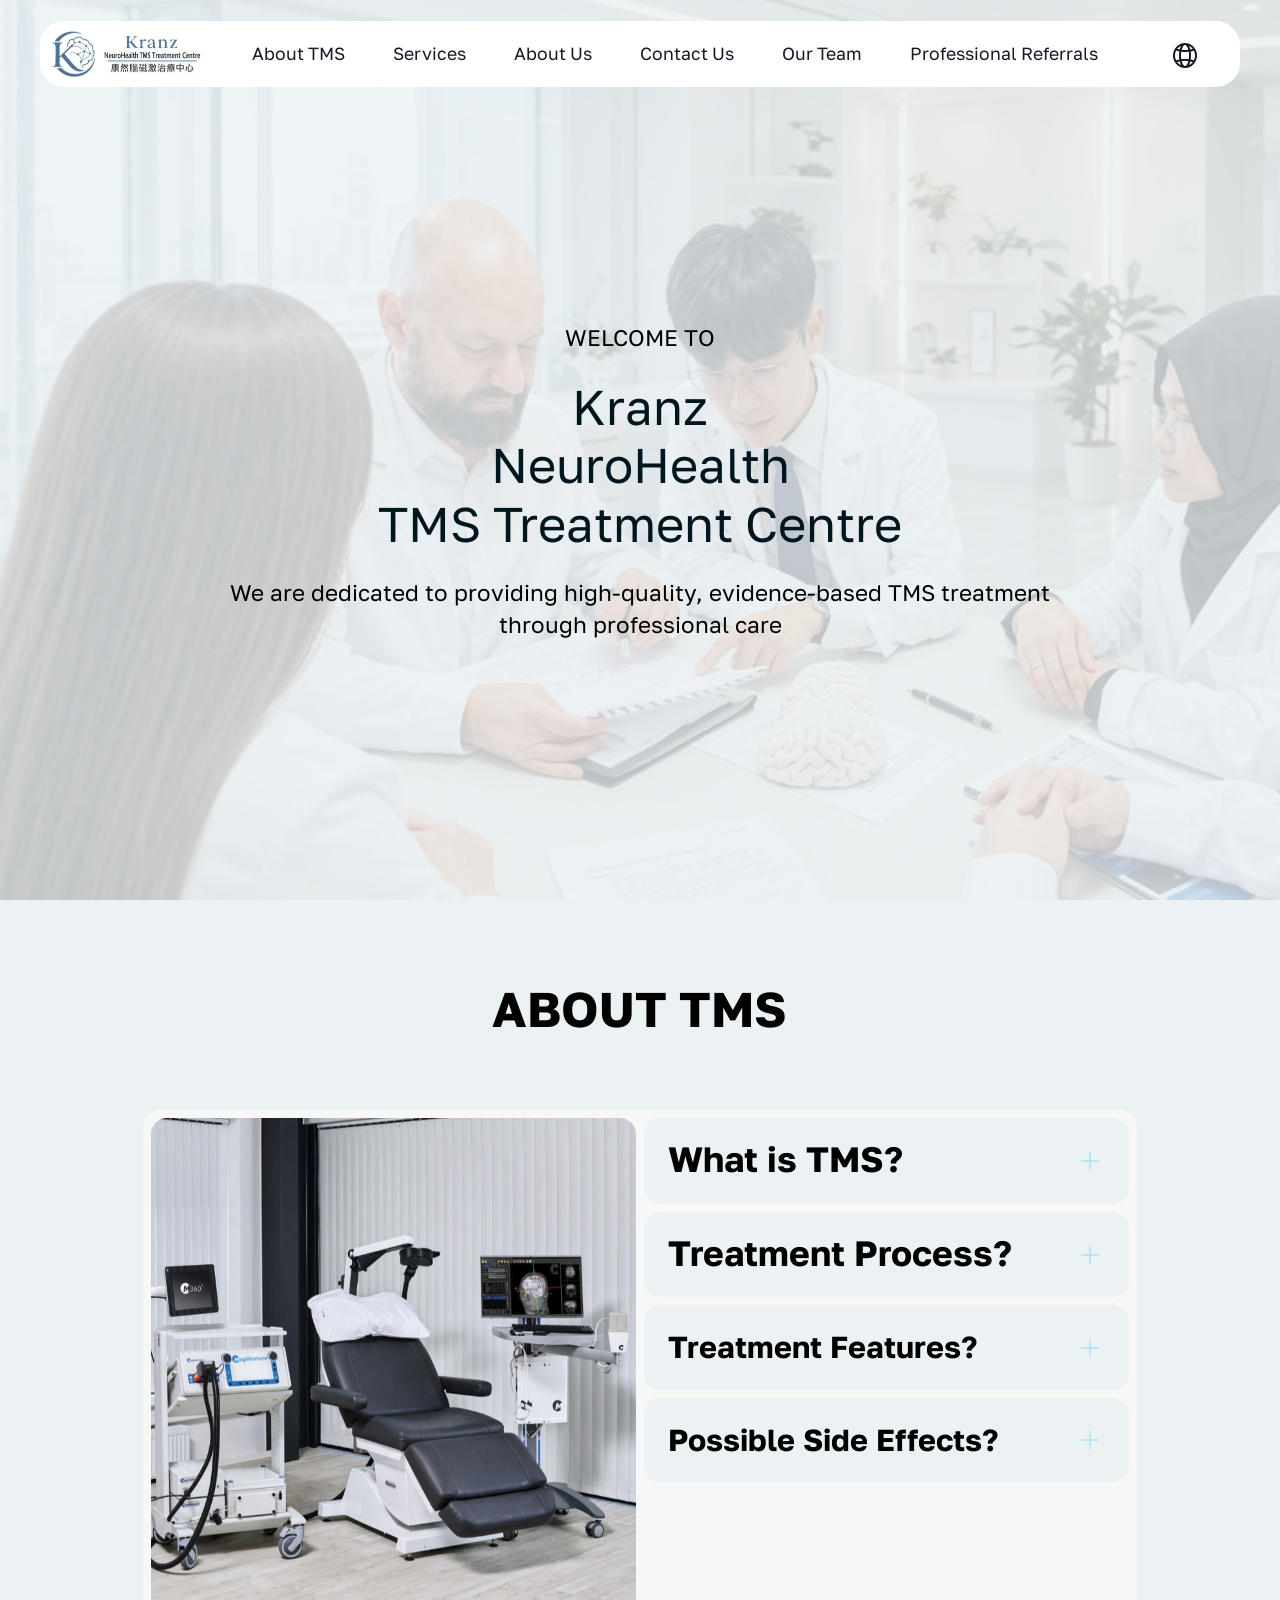
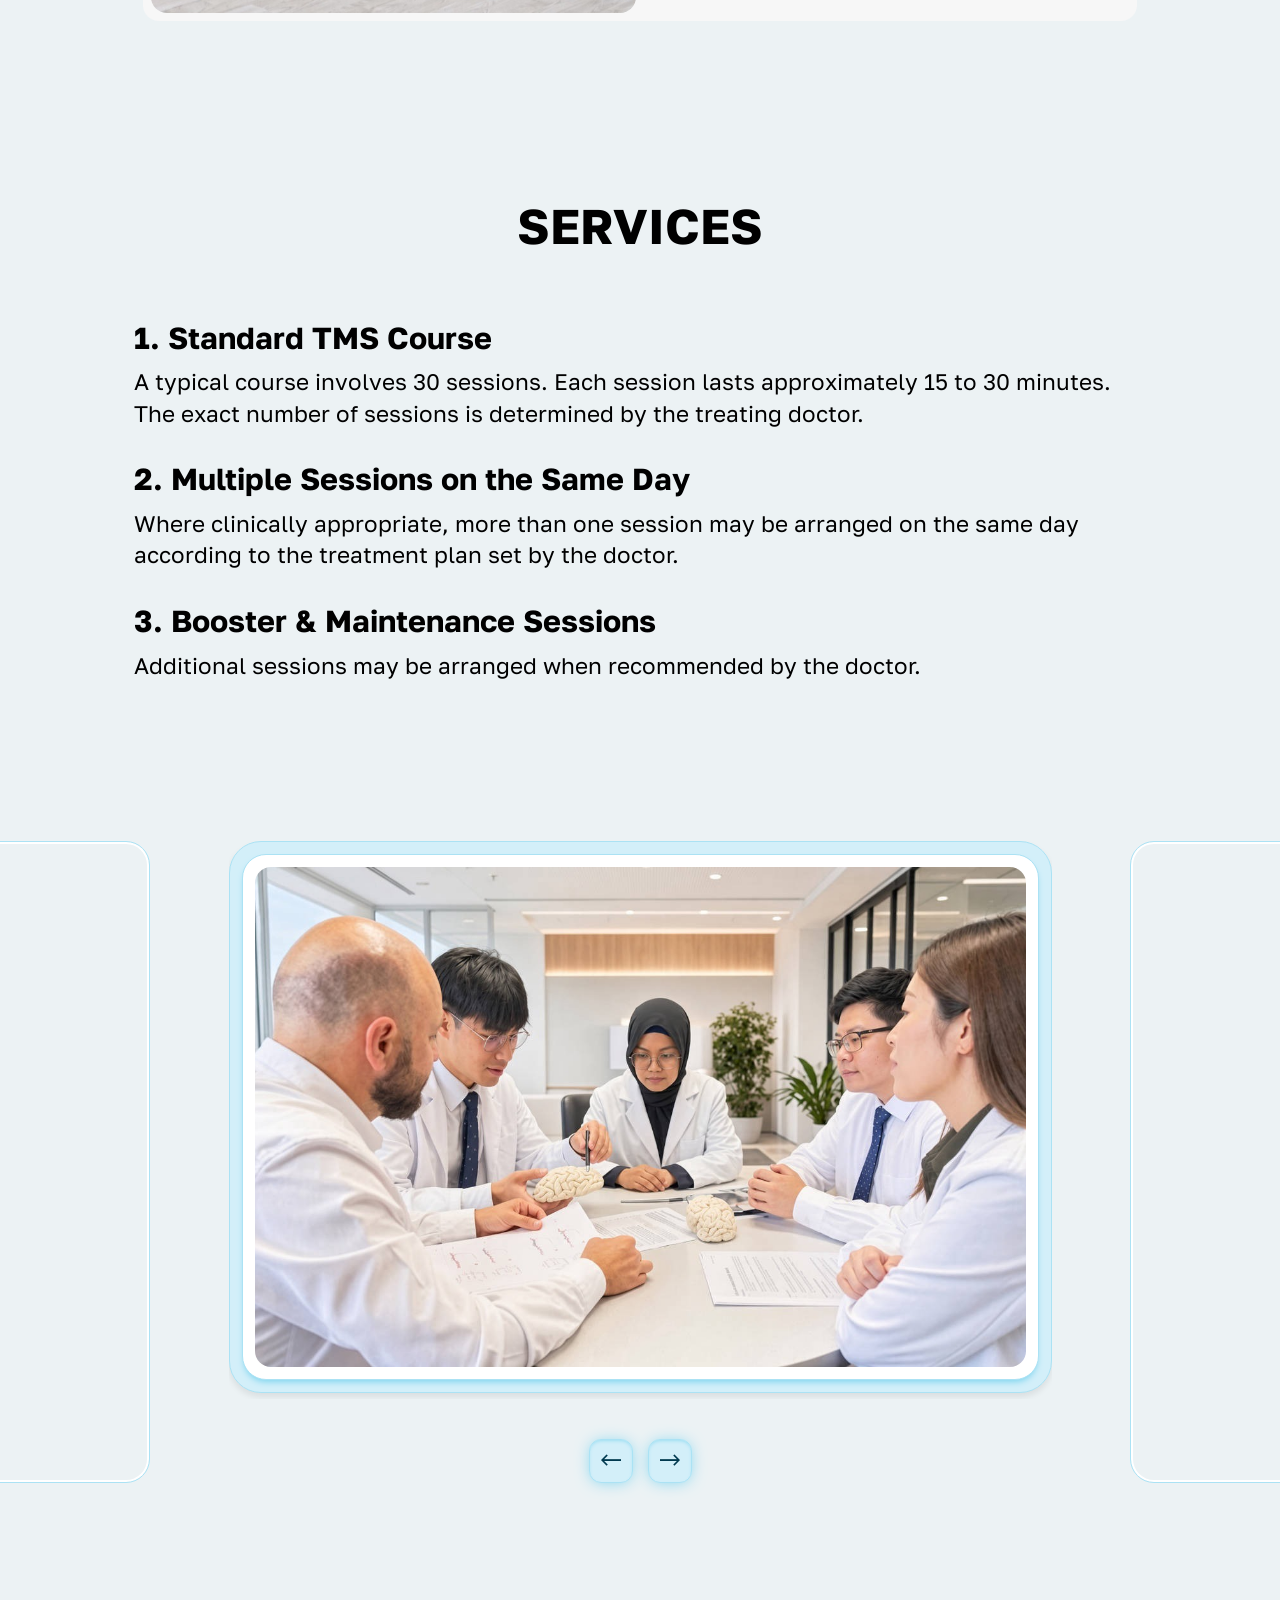
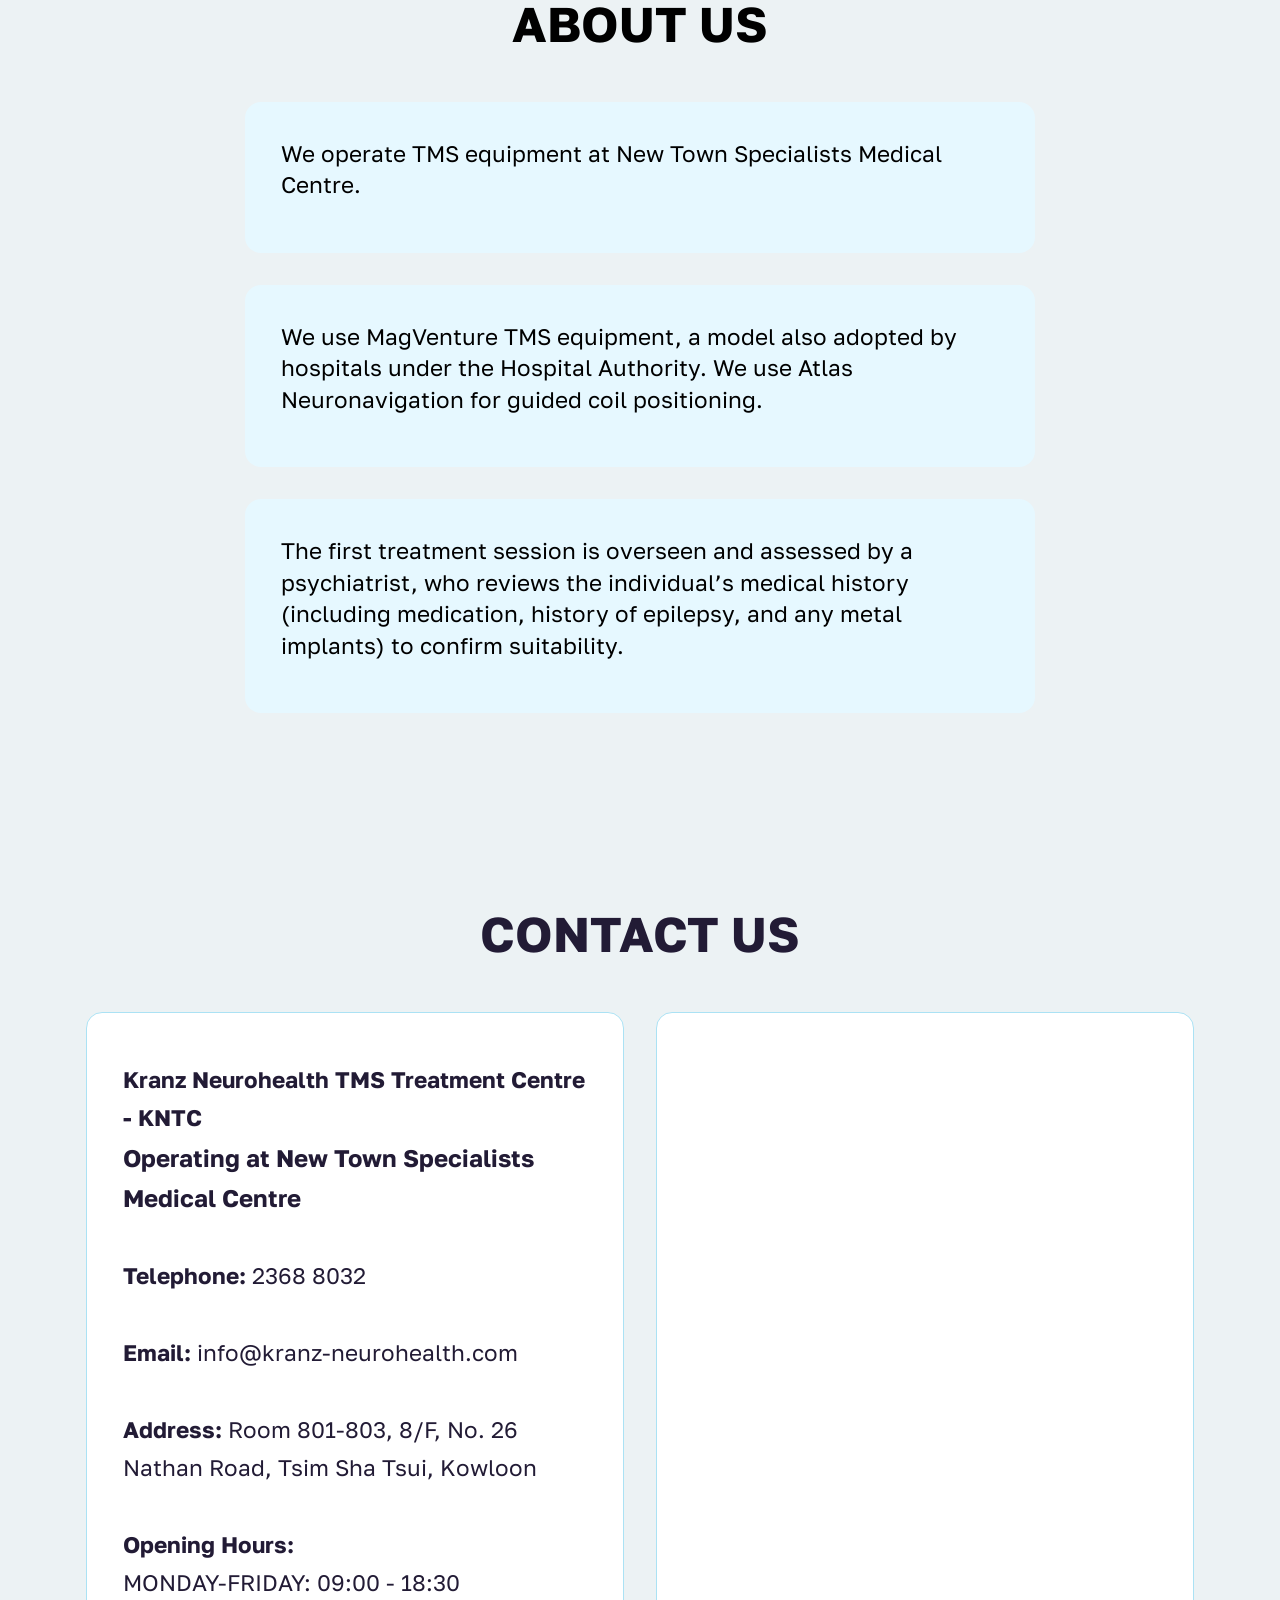
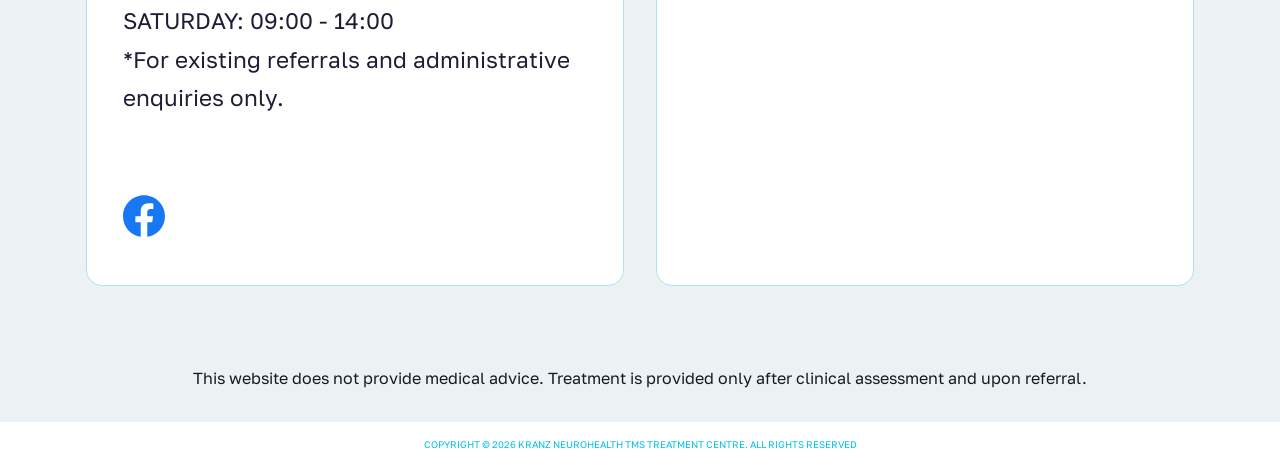
<file: index.html>
<!DOCTYPE html>
<html  >
<head>
  
  <meta charset="UTF-8">
  <meta http-equiv="X-UA-Compatible" content="IE=edge">
  
  <meta name="twitter:card" content="summary_large_image"/>
  <meta name="twitter:image:src" content="assets/images/index-meta.jpeg">
  <meta property="og:image" content="assets/images/index-meta.jpeg">
  <meta name="twitter:title" content="Kranz NeuroHealth TMS Treatment Centre">
  <meta name="viewport" content="width=device-width, initial-scale=1, minimum-scale=1">
  <link rel="shortcut icon" href="assets/images/img-8037-300x97.jpeg" type="image/x-icon">
  <meta name="description" content="At Kranz NeuroHealth TMS Treatment Centre offers high-quality, evidence-based TMS treatment through professional care.">
  
  
  <title>Kranz NeuroHealth TMS Treatment Centre</title>
  <link rel="stylesheet" href="assets/web/assets/mobirise-icons2/mobirise2.css">
  <link rel="stylesheet" href="assets/bootstrap/css/bootstrap.min.css">
  <link rel="stylesheet" href="assets/parallax/jarallax.css">
  <link rel="stylesheet" href="assets/dropdown/css/style.css">
  <link rel="stylesheet" href="assets/theme/css/style.css">
  <link rel="preload" href="https://fonts.googleapis.com/css2?family=Golos+Text:wght@400;700&display=swap&display=swap" as="style" onload="this.onload=null;this.rel='stylesheet'">
  <noscript><link rel="stylesheet" href="https://fonts.googleapis.com/css2?family=Golos+Text:wght@400;700&display=swap&display=swap"></noscript>
  <link rel="preload" as="style" href="assets/mobirise/css/mbr-additional.css?v=IdeX5q"><link rel="stylesheet" href="assets/mobirise/css/mbr-additional.css?v=IdeX5q" type="text/css">

  
  
  
</head>
<body>
  
  <section data-bs-version="5.1" class="menu menu1 choicem5 cid-vuNDZy7DOl" once="menu" id="menu01-26">
	

	<nav class="navbar navbar-dropdown navbar-fixed-top navbar-expand-lg">
		<div class="middle-radius container-fluid">
			<div class="navbar-brand">
				<span class="navbar-logo">
					<a href="index.html#top">
						<img src="assets/images/img-8037-300x97.jpeg" alt="" style="height: 3.5rem;">
					</a>
				</span>
				
			</div>
			<button class="navbar-toggler" type="button" data-toggle="collapse" data-bs-toggle="collapse" data-target="#navbarSupportedContent" data-bs-target="#navbarSupportedContent" aria-controls="navbarNavAltMarkup" aria-expanded="false" aria-label="Toggle navigation">
				<div class="hamburger">
					<span></span>
					<span></span>
					<span></span>
					<span></span>
				</div>
			</button>
			<div class="collapse navbar-collapse" id="navbarSupportedContent">
				<ul class="navbar-nav nav-dropdown nav-right" data-app-modern-menu="true"><li class="nav-item">
						<a class="nav-link link text-black show text-primary display-4" href="index.html#list01-19" aria-expanded="false">About TMS</a>
					</li>
					<li class="nav-item">
						<a class="nav-link link text-black text-primary display-4" href="index.html#aarticle2-1d">Services</a>
					</li><li class="nav-item"><a class="nav-link link text-black text-primary display-4" href="index.html#list05-1k">About Us</a></li><li class="nav-item"><a class="nav-link link text-black text-primary display-4" href="index.html#contacts2-28">Contact Us</a></li><li class="nav-item"><a class="nav-link link text-black text-primary display-4" href="page5.html#article01-4n">Our Team</a></li><li class="nav-item"><a class="nav-link link text-black text-primary display-4" href="page6.html#menu01-4c">Professional Referrals</a></li></ul>
				<div class="icons-menu">
					<a class="iconfont-wrapper" href="page1.html#header02-2m">
						<span class="p-2 mbr-iconfont mobi-mbri-globe-2 mobi-mbri"></span>
					</a>
					
					
					
				</div>
				
			</div>
		</div>
	</nav>
</section>

<section data-bs-version="5.1" class="header02 choicem5 cid-vtWvacGw2H mbr-fullscreen mbr-parallax-background" id="hero-3-vtWvacGw2H">
    

    
    <div class="mbr-overlay" style="opacity: 0.8; background-color: rgb(236, 242, 244);"></div>

    <div class="container">

        <div class="row justify-content-center content-wrap">
            <div class="col-12">
                
                <div class="content-wrapper">
                    <p class="mbr-label mbr-fonts-style display-7"><br><br><br>Welcome To</p>
                    <h2 class="mbr-section-title mbr-fonts-style display-2">Kranz <br>NeuroHealth <br>TMS Treatment Centre</h2>
                    <p class="mbr-text mbr-fonts-style display-7">We are dedicated to providing high-quality, evidence-based TMS treatment through professional care</p>
                    
                    
                </div>
            </div>
        </div>
    </div>
</section>

<section data-bs-version="5.1" class="list01 renderm5 cid-vuMRGZ7wG6" id="list01-19">
    

    
    

    <div class="container-fluid">
        <div class="row justify-content-center">
            <div class="col-12 col-lg-10 justify-content-center">
                <div class="content-wrapper">
                    <div class="row justify-content-center">
                        <div class="col-12">
                            <div class="content-wrap">
                                
                                <div class="title-wrapper">
                                    <h2 class="mbr-section-title mbr-fonts-style display-2"><strong>ABOUT TMS</strong></h2>
                                </div>
                                <div class="text-wrapper">
                                    
                                </div>
                            </div>
                            <div class="card-wrapper">
                                <div class="image-wrapper">
                                    <img src="assets/images/ga6cu-1034x769.jpeg" alt="">
                                </div>
                                <div id="bootstrap-accordion_2" class="panel-group accordionStyles accordion" role="tablist" aria-multiselectable="true">
                                    <div class="card">
                                        <div class="card-header" role="tab" id="headingOne">
                                            <a role="button" class="panel-title collapsed" data-toggle="collapse" data-bs-toggle="collapse" data-core="" href="#collapse1_2" aria-expanded="false" aria-controls="collapse1">
                                                <h4 class="panel-title-edit mbr-fonts-style display-5">
                                                    
                                                <div><span style="font-size: 2.2rem; background-color: transparent;"><strong>What is TMS?</strong></span><br></div></h4>
                                                <div class="icon-wrapper">
                                                    <span class="sign mobi-mbri mobi-mbri-plus mbr-iconfont"></span>
                                                </div>
                                            </a>
                                        </div>
                                        <div id="collapse1_2" class="panel-collapse noScroll collapse" role="tabpanel" aria-labelledby="headingOne" data-parent="#accordion" data-bs-parent="#bootstrap-accordion_2">
                                            <div class="panel-body">
                                                <p class="panel-text mbr-fonts-style display-4">
                                                    Transcranial Magnetic Stimulation (TMS) is a non-invasive procedure that uses an electromagnetic coil to deliver magnetic pulses to targeted areas of the brain. The equipment we use is FDA-cleared and CE-marked, and has been in clinical use for more than 20 years, including in Hospital Authority hospitals in Hong Kong.
                                                </p>
                                                
                                                
                                            </div>
                                        </div>
                                    </div>
                                    <div class="card">
                                        <div class="card-header" role="tab" id="headingTwo">
                                            <a role="button" class="panel-title collapsed" data-toggle="collapse" data-bs-toggle="collapse" data-core="" href="#collapse2_2" aria-expanded="false" aria-controls="collapse2">
                                                <h4 class="panel-title-edit mbr-fonts-style display-5">
                                                    
                                                <div><span style="font-size: 2.2rem; background-color: transparent;"><strong>Treatment Process?</strong></span><br></div></h4>
                                                <div class="icon-wrapper">
                                                    <span class="sign mobi-mbri mobi-mbri-plus mbr-iconfont"></span>
                                                </div>
                                            </a>
                                        </div>
                                        <div id="collapse2_2" class="panel-collapse noScroll collapse" role="tabpanel" aria-labelledby="headingTwo" data-parent="#accordion" data-bs-parent="#bootstrap-accordion_2">
                                            <div class="panel-body">
                                                <p class="panel-text mbr-fonts-style display-4">TMS treatment is provided on a referral-only basis. TMS treatment is delivered in a series of sessions. The exact number and schedule are determined by the treating doctor. Please refer to the Services section below for more details on the available treatment options. <br><br>Clinical assessment and treatment decisions are made by the patient's treating doctor.&nbsp;</p>
                                                
                                                
                                            </div>
                                        </div>
                                    </div>
                                    <div class="card">
                                        <div class="card-header" role="tab" id="headingThree">
                                            <a role="button" class="panel-title collapsed" data-toggle="collapse" data-bs-toggle="collapse" data-core="" href="#collapse3_2" aria-expanded="false" aria-controls="collapse3">
                                                <h4 class="panel-title-edit mbr-fonts-style display-5">
                                                    
                                                <div><strong>Treatment Features?</strong></div></h4>
                                                <div class="icon-wrapper">
                                                    <span class="sign mobi-mbri mobi-mbri-plus mbr-iconfont"></span>
                                                </div>
                                            </a>
                                        </div>
                                        <div id="collapse3_2" class="panel-collapse noScroll collapse" role="tabpanel" aria-labelledby="headingThree" data-parent="#accordion" data-bs-parent="#bootstrap-accordion_2">
                                            <div class="panel-body">
                                                <p class="panel-text mbr-fonts-style display-4">•	Non-invasive: No anaesthesia is required; the patient remains awake throughout the procedure
<br>•	No recovery period: Patients can resume daily activities after each session&nbsp;<br></p>
                                                
                                                
                                            </div>
                                        </div>
                                    </div>
                                    <div class="card">
                                        <div class="card-header" role="tab" id="headingFour">
                                            <a role="button" class="panel-title collapsed" data-toggle="collapse" data-bs-toggle="collapse" data-core="" href="#collapse4_2" aria-expanded="false" aria-controls="collapse4">
                                                <h4 class="panel-title-edit mbr-fonts-style display-5">
                                                    
                                                <div><strong>Possible Side Effects?</strong></div></h4>
                                                <div class="icon-wrapper">
                                                    <span class="sign mobi-mbri mobi-mbri-plus mbr-iconfont"></span>
                                                </div>
                                            </a>
                                        </div>
                                        <div id="collapse4_2" class="panel-collapse noScroll collapse" role="tabpanel" aria-labelledby="headingFour" data-parent="#accordion" data-bs-parent="#bootstrap-accordion_2">
                                            <div class="panel-body">
                                                <p class="panel-text mbr-fonts-style display-4">Some people may experience mild and temporary effects, such as:
<br>•	Facial muscle twitching
<br>•	Scalp discomfort at the treatment site
<br>•	Headache
<br>•	Dizziness
<br>Seizure is a rare side effect when treatment is delivered according to established safety guidelines.&nbsp;<br></p>
                                                
                                                
                                            </div>
                                        </div>
                                    </div>
                                    
                                    
                                </div>
                            </div>
                        </div>
                    </div>
                </div>
            </div>
        </div>
    </div>
</section>

<section data-bs-version="5.1" class="article2 cid-vuMWkCApmq" id="aarticle2-1d">

    

    
    

    <div class="container">
        <div class="row justify-content-center">
            <div class="col-12 col-lg-11 align-left">
                <h1 class="mbr-section-title mbr-fonts-style mbr-white display-2"><strong>SERVICES</strong></h1>
                <div class="item-wrap">
                    <h2 class="mbr-section-subtitle mbr-fonts-style mbr-white mb-0 display-5">
                        <strong>
                            1. Standard TMS Course</strong></h2>
                    <p class="mbr-text mbr-white mbr-fonts-style display-7">
                        A typical course involves 30 sessions. Each session lasts approximately 15 to 30 minutes. The exact number of sessions is determined by the treating doctor.
                    </p>
                </div>

                <div class="item-wrap">
                    <h2 class="mbr-section-subtitle mbr-fonts-style mbr-white mb-0 display-5"><strong>2. Multiple Sessions on the Same Day</strong></h2>
                    <p class="mbr-text mbr-white mbr-fonts-style display-7">
                        Where clinically appropriate, more than one session may be arranged on the same day according to the treatment plan set by the doctor.
                    </p>
                </div>
                <div class="item-wrap">
                    <h2 class="mbr-section-subtitle mbr-fonts-style mbr-white mb-0 display-5">
                        <strong>
                            3. Booster &amp; Maintenance Sessions</strong></h2>
                    <p class="mbr-text mbr-white mbr-fonts-style display-7">Additional sessions may be arranged when recommended by the doctor.
                    </p>
                </div>
                
                
                
                
                
                
                

            </div>
        </div>
    </div>
</section>

<section data-bs-version="5.1" class="gallery01 mbr-embla choicem5 cid-vuCGDkS3Bb" id="gallery01-o">

    
    

    <div class="decor-wrapper decoration_1">
        <div class="decor decor_1 middle-radius"></div>
    </div>
    <div class="container">
        <div class="row justify-content-center content-wrapper">
            <div class="col-12 col-lg-9">
                <div class="embla" data-skip-snaps="true" data-align="center" data-contain-scroll="trimSnaps" data-loop="true" data-auto-play="true" data-auto-play-interval="3" data-draggable="true">
                    <div class="embla__viewport container">
                        <div class="embla__container">
                            <div class="embla__slide slider-image item active">
                                <div class="slide-content large-radius">
                                    <div class="item-wrapper middle-radius">
                                        <div class="item-img">
                                            <img src="assets/images/group202-1312x784.jpeg" alt="" data-slide-to="0" data-bs-slide-to="0">
                                        </div>
                                    </div>
                                </div>
                            </div><div class="embla__slide slider-image item">
                                <div class="slide-content large-radius">
                                    <div class="item-wrapper middle-radius">
                                        <div class="item-img">
                                            <img src="assets/images/group201-1152x864.jpeg" alt="" data-slide-to="1" data-bs-slide-to="1">
                                        </div>
                                    </div>
                                </div>
                            </div><div class="embla__slide slider-image item">
                                <div class="slide-content large-radius">
                                    <div class="item-wrapper middle-radius">
                                        <div class="item-img">
                                            <img src="assets/images/ga6cu-1184x880.jpeg" alt="" data-slide-to="2" data-bs-slide-to="2">
                                        </div>
                                    </div>
                                </div>
                            </div>
                            
                            
                        </div>
                    </div>
                    <button class="embla__button embla__button--prev next-radius">
                        <span class="mobi-mbri mobi-mbri-left mbr-iconfont" aria-hidden="true"></span>
                        <span class="sr-only visually-hidden visually-hidden visually-hidden">Previous</span>
                    </button>
                    <button class="embla__button embla__button--next next-radius">
                        <span class="mobi-mbri mobi-mbri-right mbr-iconfont" aria-hidden="true"></span>
                        <span class="sr-only visually-hidden visually-hidden visually-hidden">Next</span>
                    </button>
                </div>
            </div>
        </div>
    </div>
    <div class="decor-wrapper decoration_2">
        <div class="decor decor_2 middle-radius"></div>
    </div>
</section>

<section data-bs-version="5.1" class="list05 cid-vuN26SQCuy" id="list05-1k">
    
    <div class="container-fluid">
        <div class="col-12 mb-5 content-head">
            <h3 class="mbr-section-title mbr-fonts-style align-center mb-0 display-2"><strong>ABOUT US</strong></h3>
            
        </div>
        <div class="row justify-content-center ">
            <div class="col-12 col-lg-8">
                <div class="item features-without-image col-12 active">
                    <div class="item-wrapper">
                        
                        <p class="mbr-text mbr-fonts-style mt-0 mb-3 display-7">We operate TMS equipment at New Town Specialists Medical Centre.
                        </p>
                    </div>
                </div>
                <div class="item features-without-image col-12">
                    <div class="item-wrapper">
                        
                        <p class="mbr-text mbr-fonts-style mt-0 mb-3 display-7">
                            We use MagVenture TMS equipment, a model also adopted by hospitals under the Hospital Authority. We use Atlas Neuronavigation for guided coil positioning.
                        </p>
                    </div>
                </div>
                <div class="item features-without-image col-12">
                    <div class="item-wrapper">
                        
                        <p class="mbr-text mbr-fonts-style mt-0 mb-3 display-7">
                            The first treatment session is overseen and assessed by a psychiatrist, who reviews the individual’s medical history (including medication, history of epilepsy, and any metal implants) to confirm suitability.
                        </p>
                    </div>
                </div>
            </div>
        </div>
    </div>
</section>

<section data-bs-version="5.1" class="talkm5 contacts2 map1 cid-vuSYTqoRsc" id="contacts2-28">

    

    
    <div class="container">
        <div class="row justify-content-center">
            <div class="col-12 content-head">
                <div class="mbr-section-head mb-5">
                    <h3 class="mbr-section-title mbr-fonts-style align-center mb-0 display-2"><strong>CONTACT US</strong></h3>
                </div>
            </div>
        </div>
        <div class="row justify-content-center">
            <div class="card col-12 col-md-12 col-lg-6">
                <div class="card-wrapper">
                    <div class="text-wrapper">
                        
                        <ul class="list mbr-fonts-style display-7">
                            <li class="mbr-text item-wrap"><strong>Kranz Neurohealth TMS Treatment Centre - KNTC</strong></li><li class="mbr-text item-wrap"><strong style="font-size: 1.5rem;">Operating at New Town Specialists Medical Centre</strong><br></li><li class="mbr-text item-wrap"><strong><br></strong></li><li class="mbr-text item-wrap"><strong>Telephone:</strong>&nbsp;2368 8032</li><li class="mbr-text item-wrap"><br></li>
                            <li class="mbr-text item-wrap"><strong>Email:</strong>&nbsp;info@kranz-neurohealth.com</li><li class="mbr-text item-wrap"><br></li>
                            <li class="mbr-text item-wrap"><strong>Address:</strong> Room 801-803, 8/F, No. 26 Nathan Road, Tsim Sha Tsui, Kowloon</li><li class="mbr-text item-wrap"><br></li>
                            <li class="mbr-text item-wrap"><strong>Opening Hours: </strong></li><li class="mbr-text item-wrap">MONDAY-FRIDAY: 09:00 - 18:30
</li><li class="mbr-text item-wrap">SATURDAY: 09:00 - 14:00</li><li class="mbr-text item-wrap">*For existing referrals and administrative enquiries only.</li>
<br><br>
<div style="text-align: left; margin-top: 15px;">
  <a href="https://facebook.com/kranzneurohealth" target="_blank" rel="noopener">
    <svg xmlns="http://www.w3.org/2000/svg" width="42" height="42" viewBox="0 0 24 24" fill="#1877F2">
      <path d="M24 12.073c0-6.627-5.373-12-12-12s-12 5.373-12 12c0 5.99 4.388 10.954 10.125 11.854v-8.385H7.078v-3.47h3.047V9.43c0-3.007 1.792-4.669 4.533-4.669 1.312 0 2.686.235 2.686.235v2.953H15.83c-1.491 0-1.956.925-1.956 1.874v2.25h3.328l-.532 3.47h-2.796v8.385C19.612 23.027 24 18.062 24 12.073z"></path>
    </svg>
  </a>
</div>
                        </ul>
                    </div>
                </div>
            </div>
            <div class="col-md-12 col-lg-6">
                <div class="card-wrapper p-0 map-wrapper">
                    <div class="google-map"><iframe frameborder="0" style="border:0" src="https://www.google.com/maps/embed?pb=!1m18!1m12!1m3!1d3691.5276346304636!2d114.17004808131723!3d22.295876429085176!2m3!1f0!2f0!3f0!3m2!1i1024!2i768!4f13.1!3m3!1m2!1s0x340400f23dc236ef%3A0x73a786a5928338ed!2z5paw6YO95bCI56eR6Yar55mC5Lit5b-DICjlsJbmspnlkoApIE5ldyBUb3duIFNwZWNpYWxpc3QgTWVkaWNhbCBDZW50cmUgKFRzaW0gU2hhIFRzdWkp!5e0!3m2!1szh-TW!2shk!4v1788323181252!5m2!1szh-TW!2shk" allowfullscreen=""></iframe></div>
                </div>
            </div>
        </div>
    </div>
</section>

<section data-bs-version="5.1" class="article01 choicem5 cid-vv560NxvR7" id="article01-2k">
    

    
    

    
    <div class="container-fluid">
        <div class="row justify-content-center">
            <div class="col-12">
                <div class="content-wrapper">
                    
                    
                    <h2 class="mbr-section-title mbr-fonts-style text-1">This website does not provide medical advice. Treatment is provided only after clinical assessment and upon referral.</h2>
                    
                </div>
            </div>
        </div>
    </div>
    
</section>

<section data-bs-version="5.1" class="footer01 choicem5 cid-vtWvacQwGy" once="footers" id="footer-1-vtWvacQwGy">
    

    
    

    <div class="container-fluid">
        <div class="row justify-content-center">
            <div class="col-12 col-lg-9">
                <div class="content-wrapper">
                    
                    
                    
                    <p class="mbr-copy mbr-fonts-style footer">copyright © 2026 Kranz NeuroHealth TMS Treatment Centre. all rights reserved</p>
                </div>
            </div>
        </div>
    </div>
</section>


<script src="assets/bootstrap/js/bootstrap.bundle.min.js"></script>
  <script src="assets/parallax/jarallax.js"></script>
  <script src="assets/smoothscroll/smooth-scroll.js"></script>
  <script src="assets/ytplayer/index.js"></script>
  <script src="assets/dropdown/js/navbar-dropdown.js"></script>
  <script src="assets/mbr-switch-arrow/mbr-switch-arrow.js"></script>
  <script src="assets/embla/embla.min.js"></script>
  <script src="assets/embla/script.js"></script>
  <script src="assets/theme/js/script.js"></script>
  
  
  
</body>
</html>
</file>
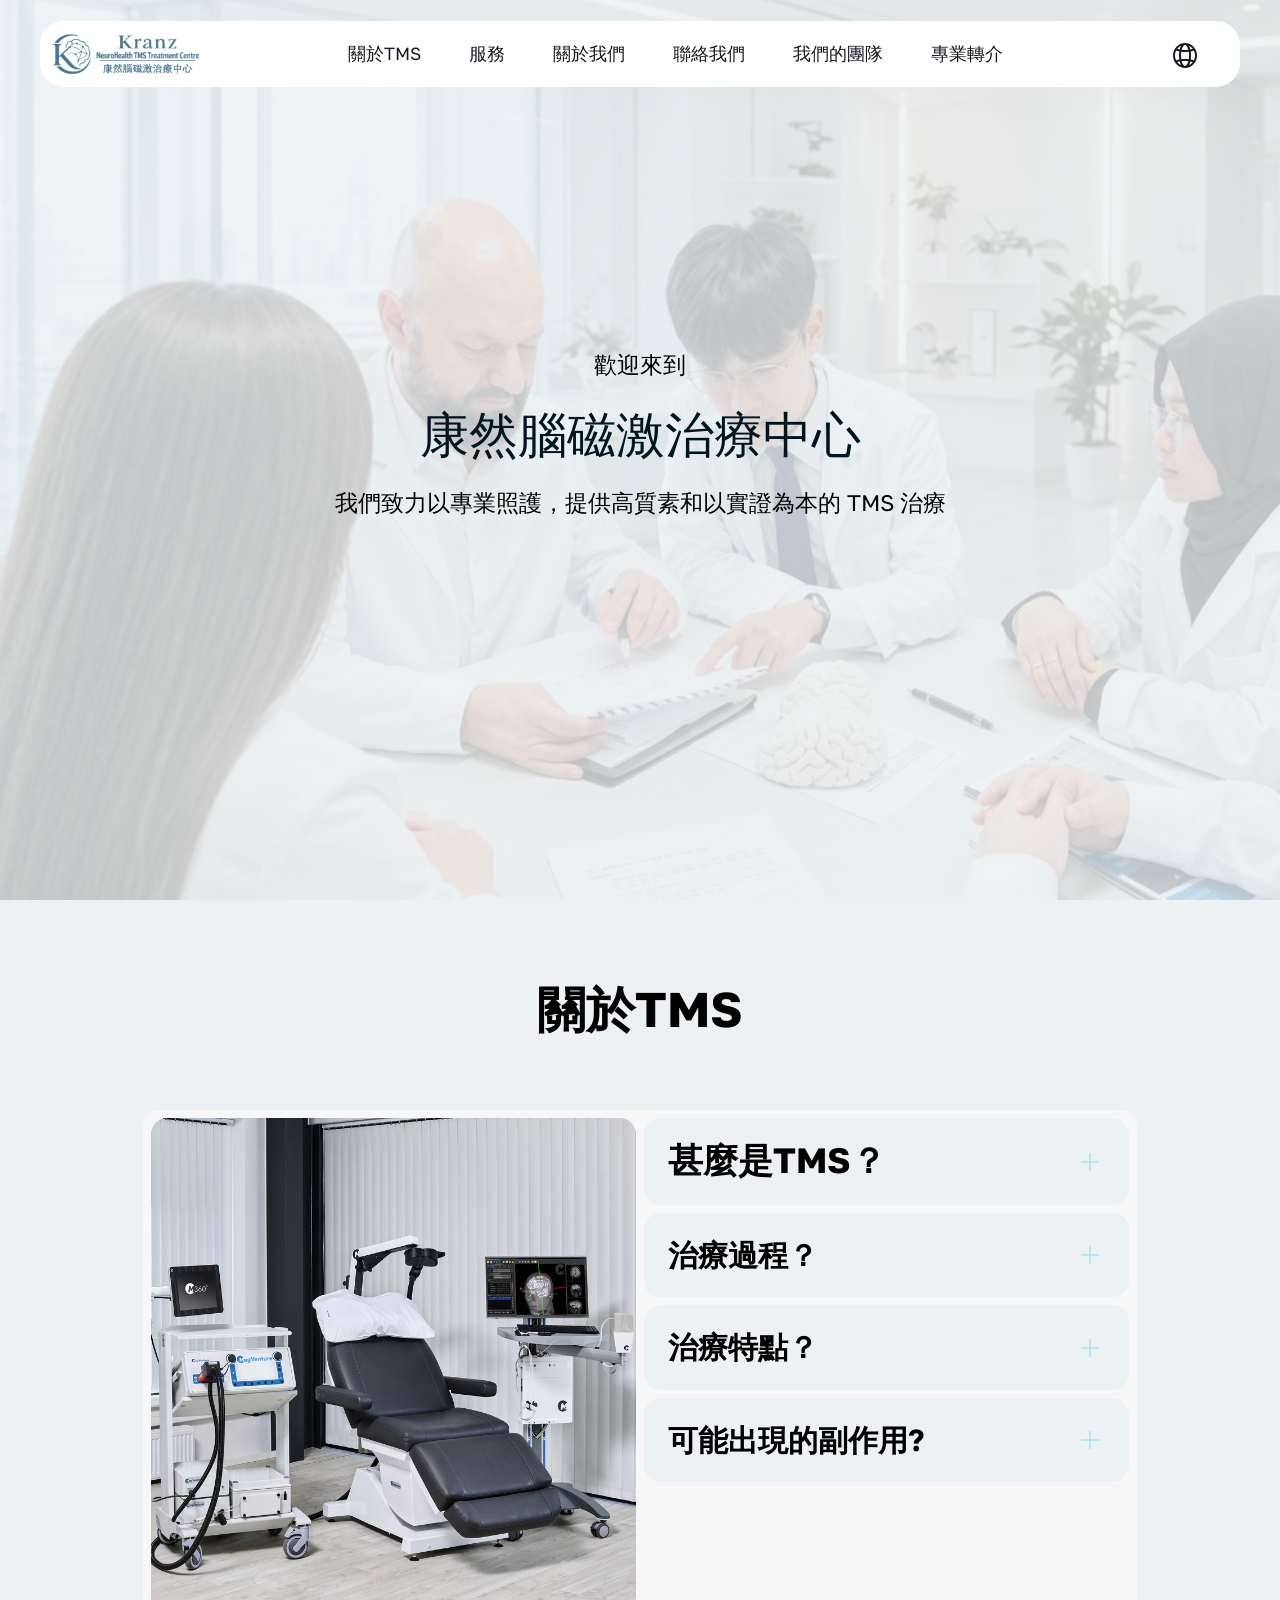
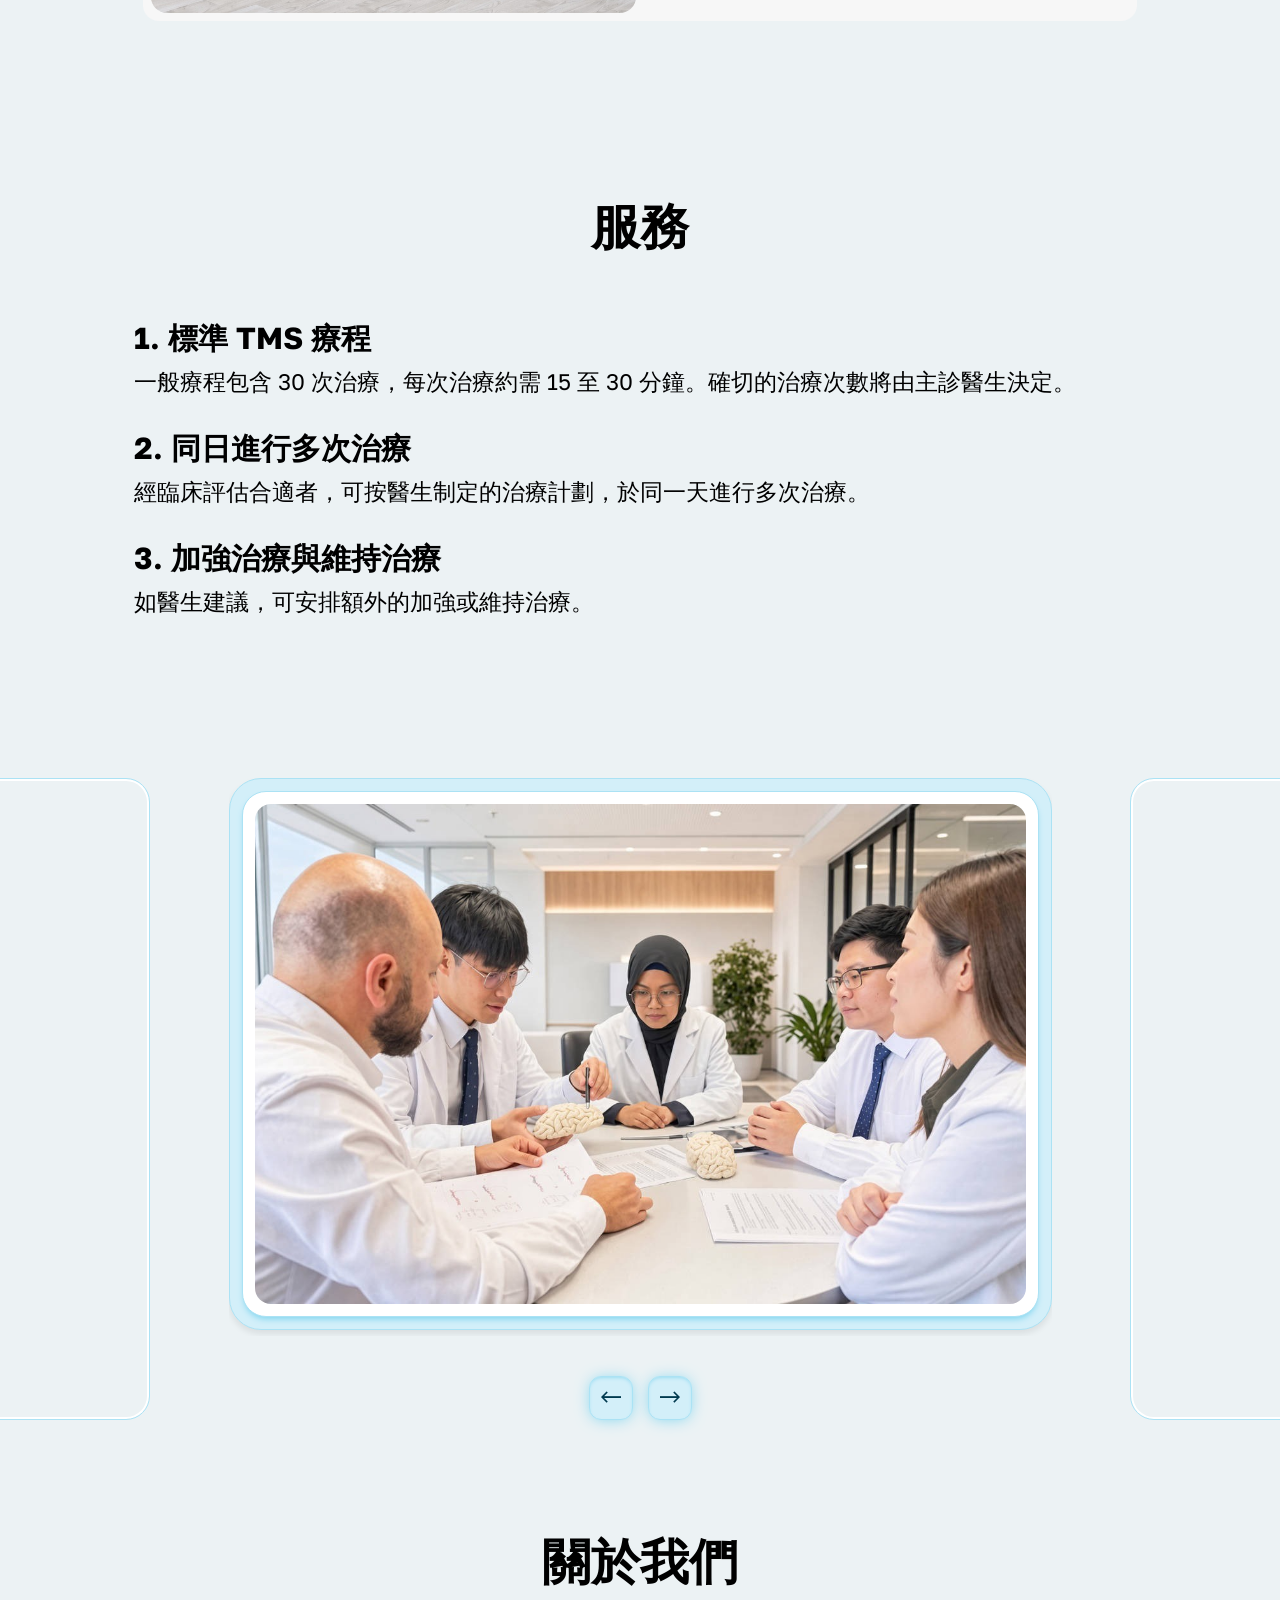
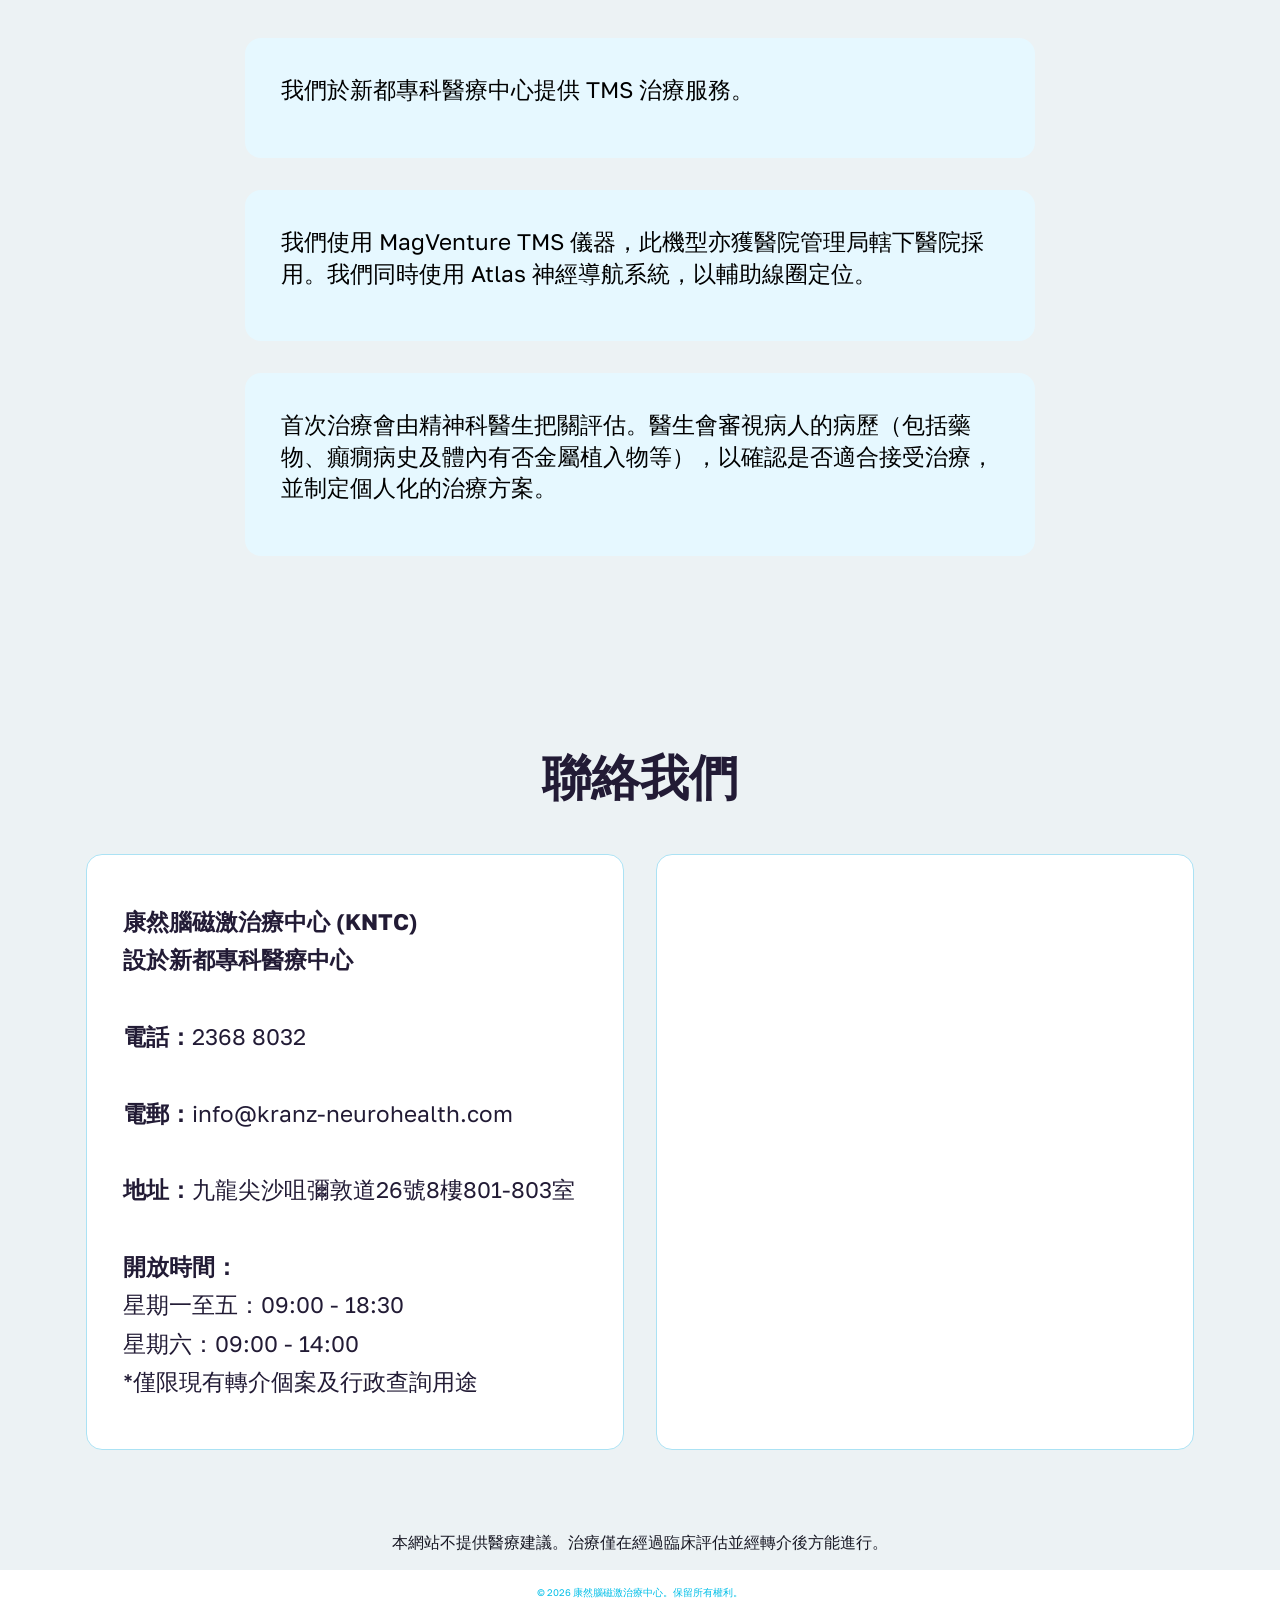
<file: page1.html>
<!DOCTYPE html>
<html  >
<head>
  
  <meta charset="UTF-8">
  <meta http-equiv="X-UA-Compatible" content="IE=edge">
  
  <meta name="twitter:card" content="summary_large_image"/>
  <meta name="twitter:image:src" content="assets/images/page1-meta.jpeg">
  <meta property="og:image" content="assets/images/page1-meta.jpeg">
  <meta name="twitter:title" content="康然腦磁激治療中心">
  <meta name="viewport" content="width=device-width, initial-scale=1, minimum-scale=1">
  <link rel="shortcut icon" href="assets/images/img-8037-300x97.jpeg" type="image/x-icon">
  <meta name="description" content="康然腦磁激治療中心提供高質素和以實證為本的 TMS 治療。">
  
  
  <title>康然腦磁激治療中心</title>
  <link rel="stylesheet" href="assets/web/assets/mobirise-icons2/mobirise2.css">
  <link rel="stylesheet" href="assets/bootstrap/css/bootstrap.min.css">
  <link rel="stylesheet" href="assets/parallax/jarallax.css">
  <link rel="stylesheet" href="assets/dropdown/css/style.css">
  <link rel="stylesheet" href="assets/theme/css/style.css">
  <link rel="preload" href="https://fonts.googleapis.com/css2?family=Golos+Text:wght@400;700&display=swap&display=swap" as="style" onload="this.onload=null;this.rel='stylesheet'">
  <noscript><link rel="stylesheet" href="https://fonts.googleapis.com/css2?family=Golos+Text:wght@400;700&display=swap&display=swap"></noscript>
  <link rel="preload" as="style" href="assets/mobirise/css/mbr-additional.css?v=2gsfMa"><link rel="stylesheet" href="assets/mobirise/css/mbr-additional.css?v=2gsfMa" type="text/css">

  
  
  
</head>
<body>
  
  <section data-bs-version="5.1" class="menu menu1 choicem5 cid-vv58rs4Vr1" once="menu" id="menu01-2l">
	

	<nav class="navbar navbar-dropdown navbar-fixed-top navbar-expand-lg">
		<div class="middle-radius container-fluid">
			<div class="navbar-brand">
				<span class="navbar-logo">
					<a href="index.html#top">
						<img src="assets/images/logo-477x129.jpeg" alt="" style="height: 3.5rem;">
					</a>
				</span>
				
			</div>
			<button class="navbar-toggler" type="button" data-toggle="collapse" data-bs-toggle="collapse" data-target="#navbarSupportedContent" data-bs-target="#navbarSupportedContent" aria-controls="navbarNavAltMarkup" aria-expanded="false" aria-label="Toggle navigation">
				<div class="hamburger">
					<span></span>
					<span></span>
					<span></span>
					<span></span>
				</div>
			</button>
			<div class="collapse navbar-collapse" id="navbarSupportedContent">
				<ul class="navbar-nav nav-dropdown nav-right" data-app-modern-menu="true"><li class="nav-item">
						<a class="nav-link link text-black show text-primary display-4" href="page1.html#list01-2n" aria-expanded="false">關於TMS</a>
					</li>
					<li class="nav-item">
						<a class="nav-link link text-black text-primary display-4" href="page1.html#aarticle2-2o">服務</a>
					</li><li class="nav-item"><a class="nav-link link text-black text-primary display-4" href="page1.html#list05-2q">關於我們</a></li><li class="nav-item"><a class="nav-link link text-black text-primary display-4" href="page1.html#contacts2-2t">聯絡我們</a></li><li class="nav-item"><a class="nav-link link text-black text-primary display-4" href="page4.html#article01-4z">我們的團隊</a></li><li class="nav-item"><a class="nav-link link text-black text-primary display-4" href="page7.html#header02-59">專業轉介</a></li></ul>
				<div class="icons-menu">
					<a class="iconfont-wrapper" href="index.html#hero-3-vtWvacGw2H">
						<span class="p-2 mbr-iconfont mobi-mbri-globe-2 mobi-mbri"></span>
					</a>
					
					
					
				</div>
				
			</div>
		</div>
	</nav>
</section>

<section data-bs-version="5.1" class="header02 choicem5 cid-vv58rtSsuc mbr-fullscreen mbr-parallax-background" id="header02-2m">
    

    
    <div class="mbr-overlay" style="opacity: 0.8; background-color: rgb(236, 242, 244);"></div>

    <div class="container">

        <div class="row justify-content-center content-wrap">
            <div class="col-12">
                
                <div class="content-wrapper">
                    <p class="mbr-label mbr-fonts-style display-7">歡迎來到</p>
                    <h2 class="mbr-section-title mbr-fonts-style display-2">康然腦磁激治療中心</h2>
                    <p class="mbr-text mbr-fonts-style display-7">我們致力以專業照護，提供高質素和以實證為本的 TMS 治療</p>
                    
                    
                </div>
            </div>
        </div>
    </div>
</section>

<section data-bs-version="5.1" class="list01 renderm5 cid-vv58ruNthf" id="list01-2n">
    

    
    

    <div class="container-fluid">
        <div class="row justify-content-center">
            <div class="col-12 col-lg-10 justify-content-center">
                <div class="content-wrapper">
                    <div class="row justify-content-center">
                        <div class="col-12">
                            <div class="content-wrap">
                                
                                <div class="title-wrapper">
                                    <h2 class="mbr-section-title mbr-fonts-style display-2"><strong>關於TMS</strong></h2>
                                </div>
                                <div class="text-wrapper">
                                    
                                </div>
                            </div>
                            <div class="card-wrapper">
                                <div class="image-wrapper">
                                    <img src="assets/images/4aeaa6ef-3d68-46b4-93dd-cc6c3390ecdc-1034x773.jpeg" alt="">
                                </div>
                                <div id="bootstrap-accordion_25" class="panel-group accordionStyles accordion" role="tablist" aria-multiselectable="true">
                                    <div class="card">
                                        <div class="card-header" role="tab" id="headingOne">
                                            <a role="button" class="panel-title collapsed" data-toggle="collapse" data-bs-toggle="collapse" data-core="" href="#collapse1_25" aria-expanded="false" aria-controls="collapse1">
                                                <h4 class="panel-title-edit mbr-fonts-style display-5">
                                                    
                                                <div><strong style="font-size: 2.2rem; background-color: transparent;">甚麼是TMS？</strong><br></div></h4>
                                                <div class="icon-wrapper">
                                                    <span class="sign mobi-mbri mobi-mbri-plus mbr-iconfont"></span>
                                                </div>
                                            </a>
                                        </div>
                                        <div id="collapse1_25" class="panel-collapse noScroll collapse" role="tabpanel" aria-labelledby="headingOne" data-parent="#accordion" data-bs-parent="#bootstrap-accordion_25">
                                            <div class="panel-body">
                                                <p class="panel-text mbr-fonts-style display-4">腦磁激（TMS）是一種非侵入性治療方式，透過磁刺激線圈向大腦的特定區域傳遞磁脈衝。我們使用的設備已獲得美國食品藥物管理局（FDA）核准及歐盟（CE）認可，並已在臨床上應用超過 20 年，包括香港醫院管理局轄下的醫院。<br></p>
                                                
                                                
                                            </div>
                                        </div>
                                    </div>
                                    <div class="card">
                                        <div class="card-header" role="tab" id="headingTwo">
                                            <a role="button" class="panel-title collapsed" data-toggle="collapse" data-bs-toggle="collapse" data-core="" href="#collapse2_25" aria-expanded="false" aria-controls="collapse2">
                                                <h4 class="panel-title-edit mbr-fonts-style display-5"><strong>治療過程？</strong></h4>
                                                <div class="icon-wrapper">
                                                    <span class="sign mobi-mbri mobi-mbri-plus mbr-iconfont"></span>
                                                </div>
                                            </a>
                                        </div>
                                        <div id="collapse2_25" class="panel-collapse noScroll collapse" role="tabpanel" aria-labelledby="headingTwo" data-parent="#accordion" data-bs-parent="#bootstrap-accordion_25">
                                            <div class="panel-body">
                                                <p class="panel-text mbr-fonts-style display-4">TMS 治療僅限於由醫生轉介。治療會以一系列的方式進行，具體的療程次數及時間安排由主診醫生決定。詳情請參閱下方「服務」。<br>
<br>臨床評估及治療決定經由主診醫生負責。&nbsp;<br></p>
                                                
                                                
                                            </div>
                                        </div>
                                    </div>
                                    <div class="card">
                                        <div class="card-header" role="tab" id="headingThree">
                                            <a role="button" class="panel-title collapsed" data-toggle="collapse" data-bs-toggle="collapse" data-core="" href="#collapse3_25" aria-expanded="false" aria-controls="collapse3">
                                                <h4 class="panel-title-edit mbr-fonts-style display-5">
                                                    
                                                <div><strong>治療特點？</strong></div></h4>
                                                <div class="icon-wrapper">
                                                    <span class="sign mobi-mbri mobi-mbri-plus mbr-iconfont"></span>
                                                </div>
                                            </a>
                                        </div>
                                        <div id="collapse3_25" class="panel-collapse noScroll collapse" role="tabpanel" aria-labelledby="headingThree" data-parent="#accordion" data-bs-parent="#bootstrap-accordion_25">
                                            <div class="panel-body">
                                                <p class="panel-text mbr-fonts-style display-4">•    非侵入性：無需麻醉；患者在整個療程中保持清醒<br>• 無需恢復期：每次治療後便可進行日常活動 <br></p>
                                                
                                                
                                            </div>
                                        </div>
                                    </div>
                                    <div class="card">
                                        <div class="card-header" role="tab" id="headingFour">
                                            <a role="button" class="panel-title collapsed" data-toggle="collapse" data-bs-toggle="collapse" data-core="" href="#collapse4_25" aria-expanded="false" aria-controls="collapse4">
                                                <h4 class="panel-title-edit mbr-fonts-style display-5">
                                                    
                                                <div><strong>可能出現的副作用?</strong></div></h4>
                                                <div class="icon-wrapper">
                                                    <span class="sign mobi-mbri mobi-mbri-plus mbr-iconfont"></span>
                                                </div>
                                            </a>
                                        </div>
                                        <div id="collapse4_25" class="panel-collapse noScroll collapse" role="tabpanel" aria-labelledby="headingFour" data-parent="#accordion" data-bs-parent="#bootstrap-accordion_25">
                                            <div class="panel-body">
                                                <p class="panel-text mbr-fonts-style display-4">部分人士可能會出現輕微且短暫的反應，例如：<br>• 面部肌肉抽動
<br>• 頭皮感到不適
<br>• 頭痛 
<br>• 頭暈
<br>在按照既定安全指引進行治療，癲癇發作屬罕見副作用。<br></p>
                                                
                                                
                                            </div>
                                        </div>
                                    </div>
                                    
                                    
                                </div>
                            </div>
                        </div>
                    </div>
                </div>
            </div>
        </div>
    </div>
</section>

<section data-bs-version="5.1" class="article2 cid-vv58rwcHhZ" id="aarticle2-2o">

    

    
    

    <div class="container">
        <div class="row justify-content-center">
            <div class="col-12 col-lg-11 align-left">
                <h1 class="mbr-section-title mbr-fonts-style mbr-white display-2"><strong>服務</strong></h1>
                <div class="item-wrap">
                    <h2 class="mbr-section-subtitle mbr-fonts-style mbr-white mb-0 display-5">
                        <strong>
                            1. 標準 TMS 療程</strong></h2>
                    <p class="mbr-text mbr-white mbr-fonts-style display-7">一般療程包含 30 次治療，每次治療約需 15 至 30 分鐘。確切的治療次數將由主診醫生決定。<br></p>
                </div>

                <div class="item-wrap">
                    <h2 class="mbr-section-subtitle mbr-fonts-style mbr-white mb-0 display-5"><strong>2. 同日進行多次治療</strong></h2>
                    <p class="mbr-text mbr-white mbr-fonts-style display-7">
                        經臨床評估合適者，可按醫生制定的治療計劃，於同一天進行多次治療。
                    </p>
                </div>
                <div class="item-wrap">
                    <h2 class="mbr-section-subtitle mbr-fonts-style mbr-white mb-0 display-5">
                        <strong>
                            3. 加強治療與維持治療</strong></h2>
                    <p class="mbr-text mbr-white mbr-fonts-style display-7">如醫生建議，可安排額外的加強或維持治療。
                    </p>
                </div>
                
                
                
                
                
                
                

            </div>
        </div>
    </div>
</section>

<section data-bs-version="5.1" class="gallery01 mbr-embla choicem5 cid-vv58rx4xOJ" id="gallery01-2p">

    
    

    <div class="decor-wrapper decoration_1">
        <div class="decor decor_1 middle-radius"></div>
    </div>
    <div class="container">
        <div class="row justify-content-center content-wrapper">
            <div class="col-12 col-lg-9">
                <div class="embla" data-skip-snaps="true" data-align="center" data-contain-scroll="trimSnaps" data-loop="true" data-auto-play="true" data-auto-play-interval="3" data-draggable="true">
                    <div class="embla__viewport container">
                        <div class="embla__container">
                            <div class="embla__slide slider-image item active">
                                <div class="slide-content large-radius">
                                    <div class="item-wrapper middle-radius">
                                        <div class="item-img">
                                            <img src="assets/images/group202-1312x784.jpeg" alt="" data-slide-to="1" data-bs-slide-to="1">
                                        </div>
                                    </div>
                                </div>
                            </div><div class="embla__slide slider-image item">
                                <div class="slide-content large-radius">
                                    <div class="item-wrapper middle-radius">
                                        <div class="item-img">
                                            <img src="assets/images/ga6cu-1-1184x880.jpeg" alt="" data-slide-to="2" data-bs-slide-to="2">
                                        </div>
                                    </div>
                                </div>
                            </div><div class="embla__slide slider-image item">
                                <div class="slide-content large-radius">
                                    <div class="item-wrapper middle-radius">
                                        <div class="item-img">
                                            <img src="assets/images/group201-1152x864.jpeg" alt="" data-slide-to="1" data-bs-slide-to="1">
                                        </div>
                                    </div>
                                </div>
                            </div>
                            
                            
                        </div>
                    </div>
                    <button class="embla__button embla__button--prev next-radius">
                        <span class="mobi-mbri mobi-mbri-left mbr-iconfont" aria-hidden="true"></span>
                        <span class="sr-only visually-hidden visually-hidden visually-hidden">Previous</span>
                    </button>
                    <button class="embla__button embla__button--next next-radius">
                        <span class="mobi-mbri mobi-mbri-right mbr-iconfont" aria-hidden="true"></span>
                        <span class="sr-only visually-hidden visually-hidden visually-hidden">Next</span>
                    </button>
                </div>
            </div>
        </div>
    </div>
    <div class="decor-wrapper decoration_2">
        <div class="decor decor_2 middle-radius"></div>
    </div>
</section>

<section data-bs-version="5.1" class="list05 cid-vv58rxXNot" id="list05-2q">
    
    <div class="container-fluid">
        <div class="col-12 mb-5 content-head">
            <h3 class="mbr-section-title mbr-fonts-style align-center mb-0 display-2"><strong>關於我們</strong></h3>
            
        </div>
        <div class="row justify-content-center ">
            <div class="col-12 col-lg-8">
                
                <div class="item features-without-image col-12 active">
                    <div class="item-wrapper">
                        
                        <p class="mbr-text mbr-fonts-style mt-0 mb-3 display-7">我們於新都專科醫療中心提供 TMS 治療服務。<br></p>
                    </div>
                </div>
                <div class="item features-without-image col-12">
                    <div class="item-wrapper">
                        
                        <p class="mbr-text mbr-fonts-style mt-0 mb-3 display-7">我們使用 MagVenture TMS 儀器，此機型亦獲醫院管理局轄下醫院採用。我們同時使用 Atlas 神經導航系統，以輔助線圈定位。<br></p>
                    </div>
                </div><div class="item features-without-image col-12">
                    <div class="item-wrapper">
                        
                        <p class="mbr-text mbr-fonts-style mt-0 mb-3 display-7">首次治療會由精神科醫生把關評估。醫生會審視病人的病歷（包括藥物、癲癇病史及體內有否金屬植入物等），以確認是否適合接受治療，並制定個人化的治療方案。
                        </p>
                    </div>
                </div>
            </div>
        </div>
    </div>
</section>

<section data-bs-version="5.1" class="talkm5 contacts2 map1 cid-vv58rAC09x" id="contacts2-2t">

    

    
    <div class="container">
        <div class="row justify-content-center">
            <div class="col-12 content-head">
                <div class="mbr-section-head mb-5">
                    <h3 class="mbr-section-title mbr-fonts-style align-center mb-0 display-2"><strong>聯絡我們</strong></h3>
                    
                </div>
            </div>
        </div>
        <div class="row justify-content-center">
            <div class="card col-12 col-md-12 col-lg-6">
                <div class="card-wrapper">
                    <div class="text-wrapper">
                        
                        <ul class="list mbr-fonts-style display-7">
                            <li class="mbr-text item-wrap"><strong>康然腦磁激治療中心 (KNTC)</strong></li><li class="mbr-text item-wrap"><strong>設於新都專科醫療中心</strong></li><li class="mbr-text item-wrap"><strong><br></strong></li><li class="mbr-text item-wrap"><strong>電話：</strong>2368 8032</li><li class="mbr-text item-wrap"><br></li>
                            <li class="mbr-text item-wrap"><strong>電郵：</strong>info@kranz-neurohealth.com</li><li class="mbr-text item-wrap"><br></li>
                            <li class="mbr-text item-wrap"><strong>地址：</strong>九龍尖沙咀彌敦道26號8樓801-803室</li><li class="mbr-text item-wrap"><br></li>
                            <li class="mbr-text item-wrap"><strong>開放時間：</strong></li><li class="mbr-text item-wrap">星期一至五：09:00 - 18:30
</li><li class="mbr-text item-wrap">星期六：09:00 - 14:00</li><li class="mbr-text item-wrap">*僅限現有轉介個案及行政查詢用途</li>
                        </ul>
                    </div>
                </div>
            </div>
            <div class="col-md-12 col-lg-6">
                <div class="card-wrapper p-0 map-wrapper">
                    <div class="google-map"><iframe frameborder="0" style="border:0" src="https://www.google.com/maps/embed?pb=!1m18!1m12!1m3!1d3691.5276346304636!2d114.17004808131723!3d22.295876429085176!2m3!1f0!2f0!3f0!3m2!1i1024!2i768!4f13.1!3m3!1m2!1s0x340400f23dc236ef%3A0x73a786a5928338ed!2z5paw6YO95bCI56eR6Yar55mC5Lit5b-DICjlsJbmspnlkoApIE5ldyBUb3duIFNwZWNpYWxpc3QgTWVkaWNhbCBDZW50cmUgKFRzaW0gU2hhIFRzdWkp!5e0!3m2!1szh-TW!2shk!4v1788323181252!5m2!1szh-TW!2shk" allowfullscreen=""></iframe></div>
                </div>
            </div>
        </div>
    </div>
</section>

<section data-bs-version="5.1" class="article01 choicem5 cid-vv58rBGyPo" id="article01-2u">
    

    
    

    
    <div class="container-fluid">
        <div class="row justify-content-center">
            <div class="col-12">
                <div class="content-wrapper">
                    
                    
                    <h2 class="mbr-section-title mbr-fonts-style text-1">本網站不提供醫療建議。治療僅在經過臨床評估並經轉介後方能進行。</h2>
                    
                </div>
            </div>
        </div>
    </div>
    
</section>

<section data-bs-version="5.1" class="footer01 choicem5 cid-vv58rCwVFM" once="footers" id="footer01-2v">
    

    
    

    <div class="container">
        <div class="row justify-content-center">
            <div class="col-12 col-lg-9">
                <div class="content-wrapper">
                    
                    
                    
                    <p class="mbr-copy mbr-fonts-style footer">© 2026 康然腦磁激治療中心。保留所有權利。</p>
                </div>
            </div>
        </div>
    </div>
</section>


<script src="assets/bootstrap/js/bootstrap.bundle.min.js"></script>
  <script src="assets/parallax/jarallax.js"></script>
  <script src="assets/smoothscroll/smooth-scroll.js"></script>
  <script src="assets/ytplayer/index.js"></script>
  <script src="assets/dropdown/js/navbar-dropdown.js"></script>
  <script src="assets/mbr-switch-arrow/mbr-switch-arrow.js"></script>
  <script src="assets/embla/embla.min.js"></script>
  <script src="assets/embla/script.js"></script>
  <script src="assets/theme/js/script.js"></script>
  
  
  
</body>
</html>
</file>
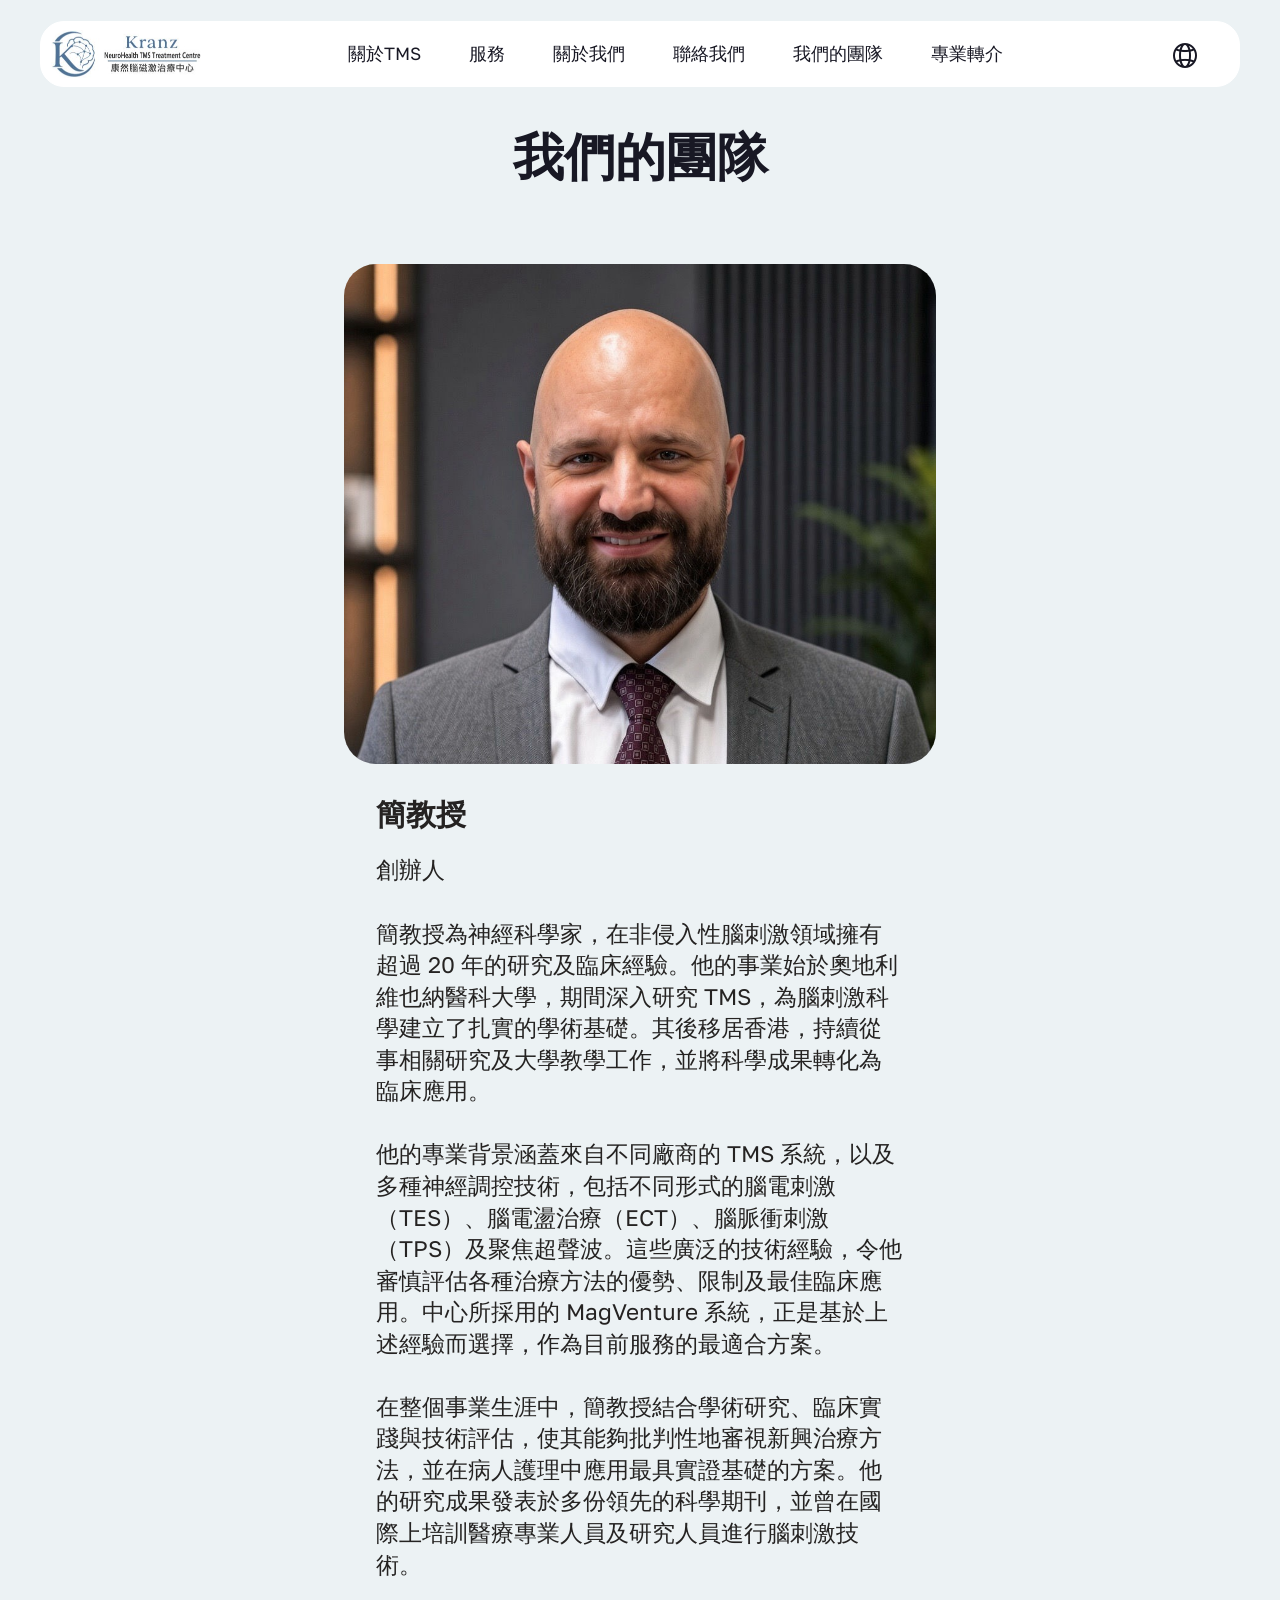
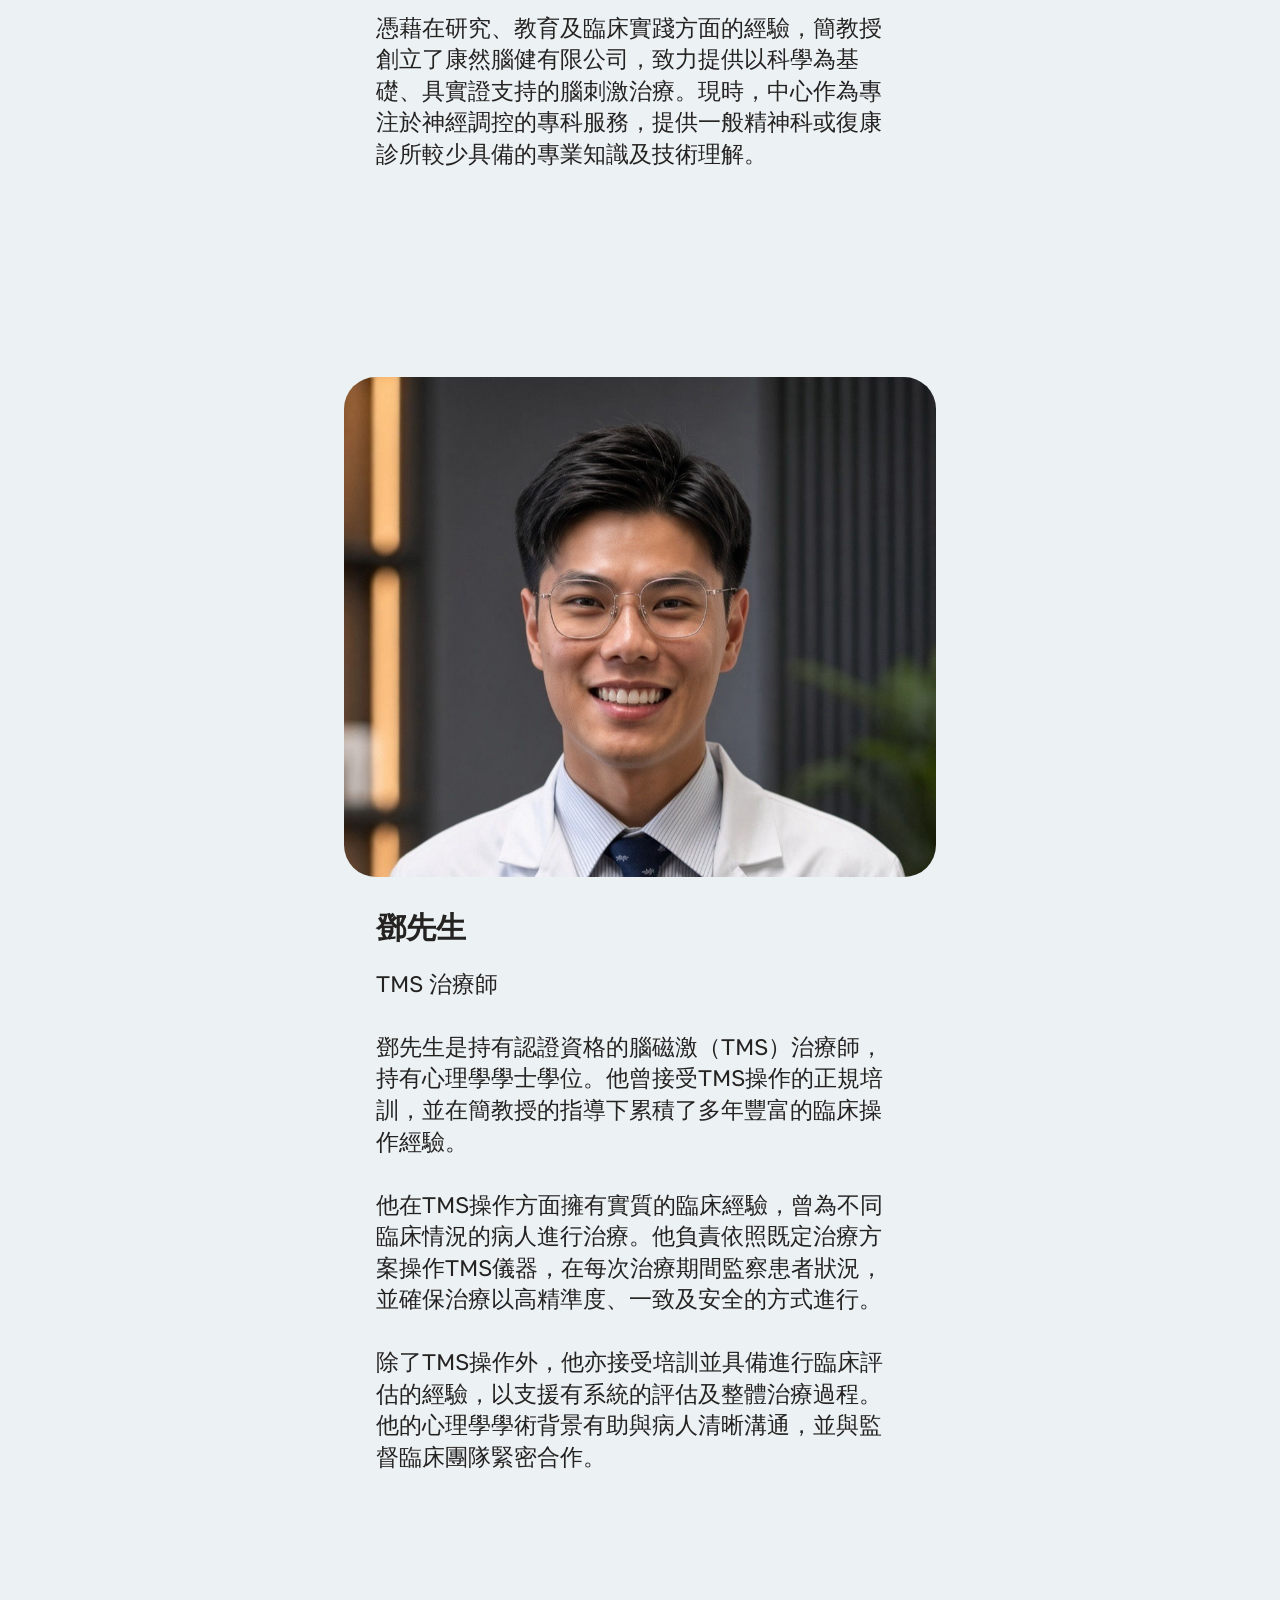
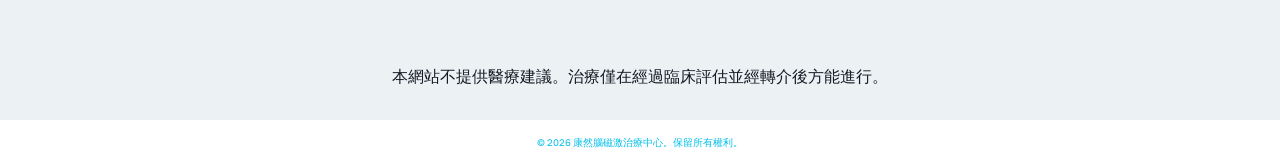
<file: page4.html>
<!DOCTYPE html>
<html  >
<head>
  
  <meta charset="UTF-8">
  <meta http-equiv="X-UA-Compatible" content="IE=edge">
  
  <meta name="twitter:card" content="summary_large_image"/>
  <meta name="twitter:image:src" content="assets/images/page4-meta.jpeg">
  <meta property="og:image" content="assets/images/page4-meta.jpeg">
  <meta name="twitter:title" content="我們的團隊">
  <meta name="viewport" content="width=device-width, initial-scale=1, minimum-scale=1">
  <link rel="shortcut icon" href="assets/images/img-8037-300x97.jpeg" type="image/x-icon">
  <meta name="description" content="At Kranz NeuroHealth TMS Treatment Centre offers high-quality, evidence-based TMS treatment through professional care.">
  
  
  <title>我們的團隊</title>
  <link rel="stylesheet" href="assets/web/assets/mobirise-icons2/mobirise2.css">
  <link rel="stylesheet" href="assets/bootstrap/css/bootstrap.min.css">
  <link rel="stylesheet" href="assets/dropdown/css/style.css">
  <link rel="stylesheet" href="assets/theme/css/style.css">
  <link rel="preload" href="https://fonts.googleapis.com/css2?family=Golos+Text:wght@400;700&display=swap&display=swap" as="style" onload="this.onload=null;this.rel='stylesheet'">
  <noscript><link rel="stylesheet" href="https://fonts.googleapis.com/css2?family=Golos+Text:wght@400;700&display=swap&display=swap"></noscript>
  <link rel="preload" as="style" href="assets/mobirise/css/mbr-additional.css?v=rHRQ2A"><link rel="stylesheet" href="assets/mobirise/css/mbr-additional.css?v=rHRQ2A" type="text/css">

  
  
  
</head>
<body>
  
  <section data-bs-version="5.1" class="menu menu1 choicem5 cid-vxebEpKk2a" once="menu" id="menu01-55">
	

	<nav class="navbar navbar-dropdown navbar-fixed-top navbar-expand-lg">
		<div class="middle-radius container-fluid">
			<div class="navbar-brand">
				<span class="navbar-logo">
					<a href="page1.html#header02-2m">
						<img src="assets/images/img-8037-300x97.jpeg" alt="" style="height: 3.5rem;">
					</a>
				</span>
				
			</div>
			<button class="navbar-toggler" type="button" data-toggle="collapse" data-bs-toggle="collapse" data-target="#navbarSupportedContent" data-bs-target="#navbarSupportedContent" aria-controls="navbarNavAltMarkup" aria-expanded="false" aria-label="Toggle navigation">
				<div class="hamburger">
					<span></span>
					<span></span>
					<span></span>
					<span></span>
				</div>
			</button>
			<div class="collapse navbar-collapse" id="navbarSupportedContent">
				<ul class="navbar-nav nav-dropdown nav-right" data-app-modern-menu="true"><li class="nav-item">
						<a class="nav-link link text-black show text-primary display-4" href="page1.html#list01-2n" aria-expanded="false">關於TMS</a>
					</li>
					<li class="nav-item">
						<a class="nav-link link text-black text-primary display-4" href="page1.html#aarticle2-2o">服務</a>
					</li><li class="nav-item"><a class="nav-link link text-black text-primary display-4" href="page1.html#list05-2q">關於我們</a></li><li class="nav-item"><a class="nav-link link text-black text-primary display-4" href="page1.html#contacts2-2t">聯絡我們</a></li><li class="nav-item"><a class="nav-link link text-black text-primary display-4" href="page4.html#top">我們的團隊</a></li><li class="nav-item"><a class="nav-link link text-black text-primary display-4" href="page7.html#header02-59">專業轉介</a></li></ul>
				<div class="icons-menu">
					<a class="iconfont-wrapper" href="page5.html#article01-4n">
						<span class="p-2 mbr-iconfont mobi-mbri-globe-2 mobi-mbri"></span>
					</a>
					
					
					
				</div>
				
			</div>
		</div>
	</nav>
</section>

<section data-bs-version="5.1" class="article01 choicem5 cid-vxebEmCO6V" id="article01-4z">
    

    
    

    
    <div class="container-fluid">
        <div class="row justify-content-center">
            <div class="col-12">
                <div class="content-wrapper">
                    
                    
                    <h2 class="mbr-section-title mbr-fonts-style display-7">&nbsp;</h2>
                    
                </div>
            </div>
        </div>
    </div>
    
</section>

<section data-bs-version="5.1" class="article01 choicem5 cid-vxebEnfpjQ" id="article01-50">
    

    
    

    
    <div class="container-fluid">
        <div class="row justify-content-center">
            <div class="col-12">
                <div class="content-wrapper">
                    
                    
                    <h2 class="mbr-section-title mbr-fonts-style display-1"><strong>我們的團隊</strong></h2>
                    
                </div>
            </div>
        </div>
    </div>
    
</section>

<section data-bs-version="5.1" class="people01 yardm5 cid-vxebEoeq01" id="people01-52">
    

    
    

    <div class="container-fluid">
        <div class="row items-wrapper justify-content-center">
            
            <div class="col-12 col-lg-6 item features-image active">
                <div class="item-wrapper">
                    <div class="item-img">
                        <img class="large-radius" src="assets/images/georg-2-1024x1008.jpeg" alt="">
                    </div>
                    <div class="card-box">
                        
                        <h4 class="item-name mbr-fonts-style display-5"><strong>簡教授</strong><br></h4>
                        <p class="item-text mbr-fonts-style display-7">創辦人<br><br>簡教授為神經科學家，在非侵入性腦刺激領域擁有超過 20 年的研究及臨床經驗。他的事業始於奧地利維也納醫科大學，期間深入研究 TMS，為腦刺激科學建立了扎實的學術基礎。其後移居香港，持續從事相關研究及大學教學工作，並將科學成果轉化為臨床應用。<br>
<br>他的專業背景涵蓋來自不同廠商的 TMS 系統，以及多種神經調控技術，包括不同形式的腦電刺激（TES）、腦電盪治療（ECT）、腦脈衝刺激（TPS）及聚焦超聲波。這些廣泛的技術經驗，令他審慎評估各種治療方法的優勢、限制及最佳臨床應用。中心所採用的 MagVenture 系統，正是基於上述經驗而選擇，作為目前服務的最適合方案。<br>
<br>在整個事業生涯中，簡教授結合學術研究、臨床實踐與技術評估，使其能夠批判性地審視新興治療方法，並在病人護理中應用最具實證基礎的方案。他的研究成果發表於多份領先的科學期刊，並曾在國際上培訓醫療專業人員及研究人員進行腦刺激技術。<br>
<br>憑藉在研究、教育及臨床實踐方面的經驗，簡教授創立了康然腦健有限公司，致力提供以科學為基礎、具實證支持的腦刺激治療。現時，中心作為專注於神經調控的專科服務，提供一般精神科或復康診所較少具備的專業知識及技術理解。&nbsp;<br></p>
                        
                    </div>
                </div>
            </div>
        </div>
    </div>
</section>

<section data-bs-version="5.1" class="people01 yardm5 cid-vxebEoHpTS" id="people01-53">
    

    
    

    <div class="container-fluid">
        <div class="row items-wrapper justify-content-center">
            
            <div class="col-12 col-lg-6 item features-image active">
                <div class="item-wrapper">
                    <div class="item-img">
                        <img class="large-radius" src="assets/images/alvin-3-928x1104.jpeg" alt="">
                    </div>
                    <div class="card-box">
                        
                        <h4 class="item-name mbr-fonts-style display-5"><strong>鄧先生</strong></h4>
                        <p class="item-text mbr-fonts-style display-7">TMS 治療師<br><br>鄧先生是持有認證資格的腦磁激（TMS）治療師，持有心理學學士學位。他曾接受TMS操作的正規培訓，並在簡教授的指導下累積了多年豐富的臨床操作經驗。<br>
<br>他在TMS操作方面擁有實質的臨床經驗，曾為不同臨床情況的病人進行治療。他負責依照既定治療方案操作TMS儀器，在每次治療期間監察患者狀況，並確保治療以高精準度、一致及安全的方式進行。<br>
<br>除了TMS操作外，他亦接受培訓並具備進行臨床評估的經驗，以支援有系統的評估及整體治療過程。他的心理學學術背景有助與病人清晰溝通，並與監督臨床團隊緊密合作。
<br>
<br>&nbsp;<br></p>
                        
                    </div>
                </div>
            </div>
        </div>
    </div>
</section>

<section data-bs-version="5.1" class="article01 choicem5 cid-vxebEqpqLv" id="article01-56">
    

    
    

    
    <div class="container-fluid">
        <div class="row justify-content-center">
            <div class="col-12">
                <div class="content-wrapper">
                    
                    
                    <h2 class="mbr-section-title mbr-fonts-style text-1">本網站不提供醫療建議。治療僅在經過臨床評估並經轉介後方能進行。</h2>
                    
                </div>
            </div>
        </div>
    </div>
    
</section>

<section data-bs-version="5.1" class="footer01 choicem5 cid-vxebEqSm5c" once="footers" id="footer01-57">
    

    
    

    <div class="container-fluid">
        <div class="row justify-content-center">
            <div class="col-12 col-lg-9">
                <div class="content-wrapper">
                    
                    
                    
                    <p class="mbr-copy mbr-fonts-style footer">© 2026 康然腦磁激治療中心。保留所有權利。</p>
                </div>
            </div>
        </div>
    </div>
</section>


<script src="assets/bootstrap/js/bootstrap.bundle.min.js"></script>
  <script src="assets/smoothscroll/smooth-scroll.js"></script>
  <script src="assets/ytplayer/index.js"></script>
  <script src="assets/dropdown/js/navbar-dropdown.js"></script>
  <script src="assets/theme/js/script.js"></script>
  
  
  
</body>
</html>
</file>
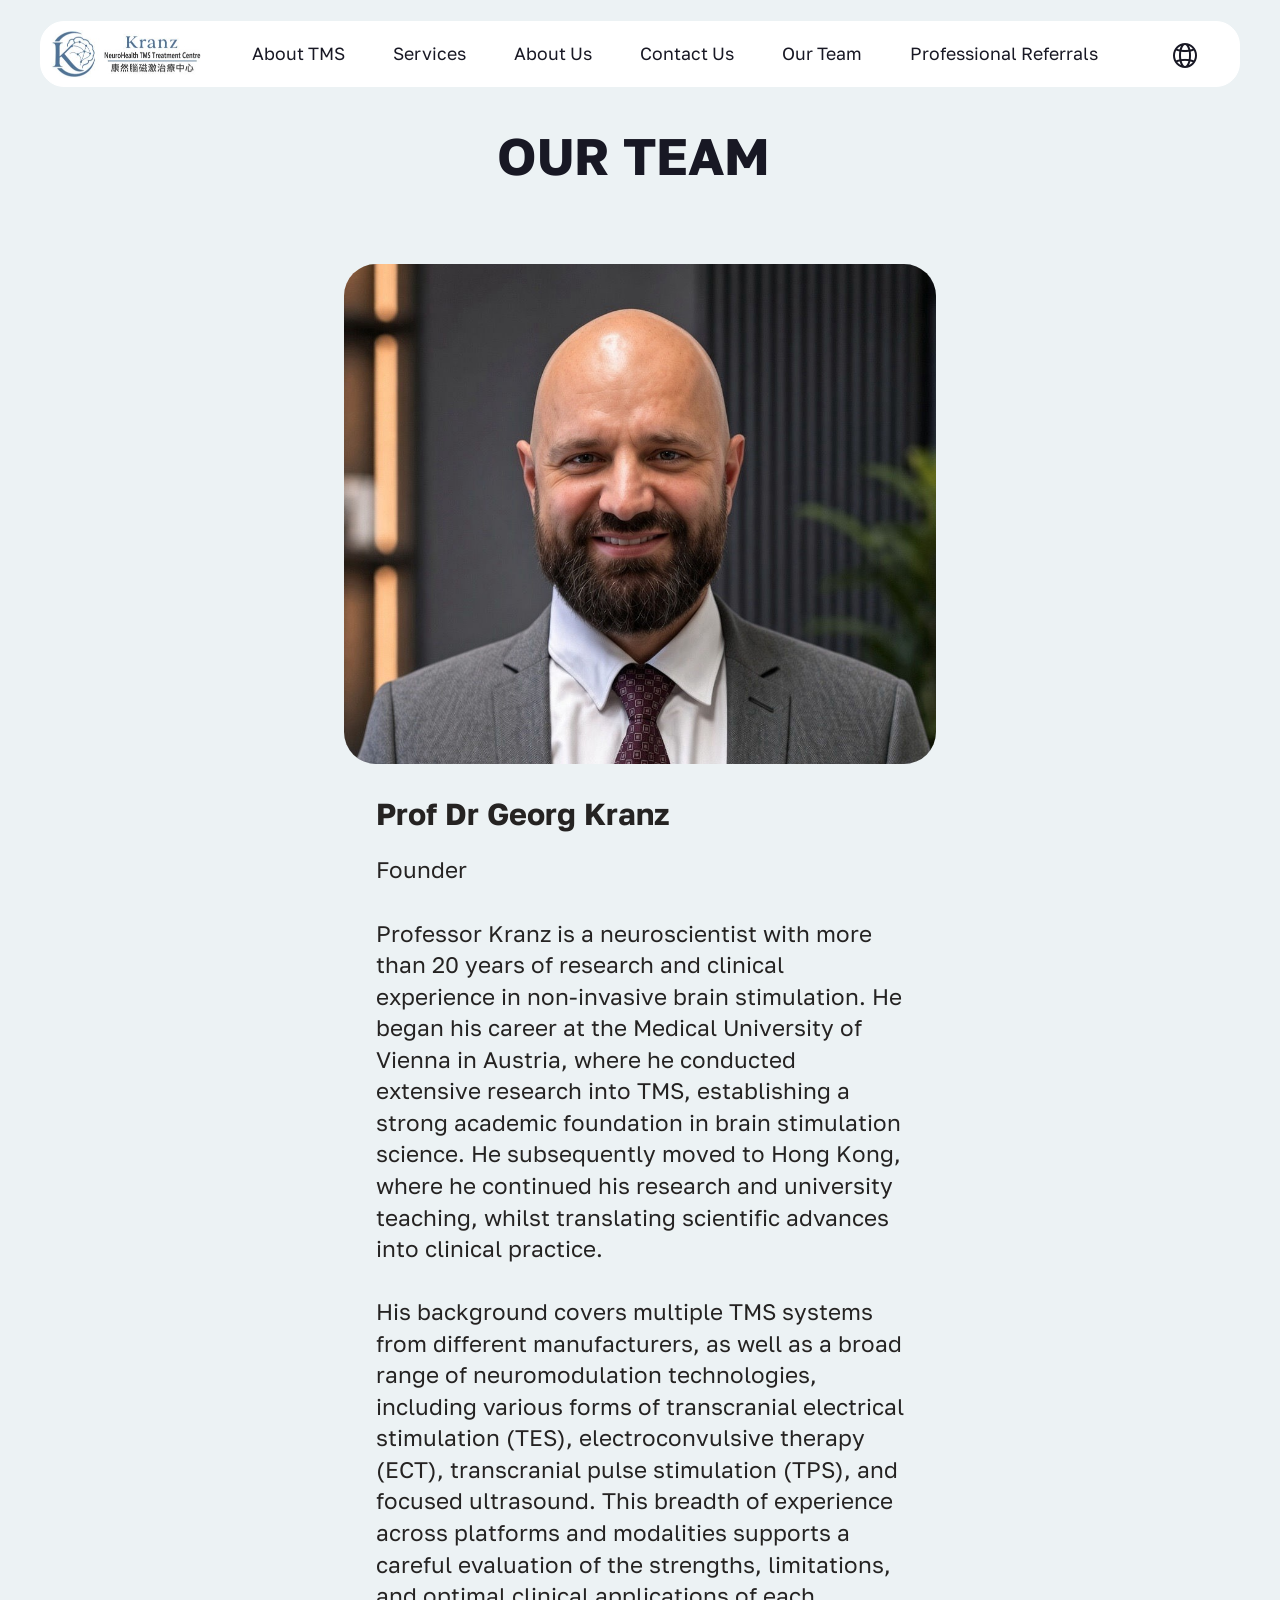
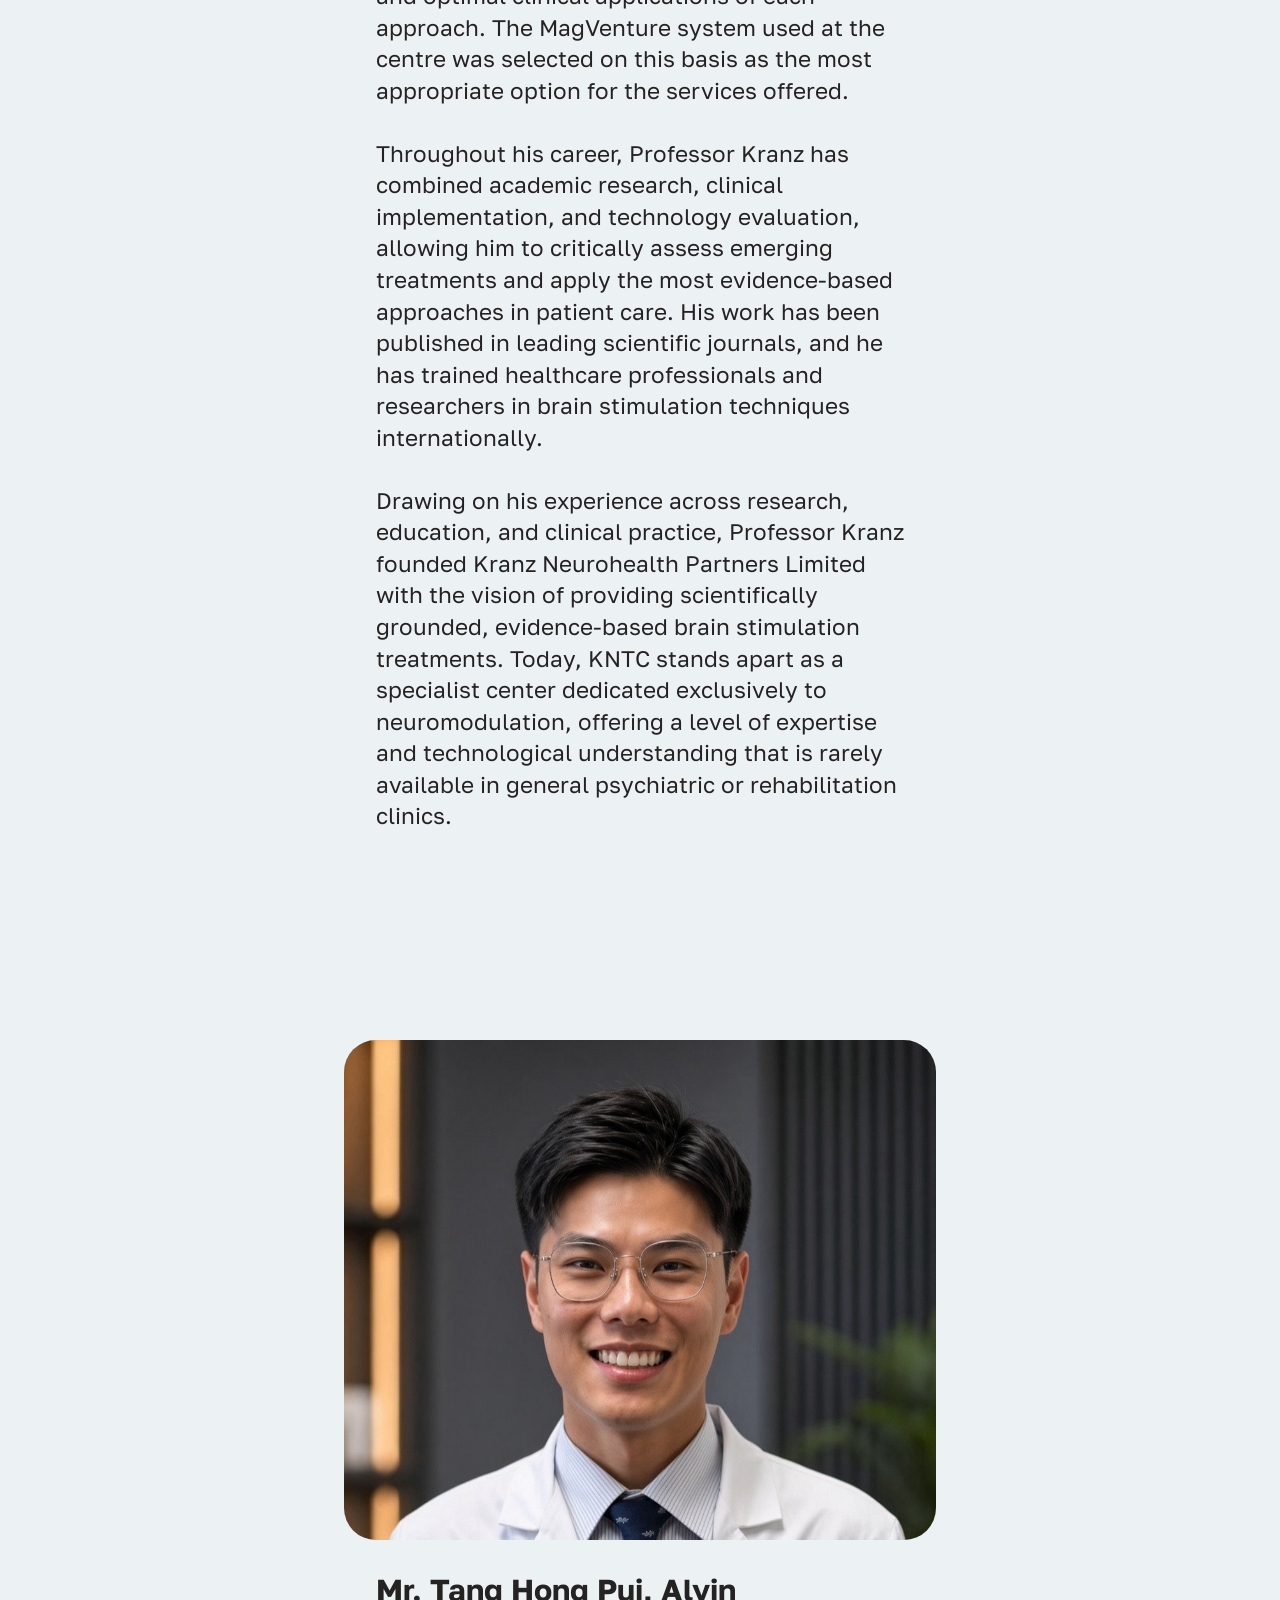
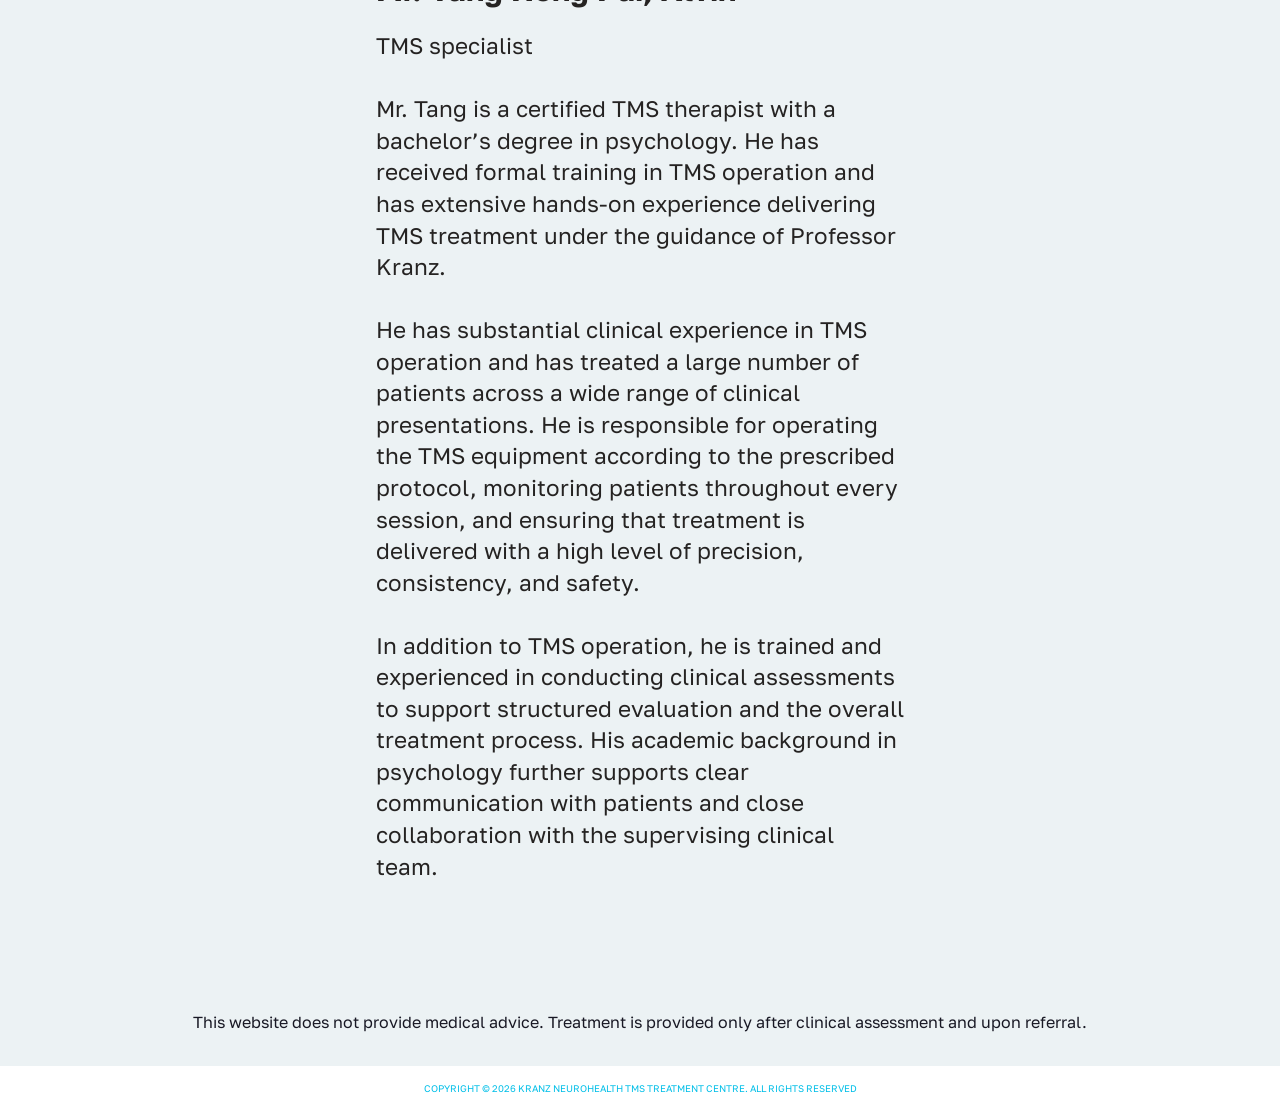
<file: page5.html>
<!DOCTYPE html>
<html  >
<head>
  
  <meta charset="UTF-8">
  <meta http-equiv="X-UA-Compatible" content="IE=edge">
  
  <meta name="twitter:card" content="summary_large_image"/>
  <meta name="twitter:image:src" content="assets/images/page5-meta.jpeg">
  <meta property="og:image" content="assets/images/page5-meta.jpeg">
  <meta name="twitter:title" content="Our Team">
  <meta name="viewport" content="width=device-width, initial-scale=1, minimum-scale=1">
  <link rel="shortcut icon" href="assets/images/img-8037-300x97.jpeg" type="image/x-icon">
  <meta name="description" content="At Kranz NeuroHealth TMS Treatment Centre offers high-quality, evidence-based TMS treatment through professional care.">
  
  
  <title>Our Team</title>
  <link rel="stylesheet" href="assets/web/assets/mobirise-icons2/mobirise2.css">
  <link rel="stylesheet" href="assets/bootstrap/css/bootstrap.min.css">
  <link rel="stylesheet" href="assets/dropdown/css/style.css">
  <link rel="stylesheet" href="assets/theme/css/style.css">
  <link rel="preload" href="https://fonts.googleapis.com/css2?family=Golos+Text:wght@400;700&display=swap&display=swap" as="style" onload="this.onload=null;this.rel='stylesheet'">
  <noscript><link rel="stylesheet" href="https://fonts.googleapis.com/css2?family=Golos+Text:wght@400;700&display=swap&display=swap"></noscript>
  <link rel="preload" as="style" href="assets/mobirise/css/mbr-additional.css?v=9vnXZg"><link rel="stylesheet" href="assets/mobirise/css/mbr-additional.css?v=9vnXZg" type="text/css">

  
  
  
</head>
<body>
  
  <section data-bs-version="5.1" class="menu menu1 choicem5 cid-vx98LEgSh5" once="menu" id="menu01-3y">
	

	<nav class="navbar navbar-dropdown navbar-fixed-top navbar-expand-lg">
		<div class="middle-radius container-fluid">
			<div class="navbar-brand">
				<span class="navbar-logo">
					<a href="index.html#hero-3-vtWvacGw2H">
						<img src="assets/images/img-8037-300x97.jpeg" alt="" style="height: 3.5rem;">
					</a>
				</span>
				
			</div>
			<button class="navbar-toggler" type="button" data-toggle="collapse" data-bs-toggle="collapse" data-target="#navbarSupportedContent" data-bs-target="#navbarSupportedContent" aria-controls="navbarNavAltMarkup" aria-expanded="false" aria-label="Toggle navigation">
				<div class="hamburger">
					<span></span>
					<span></span>
					<span></span>
					<span></span>
				</div>
			</button>
			<div class="collapse navbar-collapse" id="navbarSupportedContent">
				<ul class="navbar-nav nav-dropdown nav-right" data-app-modern-menu="true"><li class="nav-item">
						<a class="nav-link link text-black show text-primary display-4" href="index.html#list01-19" aria-expanded="false">About TMS</a>
					</li>
					<li class="nav-item">
						<a class="nav-link link text-black text-primary display-4" href="index.html#aarticle2-1d">Services</a>
					</li><li class="nav-item"><a class="nav-link link text-black text-primary display-4" href="index.html#list05-1k">About Us</a></li><li class="nav-item"><a class="nav-link link text-black text-primary display-4" href="index.html#contacts2-28">Contact Us</a></li><li class="nav-item"><a class="nav-link link text-black text-primary display-4" href="page5.html#top">Our Team</a></li><li class="nav-item"><a class="nav-link link text-black text-primary display-4" href="page6.html#header02-4d">Professional Referrals</a></li></ul>
				<div class="icons-menu">
					<a class="iconfont-wrapper" href="page4.html#article01-4z">
						<span class="p-2 mbr-iconfont mobi-mbri-globe-2 mobi-mbri"></span>
					</a>
					
					
					
				</div>
				
			</div>
		</div>
	</nav>
</section>

<section data-bs-version="5.1" class="article01 choicem5 cid-vx9hJ77FR3" id="article01-4n">
    

    
    

    
    <div class="container-fluid">
        <div class="row justify-content-center">
            <div class="col-12">
                <div class="content-wrapper">
                    
                    
                    <h2 class="mbr-section-title mbr-fonts-style display-7">&nbsp;</h2>
                    
                </div>
            </div>
        </div>
    </div>
    
</section>

<section data-bs-version="5.1" class="article01 choicem5 cid-vx9hW77HhB" id="article01-4o">
    

    
    

    
    <div class="container-fluid">
        <div class="row justify-content-center">
            <div class="col-12">
                <div class="content-wrapper">
                    
                    
                    <h2 class="mbr-section-title mbr-fonts-style display-1"><strong>OUR TEAM&nbsp;</strong></h2>
                    
                </div>
            </div>
        </div>
    </div>
    
</section>

<section data-bs-version="5.1" class="people01 yardm5 cid-vxcm3eOZUP" id="people01-4x">
    

    
    

    <div class="container-fluid">
        <div class="row items-wrapper justify-content-center">
            
            <div class="col-12 col-lg-6 item features-image active">
                <div class="item-wrapper">
                    <div class="item-img">
                        <img class="large-radius" src="assets/images/georg-2-1024x1008.jpeg" alt="">
                    </div>
                    <div class="card-box">
                        
                        <h4 class="item-name mbr-fonts-style display-5"><strong>Prof Dr Georg Kranz</strong></h4>
                        <p class="item-text mbr-fonts-style display-7">Founder<br><br>Professor Kranz is a neuroscientist with more than 20 years of research and clinical experience in non-invasive brain stimulation. He began his career at the Medical University of Vienna in Austria, where he conducted extensive research into TMS, establishing a strong academic foundation in brain stimulation science. He subsequently moved to Hong Kong, where he continued his research and university teaching, whilst translating scientific advances into clinical practice.<br><br>His background covers multiple TMS systems from different manufacturers, as well as a broad range of neuromodulation technologies, including various forms of transcranial electrical stimulation (TES), electroconvulsive therapy (ECT), transcranial pulse stimulation (TPS), and focused ultrasound. This breadth of experience across platforms and modalities supports a careful evaluation of the strengths, limitations, and optimal clinical applications of each approach. The MagVenture system used at the centre was selected on this basis as the most appropriate option for the services offered.<br><br>Throughout his career, Professor Kranz has combined academic research, clinical implementation, and technology evaluation, allowing him to critically assess emerging treatments and apply the most evidence-based approaches in patient care. His work has been published in leading scientific journals, and he has trained healthcare professionals and researchers in brain stimulation techniques internationally.<br><br>Drawing on his experience across research, education, and clinical practice, Professor Kranz founded Kranz Neurohealth Partners Limited with the vision of providing scientifically grounded, evidence-based brain stimulation treatments. Today, KNTC stands apart as a specialist center dedicated exclusively to neuromodulation, offering a level of expertise and technological understanding that is rarely available in general psychiatric or rehabilitation clinics.</p>
                        
                    </div>
                </div>
            </div>
        </div>
    </div>
</section>

<section data-bs-version="5.1" class="people01 yardm5 cid-vxcmupFhcN" id="people01-4y">
    

    
    

    <div class="container-fluid">
        <div class="row items-wrapper justify-content-center">
            
            <div class="col-12 col-lg-6 item features-image active">
                <div class="item-wrapper">
                    <div class="item-img">
                        <img class="large-radius" src="assets/images/alvin-3-928x1104.jpeg" alt="">
                    </div>
                    <div class="card-box">
                        
                        <h4 class="item-name mbr-fonts-style display-5"><strong>Mr. Tang Hong Pui, Alvin</strong></h4>
                        <p class="item-text mbr-fonts-style display-7">TMS specialist <br><br>Mr. Tang is a certified TMS therapist with a bachelor’s degree in psychology. He has received formal training in TMS operation and has extensive hands-on experience delivering TMS treatment under the guidance of Professor Kranz.<br><br>He has substantial clinical experience in TMS operation and has treated a large number of patients across a wide range of clinical presentations. He is responsible for operating the TMS equipment according to the prescribed protocol, monitoring patients throughout every session, and ensuring that treatment is delivered with a high level of precision, consistency, and safety.<br><br>In addition to TMS operation, he is trained and experienced in conducting clinical assessments to support structured evaluation and the overall treatment process. His academic background in psychology further supports clear communication with patients and close collaboration with the supervising clinical team.&nbsp;<br></p>
                        
                    </div>
                </div>
            </div>
        </div>
    </div>
</section>

<section data-bs-version="5.1" class="article01 choicem5 cid-vx98LM2JQ6" id="article01-45">
    

    
    

    
    <div class="container-fluid">
        <div class="row justify-content-center">
            <div class="col-12">
                <div class="content-wrapper">
                    
                    
                    <h2 class="mbr-section-title mbr-fonts-style text-1">This website does not provide medical advice. Treatment is provided only after clinical assessment and upon referral.</h2>
                    
                </div>
            </div>
        </div>
    </div>
    
</section>

<section data-bs-version="5.1" class="footer01 choicem5 cid-vx98LMDNAf" once="footers" id="footer01-46">
    

    
    

    <div class="container-fluid">
        <div class="row justify-content-center">
            <div class="col-12 col-lg-9">
                <div class="content-wrapper">
                    
                    
                    
                    <p class="mbr-copy mbr-fonts-style footer">copyright © 2026 Kranz NeuroHealth TMS Treatment Centre. all rights reserved</p>
                </div>
            </div>
        </div>
    </div>
</section>


<script src="assets/bootstrap/js/bootstrap.bundle.min.js"></script>
  <script src="assets/smoothscroll/smooth-scroll.js"></script>
  <script src="assets/ytplayer/index.js"></script>
  <script src="assets/dropdown/js/navbar-dropdown.js"></script>
  <script src="assets/theme/js/script.js"></script>
  
  
  
</body>
</html>
</file>
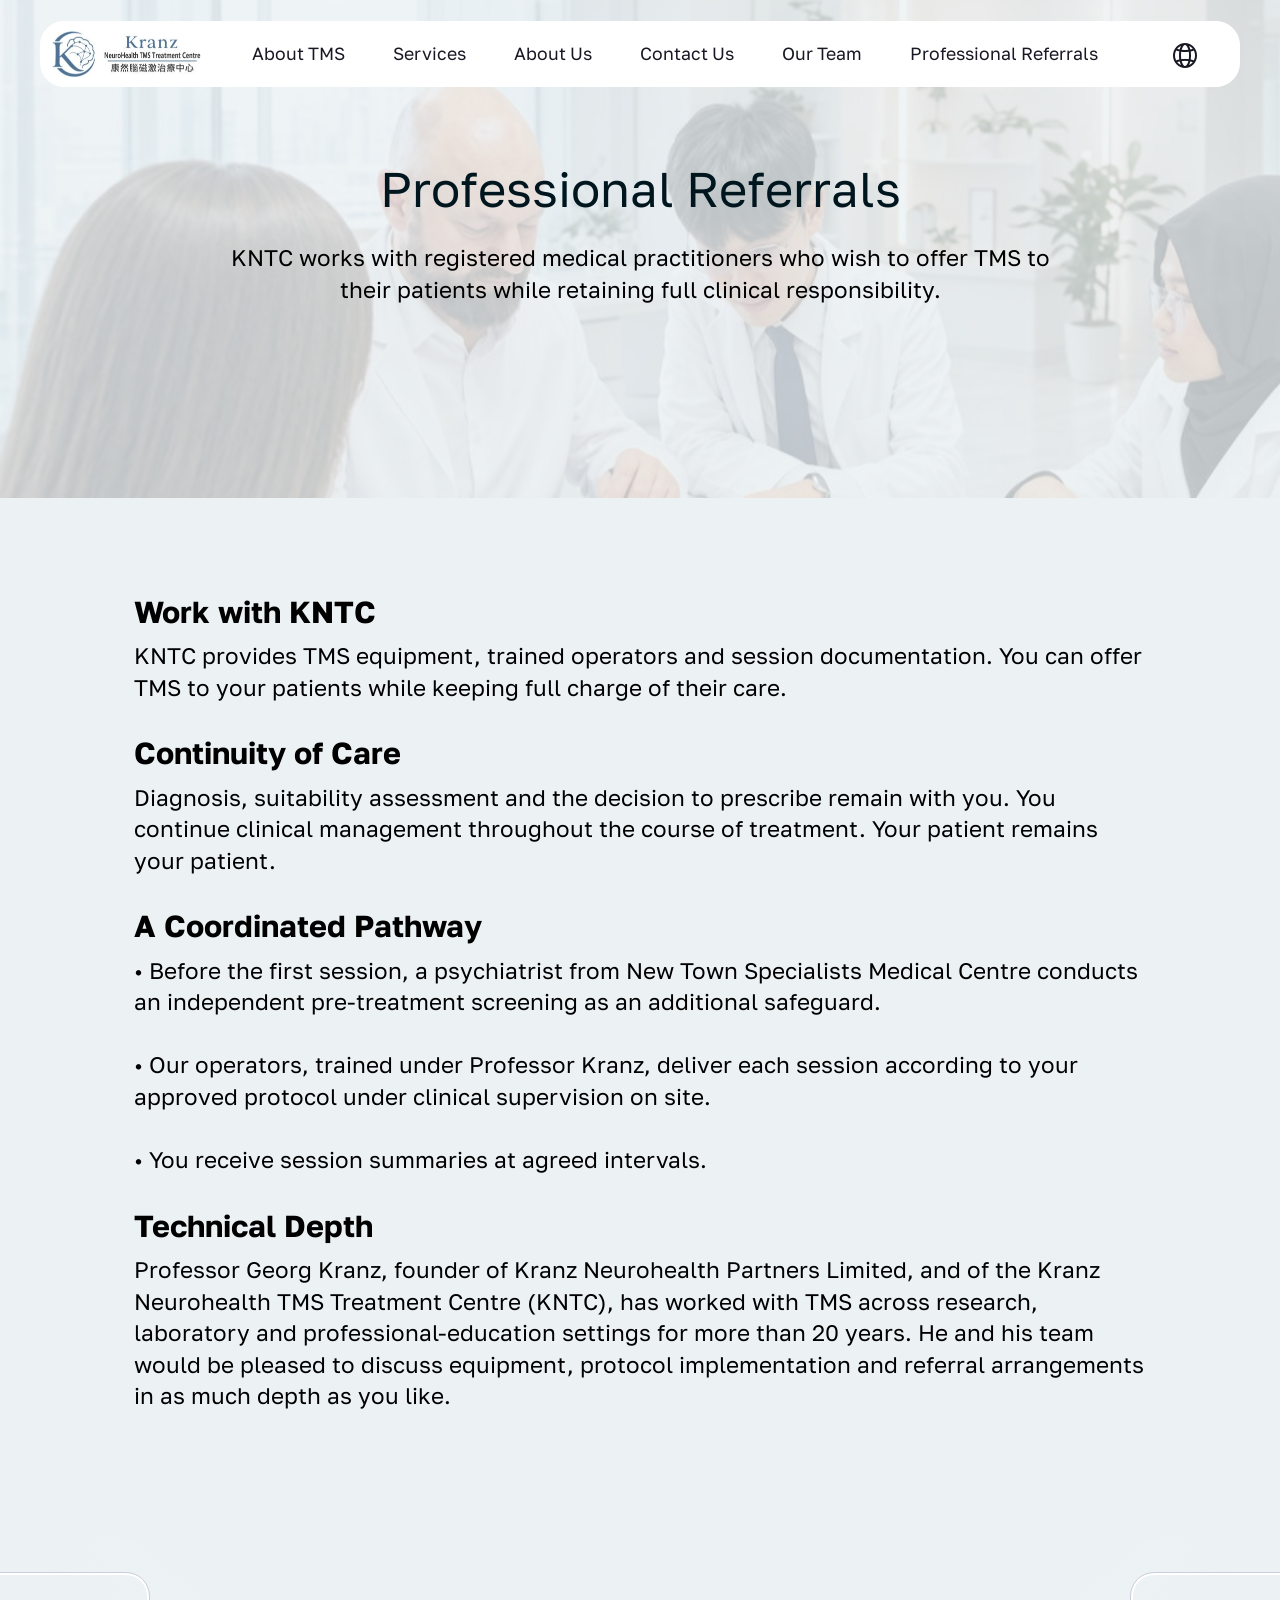
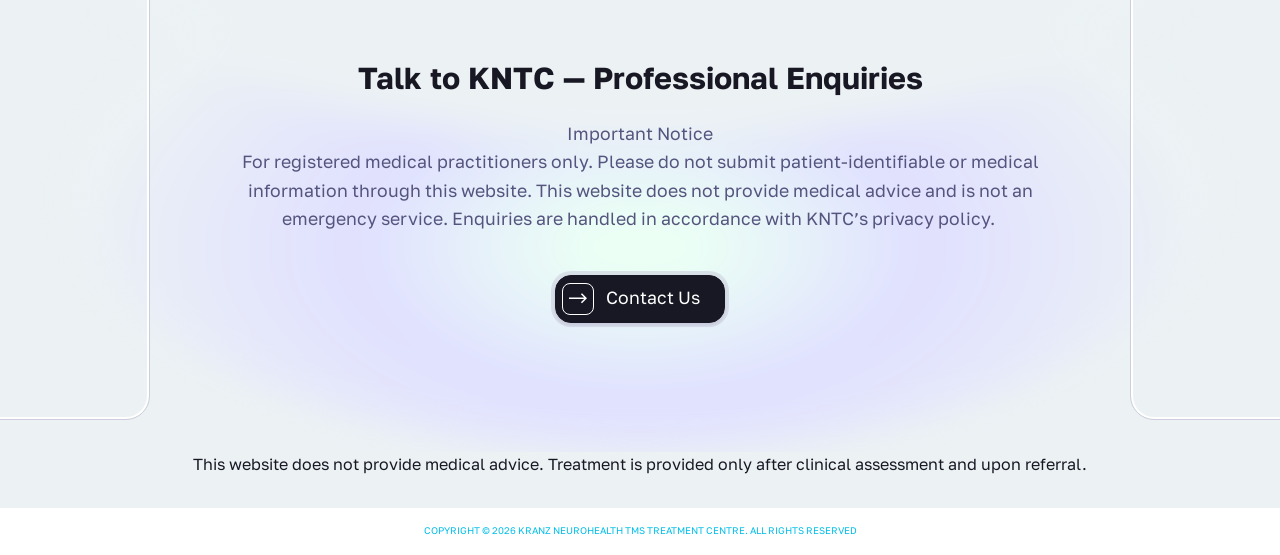
<file: page6.html>
<!DOCTYPE html>
<html  >
<head>
  
  <meta charset="UTF-8">
  <meta http-equiv="X-UA-Compatible" content="IE=edge">
  
  <meta name="twitter:card" content="summary_large_image"/>
  <meta name="twitter:image:src" content="assets/images/page6-meta.jpeg">
  <meta property="og:image" content="assets/images/page6-meta.jpeg">
  <meta name="twitter:title" content="Professional referrals">
  <meta name="viewport" content="width=device-width, initial-scale=1, minimum-scale=1">
  <link rel="shortcut icon" href="assets/images/img-8037-300x97.jpeg" type="image/x-icon">
  <meta name="description" content="At Kranz NeuroHealth TMS Treatment Centre offers high-quality, evidence-based TMS treatment through professional care.">
  
  
  <title>Professional referrals</title>
  <link rel="stylesheet" href="assets/web/assets/mobirise-icons2/mobirise2.css">
  <link rel="stylesheet" href="assets/bootstrap/css/bootstrap.min.css">
  <link rel="stylesheet" href="assets/parallax/jarallax.css">
  <link rel="stylesheet" href="assets/dropdown/css/style.css">
  <link rel="stylesheet" href="assets/theme/css/style.css">
  <link rel="preload" href="https://fonts.googleapis.com/css2?family=Golos+Text:wght@400;700&display=swap&display=swap" as="style" onload="this.onload=null;this.rel='stylesheet'">
  <noscript><link rel="stylesheet" href="https://fonts.googleapis.com/css2?family=Golos+Text:wght@400;700&display=swap&display=swap"></noscript>
  <link rel="preload" as="style" href="assets/mobirise/css/mbr-additional.css?v=jYHlUH"><link rel="stylesheet" href="assets/mobirise/css/mbr-additional.css?v=jYHlUH" type="text/css">

  
  
  
</head>
<body>
  
  <section data-bs-version="5.1" class="menu menu1 choicem5 cid-vx9bZOFYFk" once="menu" id="menu01-4c">
	

	<nav class="navbar navbar-dropdown navbar-fixed-top navbar-expand-lg">
		<div class="middle-radius container-fluid">
			<div class="navbar-brand">
				<span class="navbar-logo">
					<a href="index.html#hero-3-vtWvacGw2H">
						<img src="assets/images/img-8037-300x97.jpeg" alt="" style="height: 3.5rem;">
					</a>
				</span>
				
			</div>
			<button class="navbar-toggler" type="button" data-toggle="collapse" data-bs-toggle="collapse" data-target="#navbarSupportedContent" data-bs-target="#navbarSupportedContent" aria-controls="navbarNavAltMarkup" aria-expanded="false" aria-label="Toggle navigation">
				<div class="hamburger">
					<span></span>
					<span></span>
					<span></span>
					<span></span>
				</div>
			</button>
			<div class="collapse navbar-collapse" id="navbarSupportedContent">
				<ul class="navbar-nav nav-dropdown nav-right" data-app-modern-menu="true"><li class="nav-item">
						<a class="nav-link link text-black show text-primary display-4" href="index.html#list01-19" aria-expanded="false">About TMS</a>
					</li>
					<li class="nav-item">
						<a class="nav-link link text-black text-primary display-4" href="index.html#aarticle2-1d">Services</a>
					</li><li class="nav-item"><a class="nav-link link text-black text-primary display-4" href="index.html#list05-1k">About Us</a></li><li class="nav-item"><a class="nav-link link text-black text-primary display-4" href="index.html#contacts2-28">Contact Us</a></li><li class="nav-item"><a class="nav-link link text-black text-primary display-4" href="page5.html#article01-4n">Our Team</a></li><li class="nav-item"><a class="nav-link link text-black text-primary display-4" href="page6.html#top">Professional Referrals</a></li></ul>
				<div class="icons-menu">
					<a class="iconfont-wrapper" href="page7.html#header02-59">
						<span class="p-2 mbr-iconfont mobi-mbri-globe-2 mobi-mbri"></span>
					</a>
					
					
					
				</div>
				
			</div>
		</div>
	</nav>
</section>

<section data-bs-version="5.1" class="header02 choicem5 cid-vx9bZQczvp mbr-parallax-background" id="header02-4d">
    

    
    <div class="mbr-overlay" style="opacity: 0.8; background-color: rgb(236, 242, 244);"></div>

    <div class="container">

        <div class="row justify-content-center content-wrap">
            <div class="col-12">
                
                <div class="content-wrapper">
                    
                    <h2 class="mbr-section-title mbr-fonts-style display-2">Professional Referrals</h2>
                    <p class="mbr-text mbr-fonts-style display-7">KNTC works with registered medical practitioners who wish to offer TMS to their patients while retaining full clinical responsibility.</p>
                    
                    
                </div>
            </div>
        </div>
    </div>
</section>

<section data-bs-version="5.1" class="article2 cid-vx9cdMI9JD" id="aarticle2-4l">

    

    
    

    <div class="container">
        <div class="row justify-content-center">
            <div class="col-12 col-lg-11 align-left">
                
                <div class="item-wrap">
                    <h2 class="mbr-section-subtitle mbr-fonts-style mbr-white mb-0 display-5"><strong>Work with KNTC</strong></h2>
                    <p class="mbr-text mbr-white mbr-fonts-style display-7">
                        KNTC provides TMS equipment, trained operators and session documentation. You can offer TMS to your patients while keeping full charge of their care.
                    </p>
                </div>

                <div class="item-wrap">
                    <h2 class="mbr-section-subtitle mbr-fonts-style mbr-white mb-0 display-5"><strong>Continuity of Care</strong></h2>
                    <p class="mbr-text mbr-white mbr-fonts-style display-7">
                        Diagnosis, suitability assessment and the decision to prescribe remain with you. You continue clinical management throughout the course of treatment. Your patient remains your patient.
                    </p>
                </div>
                <div class="item-wrap">
                    <h2 class="mbr-section-subtitle mbr-fonts-style mbr-white mb-0 display-5"><strong>A Coordinated Pathway</strong></h2>
                    <p class="mbr-text mbr-white mbr-fonts-style display-7">•	Before the first session, a psychiatrist from New Town Specialists Medical Centre conducts an independent pre-treatment screening as an additional safeguard.<br>
<br>•	Our operators, trained under Professor Kranz, deliver each session according to your approved protocol under clinical supervision on site.<br>
<br>•	You receive session summaries at agreed intervals.&nbsp;<br></p>
                </div>
                <div class="item-wrap">
                    <h2 class="mbr-section-subtitle mbr-fonts-style mbr-white mb-0 display-5"><strong>Technical Depth</strong></h2>
                    <p class="mbr-text mbr-white mbr-fonts-style display-7">
                        Professor Georg Kranz, founder of Kranz Neurohealth Partners Limited, and of the Kranz Neurohealth TMS Treatment Centre (KNTC), has worked with TMS across research, laboratory and professional-education settings for more than 20 years. He and his team would be pleased to discuss equipment, protocol implementation and referral arrangements in as much depth as you like. 
                    </p>
                </div>
                
                
                
                
                
                

            </div>
        </div>
    </div>
</section>

<section data-bs-version="5.1" class="article03 choicem5 cid-vx9ddSTZbD" id="article03-4m">
    

    
    

    <div class="decor-wrapper decoration_1">
        <div class="decor decor_1 middle-radius"></div>
    </div>
    <div class="container">
        <div class="row justify-content-center">
            <div class="col-12 item">
                <div class="gradient-wrap"></div>
                <div class="content-wrapper">
                    <h2 class="mbr-section-title mbr-fonts-style display-5"><strong>Talk to KNTC — Professional Enquiries</strong></h2>
                    <div class="text-wrapper">
                        <p class="mbr-text mbr-fonts-style display-4">Important Notice
<br>For registered medical practitioners only. Please do not submit patient-identifiable or medical information through this website. This website does not provide medical advice and is not an emergency service. Enquiries are handled in accordance with KNTC’s privacy policy.&nbsp;<br></p>
                    </div>
                    <div class="mbr-section-btn"><a class="btn btn-black display-4" href="index.html#contacts2-28">
                            <span class="mobi-mbri mobi-mbri-right mbr-iconfont mbr-iconfont-btn"></span>
                            Contact Us</a></div>
                </div>
            </div>
        </div>
    </div>
    <div class="decor-wrapper decoration_2">
        <div class="decor decor_2 middle-radius"></div>
    </div>
</section>

<section data-bs-version="5.1" class="article01 choicem5 cid-vx9bZVpM2x" id="article01-4j">
    

    
    

    
    <div class="container-fluid">
        <div class="row justify-content-center">
            <div class="col-12">
                <div class="content-wrapper">
                    
                    
                    <h2 class="mbr-section-title mbr-fonts-style text-1">This website does not provide medical advice. Treatment is provided only after clinical assessment and upon referral.</h2>
                    
                </div>
            </div>
        </div>
    </div>
    
</section>

<section data-bs-version="5.1" class="footer01 choicem5 cid-vx9bZW9fqj" once="footers" id="footer01-4k">
    

    
    

    <div class="container-fluid">
        <div class="row justify-content-center">
            <div class="col-12 col-lg-9">
                <div class="content-wrapper">
                    
                    
                    
                    <p class="mbr-copy mbr-fonts-style footer">copyright © 2026 Kranz NeuroHealth TMS Treatment Centre. all rights reserved</p>
                </div>
            </div>
        </div>
    </div>
</section>


<script src="assets/bootstrap/js/bootstrap.bundle.min.js"></script>
  <script src="assets/parallax/jarallax.js"></script>
  <script src="assets/smoothscroll/smooth-scroll.js"></script>
  <script src="assets/ytplayer/index.js"></script>
  <script src="assets/dropdown/js/navbar-dropdown.js"></script>
  <script src="assets/theme/js/script.js"></script>
  
  
  
</body>
</html>
</file>
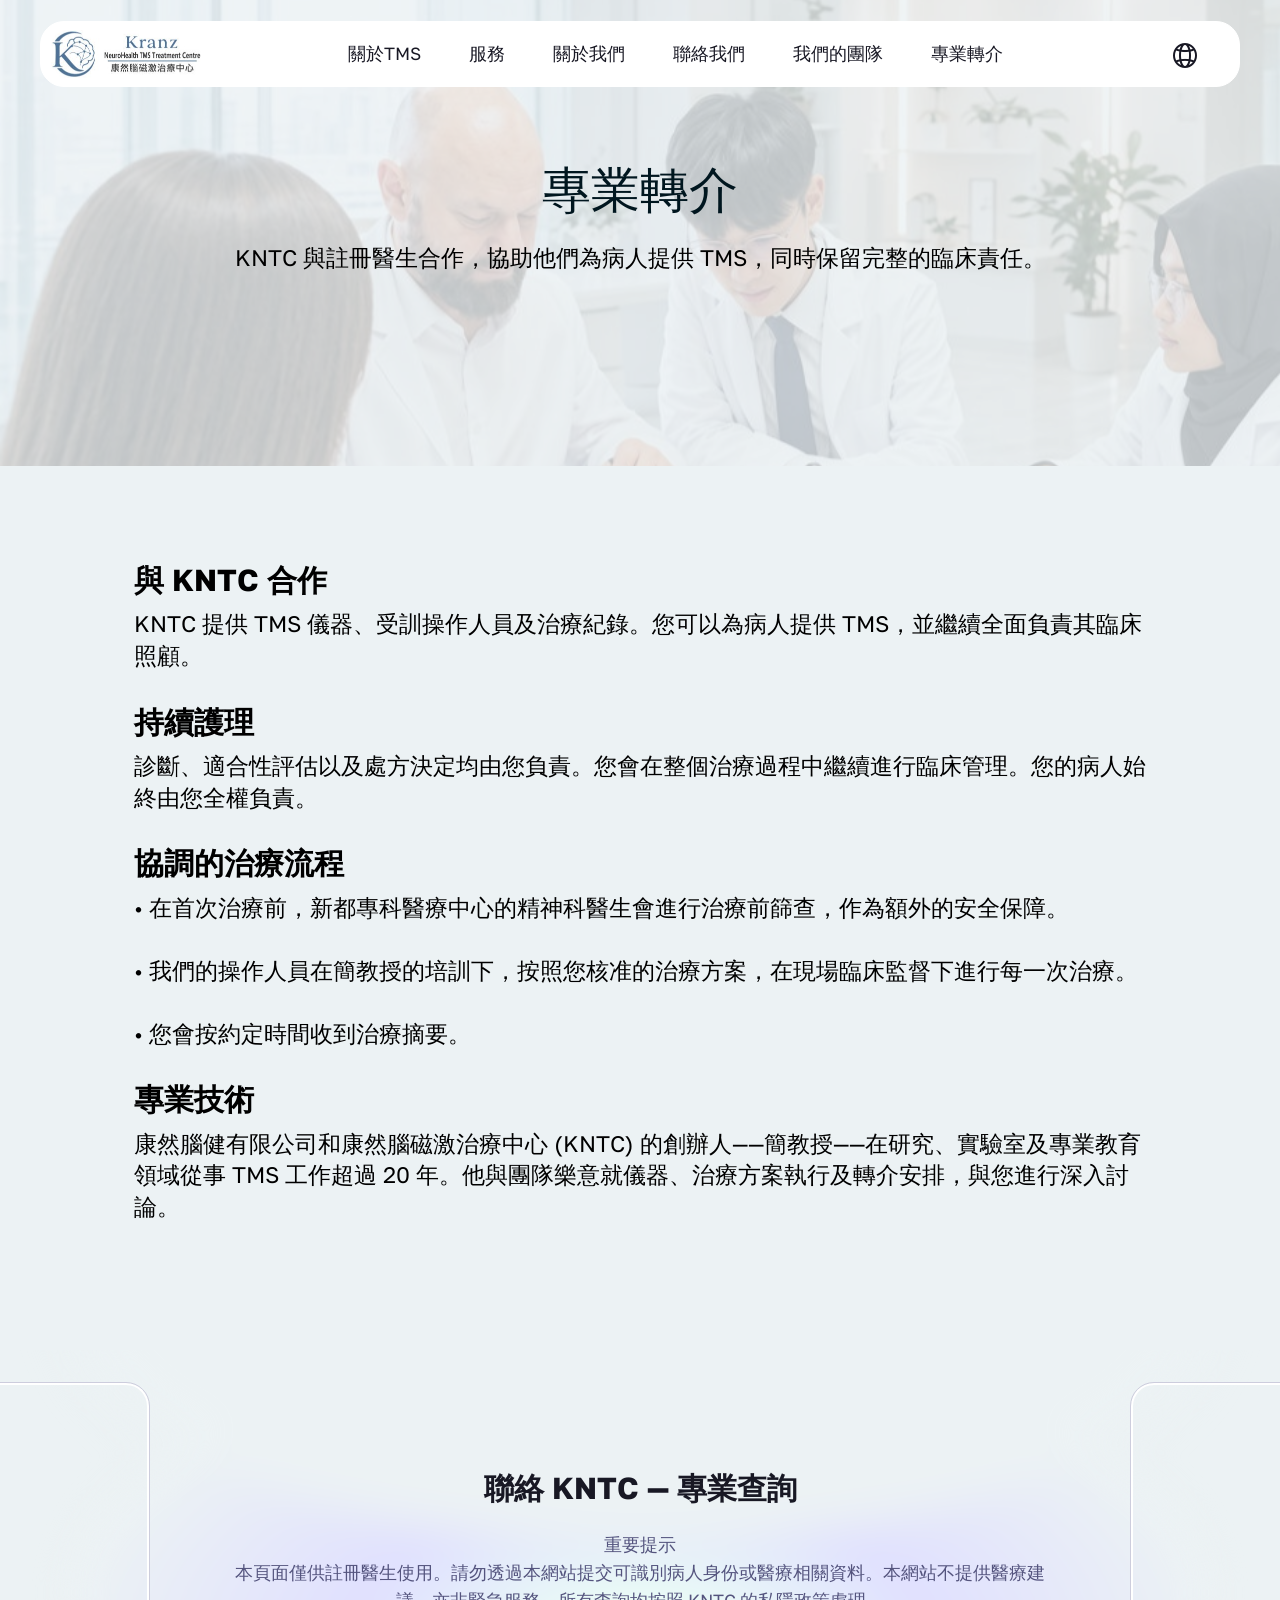
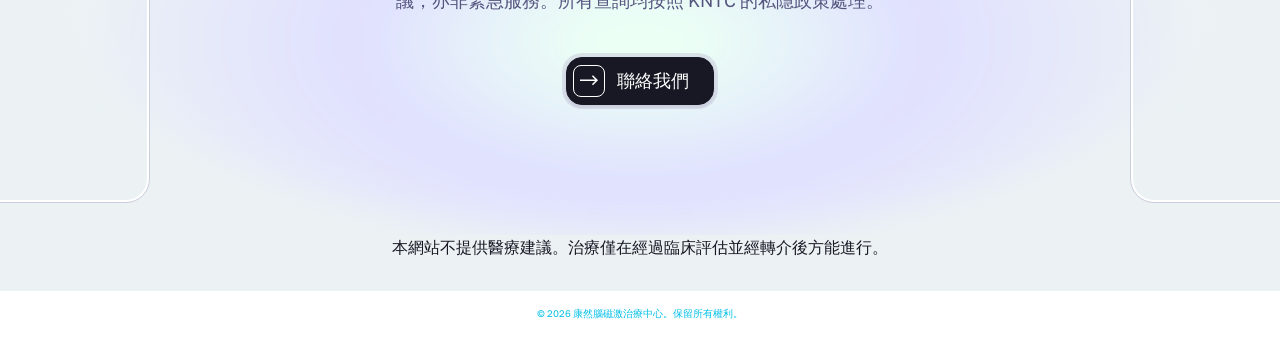
<file: page7.html>
<!DOCTYPE html>
<html  >
<head>
  
  <meta charset="UTF-8">
  <meta http-equiv="X-UA-Compatible" content="IE=edge">
  
  <meta name="twitter:card" content="summary_large_image"/>
  <meta name="twitter:image:src" content="assets/images/page7-meta.jpeg">
  <meta property="og:image" content="assets/images/page7-meta.jpeg">
  <meta name="twitter:title" content="專業轉介">
  <meta name="viewport" content="width=device-width, initial-scale=1, minimum-scale=1">
  <link rel="shortcut icon" href="assets/images/img-8037-300x97.jpeg" type="image/x-icon">
  <meta name="description" content="At Kranz NeuroHealth TMS Treatment Centre offers high-quality, evidence-based TMS treatment through professional care.">
  
  
  <title>專業轉介</title>
  <link rel="stylesheet" href="assets/web/assets/mobirise-icons2/mobirise2.css">
  <link rel="stylesheet" href="assets/bootstrap/css/bootstrap.min.css">
  <link rel="stylesheet" href="assets/parallax/jarallax.css">
  <link rel="stylesheet" href="assets/dropdown/css/style.css">
  <link rel="stylesheet" href="assets/theme/css/style.css">
  <link rel="preload" href="https://fonts.googleapis.com/css2?family=Golos+Text:wght@400;700&display=swap&display=swap" as="style" onload="this.onload=null;this.rel='stylesheet'">
  <noscript><link rel="stylesheet" href="https://fonts.googleapis.com/css2?family=Golos+Text:wght@400;700&display=swap&display=swap"></noscript>
  <link rel="preload" as="style" href="assets/mobirise/css/mbr-additional.css?v=MKR7hO"><link rel="stylesheet" href="assets/mobirise/css/mbr-additional.css?v=MKR7hO" type="text/css">

  
  
  
</head>
<body>
  
  <section data-bs-version="5.1" class="menu menu1 choicem5 cid-vxebXVek7S" once="menu" id="menu01-58">
	

	<nav class="navbar navbar-dropdown navbar-fixed-top navbar-expand-lg">
		<div class="middle-radius container-fluid">
			<div class="navbar-brand">
				<span class="navbar-logo">
					<a href="page1.html#header02-2m">
						<img src="assets/images/img-8037-300x97.jpeg" alt="" style="height: 3.5rem;">
					</a>
				</span>
				
			</div>
			<button class="navbar-toggler" type="button" data-toggle="collapse" data-bs-toggle="collapse" data-target="#navbarSupportedContent" data-bs-target="#navbarSupportedContent" aria-controls="navbarNavAltMarkup" aria-expanded="false" aria-label="Toggle navigation">
				<div class="hamburger">
					<span></span>
					<span></span>
					<span></span>
					<span></span>
				</div>
			</button>
			<div class="collapse navbar-collapse" id="navbarSupportedContent">
				<ul class="navbar-nav nav-dropdown nav-right" data-app-modern-menu="true"><li class="nav-item">
						<a class="nav-link link text-black show text-primary display-4" href="page1.html#list01-2n" aria-expanded="false">關於TMS</a>
					</li>
					<li class="nav-item">
						<a class="nav-link link text-black text-primary display-4" href="page1.html#aarticle2-2o">服務</a>
					</li><li class="nav-item"><a class="nav-link link text-black text-primary display-4" href="page1.html#list05-2q">關於我們</a></li><li class="nav-item"><a class="nav-link link text-black text-primary display-4" href="page1.html#contacts2-2t">聯絡我們</a></li><li class="nav-item"><a class="nav-link link text-black text-primary display-4" href="page4.html#article01-4z">我們的團隊</a></li><li class="nav-item"><a class="nav-link link text-black text-primary display-4" href="page7.html#top">專業轉介</a></li></ul>
				<div class="icons-menu">
					<a class="iconfont-wrapper" href="page6.html#header02-4d">
						<span class="p-2 mbr-iconfont mobi-mbri-globe-2 mobi-mbri"></span>
					</a>
					
					
					
				</div>
				
			</div>
		</div>
	</nav>
</section>

<section data-bs-version="5.1" class="header02 choicem5 cid-vxebXW8saI mbr-parallax-background" id="header02-59">
    

    
    <div class="mbr-overlay" style="opacity: 0.8; background-color: rgb(236, 242, 244);"></div>

    <div class="container">

        <div class="row justify-content-center content-wrap">
            <div class="col-12">
                
                <div class="content-wrapper">
                    
                    <h2 class="mbr-section-title mbr-fonts-style display-2">專業轉介</h2>
                    <p class="mbr-text mbr-fonts-style display-7">KNTC 與註冊醫生合作，協助他們為病人提供 TMS，同時保留完整的臨床責任。</p>
                    
                    
                </div>
            </div>
        </div>
    </div>
</section>

<section data-bs-version="5.1" class="article2 cid-vxebXYtddP" id="aarticle2-5a">

    

    
    

    <div class="container">
        <div class="row justify-content-center">
            <div class="col-12 col-lg-11 align-left">
                
                <div class="item-wrap">
                    <h2 class="mbr-section-subtitle mbr-fonts-style mbr-white mb-0 display-5"><strong>與 KNTC 合作</strong></h2>
                    <p class="mbr-text mbr-white mbr-fonts-style display-7">
                        KNTC 提供 TMS 儀器、受訓操作人員及治療紀錄。您可以為病人提供 TMS，並繼續全面負責其臨床照顧。
                    </p>
                </div>

                <div class="item-wrap">
                    <h2 class="mbr-section-subtitle mbr-fonts-style mbr-white mb-0 display-5"><strong>持續護理</strong></h2>
                    <p class="mbr-text mbr-white mbr-fonts-style display-7">
                        診斷、適合性評估以及處方決定均由您負責。您會在整個治療過程中繼續進行臨床管理。您的病人始終由您全權負責。
                    </p>
                </div>
                <div class="item-wrap">
                    <h2 class="mbr-section-subtitle mbr-fonts-style mbr-white mb-0 display-5"><strong>協調的治療流程</strong></h2>
                    <p class="mbr-text mbr-white mbr-fonts-style display-7">•	在首次治療前，新都專科醫療中心的精神科醫生會進行治療前篩查，作為額外的安全保障。<br>
<br>•	我們的操作人員在簡教授的培訓下，按照您核准的治療方案，在現場臨床監督下進行每一次治療。<br>
<br>•	您會按約定時間收到治療摘要。&nbsp;<br></p>
                </div>
                <div class="item-wrap">
                    <h2 class="mbr-section-subtitle mbr-fonts-style mbr-white mb-0 display-5"><strong>專業技術</strong></h2>
                    <p class="mbr-text mbr-white mbr-fonts-style display-7">康然腦健有限公司和康然腦磁激治療中心 (KNTC) 的創辦人——簡教授——在研究、實驗室及專業教育領域從事 TMS 工作超過 20 年。他與團隊樂意就儀器、治療方案執行及轉介安排，與您進行深入討論。 
                    </p>
                </div>
                
                
                
                
                
                

            </div>
        </div>
    </div>
</section>

<section data-bs-version="5.1" class="article03 choicem5 cid-vxebXZcnqr" id="article03-5b">
    

    
    

    <div class="decor-wrapper decoration_1">
        <div class="decor decor_1 middle-radius"></div>
    </div>
    <div class="container">
        <div class="row justify-content-center">
            <div class="col-12 item">
                <div class="gradient-wrap"></div>
                <div class="content-wrapper">
                    <h2 class="mbr-section-title mbr-fonts-style display-5"><strong>聯絡 KNTC — 專業查詢</strong></h2>
                    <div class="text-wrapper">
                        <p class="mbr-text mbr-fonts-style display-4">重要提示
<br>本頁面僅供註冊醫生使用。請勿透過本網站提交可識別病人身份或醫療相關資料。本網站不提供醫療建議，亦非緊急服務。所有查詢均按照 KNTC 的私隱政策處理。<br></p>
                    </div>
                    <div class="mbr-section-btn"><a class="btn btn-black display-4" href="page1.html#contacts2-2t">聯絡我們
                            <span class="mobi-mbri mobi-mbri-right mbr-iconfont mbr-iconfont-btn"></span></a></div>
                </div>
            </div>
        </div>
    </div>
    <div class="decor-wrapper decoration_2">
        <div class="decor decor_2 middle-radius"></div>
    </div>
</section>

<section data-bs-version="5.1" class="article01 choicem5 cid-vxebXZK1cK" id="article01-5c">
    

    
    

    
    <div class="container-fluid">
        <div class="row justify-content-center">
            <div class="col-12">
                <div class="content-wrapper">
                    
                    
                    <h2 class="mbr-section-title mbr-fonts-style text-1">本網站不提供醫療建議。治療僅在經過臨床評估並經轉介後方能進行。</h2>
                    
                </div>
            </div>
        </div>
    </div>
    
</section>

<section data-bs-version="5.1" class="footer01 choicem5 cid-vxebY0cyBx" once="footers" id="footer01-5d">
    

    
    

    <div class="container-fluid">
        <div class="row justify-content-center">
            <div class="col-12 col-lg-9">
                <div class="content-wrapper">
                    
                    
                    
                    <p class="mbr-copy mbr-fonts-style footer">© 2026 康然腦磁激治療中心。保留所有權利。</p>
                </div>
            </div>
        </div>
    </div>
</section>


<script src="assets/bootstrap/js/bootstrap.bundle.min.js"></script>
  <script src="assets/parallax/jarallax.js"></script>
  <script src="assets/smoothscroll/smooth-scroll.js"></script>
  <script src="assets/ytplayer/index.js"></script>
  <script src="assets/dropdown/js/navbar-dropdown.js"></script>
  <script src="assets/theme/js/script.js"></script>
  
  
  
</body>
</html>
</file>
<file: assets/web/assets/mobirise-icons2/mobirise2.css>
@font-face {
  font-family: 'Moririse2';
  font-display: swap;
  src:  url('mobirise2.eot?f2bix4');
  src:  url('mobirise2.eot?f2bix4#iefix') format('embedded-opentype'),
    url('mobirise2.woff2?f2bix4') format('woff2'),
    url('mobirise2.woff?f2bix4') format('woff'),
    url('mobirise2.ttf?f2bix4') format('truetype'),
    url('mobirise2.svg?f2bix4#mobirise2') format('svg');
  font-weight: normal;
  font-style: normal;
}

[class^="mobi-"], [class*=" mobi-"] {
  /* use !important to prevent issues with browser extensions that change fonts */
  font-family: 'Moririse2' !important;
  speak: none;
  font-style: normal;
  font-weight: normal;
  font-variant: normal;
  text-transform: none;
  line-height: 1;

  /* Better Font Rendering =========== */
  -webkit-font-smoothing: antialiased;
  -moz-osx-font-smoothing: grayscale;
}

.mobi-mbri-add-submenu:before {
  content: "\e900";
}
.mobi-mbri-alert:before {
  content: "\e901";
}
.mobi-mbri-align-center:before {
  content: "\e902";
}
.mobi-mbri-align-justify:before {
  content: "\e903";
}
.mobi-mbri-align-left:before {
  content: "\e904";
}
.mobi-mbri-align-right:before {
  content: "\e905";
}
.mobi-mbri-android:before {
  content: "\e906";
}
.mobi-mbri-apple:before {
  content: "\e907";
}
.mobi-mbri-arrow-down:before {
  content: "\e908";
}
.mobi-mbri-arrow-next:before {
  content: "\e909";
}
.mobi-mbri-arrow-prev:before {
  content: "\e90a";
}
.mobi-mbri-arrow-up:before {
  content: "\e90b";
}
.mobi-mbri-bold:before {
  content: "\e90c";
}
.mobi-mbri-bookmark:before {
  content: "\e90d";
}
.mobi-mbri-bootstrap:before {
  content: "\e90e";
}
.mobi-mbri-briefcase:before {
  content: "\e90f";
}
.mobi-mbri-browse:before {
  content: "\e910";
}
.mobi-mbri-bulleted-list:before {
  content: "\e911";
}
.mobi-mbri-calendar:before {
  content: "\e912";
}
.mobi-mbri-camera:before {
  content: "\e913";
}
.mobi-mbri-cart-add:before {
  content: "\e914";
}
.mobi-mbri-cart-full:before {
  content: "\e915";
}
.mobi-mbri-cash:before {
  content: "\e916";
}
.mobi-mbri-change-style:before {
  content: "\e917";
}
.mobi-mbri-chat:before {
  content: "\e918";
}
.mobi-mbri-clock:before {
  content: "\e919";
}
.mobi-mbri-close:before {
  content: "\e91a";
}
.mobi-mbri-cloud:before {
  content: "\e91b";
}
.mobi-mbri-code:before {
  content: "\e91c";
}
.mobi-mbri-contact-form:before {
  content: "\e91d";
}
.mobi-mbri-credit-card:before {
  content: "\e91e";
}
.mobi-mbri-cursor-click:before {
  content: "\e91f";
}
.mobi-mbri-cust-feedback:before {
  content: "\e920";
}
.mobi-mbri-database:before {
  content: "\e921";
}
.mobi-mbri-delivery:before {
  content: "\e922";
}
.mobi-mbri-desktop:before {
  content: "\e923";
}
.mobi-mbri-devices:before {
  content: "\e924";
}
.mobi-mbri-down:before {
  content: "\e925";
}
.mobi-mbri-download-2:before {
  content: "\e926";
}
.mobi-mbri-download:before {
  content: "\e927";
}
.mobi-mbri-drag-n-drop-2:before {
  content: "\e928";
}
.mobi-mbri-drag-n-drop:before {
  content: "\e929";
}
.mobi-mbri-edit-2:before {
  content: "\e92a";
}
.mobi-mbri-edit:before {
  content: "\e92b";
}
.mobi-mbri-error:before {
  content: "\e92c";
}
.mobi-mbri-extension:before {
  content: "\e92d";
}
.mobi-mbri-features:before {
  content: "\e92e";
}
.mobi-mbri-file:before {
  content: "\e92f";
}
.mobi-mbri-flag:before {
  content: "\e930";
}
.mobi-mbri-folder:before {
  content: "\e931";
}
.mobi-mbri-gift:before {
  content: "\e932";
}
.mobi-mbri-github:before {
  content: "\e933";
}
.mobi-mbri-globe-2:before {
  content: "\e934";
}
.mobi-mbri-globe:before {
  content: "\e935";
}
.mobi-mbri-growing-chart:before {
  content: "\e936";
}
.mobi-mbri-hearth:before {
  content: "\e937";
}
.mobi-mbri-help:before {
  content: "\e938";
}
.mobi-mbri-home:before {
  content: "\e939";
}
.mobi-mbri-hot-cup:before {
  content: "\e93a";
}
.mobi-mbri-idea:before {
  content: "\e93b";
}
.mobi-mbri-image-gallery:before {
  content: "\e93c";
}
.mobi-mbri-image-slider:before {
  content: "\e93d";
}
.mobi-mbri-info:before {
  content: "\e93e";
}
.mobi-mbri-italic:before {
  content: "\e93f";
}
.mobi-mbri-key:before {
  content: "\e940";
}
.mobi-mbri-laptop:before {
  content: "\e941";
}
.mobi-mbri-layers:before {
  content: "\e942";
}
.mobi-mbri-left-right:before {
  content: "\e943";
}
.mobi-mbri-left:before {
  content: "\e944";
}
.mobi-mbri-letter:before {
  content: "\e945";
}
.mobi-mbri-like:before {
  content: "\e946";
}
.mobi-mbri-link:before {
  content: "\e947";
}
.mobi-mbri-lock:before {
  content: "\e948";
}
.mobi-mbri-login:before {
  content: "\e949";
}
.mobi-mbri-logout:before {
  content: "\e94a";
}
.mobi-mbri-magic-stick:before {
  content: "\e94b";
}
.mobi-mbri-map-pin:before {
  content: "\e94c";
}
.mobi-mbri-menu:before {
  content: "\e94d";
}
.mobi-mbri-mobile-2:before {
  content: "\e94e";
}
.mobi-mbri-mobile-horizontal:before {
  content: "\e94f";
}
.mobi-mbri-mobile:before {
  content: "\e950";
}
.mobi-mbri-mobirise:before {
  content: "\e951";
}
.mobi-mbri-more-horizontal:before {
  content: "\e952";
}
.mobi-mbri-more-vertical:before {
  content: "\e953";
}
.mobi-mbri-music:before {
  content: "\e954";
}
.mobi-mbri-new-file:before {
  content: "\e955";
}
.mobi-mbri-numbered-list:before {
  content: "\e956";
}
.mobi-mbri-opened-folder:before {
  content: "\e957";
}
.mobi-mbri-pages:before {
  content: "\e958";
}
.mobi-mbri-paper-plane:before {
  content: "\e959";
}
.mobi-mbri-paperclip:before {
  content: "\e95a";
}
.mobi-mbri-phone:before {
  content: "\e95b";
}
.mobi-mbri-photo:before {
  content: "\e95c";
}
.mobi-mbri-photos:before {
  content: "\e95d";
}
.mobi-mbri-pin:before {
  content: "\e95e";
}
.mobi-mbri-play:before {
  content: "\e95f";
}
.mobi-mbri-plus:before {
  content: "\e960";
}
.mobi-mbri-preview:before {
  content: "\e961";
}
.mobi-mbri-print:before {
  content: "\e962";
}
.mobi-mbri-protect:before {
  content: "\e963";
}
.mobi-mbri-question:before {
  content: "\e964";
}
.mobi-mbri-quote-left:before {
  content: "\e965";
}
.mobi-mbri-quote-right:before {
  content: "\e966";
}
.mobi-mbri-redo:before {
  content: "\e967";
}
.mobi-mbri-refresh:before {
  content: "\e968";
}
.mobi-mbri-responsive-2:before {
  content: "\e969";
}
.mobi-mbri-responsive:before {
  content: "\e96a";
}
.mobi-mbri-right:before {
  content: "\e96b";
}
.mobi-mbri-rocket:before {
  content: "\e96c";
}
.mobi-mbri-sad-face:before {
  content: "\e96d";
}
.mobi-mbri-sale:before {
  content: "\e96e";
}
.mobi-mbri-save:before {
  content: "\e96f";
}
.mobi-mbri-search:before {
  content: "\e970";
}
.mobi-mbri-setting-2:before {
  content: "\e971";
}
.mobi-mbri-setting-3:before {
  content: "\e972";
}
.mobi-mbri-setting:before {
  content: "\e973";
}
.mobi-mbri-share:before {
  content: "\e974";
}
.mobi-mbri-shopping-bag:before {
  content: "\e975";
}
.mobi-mbri-shopping-basket:before {
  content: "\e976";
}
.mobi-mbri-shopping-cart:before {
  content: "\e977";
}
.mobi-mbri-sites:before {
  content: "\e978";
}
.mobi-mbri-smile-face:before {
  content: "\e979";
}
.mobi-mbri-speed:before {
  content: "\e97a";
}
.mobi-mbri-star:before {
  content: "\e97b";
}
.mobi-mbri-success:before {
  content: "\e97c";
}
.mobi-mbri-sun:before {
  content: "\e97d";
}
.mobi-mbri-sun2:before {
  content: "\e97e";
}
.mobi-mbri-tablet-vertical:before {
  content: "\e97f";
}
.mobi-mbri-tablet:before {
  content: "\e980";
}
.mobi-mbri-target:before {
  content: "\e981";
}
.mobi-mbri-timer:before {
  content: "\e982";
}
.mobi-mbri-to-ftp:before {
  content: "\e983";
}
.mobi-mbri-to-local-drive:before {
  content: "\e984";
}
.mobi-mbri-touch-swipe:before {
  content: "\e985";
}
.mobi-mbri-touch:before {
  content: "\e986";
}
.mobi-mbri-trash:before {
  content: "\e987";
}
.mobi-mbri-underline:before {
  content: "\e988";
}
.mobi-mbri-undo:before {
  content: "\e989";
}
.mobi-mbri-unlink:before {
  content: "\e98a";
}
.mobi-mbri-unlock:before {
  content: "\e98b";
}
.mobi-mbri-up-down:before {
  content: "\e98c";
}
.mobi-mbri-up:before {
  content: "\e98d";
}
.mobi-mbri-update:before {
  content: "\e98e";
}
.mobi-mbri-upload-2:before {
  content: "\e98f";
}
.mobi-mbri-upload:before {
  content: "\e990";
}
.mobi-mbri-user-2:before {
  content: "\e991";
}
.mobi-mbri-user:before {
  content: "\e992";
}
.mobi-mbri-users:before {
  content: "\e993";
}
.mobi-mbri-video-play:before {
  content: "\e994";
}
.mobi-mbri-video:before {
  content: "\e995";
}
.mobi-mbri-watch:before {
  content: "\e996";
}
.mobi-mbri-website-theme-2:before {
  content: "\e997";
}
.mobi-mbri-website-theme:before {
  content: "\e998";
}
.mobi-mbri-wifi:before {
  content: "\e999";
}
.mobi-mbri-windows:before {
  content: "\e99a";
}
.mobi-mbri-zoom-in:before {
  content: "\e99b";
}
.mobi-mbri-zoom-out:before {
  content: "\e99c";
}
</file>
<file: assets/parallax/jarallax.css>
.jarallax {
    position: relative;
    z-index: 0;
}
.jarallax > .jarallax-img {
    position: absolute;
    object-fit: cover;
    /* support for plugin https://github.com/bfred-it/object-fit-images */
    font-family: 'object-fit: cover;';
    top: 0;
    left: 0;
    width: 100%;
    height: 100%;
    z-index: -1;
}
</file>
<file: assets/dropdown/css/style.css>
.navbar-dropdown {
  left: 0;
  padding: 0;
  position: absolute;
  right: 0;
  top: 0;
  transition: all 0.45s ease;
  z-index: 1030;
  background: #282828; }
  .navbar-dropdown .navbar-logo {
    margin-right: 0.8rem;
    transition: margin 0.3s ease-in-out;
    vertical-align: middle; }
    .navbar-dropdown .navbar-logo img {
      height: 3.125rem;
      transition: all 0.3s ease-in-out; }
    .navbar-dropdown .navbar-logo.mbr-iconfont {
      font-size: 3.125rem;
      line-height: 3.125rem; }
  .navbar-dropdown .navbar-caption {
    font-weight: 700;
    white-space: normal;
    vertical-align: -4px;
    line-height: 3.125rem !important; }
    .navbar-dropdown .navbar-caption, .navbar-dropdown .navbar-caption:hover {
      color: inherit;
      text-decoration: none; }
  .navbar-dropdown .mbr-iconfont + .navbar-caption {
    vertical-align: -1px; }
  .navbar-dropdown.navbar-fixed-top {
    position: fixed; }
  .navbar-dropdown .navbar-brand span {
    vertical-align: -4px; }
  .navbar-dropdown.bg-color.transparent {
    background: none; }
  .navbar-dropdown.navbar-short .navbar-brand {
    padding: 0.625rem 0; }
    .navbar-dropdown.navbar-short .navbar-brand span {
      vertical-align: -1px; }
  .navbar-dropdown.navbar-short .navbar-caption {
    line-height: 2.375rem !important;
    vertical-align: -2px; }
  .navbar-dropdown.navbar-short .navbar-logo {
    margin-right: 0.5rem; }
    .navbar-dropdown.navbar-short .navbar-logo img {
      height: 2.375rem; }
    .navbar-dropdown.navbar-short .navbar-logo.mbr-iconfont {
      font-size: 2.375rem;
      line-height: 2.375rem; }
  .navbar-dropdown.navbar-short .mbr-table-cell {
    height: 3.625rem; }
  .navbar-dropdown .navbar-close {
    left: 0.6875rem;
    position: fixed;
    top: 0.75rem;
    z-index: 1000; }
  .navbar-dropdown .hamburger-icon {
    content: "";
    display: inline-block;
    vertical-align: middle;
    width: 16px;
    -webkit-box-shadow: 0 -6px 0 1px #282828,0 0 0 1px #282828,0 6px 0 1px #282828;
    -moz-box-shadow: 0 -6px 0 1px #282828,0 0 0 1px #282828,0 6px 0 1px #282828;
    box-shadow: 0 -6px 0 1px #282828,0 0 0 1px #282828,0 6px 0 1px #282828; }

.dropdown-menu .dropdown-toggle[data-toggle="dropdown-submenu"]::after {
  border-bottom: 0.35em solid transparent;
  border-left: 0.35em solid;
  border-right: 0;
  border-top: 0.35em solid transparent;
  margin-left: 0.3rem; }

.dropdown-menu .dropdown-item:focus {
  outline: 0; }

.nav-dropdown {
  font-size: 0.75rem;
  font-weight: 500;
  height: auto !important; }
  .nav-dropdown .nav-btn {
    padding-left: 1rem; }
  .nav-dropdown .link {
    margin: .667em 1.667em;
    font-weight: 500;
    padding: 0;
    transition: color .2s ease-in-out; }
    .nav-dropdown .link.dropdown-toggle {
      margin-right: 2.583em; }
      .nav-dropdown .link.dropdown-toggle::after {
        margin-left: .25rem;
        border-top: 0.35em solid;
        border-right: 0.35em solid transparent;
        border-left: 0.35em solid transparent;
        border-bottom: 0; }
      .nav-dropdown .link.dropdown-toggle[aria-expanded="true"] {
        margin: 0;
        padding: 0.667em 3.263em  0.667em 1.667em; }
  .nav-dropdown .link::after,
  .nav-dropdown .dropdown-item::after {
    color: inherit; }
  .nav-dropdown .btn {
    font-size: 0.75rem;
    font-weight: 700;
    letter-spacing: 0;
    margin-bottom: 0;
    padding-left: 1.25rem;
    padding-right: 1.25rem; }
  .nav-dropdown .dropdown-menu {
    border-radius: 0;
    border: 0;
    left: 0;
    margin: 0;
    padding-bottom: 1.25rem;
    padding-top: 1.25rem;
    position: relative; }
  .nav-dropdown .dropdown-submenu {
    margin-left: 0.125rem;
    top: 0; }
  .nav-dropdown .dropdown-item {
    font-weight: 500;
    line-height: 2;
    padding: 0.3846em 4.615em 0.3846em 1.5385em;
    position: relative;
    transition: color .2s ease-in-out, background-color .2s ease-in-out; }
    .nav-dropdown .dropdown-item::after {
      margin-top: -0.3077em;
      position: absolute;
      right: 1.1538em;
      top: 50%; }
    .nav-dropdown .dropdown-item:focus, .nav-dropdown .dropdown-item:hover {
      background: none; }

@media (max-width: 767px) {
  .nav-dropdown.navbar-toggleable-sm {
    bottom: 0;
    display: none;
    left: 0;
    overflow-x: hidden;
    position: fixed;
    top: 0;
    transform: translateX(-100%);
    -ms-transform: translateX(-100%);
    -webkit-transform: translateX(-100%);
    width: 18.75rem;
    z-index: 999; } }
.nav-dropdown.navbar-toggleable-xl {
  bottom: 0;
  display: none;
  left: 0;
  overflow-x: hidden;
  position: fixed;
  top: 0;
  transform: translateX(-100%);
  -ms-transform: translateX(-100%);
  -webkit-transform: translateX(-100%);
  width: 18.75rem;
  z-index: 999; }

.nav-dropdown-sm {
  display: block !important;
  overflow-x: hidden;
  overflow: auto;
  padding-top: 3.875rem; }
  .nav-dropdown-sm::after {
    content: "";
    display: block;
    height: 3rem;
    width: 100%; }
  .nav-dropdown-sm.collapse.in ~ .navbar-close {
    display: block !important; }
  .nav-dropdown-sm.collapsing, .nav-dropdown-sm.collapse.in {
    transform: translateX(0);
    -ms-transform: translateX(0);
    -webkit-transform: translateX(0);
    transition: all 0.25s ease-out;
    -webkit-transition: all 0.25s ease-out;
    background: #282828; }
  .nav-dropdown-sm.collapsing[aria-expanded="false"] {
    transform: translateX(-100%);
    -ms-transform: translateX(-100%);
    -webkit-transform: translateX(-100%); }
  .nav-dropdown-sm .nav-item {
    display: block;
    margin-left: 0 !important;
    padding-left: 0; }
  .nav-dropdown-sm .link,
  .nav-dropdown-sm .dropdown-item {
    border-top: 1px dotted rgba(255, 255, 255, 0.1);
    font-size: 0.8125rem;
    line-height: 1.6;
    margin: 0 !important;
    padding: 0.875rem 2.4rem 0.875rem 1.5625rem !important;
    position: relative;
    white-space: normal; }
    .nav-dropdown-sm .link:focus, .nav-dropdown-sm .link:hover,
    .nav-dropdown-sm .dropdown-item:focus,
    .nav-dropdown-sm .dropdown-item:hover {
      background: rgba(0, 0, 0, 0.2) !important;
      color: #c0a375; }
  .nav-dropdown-sm .nav-btn {
    position: relative;
    padding: 1.5625rem 1.5625rem 0 1.5625rem; }
    .nav-dropdown-sm .nav-btn::before {
      border-top: 1px dotted rgba(255, 255, 255, 0.1);
      content: "";
      left: 0;
      position: absolute;
      top: 0;
      width: 100%; }
    .nav-dropdown-sm .nav-btn + .nav-btn {
      padding-top: 0.625rem; }
      .nav-dropdown-sm .nav-btn + .nav-btn::before {
        display: none; }
  .nav-dropdown-sm .btn {
    padding: 0.625rem 0; }
  .nav-dropdown-sm .dropdown-toggle[data-toggle="dropdown-submenu"]::after {
    margin-left: .25rem;
    border-top: 0.35em solid;
    border-right: 0.35em solid transparent;
    border-left: 0.35em solid transparent;
    border-bottom: 0; }
  .nav-dropdown-sm .dropdown-toggle[data-toggle="dropdown-submenu"][aria-expanded="true"]::after {
    border-top: 0;
    border-right: 0.35em solid transparent;
    border-left: 0.35em solid transparent;
    border-bottom: 0.35em solid; }
  .nav-dropdown-sm .dropdown-menu {
    margin: 0;
    padding: 0;
    position: relative;
    top: 0;
    left: 0;
    width: 100%;
    border: 0;
    float: none;
    border-radius: 0;
    background: none; }
  .nav-dropdown-sm .dropdown-submenu {
    left: 100%;
    margin-left: 0.125rem;
    margin-top: -1.25rem;
    top: 0; }

.navbar-toggleable-sm .nav-dropdown .dropdown-menu {
  position: absolute; }

.navbar-toggleable-sm .nav-dropdown .dropdown-submenu {
  left: 100%;
  margin-left: 0.125rem;
  margin-top: -1.25rem;
  top: 0; }

.navbar-toggleable-sm.opened .nav-dropdown .dropdown-menu {
  position: relative; }

.navbar-toggleable-sm.opened .nav-dropdown .dropdown-submenu {
  left: 0;
  margin-left: 00rem;
  margin-top: 0rem;
  top: 0; }

.is-builder .nav-dropdown.collapsing {
  transition: none !important; }
</file>
<file: assets/theme/css/style.css>
@charset "UTF-8";
section {
  background-color: #ffffff;
}

body {
  font-style: normal;
  line-height: 1.5;
  font-weight: 400;
  color: #232323;
  position: relative;
}

button {
  background-color: transparent;
  border-color: transparent;
}

.embla__button,
.carousel-control {
  background-color: #edefea !important;
  opacity: 0.8 !important;
  color: #464845 !important;
  border-color: #edefea !important;
}

.carousel .close,
.modalWindow .close {
  background-color: #edefea !important;
  color: #464845 !important;
  border-color: #edefea !important;
  opacity: 0.8 !important;
}

.carousel .close:hover,
.modalWindow .close:hover {
  opacity: 1 !important;
}

.carousel-indicators li {
  background-color: #edefea !important;
  border: 2px solid #464845 !important;
}

.carousel-indicators li:hover,
.carousel-indicators li:active {
  opacity: 0.8 !important;
}

.embla__button:hover,
.carousel-control:hover {
  background-color: #edefea !important;
  opacity: 1 !important;
}

.modalWindow-video-container {
  height: 80%;
}

section,
.container,
.container-fluid {
  position: relative;
  word-wrap: break-word;
}

a.mbr-iconfont:hover {
  text-decoration: none;
}

.article .lead p,
.article .lead ul,
.article .lead ol,
.article .lead pre,
.article .lead blockquote {
  margin-bottom: 0;
}

a {
  font-style: normal;
  font-weight: 400;
  cursor: pointer;
}
a, a:hover {
  text-decoration: none;
}

.mbr-section-title {
  font-style: normal;
  line-height: 1.3;
}

.mbr-section-subtitle {
  line-height: 1.3;
}

.mbr-text {
  font-style: normal;
  line-height: 1.7;
}

h1,
h2,
h3,
h4,
h5,
h6,
.display-1,
.display-2,
.display-4,
.display-5,
.display-7,
span,
p,
a {
  line-height: 1;
  word-break: break-word;
  word-wrap: break-word;
  font-weight: 400;
}

b,
strong {
  font-weight: bold;
}

input:-webkit-autofill, input:-webkit-autofill:hover, input:-webkit-autofill:focus, input:-webkit-autofill:active {
  transition-delay: 9999s;
  -webkit-transition-property: background-color, color;
  transition-property: background-color, color;
}

textarea[type=hidden] {
  display: none;
}

section {
  background-position: 50% 50%;
  background-repeat: no-repeat;
  background-size: cover;
}
section .mbr-background-video,
section .mbr-background-video-preview {
  position: absolute;
  bottom: 0;
  left: 0;
  right: 0;
  top: 0;
}

.hidden {
  visibility: hidden;
}

.mbr-z-index20 {
  z-index: 20;
}

/*! Base colors */
.mbr-white {
  color: #ffffff;
}

.mbr-black {
  color: #111111;
}

.mbr-bg-white {
  background-color: #ffffff;
}

.mbr-bg-black {
  background-color: #000000;
}

/*! Text-aligns */
.align-left {
  text-align: left;
}

.align-center {
  text-align: center;
}

.align-right {
  text-align: right;
}

/*! Font-weight  */
.mbr-light {
  font-weight: 300;
}

.mbr-regular {
  font-weight: 400;
}

.mbr-semibold {
  font-weight: 500;
}

.mbr-bold {
  font-weight: 700;
}

/*! Media  */
.media-content {
  flex-basis: 100%;
}

.media-container-row {
  display: flex;
  flex-direction: row;
  flex-wrap: wrap;
  justify-content: center;
  align-content: center;
  align-items: start;
}
.media-container-row .media-size-item {
  width: 400px;
}

.media-container-column {
  display: flex;
  flex-direction: column;
  flex-wrap: wrap;
  justify-content: center;
  align-content: center;
  align-items: stretch;
}
.media-container-column > * {
  width: 100%;
}

@media (min-width: 992px) {
  .media-container-row {
    flex-wrap: nowrap;
  }
}
figure {
  margin-bottom: 0;
  overflow: hidden;
}

figure[mbr-media-size] {
  transition: width 0.1s;
}

img,
iframe {
  display: block;
  width: 100%;
}

.card {
  background-color: transparent;
  border: none;
}

.card-box {
  width: 100%;
}

.card-img {
  text-align: center;
  flex-shrink: 0;
  -webkit-flex-shrink: 0;
}

.media {
  max-width: 100%;
  margin: 0 auto;
}

.mbr-figure {
  align-self: center;
}

.media-container > div {
  max-width: 100%;
}

.mbr-figure img,
.card-img img {
  width: 100%;
}

@media (max-width: 991px) {
  .media-size-item {
    width: auto !important;
  }
  .media {
    width: auto;
  }
  .mbr-figure {
    width: 100% !important;
  }
}
/*! Buttons */
.mbr-section-btn {
  margin-left: -0.6rem;
  margin-right: -0.6rem;
  font-size: 0;
}

.btn {
  font-weight: 600;
  border-width: 1px;
  font-style: normal;
  margin: 0.6rem 0.6rem;
  white-space: normal;
  transition: all 0.2s ease-in-out;
  display: inline-flex;
  align-items: center;
  justify-content: center;
  word-break: break-word;
}

.btn-sm {
  font-weight: 600;
  letter-spacing: 0px;
  transition: all 0.3s ease-in-out;
}

.btn-md {
  font-weight: 600;
  letter-spacing: 0px;
  transition: all 0.3s ease-in-out;
}

.btn-lg {
  font-weight: 600;
  letter-spacing: 0px;
  transition: all 0.3s ease-in-out;
}

.btn-form {
  margin: 0;
}
.btn-form:hover {
  cursor: pointer;
}

nav .mbr-section-btn {
  margin-left: 0rem;
  margin-right: 0rem;
}

/*! Btn icon margin */
.btn .mbr-iconfont,
.btn.btn-sm .mbr-iconfont {
  order: 1;
  cursor: pointer;
  margin-left: 0.5rem;
  vertical-align: sub;
}

.btn.btn-md .mbr-iconfont,
.btn.btn-md .mbr-iconfont {
  margin-left: 0.8rem;
}

.mbr-regular {
  font-weight: 400;
}

.mbr-semibold {
  font-weight: 500;
}

.mbr-bold {
  font-weight: 700;
}

[type=submit] {
  -webkit-appearance: none;
}

/*! Full-screen */
.mbr-fullscreen .mbr-overlay {
  min-height: 100vh;
}

.mbr-fullscreen {
  display: flex;
  display: -moz-flex;
  display: -ms-flex;
  display: -o-flex;
  align-items: center;
  min-height: 100vh;
  padding-top: 3rem;
  padding-bottom: 3rem;
}

/*! Map */
.map {
  height: 25rem;
  position: relative;
}
.map iframe {
  width: 100%;
  height: 100%;
}

/*! Scroll to top arrow */
.mbr-arrow-up {
  bottom: 25px;
  right: 90px;
  position: fixed;
  text-align: right;
  z-index: 5000;
  color: #ffffff;
  font-size: 22px;
}

.mbr-arrow-up a {
  background: rgba(0, 0, 0, 0.2);
  border-radius: 50%;
  color: #fff;
  display: inline-block;
  height: 60px;
  width: 60px;
  border: 2px solid #fff;
  outline-style: none !important;
  position: relative;
  text-decoration: none;
  transition: all 0.3s ease-in-out;
  cursor: pointer;
  text-align: center;
}
.mbr-arrow-up a:hover {
  background-color: rgba(0, 0, 0, 0.4);
}
.mbr-arrow-up a i {
  line-height: 60px;
}

.mbr-arrow-up-icon {
  display: block;
  color: #fff;
}

.mbr-arrow-up-icon::before {
  content: "›";
  display: inline-block;
  font-family: serif;
  font-size: 22px;
  line-height: 1;
  font-style: normal;
  position: relative;
  top: 6px;
  left: -4px;
  transform: rotate(-90deg);
}

/*! Arrow Down */
.mbr-arrow {
  position: absolute;
  bottom: 45px;
  left: 50%;
  width: 60px;
  height: 60px;
  cursor: pointer;
  background-color: rgba(80, 80, 80, 0.5);
  border-radius: 50%;
  transform: translateX(-50%);
}
@media (max-width: 767px) {
  .mbr-arrow {
    display: none;
  }
}
.mbr-arrow > a {
  display: inline-block;
  text-decoration: none;
  outline-style: none;
  animation: arrowdown 1.7s ease-in-out infinite;
  color: #ffffff;
}
.mbr-arrow > a > i {
  position: absolute;
  top: -2px;
  left: 15px;
  font-size: 2rem;
}

#scrollToTop a i::before {
  content: "";
  position: absolute;
  display: block;
  border-bottom: 2.5px solid #fff;
  border-left: 2.5px solid #fff;
  width: 27.8%;
  height: 27.8%;
  left: 50%;
  top: 51%;
  transform: translateY(-30%) translateX(-50%) rotate(135deg);
}

@keyframes arrowdown {
  0% {
    transform: translateY(0px);
  }
  50% {
    transform: translateY(-5px);
  }
  100% {
    transform: translateY(0px);
  }
}
@media (max-width: 500px) {
  .mbr-arrow-up {
    left: 0;
    right: 0;
    text-align: center;
  }
}
/*Gradients animation*/
@keyframes gradient-animation {
  from {
    background-position: 0% 100%;
    animation-timing-function: ease-in-out;
  }
  to {
    background-position: 100% 0%;
    animation-timing-function: ease-in-out;
  }
}
.bg-gradient {
  background-size: 200% 200%;
  animation: gradient-animation 5s infinite alternate;
  -webkit-animation: gradient-animation 5s infinite alternate;
}

.menu .navbar-brand {
  display: -webkit-flex;
}
.menu .navbar-brand span {
  display: flex;
  display: -webkit-flex;
}
.menu .navbar-brand .navbar-caption-wrap {
  display: -webkit-flex;
}
.menu .navbar-brand .navbar-logo img {
  display: -webkit-flex;
  width: auto;
}
@media (min-width: 768px) and (max-width: 991px) {
  .menu .navbar-toggleable-sm .navbar-nav {
    display: -ms-flexbox;
  }
}
@media (max-width: 991px) {
  .menu .navbar-collapse {
    max-height: 93.5vh;
  }
  .menu .navbar-collapse.show {
    overflow: auto;
  }
}
@media (min-width: 992px) {
  .menu .navbar-nav.nav-dropdown {
    display: -webkit-flex;
  }
  .menu .navbar-toggleable-sm .navbar-collapse {
    display: -webkit-flex !important;
  }
  .menu .collapsed .navbar-collapse {
    max-height: 93.5vh;
  }
  .menu .collapsed .navbar-collapse.show {
    overflow: auto;
  }
}
@media (max-width: 767px) {
  .menu .navbar-collapse {
    max-height: 80vh;
  }
}

.nav-link .mbr-iconfont {
  margin-right: 0.5rem;
}

.navbar {
  display: -webkit-flex;
  -webkit-flex-wrap: wrap;
  -webkit-align-items: center;
  -webkit-justify-content: space-between;
}

.navbar-collapse {
  -webkit-flex-basis: 100%;
  -webkit-flex-grow: 1;
  -webkit-align-items: center;
}

.nav-dropdown .link {
  padding: 0.667em 1.667em !important;
  margin: 0 !important;
}

.nav {
  display: -webkit-flex;
  -webkit-flex-wrap: wrap;
}

.row {
  display: -webkit-flex;
  -webkit-flex-wrap: wrap;
}

.justify-content-center {
  -webkit-justify-content: center;
}

.form-inline {
  display: -webkit-flex;
}

.card-wrapper {
  -webkit-flex: 1;
}

.carousel-control {
  z-index: 10;
  display: -webkit-flex;
}

.carousel-controls {
  display: -webkit-flex;
}

.media {
  display: -webkit-flex;
}

.form-group:focus {
  outline: none;
}

.jq-selectbox__select {
  padding: 7px 0;
  position: relative;
}

.jq-selectbox__dropdown {
  overflow: hidden;
  border-radius: 10px;
  position: absolute;
  top: 100%;
  left: 0 !important;
  width: 100% !important;
}

.jq-selectbox__trigger-arrow {
  right: 0;
  transform: translateY(-50%);
}

.jq-selectbox li {
  padding: 1.07em 0.5em;
}

input[type=range] {
  padding-left: 0 !important;
  padding-right: 0 !important;
}

.modal-dialog,
.modal-content {
  height: 100%;
}

.modal-dialog .carousel-inner {
  height: calc(100vh - 1.75rem);
}
@media (max-width: 575px) {
  .modal-dialog .carousel-inner {
    height: calc(100vh - 1rem);
  }
}

.carousel-item {
  text-align: center;
}

.carousel-item img {
  margin: auto;
}

.navbar-toggler {
  align-self: flex-start;
  padding: 0.25rem 0.75rem;
  font-size: 1.25rem;
  line-height: 1;
  background: transparent;
  border: 1px solid transparent;
  border-radius: 0.25rem;
}

.navbar-toggler:focus,
.navbar-toggler:hover {
  text-decoration: none;
  box-shadow: none;
}

.navbar-toggler-icon {
  display: inline-block;
  width: 1.5em;
  height: 1.5em;
  vertical-align: middle;
  content: "";
  background: no-repeat center center;
  background-size: 100% 100%;
}

.navbar-toggler-left {
  position: absolute;
  left: 1rem;
}

.navbar-toggler-right {
  position: absolute;
  right: 1rem;
}

.card-img {
  width: auto;
}

.menu .navbar.collapsed:not(.beta-menu) {
  flex-direction: column;
}

.carousel-item.active,
.carousel-item-next,
.carousel-item-prev {
  display: flex;
}

.note-air-layout .dropup .dropdown-menu,
.note-air-layout .navbar-fixed-bottom .dropdown .dropdown-menu {
  bottom: initial !important;
}

html,
body {
  height: auto;
  min-height: 100vh;
}

.dropup .dropdown-toggle::after {
  display: none;
}

.form-asterisk {
  font-family: initial;
  position: absolute;
  top: -2px;
  font-weight: normal;
}

.form-control-label {
  position: relative;
  cursor: pointer;
  margin-bottom: 0.357em;
  padding: 0;
}

.alert {
  color: #ffffff;
  border-radius: 0;
  border: 0;
  font-size: 1.1rem;
  line-height: 1.5;
  margin-bottom: 1.875rem;
  padding: 1.25rem;
  position: relative;
  text-align: center;
}
.alert.alert-form::after {
  background-color: inherit;
  bottom: -7px;
  content: "";
  display: block;
  height: 14px;
  left: 50%;
  margin-left: -7px;
  position: absolute;
  transform: rotate(45deg);
  width: 14px;
}

.form-control {
  background-color: #ffffff;
  background-clip: border-box;
  color: #232323;
  line-height: 1rem !important;
  height: auto;
  padding: 1.2rem 2rem;
  transition: border-color 0.25s ease 0s;
  border: 1px solid transparent !important;
  border-radius: 4px;
  box-shadow: rgba(0, 0, 0, 0.07) 0px 1px 1px 0px, rgba(0, 0, 0, 0.07) 0px 1px 3px 0px, rgba(0, 0, 0, 0.03) 0px 0px 0px 1px;
}
.form-active .form-control:invalid {
  border-color: red;
}

.row > * {
  padding-right: 1rem;
  padding-left: 1rem;
}

form .row {
  margin-left: -0.6rem;
  margin-right: -0.6rem;
}
form .row [class*=col] {
  padding-left: 0.6rem;
  padding-right: 0.6rem;
}

form .mbr-section-btn {
  padding-left: 0.6rem;
  padding-right: 0.6rem;
}

form .form-check-input {
  margin-top: 0.5;
}

textarea.form-control {
  line-height: 1.5rem !important;
}

.form-group {
  margin-bottom: 1.2rem;
}

.form-control,
form .btn {
  min-height: 48px;
}

.gdpr-block label span.textGDPR input[name=gdpr] {
  top: 7px;
}

.form-control:focus {
  box-shadow: none;
}

:focus {
  outline: none;
}

.mbr-overlay {
  background-color: #000;
  bottom: 0;
  left: 0;
  opacity: 0.5;
  position: absolute;
  right: 0;
  top: 0;
  z-index: 0;
  pointer-events: none;
}

blockquote {
  font-style: italic;
  padding: 3rem;
  font-size: 1.09rem;
  position: relative;
  border-left: 3px solid;
}

ul,
ol,
pre,
blockquote {
  margin-bottom: 2.3125rem;
}

.mt-4 {
  margin-top: 2rem !important;
}

.mb-4 {
  margin-bottom: 2rem !important;
}

.container,
.container-fluid {
  padding-left: 16px;
  padding-right: 16px;
}

.row {
  margin-left: -16px;
  margin-right: -16px;
}
.row > [class*=col] {
  padding-left: 16px;
  padding-right: 16px;
}

@media (min-width: 992px) {
  .container-fluid {
    padding-left: 40px;
    padding-right: 40px;
  }
}

@media (max-width: 992px) {
  .container-fluid {
    padding-left: 20px;
    padding-right: 20px;
  }
}

@media (max-width: 992px) {
  .container {
    padding-left: 20px;
    padding-right: 20px;
  }
}

@media (max-width: 991px) {
  .mbr-container {
    padding-left: 20px;
    padding-right: 20px;
  }
}
.app-video-wrapper > img {
  opacity: 1;
}

.app-video-wrapper {
  background: transparent;
}

.item {
  position: relative;
}

.dropdown-menu .dropdown-menu {
  left: 100%;
}

.dropdown-item + .dropdown-menu {
  display: none;
}

.dropdown-item:hover + .dropdown-menu,
.dropdown-menu:hover {
  display: block;
}

@media (min-aspect-ratio: 16/9) {
  .mbr-video-foreground {
    height: 300% !important;
    top: -100% !important;
  }
}
@media (max-aspect-ratio: 16/9) {
  .mbr-video-foreground {
    width: 300% !important;
    left: -100% !important;
  }
}
</file>
<file: assets/mobirise/css/mbr-additional.css>
.btn {
  border-width: 1px;
}
.video-wrapper {
  overflow: hidden;
}
body {
  background-color: #ecf2f4;
}
body {
  font-family: Golos Text;
}
.display-1 {
  font-family: 'Golos Text', sans-serif;
  font-size: 3.7rem;
  line-height: 1;
}
.display-1 > .mbr-iconfont {
  font-size: 4.625rem;
}
.display-2 {
  font-family: 'Golos Text', sans-serif;
  font-size: 3.5rem;
  line-height: 1.2;
}
.display-2 > .mbr-iconfont {
  font-size: 4.375rem;
}
.display-4 {
  font-family: 'Golos Text', sans-serif;
  font-size: 1.125rem;
  line-height: 1.6;
}
.display-4 > .mbr-iconfont {
  font-size: 1.40625rem;
}
.display-5 {
  font-family: 'Golos Text', sans-serif;
  font-size: 2.1rem;
  line-height: 1.2;
}
.display-5 > .mbr-iconfont {
  font-size: 2.625rem;
}
.display-7 {
  font-family: 'Golos Text', sans-serif;
  font-size: 1.5rem;
  line-height: 1.4;
}
.display-7 > .mbr-iconfont {
  font-size: 1.875rem;
}
/* ---- Fluid typography for mobile devices ---- */
/* 1.4 - font scale ratio ( bootstrap == 1.42857 ) */
/* 100vw - current viewport width */
/* (48 - 20)  48 == 48rem == 768px, 20 == 20rem == 320px(minimal supported viewport) */
/* 0.65 - min scale variable, may vary */
@media (max-width: 992px) {
  .display-1 {
    font-size: 2.96rem;
  }
}
@media (max-width: 768px) {
  .display-1 {
    font-size: 2.59rem;
    font-size: calc( 1.945rem + (3.7 - 1.945) * ((100vw - 20rem) / (48 - 20)));
    line-height: calc( 1.1 * (1.945rem + (3.7 - 1.945) * ((100vw - 20rem) / (48 - 20))));
  }
  .display-2 {
    font-size: 2.8rem;
    font-size: calc( 1.875rem + (3.5 - 1.875) * ((100vw - 20rem) / (48 - 20)));
    line-height: calc( 1.2 * (1.875rem + (3.5 - 1.875) * ((100vw - 20rem) / (48 - 20))));
  }
  .display-4 {
    font-size: 0.9rem;
    font-size: calc( 1.04375rem + (1.125 - 1.04375) * ((100vw - 20rem) / (48 - 20)));
    line-height: calc( 1.6 * (1.04375rem + (1.125 - 1.04375) * ((100vw - 20rem) / (48 - 20))));
  }
  .display-5 {
    font-size: 1.68rem;
    font-size: calc( 1.385rem + (2.1 - 1.385) * ((100vw - 20rem) / (48 - 20)));
    line-height: calc( 1.2 * (1.385rem + (2.1 - 1.385) * ((100vw - 20rem) / (48 - 20))));
  }
  .display-7 {
    font-size: 1.2rem;
    font-size: calc( 1.175rem + (1.5 - 1.175) * ((100vw - 20rem) / (48 - 20)));
    line-height: calc( 1.4 * (1.175rem + (1.5 - 1.175) * ((100vw - 20rem) / (48 - 20))));
  }
}
@media (min-width: 992px) and (max-width: 1400px) {
  .display-1 {
    font-size: 2.59rem;
    font-size: calc( 1.945rem + (3.7 - 1.945) * ((100vw - 62rem) / (87 - 62)));
    line-height: calc( 1.1 * (1.945rem + (3.7 - 1.945) * ((100vw - 62rem) / (87 - 62))));
  }
  .display-2 {
    font-size: 2.8rem;
    font-size: calc( 1.875rem + (3.5 - 1.875) * ((100vw - 62rem) / (87 - 62)));
    line-height: calc( 1.2 * (1.875rem + (3.5 - 1.875) * ((100vw - 62rem) / (87 - 62))));
  }
  .display-4 {
    font-size: 0.9rem;
    font-size: calc( 1.04375rem + (1.125 - 1.04375) * ((100vw - 62rem) / (87 - 62)));
    line-height: calc( 1.6 * (1.04375rem + (1.125 - 1.04375) * ((100vw - 62rem) / (87 - 62))));
  }
  .display-5 {
    font-size: 1.68rem;
    font-size: calc( 1.385rem + (2.1 - 1.385) * ((100vw - 62rem) / (87 - 62)));
    line-height: calc( 1.2 * (1.385rem + (2.1 - 1.385) * ((100vw - 62rem) / (87 - 62))));
  }
  .display-7 {
    font-size: 1.2rem;
    font-size: calc( 1.175rem + (1.5 - 1.175) * ((100vw - 62rem) / (87 - 62)));
    line-height: calc( 1.4 * (1.175rem + (1.5 - 1.175) * ((100vw - 62rem) / (87 - 62))));
  }
}
/* Buttons */
.btn {
  padding: 1.25rem 2rem;
  border-radius: 4px;
  padding: 0.75rem 1.5rem;
}
.btn-sm {
  padding: 0.6rem 1.2rem;
  border-radius: 4px;
}
.btn-md {
  padding: 0.6rem 1.2rem;
  border-radius: 4px;
}
.btn-lg {
  padding: 1.25rem 2rem;
  border-radius: 4px;
}
.bg-primary {
  background-color: #abe2f4 !important;
}
.bg-success {
  background-color: #24c279 !important;
}
.bg-info {
  background-color: #0cb8da !important;
}
.bg-warning {
  background-color: #e6ad00 !important;
}
.bg-danger {
  background-color: #c42231 !important;
}
.btn-primary {
  box-shadow: 0 0 0 0.25rem rgba(239, 249, 253, 0.3), 0 0.125rem 0.125rem 0.5px rgba(255, 255, 255, 0.3) !important;
}
.btn-primary .mbr-iconfont {
  border: 1px solid #0d4c60;
}
.btn-primary,
.btn-primary:active {
  background-color: #abe2f4 !important;
  border-color: #abe2f4 !important;
  color: #0d4c60 !important;
  box-shadow: 0 0 0 0.25rem rgba(239, 249, 253, 0.3), 0 0.125rem 0.125rem 0.5px rgba(255, 255, 255, 0.3) !important;
}
.btn-primary:hover,
.btn-primary:focus,
.btn-primary.focus,
.btn-primary.active {
  color: inherit;
  background-color: #94daf1 !important;
  border-color: #94daf1 !important;
  box-shadow: 0 0 0 0.25rem rgba(239, 249, 253, 0.3), 0 0.125rem 0.125rem 0.5px rgba(255, 255, 255, 0.3) !important;
}
.btn-primary.disabled,
.btn-primary:disabled {
  color: #0d4c60 !important;
  background-color: #94daf1 !important;
  border-color: #94daf1 !important;
}
.btn-secondary {
  box-shadow: 0 0 0 0.25rem rgba(247, 250, 245, 0.3), 0 0.125rem 0.125rem 0.5px rgba(255, 255, 255, 0.3) !important;
}
.btn-secondary .mbr-iconfont {
  border: 1px solid #354b26;
}
.btn-secondary,
.btn-secondary:active {
  background-color: #cfe0c3 !important;
  border-color: #cfe0c3 !important;
  color: #354b26 !important;
  box-shadow: 0 0 0 0.25rem rgba(247, 250, 245, 0.3), 0 0.125rem 0.125rem 0.5px rgba(255, 255, 255, 0.3) !important;
}
.btn-secondary:hover,
.btn-secondary:focus,
.btn-secondary.focus,
.btn-secondary.active {
  color: inherit;
  background-color: #c2d7b2 !important;
  border-color: #c2d7b2 !important;
  box-shadow: 0 0 0 0.25rem rgba(247, 250, 245, 0.3), 0 0.125rem 0.125rem 0.5px rgba(255, 255, 255, 0.3) !important;
}
.btn-secondary.disabled,
.btn-secondary:disabled {
  color: #354b26 !important;
  background-color: #c2d7b2 !important;
  border-color: #c2d7b2 !important;
}
.btn-info {
  box-shadow: 0 0 0 0.25rem rgba(62, 214, 244, 0.3), 0 0.125rem 0.125rem 0.5px rgba(86, 219, 246, 0.3) !important;
}
.btn-info .mbr-iconfont {
  border: 1px solid #ffffff;
}
.btn-info,
.btn-info:active {
  background-color: #0cb8da !important;
  border-color: #0cb8da !important;
  color: #ffffff !important;
  box-shadow: 0 0 0 0.25rem rgba(62, 214, 244, 0.3), 0 0.125rem 0.125rem 0.5px rgba(86, 219, 246, 0.3) !important;
}
.btn-info:hover,
.btn-info:focus,
.btn-info.focus,
.btn-info.active {
  color: inherit;
  background-color: #0ba4c2 !important;
  border-color: #0ba4c2 !important;
  box-shadow: 0 0 0 0.25rem rgba(62, 214, 244, 0.3), 0 0.125rem 0.125rem 0.5px rgba(86, 219, 246, 0.3) !important;
}
.btn-info.disabled,
.btn-info:disabled {
  color: #ffffff !important;
  background-color: #0ba4c2 !important;
  border-color: #0ba4c2 !important;
}
.btn-success {
  box-shadow: 0 0 0 0.25rem rgba(83, 223, 159, 0.3), 0 0.125rem 0.125rem 0.5px rgba(105, 227, 171, 0.3) !important;
}
.btn-success .mbr-iconfont {
  border: 1px solid #000000;
}
.btn-success,
.btn-success:active {
  background-color: #24c279 !important;
  border-color: #24c279 !important;
  color: #000000 !important;
  box-shadow: 0 0 0 0.25rem rgba(83, 223, 159, 0.3), 0 0.125rem 0.125rem 0.5px rgba(105, 227, 171, 0.3) !important;
}
.btn-success:hover,
.btn-success:focus,
.btn-success.focus,
.btn-success.active {
  color: inherit;
  background-color: #20ac6c !important;
  border-color: #20ac6c !important;
  box-shadow: 0 0 0 0.25rem rgba(83, 223, 159, 0.3), 0 0.125rem 0.125rem 0.5px rgba(105, 227, 171, 0.3) !important;
}
.btn-success.disabled,
.btn-success:disabled {
  color: #000000 !important;
  background-color: #20ac6c !important;
  border-color: #20ac6c !important;
}
.btn-warning {
  box-shadow: 0 0 0 0.25rem rgba(255, 205, 51, 0.3), 0 0.125rem 0.125rem 0.5px rgba(255, 211, 77, 0.3) !important;
}
.btn-warning .mbr-iconfont {
  border: 1px solid #000000;
}
.btn-warning,
.btn-warning:active {
  background-color: #e6ad00 !important;
  border-color: #e6ad00 !important;
  color: #000000 !important;
  box-shadow: 0 0 0 0.25rem rgba(255, 205, 51, 0.3), 0 0.125rem 0.125rem 0.5px rgba(255, 211, 77, 0.3) !important;
}
.btn-warning:hover,
.btn-warning:focus,
.btn-warning.focus,
.btn-warning.active {
  color: inherit;
  background-color: #cd9a00 !important;
  border-color: #cd9a00 !important;
  box-shadow: 0 0 0 0.25rem rgba(255, 205, 51, 0.3), 0 0.125rem 0.125rem 0.5px rgba(255, 211, 77, 0.3) !important;
}
.btn-warning.disabled,
.btn-warning:disabled {
  color: #000000 !important;
  background-color: #cd9a00 !important;
  border-color: #cd9a00 !important;
}
.btn-danger {
  box-shadow: 0 0 0 0.25rem rgba(225, 82, 95, 0.3), 0 0.125rem 0.125rem 0.5px rgba(229, 103, 115, 0.3) !important;
}
.btn-danger .mbr-iconfont {
  border: 1px solid #ffffff;
}
.btn-danger,
.btn-danger:active {
  background-color: #c42231 !important;
  border-color: #c42231 !important;
  color: #ffffff !important;
  box-shadow: 0 0 0 0.25rem rgba(225, 82, 95, 0.3), 0 0.125rem 0.125rem 0.5px rgba(229, 103, 115, 0.3) !important;
}
.btn-danger:hover,
.btn-danger:focus,
.btn-danger.focus,
.btn-danger.active {
  color: inherit;
  background-color: #dd3c4b !important;
  border-color: #dd3c4b !important;
  box-shadow: 0 0 0 0.25rem rgba(225, 82, 95, 0.3), 0 0.125rem 0.125rem 0.5px rgba(229, 103, 115, 0.3) !important;
}
.btn-danger.disabled,
.btn-danger:disabled {
  color: #ffffff !important;
  background-color: #dd3c4b !important;
  border-color: #dd3c4b !important;
}
.btn-white {
  box-shadow: 0 0 0 0.25rem rgba(255, 255, 255, 0.3), 0 0.125rem 0.125rem 0.5px rgba(255, 255, 255, 0.3) !important;
}
.btn-white .mbr-iconfont {
  border: 1px solid #616161;
}
.btn-white,
.btn-white:active {
  background-color: #fafafa !important;
  border-color: #fafafa !important;
  color: #616161 !important;
  box-shadow: 0 0 0 0.25rem rgba(255, 255, 255, 0.3), 0 0.125rem 0.125rem 0.5px rgba(255, 255, 255, 0.3) !important;
}
.btn-white:hover,
.btn-white:focus,
.btn-white.focus,
.btn-white.active {
  color: inherit;
  background-color: #ededed !important;
  border-color: #ededed !important;
  box-shadow: 0 0 0 0.25rem rgba(255, 255, 255, 0.3), 0 0.125rem 0.125rem 0.5px rgba(255, 255, 255, 0.3) !important;
}
.btn-white.disabled,
.btn-white:disabled {
  color: #616161 !important;
  background-color: #ededed !important;
  border-color: #ededed !important;
}
.btn-black {
  box-shadow: 0 0 0 0.25rem rgba(55, 55, 82, 0.3), 0 0.125rem 0.125rem 0.5px rgba(65, 65, 97, 0.3) !important;
}
.btn-black .mbr-iconfont {
  border: 1px solid #ffffff;
}
.btn-black,
.btn-black:active {
  background-color: #181824 !important;
  border-color: #181824 !important;
  color: #ffffff !important;
  box-shadow: 0 0 0 0.25rem rgba(55, 55, 82, 0.3), 0 0.125rem 0.125rem 0.5px rgba(65, 65, 97, 0.3) !important;
}
.btn-black:hover,
.btn-black:focus,
.btn-black.focus,
.btn-black.active {
  color: inherit;
  background-color: #2c2c43 !important;
  border-color: #2c2c43 !important;
  box-shadow: 0 0 0 0.25rem rgba(55, 55, 82, 0.3), 0 0.125rem 0.125rem 0.5px rgba(65, 65, 97, 0.3) !important;
}
.btn-black.disabled,
.btn-black:disabled {
  color: #ffffff !important;
  background-color: #2c2c43 !important;
  border-color: #2c2c43 !important;
}
.btn-primary-outline .mbr-iconfont {
  border: 1px solid #abe2f4;
}
.btn-primary-outline,
.btn-primary-outline:active {
  background-color: transparent !important;
  border-color: #abe2f4;
  color: #abe2f4;
}
.btn-primary-outline:hover,
.btn-primary-outline:focus,
.btn-primary-outline.focus,
.btn-primary-outline.active {
  color: #5ec8ea !important;
  background-color: transparent !important;
  border-color: #5ec8ea !important;
  box-shadow: none !important;
}
.btn-primary-outline:hover .mbr-iconfont,
.btn-primary-outline:focus .mbr-iconfont,
.btn-primary-outline.focus .mbr-iconfont,
.btn-primary-outline.active .mbr-iconfont {
  border: 1px solid #5ec8ea;
}
.btn-primary-outline.disabled,
.btn-primary-outline:disabled {
  color: #136f8d !important;
  background-color: #abe2f4 !important;
  border-color: #abe2f4 !important;
}
.btn-secondary-outline .mbr-iconfont {
  border: 1px solid #cfe0c3;
}
.btn-secondary-outline,
.btn-secondary-outline:active {
  background-color: transparent !important;
  border-color: #cfe0c3;
  color: #cfe0c3;
}
.btn-secondary-outline:hover,
.btn-secondary-outline:focus,
.btn-secondary-outline.focus,
.btn-secondary-outline.active {
  color: #a1c28a !important;
  background-color: transparent !important;
  border-color: #a1c28a !important;
  box-shadow: none !important;
}
.btn-secondary-outline:hover .mbr-iconfont,
.btn-secondary-outline:focus .mbr-iconfont,
.btn-secondary-outline.focus .mbr-iconfont,
.btn-secondary-outline.active .mbr-iconfont {
  border: 1px solid #a1c28a;
}
.btn-secondary-outline.disabled,
.btn-secondary-outline:disabled {
  color: #4d6c38 !important;
  background-color: #cfe0c3 !important;
  border-color: #cfe0c3 !important;
}
.btn-info-outline .mbr-iconfont {
  border: 1px solid #0cb8da;
}
.btn-info-outline,
.btn-info-outline:active {
  background-color: transparent !important;
  border-color: #0cb8da;
  color: #0cb8da;
}
.btn-info-outline:hover,
.btn-info-outline:focus,
.btn-info-outline.focus,
.btn-info-outline.active {
  color: #077388 !important;
  background-color: transparent !important;
  border-color: #077388 !important;
  box-shadow: none !important;
}
.btn-info-outline:hover .mbr-iconfont,
.btn-info-outline:focus .mbr-iconfont,
.btn-info-outline.focus .mbr-iconfont,
.btn-info-outline.active .mbr-iconfont {
  border: 1px solid #077388;
}
.btn-info-outline.disabled,
.btn-info-outline:disabled {
  color: #ffffff !important;
  background-color: #0cb8da !important;
  border-color: #0cb8da !important;
}
.btn-success-outline .mbr-iconfont {
  border: 1px solid #24c279;
}
.btn-success-outline,
.btn-success-outline:active {
  background-color: transparent !important;
  border-color: #24c279;
  color: #24c279;
}
.btn-success-outline:hover,
.btn-success-outline:focus,
.btn-success-outline.focus,
.btn-success-outline.active {
  color: #16794b !important;
  background-color: transparent !important;
  border-color: #16794b !important;
  box-shadow: none !important;
}
.btn-success-outline:hover .mbr-iconfont,
.btn-success-outline:focus .mbr-iconfont,
.btn-success-outline.focus .mbr-iconfont,
.btn-success-outline.active .mbr-iconfont {
  border: 1px solid #16794b;
}
.btn-success-outline.disabled,
.btn-success-outline:disabled {
  color: #ffffff !important;
  background-color: #24c279 !important;
  border-color: #24c279 !important;
}
.btn-warning-outline .mbr-iconfont {
  border: 1px solid #e6ad00;
}
.btn-warning-outline,
.btn-warning-outline:active {
  background-color: transparent !important;
  border-color: #e6ad00;
  color: #e6ad00;
}
.btn-warning-outline:hover,
.btn-warning-outline:focus,
.btn-warning-outline.focus,
.btn-warning-outline.active {
  color: #8f6c00 !important;
  background-color: transparent !important;
  border-color: #8f6c00 !important;
  box-shadow: none !important;
}
.btn-warning-outline:hover .mbr-iconfont,
.btn-warning-outline:focus .mbr-iconfont,
.btn-warning-outline.focus .mbr-iconfont,
.btn-warning-outline.active .mbr-iconfont {
  border: 1px solid #8f6c00;
}
.btn-warning-outline.disabled,
.btn-warning-outline:disabled {
  color: #ffffff !important;
  background-color: #e6ad00 !important;
  border-color: #e6ad00 !important;
}
.btn-danger-outline .mbr-iconfont {
  border: 1px solid #c42231;
}
.btn-danger-outline,
.btn-danger-outline:active {
  background-color: transparent !important;
  border-color: #c42231;
  color: #c42231;
}
.btn-danger-outline:hover,
.btn-danger-outline:focus,
.btn-danger-outline.focus,
.btn-danger-outline.active {
  color: #7a151f !important;
  background-color: transparent !important;
  border-color: #7a151f !important;
  box-shadow: none !important;
}
.btn-danger-outline:hover .mbr-iconfont,
.btn-danger-outline:focus .mbr-iconfont,
.btn-danger-outline.focus .mbr-iconfont,
.btn-danger-outline.active .mbr-iconfont {
  border: 1px solid #7a151f;
}
.btn-danger-outline.disabled,
.btn-danger-outline:disabled {
  color: #ffffff !important;
  background-color: #c42231 !important;
  border-color: #c42231 !important;
}
.btn-black-outline .mbr-iconfont {
  border: 1px solid #181824;
}
.btn-black-outline,
.btn-black-outline:active {
  background-color: transparent !important;
  border-color: #181824;
  color: #181824;
}
.btn-black-outline:hover,
.btn-black-outline:focus,
.btn-black-outline.focus,
.btn-black-outline.active {
  color: #000000 !important;
  background-color: transparent !important;
  border-color: #000000 !important;
  box-shadow: none !important;
}
.btn-black-outline:hover .mbr-iconfont,
.btn-black-outline:focus .mbr-iconfont,
.btn-black-outline.focus .mbr-iconfont,
.btn-black-outline.active .mbr-iconfont {
  border: 1px solid #000000;
}
.btn-black-outline.disabled,
.btn-black-outline:disabled {
  color: #ffffff !important;
  background-color: #181824 !important;
  border-color: #181824 !important;
}
.btn-white-outline .mbr-iconfont {
  border: 1px solid #fafafa;
}
.btn-white-outline,
.btn-white-outline:active {
  background-color: transparent !important;
  border-color: #fafafa;
  color: #fafafa;
}
.btn-white-outline:hover,
.btn-white-outline:focus,
.btn-white-outline.focus,
.btn-white-outline.active {
  color: #cfcfcf !important;
  background-color: transparent !important;
  border-color: #cfcfcf !important;
  box-shadow: none !important;
}
.btn-white-outline:hover .mbr-iconfont,
.btn-white-outline:focus .mbr-iconfont,
.btn-white-outline.focus .mbr-iconfont,
.btn-white-outline.active .mbr-iconfont {
  border: 1px solid #cfcfcf;
}
.btn-white-outline.disabled,
.btn-white-outline:disabled {
  color: #7a7a7a !important;
  background-color: #fafafa !important;
  border-color: #fafafa !important;
}
.text-primary {
  color: #abe2f4 !important;
}
.text-secondary {
  color: #cfe0c3 !important;
}
.text-success {
  color: #24c279 !important;
}
.text-info {
  color: #0cb8da !important;
}
.text-warning {
  color: #e6ad00 !important;
}
.text-danger {
  color: #c42231 !important;
}
.text-white {
  color: #fafafa !important;
}
.text-black {
  color: #181824 !important;
}
a.text-primary:hover,
a.text-primary:focus,
a.text-primary.active {
  color: #51c3e8 !important;
}
a.text-secondary:hover,
a.text-secondary:focus,
a.text-secondary.active {
  color: #99bd80 !important;
}
a.text-success:hover,
a.text-success:focus,
a.text-success.active {
  color: #146c43 !important;
}
a.text-info:hover,
a.text-info:focus,
a.text-info.active {
  color: #076679 !important;
}
a.text-warning:hover,
a.text-warning:focus,
a.text-warning.active {
  color: #806000 !important;
}
a.text-danger:hover,
a.text-danger:focus,
a.text-danger.active {
  color: #6d131b !important;
}
a.text-white:hover,
a.text-white:focus,
a.text-white.active {
  color: #c7c7c7 !important;
}
a.text-black:hover,
a.text-black:focus,
a.text-black.active {
  color: #000000 !important;
}
a[class*="text-"]:not(.nav-link):not(.dropdown-item):not([role]):not(.navbar-caption) {
  position: relative;
  background-image: transparent;
  background-size: 10000px 2px;
  background-repeat: no-repeat;
  background-position: 0px 1.2em;
  background-position: -10000px 1.2em;
}
a[class*="text-"]:not(.nav-link):not(.dropdown-item):not([role]):not(.navbar-caption):hover {
  transition: background-position 2s ease-in-out;
  background-image: linear-gradient(currentColor 50%, currentColor 50%);
  background-position: 0px 1.2em;
}
.nav-tabs .nav-link.active {
  color: #abe2f4;
}
.nav-tabs .nav-link:not(.active) {
  color: #232323;
}
.alert-success {
  background-color: #70c770;
}
.alert-info {
  background-color: #0cb8da;
}
.alert-warning {
  background-color: #e6ad00;
}
.alert-danger {
  background-color: #c42231;
}
.mbr-section-btn .btn:not(.btn-form) {
  border-radius: 100px;
}
.mbr-gallery-filter li a {
  border-radius: 100px !important;
}
.mbr-gallery-filter li.active .btn {
  background-color: #abe2f4;
  border-color: #abe2f4;
  color: #1581a4;
}
.mbr-gallery-filter li.active .btn:focus {
  box-shadow: none;
}
.nav-tabs .nav-link {
  border-radius: .5rem !important;
}
a,
a:hover {
  color: #abe2f4;
}
.mbr-plan-header.bg-primary .mbr-plan-subtitle,
.mbr-plan-header.bg-primary .mbr-plan-price-desc {
  color: #ffffff;
}
.mbr-plan-header.bg-success .mbr-plan-subtitle,
.mbr-plan-header.bg-success .mbr-plan-price-desc {
  color: #7ee7b7;
}
.mbr-plan-header.bg-info .mbr-plan-subtitle,
.mbr-plan-header.bg-info .mbr-plan-price-desc {
  color: #b7f0fb;
}
.mbr-plan-header.bg-warning .mbr-plan-subtitle,
.mbr-plan-header.bg-warning .mbr-plan-price-desc {
  color: #ffecb3;
}
.mbr-plan-header.bg-danger .mbr-plan-subtitle,
.mbr-plan-header.bg-danger .mbr-plan-price-desc {
  color: #e87d87;
}
/* Scroll to top button*/
.scrollToTop_wraper {
  display: none;
}
.form-control {
  font-family: 'Golos Text', sans-serif;
  font-size: 1.5rem;
  line-height: 1.4;
  font-weight: 400;
  border-radius: 40px !important;
}
.form-control > .mbr-iconfont {
  font-size: 1.875rem;
}
.form-control:hover,
.form-control:focus {
  box-shadow: rgba(0, 0, 0, 0.07) 0px 1px 1px 0px, rgba(0, 0, 0, 0.07) 0px 1px 3px 0px, rgba(0, 0, 0, 0.03) 0px 0px 0px 1px;
  border-color: #abe2f4 !important;
}
.form-control:-webkit-input-placeholder {
  font-family: 'Golos Text', sans-serif;
  font-size: 1.5rem;
  line-height: 1.4;
  font-weight: 400;
}
.form-control:-webkit-input-placeholder > .mbr-iconfont {
  font-size: 1.875rem;
}
blockquote {
  border-color: #abe2f4;
}
/* Forms */
.mbr-form .input-group-btn .btn {
  border-radius: 100px !important;
}
.mbr-form .input-group-btn .btn:hover {
  box-shadow: 0 10px 40px 0 rgba(0, 0, 0, 0.2);
}
.mbr-form .input-group-btn button[type="submit"] {
  border-radius: 100px !important;
  padding: 1rem 3rem;
}
.mbr-form .input-group-btn button[type="submit"]:hover {
  box-shadow: 0 10px 40px 0 rgba(0, 0, 0, 0.2);
}
.jq-selectbox li:hover,
.jq-selectbox li.selected {
  background-color: #abe2f4;
  color: #000000;
}
.jq-number__spin {
  transition: 0.25s ease;
}
.jq-number__spin:hover {
  border-color: #abe2f4;
}
.jq-selectbox .jq-selectbox__trigger-arrow,
.jq-number__spin.minus:after,
.jq-number__spin.plus:after {
  transition: 0.4s;
  border-top-color: #232323;
  border-bottom-color: #232323;
}
.jq-selectbox:hover .jq-selectbox__trigger-arrow,
.jq-number__spin.minus:hover:after,
.jq-number__spin.plus:hover:after {
  border-top-color: #abe2f4;
  border-bottom-color: #abe2f4;
}
.xdsoft_datetimepicker .xdsoft_calendar td.xdsoft_default,
.xdsoft_datetimepicker .xdsoft_calendar td.xdsoft_current,
.xdsoft_datetimepicker .xdsoft_timepicker .xdsoft_time_box > div > div.xdsoft_current {
  color: #000000 !important;
  background-color: #abe2f4 !important;
  box-shadow: none !important;
}
.xdsoft_datetimepicker .xdsoft_calendar td:hover,
.xdsoft_datetimepicker .xdsoft_timepicker .xdsoft_time_box > div > div:hover {
  color: #000000 !important;
  background: #cfe0c3 !important;
  box-shadow: none !important;
}
.lazy-bg {
  background-image: none !important;
}
.lazy-placeholder:not(section),
.lazy-none {
  display: block;
  position: relative;
  padding-bottom: 56.25%;
  width: 100%;
  height: auto;
}
iframe.lazy-placeholder,
.lazy-placeholder:after {
  content: '';
  position: absolute;
  width: 200px;
  height: 200px;
  background: transparent no-repeat center;
  background-size: contain;
  top: 50%;
  left: 50%;
  transform: translateX(-50%) translateY(-50%);
  background-image: url("data:image/svg+xml;charset=UTF-8,%3csvg width='32' height='32' viewBox='0 0 64 64' xmlns='http://www.w3.org/2000/svg' stroke='%23abe2f4' %3e%3cg fill='none' fill-rule='evenodd'%3e%3cg transform='translate(16 16)' stroke-width='2'%3e%3ccircle stroke-opacity='.5' cx='16' cy='16' r='16'/%3e%3cpath d='M32 16c0-9.94-8.06-16-16-16'%3e%3canimateTransform attributeName='transform' type='rotate' from='0 16 16' to='360 16 16' dur='1s' repeatCount='indefinite'/%3e%3c/path%3e%3c/g%3e%3c/g%3e%3c/svg%3e");
}
section.lazy-placeholder:after {
  opacity: 0.5;
}
body {
  overflow-x: hidden;
}
a {
  transition: color 0.6s;
}
.mbr-section-btn .btn {
  border-radius: 1rem !important;
  flex-direction: row-reverse;
  font-weight: 400;
  padding: 6px 24px;
  min-height: 48px;
}
.mbr-section-btn .btn .mbr-iconfont {
  width: 32px;
  height: 32px;
  display: inline-flex;
  align-items: center;
  justify-content: center;
  margin-left: -18px;
  margin-right: 12px;
  font-size: 18px;
  transition: all .3s ease;
  border-radius: 8px !important;
}
.mbr-section-btn .btn:hover .mbr-iconfont,
.mbr-section-btn .btn:focus .mbr-iconfont {
  transform: translateX(4px);
}
.mbr-section-btn .btn-black {
  box-shadow: 0 0 0 0.25rem rgba(199, 199, 218, 0.5), 0 0.125rem 0.125rem 0.5px rgba(184, 184, 208, 0.5) !important;
}
.mbr-section-btn .btn-white {
  box-shadow: 0 0 0 0.25rem rgba(204, 204, 204, 0.2), 0 0.125rem 0.125rem 0.5px rgba(217, 217, 217, 0.2) !important;
}
img,
.card-wrap,
.card-wrapper,
.video-wrapper,
.mbr-figure iframe,
.google-map iframe,
.slide-content,
.plan,
.card,
.item-wrapper,
.form-control,
.navbar-nav .nav-item .nav-link {
  border-radius: 1rem !important;
}
.middle-radius {
  border-radius: 1.5rem !important;
}
.large-radius {
  border-radius: 2rem !important;
}
.next-radius {
  border-radius: 0.75rem !important;
}
.little-radius {
  border-radius: 0.5rem !important;
}
*:focus-visible {
  outline: red solid 2px !important;
  outline-offset: 2px !important;
  transition: outline 0.2s ease-in-out;
}
.text-1 {
  font-family: 'Golos Text', sans-serif;
  font-size: 1rem;
  line-height: 1.5;
}
.text-1 > .mbr-iconfont {
  font-size: 1rem;
}
.text-2 {
  font-family: 'Golos Text', sans-serif;
  font-size: 1.7rem;
  line-height: 1.5;
}
.text-2 > .mbr-iconfont {
  font-size: 1.7rem;
}
.footer {
  font-family: 'Golos Text', sans-serif;
  font-size: 0.6rem;
  line-height: 1.5;
}
.footer > .mbr-iconfont {
  font-size: 0.6rem;
}
.cid-vuNDZy7DOl {
  z-index: 1000;
  width: 100%;
  position: relative;
}
.cid-vuNDZy7DOl .dropdown-item:before {
  font-family: Moririse2 !important;
  content: "\e966";
  display: inline-block;
  width: 0;
  position: absolute;
  left: 1rem;
  top: 0.5rem;
  margin-right: 0.5rem;
  line-height: 1;
  font-size: inherit;
  vertical-align: middle;
  text-align: center;
  overflow: hidden;
  transform: scale(0, 1);
  transition: all 0.25s ease-in-out;
}
@media (max-width: 767px) {
  .cid-vuNDZy7DOl .navbar-toggler {
    transform: scale(0.8);
  }
}
.cid-vuNDZy7DOl .navbar-brand {
  flex-shrink: 0;
  align-items: center;
  margin-right: 0;
  padding: 0 !important;
  transition: all 0.3s;
  word-break: break-word;
  z-index: 1;
  width: 150px !important;
  height: 60px !important;
  margin: 0 !important;
}
.cid-vuNDZy7DOl .navbar-brand img {
  max-width: 100%;
  max-height: 100%;
  object-fit: cover;
}
.cid-vuNDZy7DOl .navbar-brand .navbar-caption {
  line-height: inherit !important;
}
.cid-vuNDZy7DOl .navbar-brand .navbar-logo a {
  outline: none;
}
.cid-vuNDZy7DOl .navbar-nav {
  margin: auto;
  margin-left: 0;
  margin-left: auto;
}
.cid-vuNDZy7DOl .navbar-nav .nav-item {
  padding: 0 !important;
  transition: .3s all !important;
}
@media (max-width: 992px) {
  .cid-vuNDZy7DOl .navbar-nav .nav-item {
    padding-left: 0 !important;
  }
}
.cid-vuNDZy7DOl .navbar-nav .nav-item .nav-link {
  position: relative;
  padding: 12px 24px !important;
  margin: 0 !important;
  transition: .3s all !important;
  font-weight: 400;
}
@media (max-width: 992px) {
  .cid-vuNDZy7DOl .navbar-nav .nav-item .nav-link {
    padding: 10px 10px 10px 10px !important;
  }
}
.cid-vuNDZy7DOl .navbar-nav .nav-item .nav-link:hover {
  background-color: #eeeef4;
}
@media (max-width: 992px) {
  .cid-vuNDZy7DOl .navbar-nav .nav-item .nav-link:hover {
    background-color: transparent;
  }
}
.cid-vuNDZy7DOl .navbar-nav .open .nav-link::after {
  transform: rotate(180deg);
}
@media (min-width: 992px) {
  .cid-vuNDZy7DOl .navbar-nav .open .nav-link::before {
    content: "";
    width: 100%;
    height: 20px;
    top: 100%;
    background: transparent;
    position: absolute;
  }
}
.cid-vuNDZy7DOl .navbar-nav .dropdown-item {
  padding: 17px 24px !important;
  border-radius: 1rem !important;
  margin: 0 8px !important;
  transition: .3s all !important;
  background: #ffffff;
  font-weight: 400;
}
@media (max-width: 992px) {
  .cid-vuNDZy7DOl .navbar-nav .dropdown-item {
    margin: 0 8px 0 0 !important;
  }
}
.cid-vuNDZy7DOl .nav-link {
  width: fit-content;
  position: relative;
}
.cid-vuNDZy7DOl .navbar-logo {
  padding-left: 0;
  margin: 0 !important;
  border-radius: 5px !important;
}
@media (max-width: 767px) {
  .cid-vuNDZy7DOl .navbar-logo {
    padding-left: 1rem;
  }
}
.cid-vuNDZy7DOl .navbar-caption {
  padding-left: 1rem;
  padding-right: 20px;
  font-weight: 400;
}
@media (max-width: 992px) {
  .cid-vuNDZy7DOl .navbar-caption {
    border-right: none;
  }
}
@media (max-width: 767px) {
  .cid-vuNDZy7DOl .nav-dropdown {
    padding-bottom: 0.5rem;
  }
}
.cid-vuNDZy7DOl .nav-dropdown .link.dropdown-toggle::after {
  margin-left: 0.5rem;
  margin-top: 0rem;
  transition: .3s all;
}
.cid-vuNDZy7DOl .container,
.cid-vuNDZy7DOl .container-fluid {
  display: flex;
  min-height: 66px;
  padding: 0 10px;
  flex-wrap: nowrap;
  left: 0;
  right: 0;
  -webkit-box-pack: justify;
  -ms-flex-pack: justify;
  justify-content: flex-end;
  -webkit-box-align: center;
  -webkit-align-items: center;
  -ms-flex-align: center;
  align-items: center;
  border-radius: 100vw;
  margin-top: .5rem;
  background-color: #ffffff;
  border: 1px solid #ffffff;
}
@media (max-width: 992px) {
  .cid-vuNDZy7DOl .container,
  .cid-vuNDZy7DOl .container-fluid {
    padding-right: 2rem;
    box-shadow: none;
  }
}
@media (max-width: 767px) {
  .cid-vuNDZy7DOl .container,
  .cid-vuNDZy7DOl .container-fluid {
    width: 95%;
    height: 56px !important;
    padding-right: 1rem;
    margin-top: 0rem;
  }
}
.cid-vuNDZy7DOl .container-fluid {
  margin-left: 40px;
  margin-right: 40px;
}
@media (max-width: 992px) {
  .cid-vuNDZy7DOl .container-fluid {
    margin-left: 20px;
    margin-right: 20px;
  }
}
.cid-vuNDZy7DOl .iconfont-wrapper {
  color: #181824 !important;
  font-size: 1.5rem;
  padding-right: 0.5rem;
  transition: all 0.3s ease-in-out;
}
.cid-vuNDZy7DOl .iconfont-wrapper:hover {
  opacity: .6;
}
.cid-vuNDZy7DOl .dropdown-menu {
  flex-wrap: wrap;
  flex-direction: column;
  max-width: 100%;
  padding: 0 !important;
  border-radius: 1rem;
  transition: .3s all !important;
  min-width: auto;
}
.cid-vuNDZy7DOl .nav-item:focus,
.cid-vuNDZy7DOl .nav-link:focus {
  outline: none;
}
.cid-vuNDZy7DOl .dropdown .dropdown-menu .dropdown-item {
  width: auto;
  transition: all 0.25s ease-in-out;
}
.cid-vuNDZy7DOl .dropdown .dropdown-menu .dropdown-item::after {
  right: 0.5rem;
}
.cid-vuNDZy7DOl .dropdown .dropdown-menu .dropdown-item .mbr-iconfont {
  margin-right: 0.5rem;
  vertical-align: sub;
}
.cid-vuNDZy7DOl .dropdown .dropdown-menu .dropdown-item .mbr-iconfont:before {
  display: inline-block;
  transform: scale(1, 1);
  transition: all 0.25s ease-in-out;
}
.cid-vuNDZy7DOl .collapsed .dropdown-menu .dropdown-item:before {
  display: none;
}
.cid-vuNDZy7DOl .collapsed .dropdown .dropdown-menu .dropdown-item {
  padding: 0.235em 1.5em 0.235em 1.5em !important;
  transition: none;
  margin: 0 !important;
}
.cid-vuNDZy7DOl .navbar {
  min-height: 100px;
  transition: all 0.3s;
  border-bottom: 1px solid transparent;
  background: transparent !important;
  padding: 0 !important;
  border: none !important;
  box-shadow: none !important;
  border-radius: 0 !important;
}
.cid-vuNDZy7DOl .navbar.opened {
  transition: all 0.3s;
}
.cid-vuNDZy7DOl .navbar .dropdown-item {
  padding: 0.5rem 1.8rem;
}
.cid-vuNDZy7DOl .navbar .navbar-logo img {
  width: auto;
  box-shadow: 0 0 0 4px #ffffff;
}
.cid-vuNDZy7DOl .navbar .navbar-collapse {
  z-index: 1;
  justify-content: flex-end;
}
.cid-vuNDZy7DOl .navbar.collapsed {
  justify-content: center;
}
.cid-vuNDZy7DOl .navbar.collapsed .nav-item .nav-link::before {
  display: none;
}
.cid-vuNDZy7DOl .navbar.collapsed.opened .dropdown-menu {
  top: 0;
}
@media (min-width: 992px) {
  .cid-vuNDZy7DOl .navbar.collapsed.opened:not(.navbar-short) .navbar-collapse {
    max-height: calc(98.5vh - 3.5rem);
  }
}
.cid-vuNDZy7DOl .navbar.collapsed .dropdown-menu .dropdown-submenu {
  left: 0 !important;
}
.cid-vuNDZy7DOl .navbar.collapsed .dropdown-menu .dropdown-item:after {
  right: auto;
}
.cid-vuNDZy7DOl .navbar.collapsed .dropdown-menu .dropdown-toggle[data-toggle="dropdown-submenu"]:after {
  margin-left: 0.5rem;
  margin-top: 0.2rem;
  border-top: 0.35em solid;
  border-right: 0.35em solid transparent;
  border-left: 0.35em solid transparent;
  border-bottom: 0;
  top: 41%;
}
.cid-vuNDZy7DOl .navbar.collapsed ul.navbar-nav li {
  margin: auto;
}
.cid-vuNDZy7DOl .navbar.collapsed .dropdown-menu .dropdown-item {
  padding: 0.25rem 1.5rem;
  text-align: center;
}
.cid-vuNDZy7DOl .navbar.collapsed .icons-menu {
  padding-left: 0;
  padding-right: 0;
  padding-top: 0.5rem;
  padding-bottom: 0.5rem;
}
@media (max-width: 767px) {
  .cid-vuNDZy7DOl .navbar {
    min-height: 72px;
  }
  .cid-vuNDZy7DOl .navbar .navbar-logo img {
    height: 2rem !important;
  }
}
@media (max-width: 991px) {
  .cid-vuNDZy7DOl .navbar .nav-item .nav-link::before {
    display: none;
  }
  .cid-vuNDZy7DOl .navbar.opened .dropdown-menu {
    top: 0;
  }
  .cid-vuNDZy7DOl .navbar .dropdown-menu .dropdown-submenu {
    left: 0 !important;
  }
  .cid-vuNDZy7DOl .navbar .dropdown-menu .dropdown-item:after {
    right: auto;
  }
  .cid-vuNDZy7DOl .navbar .dropdown-menu .dropdown-toggle[data-toggle="dropdown-submenu"]:after {
    margin-left: 0.5rem;
    margin-top: 0.2rem;
    border-top: 0.35em solid;
    border-right: 0.35em solid transparent;
    border-left: 0.35em solid transparent;
    border-bottom: 0;
    top: 40%;
  }
  .cid-vuNDZy7DOl .navbar .dropdown-menu .dropdown-item {
    padding: 0.25rem 1.5rem !important;
    text-align: center;
  }
  .cid-vuNDZy7DOl .navbar .navbar-brand {
    flex-shrink: initial;
    flex-basis: auto;
    word-break: break-word;
    padding-right: 10px;
  }
  .cid-vuNDZy7DOl .navbar .navbar-toggler {
    flex-basis: auto;
  }
  .cid-vuNDZy7DOl .navbar .icons-menu {
    padding-left: 0;
    padding-top: 0.5rem;
    padding-bottom: 0.5rem;
  }
}
.cid-vuNDZy7DOl .navbar.navbar-short .navbar-logo img {
  height: 2rem;
}
.cid-vuNDZy7DOl .dropdown-item.active,
.cid-vuNDZy7DOl .dropdown-item:active {
  background-color: transparent;
}
.cid-vuNDZy7DOl .navbar-expand-lg .navbar-nav .nav-link {
  padding: 0;
}
.cid-vuNDZy7DOl .nav-dropdown .link.dropdown-toggle {
  margin-right: 1.667em;
}
.cid-vuNDZy7DOl .nav-dropdown .link.dropdown-toggle[aria-expanded="true"] {
  margin-right: 0;
  padding: 0.667em 1.667em;
}
.cid-vuNDZy7DOl .navbar.navbar-expand-lg .dropdown .dropdown-menu {
  background: transparent;
  top: 3.5rem;
}
@media (max-width: 992px) {
  .cid-vuNDZy7DOl .navbar.navbar-expand-lg .dropdown .dropdown-menu {
    top: 0;
  }
}
.cid-vuNDZy7DOl .navbar.navbar-expand-lg .dropdown .dropdown-menu .dropdown-submenu {
  margin: 0;
  left: 95%;
  transform: none;
  top: 0;
}
.cid-vuNDZy7DOl .navbar .dropdown.open > .dropdown-menu {
  display: flex;
}
.cid-vuNDZy7DOl ul.navbar-nav {
  flex-wrap: wrap;
}
.cid-vuNDZy7DOl .navbar-buttons {
  text-align: center;
  min-width: 140px;
}
@media (max-width: 992px) {
  .cid-vuNDZy7DOl .navbar-buttons {
    text-align: left;
  }
}
.cid-vuNDZy7DOl button.navbar-toggler {
  outline: none;
  width: 31px;
  height: 20px;
  cursor: pointer;
  transition: all 0.2s;
  position: relative;
  align-self: center;
}
.cid-vuNDZy7DOl button.navbar-toggler .hamburger span {
  position: absolute;
  right: 0;
  width: 30px;
  height: 2px;
  border-right: 5px;
  background-color: #181824;
}
.cid-vuNDZy7DOl button.navbar-toggler .hamburger span:nth-child(1) {
  top: 0;
  transition: all 0.2s;
}
.cid-vuNDZy7DOl button.navbar-toggler .hamburger span:nth-child(2) {
  top: 8px;
  transition: all 0.15s;
}
.cid-vuNDZy7DOl button.navbar-toggler .hamburger span:nth-child(3) {
  top: 8px;
  transition: all 0.15s;
}
.cid-vuNDZy7DOl button.navbar-toggler .hamburger span:nth-child(4) {
  top: 16px;
  transition: all 0.2s;
}
.cid-vuNDZy7DOl nav.opened .hamburger span:nth-child(1) {
  top: 8px;
  width: 0;
  opacity: 0;
  right: 50%;
  transition: all 0.2s;
}
.cid-vuNDZy7DOl nav.opened .hamburger span:nth-child(2) {
  transform: rotate(45deg);
  transition: all 0.25s;
}
.cid-vuNDZy7DOl nav.opened .hamburger span:nth-child(3) {
  transform: rotate(-45deg);
  transition: all 0.25s;
}
.cid-vuNDZy7DOl nav.opened .hamburger span:nth-child(4) {
  top: 8px;
  width: 0;
  opacity: 0;
  right: 50%;
  transition: all 0.2s;
}
.cid-vuNDZy7DOl .navbar-dropdown {
  padding: 0 1rem;
  padding-top: 2rem;
  padding-bottom: 2rem;
}
.cid-vuNDZy7DOl a.nav-link {
  display: flex;
  align-items: center;
  justify-content: center;
}
.cid-vuNDZy7DOl .icons-menu {
  flex-wrap: nowrap;
  display: flex;
  justify-content: center;
  padding-left: 1rem;
  padding-right: 1rem;
  padding-top: 0.3rem;
  text-align: center;
}
@media (max-width: 992px) {
  .cid-vuNDZy7DOl .icons-menu {
    justify-content: flex-start;
    margin-bottom: .5rem;
  }
}
@media screen and (-ms-high-contrast: active), (-ms-high-contrast: none) {
  .cid-vuNDZy7DOl .navbar {
    height: 66px;
  }
  .cid-vuNDZy7DOl .navbar.opened {
    height: auto;
  }
  .cid-vuNDZy7DOl .nav-item .nav-link:hover::before {
    width: 175%;
    max-width: calc(100% + 2rem);
    left: -1rem;
  }
}
.cid-vuNDZy7DOl .navbar .dropdown > .dropdown-menu {
  display: none;
  width: max-content;
  max-width: 500px !important;
  transform: translateX(-50%);
  top: calc(100% + 20px);
  left: 50%;
}
.cid-vuNDZy7DOl .navbar .dropdown > .dropdown-menu .dropdown-item {
  line-height: 1 !important;
  margin-bottom: 9px !important;
}
@media (max-width: 992px) {
  .cid-vuNDZy7DOl .navbar .dropdown > .dropdown-menu .dropdown-item {
    margin-bottom: 0;
  }
}
.cid-vuNDZy7DOl .navbar .dropdown > .dropdown-menu .dropdown .dropdown-item {
  align-items: center;
  display: flex;
  height: max-content !important;
  min-height: max-content !important;
}
.cid-vuNDZy7DOl .navbar .dropdown > .dropdown-menu .dropdown .dropdown-item::after {
  display: inline-block;
  position: static;
  margin-left: 0.6rem;
  margin-top: 0;
  margin-right: 0;
  margin-bottom: 0;
  transition: .3s all;
  transform: rotate(-90deg);
}
.cid-vuNDZy7DOl .navbar .dropdown > .dropdown-menu .dropdown.open .dropdown-item::after {
  transform: rotate(0deg);
}
.cid-vuNDZy7DOl .mbr-section-btn {
  margin: -0.6rem -0.6rem;
}
.cid-vuNDZy7DOl .mbr-section-btn .btn {
  white-space: nowrap;
  width: auto;
}
@media (max-width: 575px) {
  .cid-vuNDZy7DOl .mbr-section-btn .btn {
    width: auto !important;
  }
}
.cid-vuNDZy7DOl .navbar-toggler {
  margin-left: 12px;
  margin-right: 8px;
  order: 1000;
}
@media (max-width: 991px) {
  .cid-vuNDZy7DOl .navbar-brand {
    margin-right: auto !important;
    margin-left: 0 !important;
    order: 1 !important;
    padding-left: 0 !important;
  }
  .cid-vuNDZy7DOl .navbar-collapse {
    z-index: -1 !important;
    position: absolute;
    top: 110%;
    left: 0;
    width: 100%;
    padding: 1rem;
    border-radius: 1.5rem;
    background: #ffffff;
    backdrop-filter: blur(8px);
  }
  .cid-vuNDZy7DOl .navbar-nav .nav-item .nav-link::after {
    margin-left: 10px;
  }
  .cid-vuNDZy7DOl .navbar .dropdown > .dropdown-menu {
    max-width: 100% !important;
    transform: translateX(0);
    top: 10px;
    left: 0;
    padding: 0 !important;
    border-radius: 1rem;
    background-color: transparent !important;
  }
  .cid-vuNDZy7DOl .navbar .dropdown > .dropdown-menu .dropdown-item {
    padding: 10px 10px 10px 10px !important;
    line-height: 1 !important;
    margin-bottom: 4px !important;
  }
  .cid-vuNDZy7DOl .navbar .dropdown > .dropdown-menu .dropdown .dropdown-item {
    align-items: center;
    display: flex;
    height: max-content !important;
    min-height: max-content !important;
  }
  .cid-vuNDZy7DOl .navbar .dropdown > .dropdown-menu .dropdown .dropdown-item::after {
    display: inline-block;
    position: static;
    margin-left: 0.5rem;
    margin-top: 0;
    margin-right: 0;
    margin-bottom: 0;
    transition: .3s all;
    transform: rotate(0deg);
  }
  .cid-vuNDZy7DOl .navbar .dropdown > .dropdown-menu .dropdown.open .dropdown-item::after {
    transform: rotate(180deg);
  }
  .cid-vuNDZy7DOl .navbar .dropdown > .dropdown-menu .dropdown-submenu {
    position: static;
    width: 100%;
    max-width: 100% !important;
    transform: translateX(0) !important;
    top: 0;
    left: 0;
    padding: 8px !important;
    padding-left: 0 !important;
    margin-left: 0;
    border-radius: 1rem;
    background-color: transparent;
  }
  .cid-vuNDZy7DOl .navbar .dropdown.open > .dropdown-menu {
    display: flex !important;
    flex-direction: column;
    align-items: flex-start;
  }
  .cid-vuNDZy7DOl .navbar {
    display: flex !important;
    justify-content: flex-start !important;
    align-items: center !important;
    padding-left: 8px !important;
    padding-right: 8px !important;
  }
  .cid-vuNDZy7DOl .navbar .dropdown,
  .cid-vuNDZy7DOl .navbar .lang,
  .cid-vuNDZy7DOl .navbar .language,
  .cid-vuNDZy7DOl .navbar [class*="lang"],
  .cid-vuNDZy7DOl .navbar .nav-item.dropdown {
    order: 2 !important;
    margin-left: auto !important;
    margin-right: 8px !important;
  }
  .cid-vuNDZy7DOl .navbar-toggler {
    order: 3 !important;
    margin-left: auto !important;
  }
}
.cid-vuNDZy7DOl .navbar-logo img {
  width: auto !important;
  height: auto !important;
  max-width: 100% !important;
  object-fit: contain !important;
}
.cid-vtWvacGw2H {
  background-image: url("../../../assets/images/group201-1152x864.jpeg");
}
.cid-vtWvacGw2H .mbr-fallback-image.disabled {
  display: none;
}
.cid-vtWvacGw2H .mbr-fallback-image {
  display: block;
  background-size: cover;
  background-position: center center;
  width: 100%;
  height: 100%;
  position: absolute;
  top: 0;
}
.cid-vtWvacGw2H .content-wrapper {
  position: relative;
  z-index: 1;
  width: 50%;
  margin: 0 auto;
}
@media (max-width: 1440px) {
  .cid-vtWvacGw2H .content-wrapper {
    width: 75%;
  }
}
@media (max-width: 992px) {
  .cid-vtWvacGw2H .content-wrapper {
    width: 100%;
  }
}
.cid-vtWvacGw2H .content-wrapper .mbr-label {
  margin-bottom: 24px;
  text-transform: uppercase;
}
.cid-vtWvacGw2H .content-wrapper .mbr-section-title {
  margin-bottom: 24px;
}
.cid-vtWvacGw2H .content-wrapper .mbr-text {
  margin-bottom: 32px;
}
@media (max-width: 992px) {
  .cid-vtWvacGw2H .content-wrapper .mbr-text {
    margin-bottom: 24px;
  }
}
.cid-vtWvacGw2H .content-wrapper .desc-wrapper {
  position: relative;
  margin: 24px 48px 0;
}
@media (max-width: 992px) {
  .cid-vtWvacGw2H .content-wrapper .desc-wrapper {
    margin: 24px 0 0;
  }
}
.cid-vtWvacGw2H .content-wrapper .desc-wrapper::before,
.cid-vtWvacGw2H .content-wrapper .desc-wrapper::after {
  content: '';
  position: absolute;
  left: 0;
  background-image: linear-gradient(90deg, transparent, #ffffff 50%, transparent);
  width: 100%;
  height: 1px;
}
.cid-vtWvacGw2H .content-wrapper .desc-wrapper::before {
  top: 0;
}
.cid-vtWvacGw2H .content-wrapper .desc-wrapper:after {
  bottom: 0;
}
.cid-vtWvacGw2H .content-wrapper .desc-wrapper .mbr-desc {
  padding: 8px 0;
  text-transform: uppercase;
  background-image: linear-gradient(90deg, transparent, #ecf2f4 50%, transparent);
}
.cid-vtWvacGw2H .mbr-label {
  color: #000000;
  text-align: center;
}
.cid-vtWvacGw2H .mbr-section-title {
  color: #181824;
}
.cid-vtWvacGw2H .mbr-text {
  color: #000000;
  text-align: center;
}
.cid-vtWvacGw2H .mbr-desc {
  color: #49496d;
  text-align: center;
}
.cid-vtWvacGw2H .mbr-section-title,
.cid-vtWvacGw2H .mbr-section-btn {
  text-align: center;
}
.cid-vtWvacGw2H .mbr-section-title,
.cid-vtWvacGw2H .mbr-section-btn,
.cid-vtWvacGw2H .logo-wrapper {
  color: #00161F;
}
.cid-vtWvacGw2H .mbr-desc,
.cid-vtWvacGw2H .desc-wrapper {
  color: #00394F;
}
.cid-vuMRGZ7wG6 {
  padding-top: 5rem;
  padding-bottom: 5rem;
  background-color: #ecf2f4;
}
.cid-vuMRGZ7wG6 .mbr-fallback-image.disabled {
  display: none;
}
.cid-vuMRGZ7wG6 .mbr-fallback-image {
  display: block;
  background-size: cover;
  background-position: center center;
  width: 100%;
  height: 100%;
  position: absolute;
  top: 0;
}
.cid-vuMRGZ7wG6 .content-wrap {
  margin-bottom: 56px;
}
@media (max-width: 992px) {
  .cid-vuMRGZ7wG6 .content-wrap {
    margin-bottom: 32px;
  }
}
.cid-vuMRGZ7wG6 .content-wrap .label-wrapper {
  margin-bottom: 16px;
}
.cid-vuMRGZ7wG6 .content-wrap .label-wrapper .mbr-label {
  padding: 2px 12px;
  margin-bottom: 0;
  display: inline-block;
  background-color: #f7f7f7;
}
.cid-vuMRGZ7wG6 .content-wrap .title-wrapper .mbr-section-title {
  display: inline-block;
  width: 35%;
  margin-bottom: 16px;
}
@media (max-width: 1440px) {
  .cid-vuMRGZ7wG6 .content-wrap .title-wrapper .mbr-section-title {
    width: 40%;
  }
}
@media (max-width: 1200px) {
  .cid-vuMRGZ7wG6 .content-wrap .title-wrapper .mbr-section-title {
    width: 50%;
  }
}
@media (max-width: 992px) {
  .cid-vuMRGZ7wG6 .content-wrap .title-wrapper .mbr-section-title {
    width: 100%;
  }
}
.cid-vuMRGZ7wG6 .content-wrap .text-wrapper .mbr-text {
  display: inline-block;
  width: 30%;
  margin-bottom: 0;
}
@media (max-width: 1440px) {
  .cid-vuMRGZ7wG6 .content-wrap .text-wrapper .mbr-text {
    width: 40%;
  }
}
@media (max-width: 992px) {
  .cid-vuMRGZ7wG6 .content-wrap .text-wrapper .mbr-text {
    width: 100%;
  }
}
.cid-vuMRGZ7wG6 .card-wrapper {
  display: grid;
  grid-template-columns: 1fr 1fr;
  gap: 8px;
  background-color: #f7f7f7;
  padding: 8px;
}
@media (max-width: 992px) {
  .cid-vuMRGZ7wG6 .card-wrapper {
    grid-template-columns: 1fr;
  }
}
.cid-vuMRGZ7wG6 .card-wrapper .image-wrapper {
  position: relative;
  height: 100%;
  min-height: 495px;
}
@media (max-width: 992px) {
  .cid-vuMRGZ7wG6 .card-wrapper .image-wrapper {
    min-height: auto;
    height: 300px;
  }
}
.cid-vuMRGZ7wG6 .card-wrapper .image-wrapper img {
  position: absolute;
  top: 0;
  left: 0;
  width: 100%;
  height: 100%;
  object-fit: cover;
}
.cid-vuMRGZ7wG6 .card-wrapper .panel-group .card {
  position: relative;
  padding: 0;
  border-bottom: none;
  background-color: #ecf2f4;
  margin-top: 8px;
}
.cid-vuMRGZ7wG6 .card-wrapper .panel-group .card:first-child {
  margin-top: 0;
}
.cid-vuMRGZ7wG6 .card-wrapper .panel-group .card .card-header {
  background-color: transparent;
  border: none;
  border-radius: 0;
  padding: 0;
}
.cid-vuMRGZ7wG6 .card-wrapper .panel-group .card .card-header .panel-title {
  display: flex;
  justify-content: space-between;
  align-items: center;
  width: 100%;
  padding: 24px;
}
.cid-vuMRGZ7wG6 .card-wrapper .panel-group .card .card-header .panel-title .panel-title-edit {
  margin-bottom: 0;
  transition: all 0.3s ease-in-out;
}
.cid-vuMRGZ7wG6 .card-wrapper .panel-group .card .card-header .panel-title .icon-wrapper {
  width: 30px;
  height: 30px;
  min-width: 30px;
  display: inline-flex;
  align-items: center;
  justify-content: center;
  margin-left: 12px;
  transition: all 0.3s ease-in-out;
}
.cid-vuMRGZ7wG6 .card-wrapper .panel-group .card .card-header .panel-title .icon-wrapper .mbr-iconfont {
  font-size: 18px;
  transition: all 0.3s ease-in-out;
  color: #abe2f4;
}
.cid-vuMRGZ7wG6 .card-wrapper .panel-group .card .card-header .panel-title:not(.collapsed) .icon-wrapper .mbr-iconfont {
  transform: rotate(-45deg);
}
.cid-vuMRGZ7wG6 .card-wrapper .panel-group .card .panel-collapse .panel-body {
  padding: 0 24px 24px 24px;
}
.cid-vuMRGZ7wG6 .card-wrapper .panel-group .card .panel-collapse .panel-body .panel-text {
  margin-bottom: 24px;
}
.cid-vuMRGZ7wG6 .card-wrapper .panel-group .card .panel-collapse .panel-body .list {
  margin: 0;
  padding: 0;
  list-style: none;
}
.cid-vuMRGZ7wG6 .card-wrapper .panel-group .card .panel-collapse .panel-body .list .item-wrap {
  position: relative;
  margin-bottom: 12px;
  padding-left: 30px;
}
.cid-vuMRGZ7wG6 .card-wrapper .panel-group .card .panel-collapse .panel-body .list .item-wrap::before {
  content: '✓';
  position: absolute;
  top: 4px;
  left: 0;
  width: 18px;
  height: 18px;
  min-width: 18px;
  border: 1px solid #abe2f4;
  color: #abe2f4;
  display: inline-flex;
  align-items: center;
  justify-content: center;
  font-size: 10px;
  border-radius: 100%;
}
.cid-vuMRGZ7wG6 .card-wrapper .panel-group .card .panel-collapse .panel-body .list .item-wrap:last-child {
  margin-bottom: 0;
}
.cid-vuMRGZ7wG6 .card-wrapper .panel-group .card .panel-collapse .panel-body .mbr-section-btn {
  margin-top: 14px;
}
.cid-vuMRGZ7wG6 .card-wrapper .panel-group .card .panel-collapse .panel-body .mbr-section-btn .btn {
  margin-bottom: 0;
}
.cid-vuMRGZ7wG6 .mbr-label,
.cid-vuMRGZ7wG6 .label-wrapper {
  color: #000000;
}
.cid-vuMRGZ7wG6 .mbr-section-title {
  color: #000000;
}
.cid-vuMRGZ7wG6 .mbr-text,
.cid-vuMRGZ7wG6 .text-wrapper {
  color: #4f4f4f;
}
.cid-vuMRGZ7wG6 .panel-title-edit {
  color: #000000;
}
.cid-vuMRGZ7wG6 .panel-text {
  color: #4f4f4f;
}
.cid-vuMRGZ7wG6 .list {
  color: #000000;
}
.cid-vuMRGZ7wG6 .mbr-section-title,
.cid-vuMRGZ7wG6 .title-wrapper {
  text-align: center;
}
@media (max-width: 767px) {
  .cid-vuMRGZ7wG6 .card-header *,
  .cid-vuMRGZ7wG6 .card-header,
  .cid-vuMRGZ7wG6 .accordion-button,
  .cid-vuMRGZ7wG6 .accordion-header,
  .cid-vuMRGZ7wG6 .accordion-header *,
  .cid-vuMRGZ7wG6 .panel-title,
  .cid-vuMRGZ7wG6 .panel-title *,
  .cid-vuMRGZ7wG6 .mbr-card-title,
  .cid-vuMRGZ7wG6 .card-title,
  .cid-vuMRGZ7wG6 h1,
  .cid-vuMRGZ7wG6 h2,
  .cid-vuMRGZ7wG6 h3,
  .cid-vuMRGZ7wG6 h4,
  .cid-vuMRGZ7wG6 h5,
  .cid-vuMRGZ7wG6 h6 {
    font-size: 1.9rem !important;
    line-height: 1.35 !important;
    font-weight: 600 !important;
  }
  .cid-vuMRGZ7wG6 .card-header,
  .cid-vuMRGZ7wG6 .accordion-button,
  .cid-vuMRGZ7wG6 .panel-title {
    white-space: normal !important;
    word-break: break-word !important;
  }
}
.cid-vuMWkCApmq {
  padding-top: 6rem;
  padding-bottom: 6rem;
  background-color: #ecf2f4;
}
.cid-vuMWkCApmq .mbr-fallback-image.disabled {
  display: none;
}
.cid-vuMWkCApmq .mbr-fallback-image {
  display: block;
  background-size: cover;
  background-position: center center;
  width: 100%;
  height: 100%;
  position: absolute;
  top: 0;
}
.cid-vuMWkCApmq .row {
  justify-content: flex-start;
}
.cid-vuMWkCApmq .mbr-section-title {
  color: #000000;
  width: 100%;
  margin-bottom: 4rem;
}
.cid-vuMWkCApmq .item-wrap {
  width: 100%;
  margin-bottom: 2rem;
}
.cid-vuMWkCApmq .mbr-section-subtitle {
  color: #000000;
  width: 100%;
}
.cid-vuMWkCApmq .mbr-text {
  color: #000000;
  width: 100%;
  margin-top: 10px;
  margin-bottom: 10px;
}
.cid-vuMWkCApmq .mbr-section-title,
.cid-vuMWkCApmq .mbr-section-btn {
  text-align: center;
}
.cid-vuCGDkS3Bb {
  padding-top: 2rem;
  padding-bottom: 2rem;
  background-color: transparent;
  position: relative;
  overflow: hidden;
}
.cid-vuCGDkS3Bb .mbr-fallback-image.disabled {
  display: none;
}
.cid-vuCGDkS3Bb .mbr-fallback-image {
  display: block;
  background-size: cover;
  background-position: center center;
  width: 100%;
  height: 100%;
  position: absolute;
  top: 0;
}
.cid-vuCGDkS3Bb .decor-wrapper {
  position: absolute;
  top: 0;
  height: 100%;
  padding: 32px 0;
}
.cid-vuCGDkS3Bb .decor-wrapper .decor {
  height: 100%;
  width: 400px;
  border: 1px solid #abe2f4;
}
.cid-vuCGDkS3Bb .decor-wrapper .decor_1 {
  box-shadow: inset 0 0 0 2px #ffffff;
}
.cid-vuCGDkS3Bb .decor-wrapper .decor_2 {
  box-shadow: inset 0 0 0 2px #ffffff;
}
.cid-vuCGDkS3Bb .decoration_1 {
  left: -100px;
}
@media (max-width: 1640px) {
  .cid-vuCGDkS3Bb .decoration_1 {
    left: -230px;
  }
}
@media (max-width: 1440px) {
  .cid-vuCGDkS3Bb .decoration_1 {
    left: -250px;
  }
}
@media (max-width: 1200px) {
  .cid-vuCGDkS3Bb .decoration_1 {
    left: -300px;
  }
}
@media (max-width: 992px) {
  .cid-vuCGDkS3Bb .decoration_1 {
    left: -380px;
  }
}
.cid-vuCGDkS3Bb .decoration_2 {
  right: -100px;
}
@media (max-width: 1640px) {
  .cid-vuCGDkS3Bb .decoration_2 {
    right: -230px;
  }
}
@media (max-width: 1440px) {
  .cid-vuCGDkS3Bb .decoration_2 {
    right: -250px;
  }
}
@media (max-width: 1200px) {
  .cid-vuCGDkS3Bb .decoration_2 {
    right: -300px;
  }
}
@media (max-width: 992px) {
  .cid-vuCGDkS3Bb .decoration_2 {
    right: -380px;
  }
}
.cid-vuCGDkS3Bb .embla__slide {
  display: flex;
  justify-content: center;
  position: relative;
  min-width: 100%;
  max-width: 100%;
  margin-left: 1rem !important;
  margin-right: 1rem !important;
}
@media (max-width: 768px) {
  .cid-vuCGDkS3Bb .embla__slide {
    min-width: 100%;
    max-width: 100%;
    margin-left: 1rem !important;
    margin-right: 1rem !important;
  }
}
.cid-vuCGDkS3Bb .embla__slide .slide-content {
  border: 1px solid #abe2f4;
  background-color: #d3eff9;
  width: 100%;
  padding: 12px;
  box-shadow: 0 0.25rem 0.375rem #00000014;
}
@media (max-width: 992px) {
  .cid-vuCGDkS3Bb .embla__slide .slide-content {
    padding: 6px;
  }
}
.cid-vuCGDkS3Bb .embla__slide .slide-content .item-wrapper {
  height: 100%;
  border: 1px solid #abe2f4;
  overflow: hidden;
  background-color: #ffffff;
  box-shadow: 0 0.25rem 0.375rem -0.125rem #7fd5ef;
  padding: 12px;
}
@media (max-width: 992px) {
  .cid-vuCGDkS3Bb .embla__slide .slide-content .item-wrapper {
    padding: 6px;
  }
}
.cid-vuCGDkS3Bb .embla__slide .slide-content .item-wrapper .item-img img {
  width: 100%;
  height: 500px;
  object-fit: cover;
}
@media (max-width: 992px) {
  .cid-vuCGDkS3Bb .embla__slide .slide-content .item-wrapper .item-img img {
    height: 300px;
  }
}
@media (max-width: 768px) {
  .cid-vuCGDkS3Bb .embla__slide .slide-content .item-wrapper .item-img img {
    height: 250px;
  }
}
.cid-vuCGDkS3Bb .embla__button--next,
.cid-vuCGDkS3Bb .embla__button--prev {
  display: flex;
}
.cid-vuCGDkS3Bb .embla__button {
  bottom: 0;
  width: 44px;
  height: 44px;
  font-size: 20px;
  background-color: #d3eff9 !important;
  color: #00394f !important;
  box-shadow: 0 1px 15px -2px #7fd5ef, 0 0 0 0 #fafafa, inset 0 0.125rem 0.25rem -0.125rem #7fd5ef;
  border: 1px solid #abe2f4 !important;
  transition: all 0.3s;
  position: absolute;
  display: flex;
  justify-content: center;
  align-items: center;
  opacity: 1 !important;
}
.cid-vuCGDkS3Bb .embla__button:hover {
  box-shadow: 0 6px 20px 0 #7fd5ef, 0 0 0 2px #fafafa, inset 0 0.125rem 0.6rem -0.125rem #7fd5ef;
}
.cid-vuCGDkS3Bb .embla__button:disabled {
  background-color: #d3eff9 !important;
  color: #00394f !important;
  box-shadow: 0 1px 15px -2px #7fd5ef, 0 0 0 0 #fafafa, inset 0 0.125rem 0.25rem -0.125rem #7fd5ef;
  opacity: 0.5 !important;
}
.cid-vuCGDkS3Bb .embla__button.embla__button--prev {
  margin-left: -59px;
}
.cid-vuCGDkS3Bb .embla__button.embla__button--next {
  margin-right: -59px;
}
.cid-vuCGDkS3Bb .embla {
  position: relative;
  z-index: 1;
  width: 100%;
  display: flex;
  justify-content: center;
  padding-bottom: 84px;
}
@media (max-width: 992px) {
  .cid-vuCGDkS3Bb .embla {
    padding-left: 16px;
    padding-right: 16px;
  }
}
.cid-vuCGDkS3Bb .embla__viewport {
  overflow: hidden;
  width: 100%;
  padding: 0 0 6px;
}
.cid-vuCGDkS3Bb .embla__viewport.is-draggable {
  cursor: grab;
}
.cid-vuCGDkS3Bb .embla__viewport.is-dragging {
  cursor: grabbing;
}
.cid-vuCGDkS3Bb .embla__container {
  display: flex;
  user-select: none;
  -webkit-touch-callout: none;
  -khtml-user-select: none;
  -webkit-tap-highlight-color: transparent;
}
.cid-vuCGDkS3Bb .item-menu-overlay {
  opacity: 0 !important;
}
.cid-vuN26SQCuy {
  padding-top: 5rem;
  padding-bottom: 5rem;
  background-color: #ecf2f4;
}
.cid-vuN26SQCuy .mbr-text {
  color: #000000;
}
.cid-vuN26SQCuy .mbr-section-subtitle {
  color: #000000;
}
.cid-vuN26SQCuy .mbr-section-title {
  color: #000000;
  text-align: center;
}
.cid-vuN26SQCuy .mbr-text,
.cid-vuN26SQCuy .item .mbr-section-btn {
  text-align: left;
}
.cid-vuN26SQCuy .item-wrapper {
  background: #e6f8ff;
  margin-bottom: 2rem;
  padding: 2.25rem;
}
@media (min-width: 992px) and (max-width: 1200px) {
  .cid-vuN26SQCuy .item-wrapper {
    padding: 2rem 1.5rem;
    margin-bottom: 2rem;
  }
}
@media (max-width: 767px) {
  .cid-vuN26SQCuy .item-wrapper {
    padding: 2rem 1.5rem;
    margin-bottom: 1rem;
  }
}
.cid-vuSYTqoRsc {
  padding-top: 5rem;
  padding-bottom: 5rem;
  background: #ecf2f4;
}
.cid-vuSYTqoRsc .mbr-fallback-image.disabled {
  display: none;
}
.cid-vuSYTqoRsc .mbr-fallback-image {
  display: block;
  background-size: cover;
  background-position: center center;
  width: 100%;
  height: 100%;
  position: absolute;
  top: 0;
}
.cid-vuSYTqoRsc .map-wrapper {
  height: 100%;
}
.cid-vuSYTqoRsc .card-wrapper {
  border: 1px solid #abe2f4;
  padding: 3rem 2.25rem;
  background: #ffffff;
}
@media (min-width: 992px) and (max-width: 1200px) {
  .cid-vuSYTqoRsc .card-wrapper {
    padding: 1.5rem;
  }
}
@media (max-width: 767px) {
  .cid-vuSYTqoRsc .card-wrapper {
    padding: 2rem 1.5rem;
  }
}
@media (max-width: 992px) {
  .cid-vuSYTqoRsc .row .map-wrapper {
    margin-top: 2rem;
  }
}
@media (max-width: 767px) {
  .cid-vuSYTqoRsc .row .map-wrapper {
    margin-top: 1rem;
  }
}
.cid-vuSYTqoRsc .google-map {
  height: 100%;
  position: relative;
}
.cid-vuSYTqoRsc .google-map iframe {
  height: 100%;
  width: 100%;
}
@media (max-width: 992px) {
  .cid-vuSYTqoRsc .google-map iframe {
    min-height: 350px;
  }
}
.cid-vuSYTqoRsc .google-map [data-state-details] {
  color: #6b6763;
  height: 1.5em;
  margin-top: -0.75em;
  padding-left: 1.25rem;
  padding-right: 1.25rem;
  position: absolute;
  text-align: center;
  top: 50%;
  width: 100%;
}
.cid-vuSYTqoRsc .google-map[data-state] {
  background: #e9e5dc;
}
.cid-vuSYTqoRsc .google-map[data-state="loading"] [data-state-details] {
  display: none;
}
.cid-vuSYTqoRsc ul {
  list-style-type: none;
  padding: 0;
  margin: 0;
}
.cid-vuSYTqoRsc .content-head {
  max-width: 800px;
}
.cid-vuSYTqoRsc .mbr-section-title {
  color: #221b35;
}
.cid-vuSYTqoRsc .cardTitle {
  color: #221b35;
}
.cid-vuSYTqoRsc .list,
.cid-vuSYTqoRsc .item-wrap {
  color: #221b35;
}
.cid-vv560NxvR7 {
  padding-top: 0rem;
  padding-bottom: 2rem;
  background-color: #ecf2f4;
}
.cid-vv560NxvR7 .mbr-fallback-image.disabled {
  display: none;
}
.cid-vv560NxvR7 .mbr-fallback-image {
  display: block;
  background-size: cover;
  background-position: center center;
  width: 100%;
  height: 100%;
  position: absolute;
  top: 0;
}
.cid-vv560NxvR7 .content-wrapper {
  position: relative;
  z-index: 1;
  width: 60%;
  margin: 0 auto;
}
@media (max-width: 1440px) {
  .cid-vv560NxvR7 .content-wrapper {
    width: 75%;
  }
}
@media (max-width: 992px) {
  .cid-vv560NxvR7 .content-wrapper {
    width: 100%;
  }
}
.cid-vv560NxvR7 .content-wrapper .icon-wrapper {
  margin-bottom: 24px;
}
.cid-vv560NxvR7 .content-wrapper .icon-wrapper .mbr-iconfont {
  display: inline-flex;
  font-size: 24px;
}
.cid-vv560NxvR7 .content-wrapper .mbr-label {
  margin-bottom: 24px;
  text-transform: uppercase;
}
.cid-vv560NxvR7 .content-wrapper .mbr-section-title {
  margin-bottom: 0;
}
.cid-vv560NxvR7 .content-wrapper .mbr-section-btn {
  margin-top: 32px;
}
@media (max-width: 992px) {
  .cid-vv560NxvR7 .content-wrapper .mbr-section-btn {
    margin-top: 24px;
  }
}
.cid-vv560NxvR7 .mbr-label {
  color: #49496d;
  text-align: center;
}
.cid-vv560NxvR7 .mbr-section-title {
  color: #181824;
}
.cid-vv560NxvR7 .mbr-section-title,
.cid-vv560NxvR7 .mbr-section-btn,
.cid-vv560NxvR7 .icon-wrapper {
  text-align: center;
}
.cid-vtWvacQwGy {
  padding-top: 1rem;
  padding-bottom: 1rem;
  background-color: #ffffff;
}
.cid-vtWvacQwGy .mbr-fallback-image.disabled {
  display: none;
}
.cid-vtWvacQwGy .mbr-fallback-image {
  display: block;
  background-size: cover;
  background-position: center center;
  width: 100%;
  height: 100%;
  position: absolute;
  top: 0;
}
.cid-vtWvacQwGy .content-wrapper .logo-wrapper img {
  display: inline-block;
  width: 42px;
  height: 42px;
  margin-bottom: 40px;
}
@media (max-width: 992px) {
  .cid-vtWvacQwGy .content-wrapper .logo-wrapper img {
    margin-bottom: 32px;
  }
}
.cid-vtWvacQwGy .content-wrapper .mbr-section-title {
  margin-bottom: 40px;
}
@media (max-width: 992px) {
  .cid-vtWvacQwGy .content-wrapper .mbr-section-title {
    margin-bottom: 24px;
  }
}
.cid-vtWvacQwGy .content-wrapper .nav-wrapper {
  margin-bottom: 40px;
}
@media (max-width: 992px) {
  .cid-vtWvacQwGy .content-wrapper .nav-wrapper {
    margin-bottom: 24px;
  }
}
.cid-vtWvacQwGy .content-wrapper .nav-wrapper .list {
  padding: 0;
  margin: 0;
  list-style-type: none;
  display: inline-flex;
  flex-wrap: wrap;
  gap: 16px 40px;
}
.cid-vtWvacQwGy .content-wrapper .nav-wrapper .list .item-wrap {
  margin-bottom: 0;
  transition: all 0.3s ease;
  text-transform: uppercase;
}
.cid-vtWvacQwGy .content-wrapper .nav-wrapper .list .item-wrap:hover,
.cid-vtWvacQwGy .content-wrapper .nav-wrapper .list .item-wrap:focus {
  color: #49496d;
}
.cid-vtWvacQwGy .content-wrapper .mbr-copy {
  margin-bottom: 0;
  text-transform: uppercase;
}
.cid-vtWvacQwGy .mbr-section-title {
  color: #181824;
  text-align: center;
}
.cid-vtWvacQwGy .list,
.cid-vtWvacQwGy .nav-wrapper {
  color: #9797b9;
  text-align: center;
}
.cid-vtWvacQwGy .mbr-copy {
  color: #00BFE8;
  text-align: center;
}
.cid-vtWvacQwGy .mbr-section-title,
.cid-vtWvacQwGy .logo-wrapper {
  text-align: center;
}
.cid-vv58rs4Vr1 {
  z-index: 1000;
  width: 100%;
  position: relative;
}
.cid-vv58rs4Vr1 .dropdown-item:before {
  font-family: Moririse2 !important;
  content: "\e966";
  display: inline-block;
  width: 0;
  position: absolute;
  left: 1rem;
  top: 0.5rem;
  margin-right: 0.5rem;
  line-height: 1;
  font-size: inherit;
  vertical-align: middle;
  text-align: center;
  overflow: hidden;
  transform: scale(0, 1);
  transition: all 0.25s ease-in-out;
}
@media (max-width: 767px) {
  .cid-vv58rs4Vr1 .navbar-toggler {
    transform: scale(0.8);
  }
}
.cid-vv58rs4Vr1 .navbar-brand {
  flex-shrink: 0;
  align-items: center;
  margin-right: 0;
  padding: 0 !important;
  transition: all 0.3s;
  word-break: break-word;
  z-index: 1;
  width: 150px !important;
  height: 60px !important;
  margin: 0 !important;
}
.cid-vv58rs4Vr1 .navbar-brand img {
  max-width: 100%;
  max-height: 100%;
  object-fit: cover;
}
.cid-vv58rs4Vr1 .navbar-brand .navbar-caption {
  line-height: inherit !important;
}
.cid-vv58rs4Vr1 .navbar-brand .navbar-logo a {
  outline: none;
}
.cid-vv58rs4Vr1 .navbar-nav {
  margin: auto;
  margin-left: 0;
  margin-left: auto;
}
.cid-vv58rs4Vr1 .navbar-nav .nav-item {
  padding: 0 !important;
  transition: .3s all !important;
}
@media (max-width: 992px) {
  .cid-vv58rs4Vr1 .navbar-nav .nav-item {
    padding-left: 0 !important;
  }
}
.cid-vv58rs4Vr1 .navbar-nav .nav-item .nav-link {
  position: relative;
  padding: 12px 24px !important;
  margin: 0 !important;
  transition: .3s all !important;
  font-weight: 400;
}
@media (max-width: 992px) {
  .cid-vv58rs4Vr1 .navbar-nav .nav-item .nav-link {
    padding: 10px 10px 10px 10px !important;
  }
}
.cid-vv58rs4Vr1 .navbar-nav .nav-item .nav-link:hover {
  background-color: #eeeef4;
}
@media (max-width: 992px) {
  .cid-vv58rs4Vr1 .navbar-nav .nav-item .nav-link:hover {
    background-color: transparent;
  }
}
.cid-vv58rs4Vr1 .navbar-nav .open .nav-link::after {
  transform: rotate(180deg);
}
@media (min-width: 992px) {
  .cid-vv58rs4Vr1 .navbar-nav .open .nav-link::before {
    content: "";
    width: 100%;
    height: 20px;
    top: 100%;
    background: transparent;
    position: absolute;
  }
}
.cid-vv58rs4Vr1 .navbar-nav .dropdown-item {
  padding: 17px 24px !important;
  border-radius: 1rem !important;
  margin: 0 8px !important;
  transition: .3s all !important;
  background: #ffffff;
  font-weight: 400;
}
@media (max-width: 992px) {
  .cid-vv58rs4Vr1 .navbar-nav .dropdown-item {
    margin: 0 8px 0 0 !important;
  }
}
.cid-vv58rs4Vr1 .nav-link {
  width: fit-content;
  position: relative;
}
.cid-vv58rs4Vr1 .navbar-logo {
  padding-left: 0;
  margin: 0 !important;
  border-radius: 5px !important;
}
@media (max-width: 767px) {
  .cid-vv58rs4Vr1 .navbar-logo {
    padding-left: 1rem;
  }
}
.cid-vv58rs4Vr1 .navbar-caption {
  padding-left: 1rem;
  padding-right: 20px;
  font-weight: 400;
}
@media (max-width: 992px) {
  .cid-vv58rs4Vr1 .navbar-caption {
    border-right: none;
  }
}
@media (max-width: 767px) {
  .cid-vv58rs4Vr1 .nav-dropdown {
    padding-bottom: 0.5rem;
  }
}
.cid-vv58rs4Vr1 .nav-dropdown .link.dropdown-toggle::after {
  margin-left: 0.5rem;
  margin-top: 0rem;
  transition: .3s all;
}
.cid-vv58rs4Vr1 .container,
.cid-vv58rs4Vr1 .container-fluid {
  display: flex;
  min-height: 66px;
  padding: 0 10px;
  flex-wrap: nowrap;
  left: 0;
  right: 0;
  -webkit-box-pack: justify;
  -ms-flex-pack: justify;
  justify-content: flex-end;
  -webkit-box-align: center;
  -webkit-align-items: center;
  -ms-flex-align: center;
  align-items: center;
  border-radius: 100vw;
  margin-top: .5rem;
  background-color: #ffffff;
  border: 1px solid #ffffff;
}
@media (max-width: 992px) {
  .cid-vv58rs4Vr1 .container,
  .cid-vv58rs4Vr1 .container-fluid {
    padding-right: 2rem;
    box-shadow: none;
  }
}
@media (max-width: 767px) {
  .cid-vv58rs4Vr1 .container,
  .cid-vv58rs4Vr1 .container-fluid {
    width: 95%;
    height: 56px !important;
    padding-right: 1rem;
    margin-top: 0rem;
  }
}
.cid-vv58rs4Vr1 .container-fluid {
  margin-left: 40px;
  margin-right: 40px;
}
@media (max-width: 992px) {
  .cid-vv58rs4Vr1 .container-fluid {
    margin-left: 20px;
    margin-right: 20px;
  }
}
.cid-vv58rs4Vr1 .iconfont-wrapper {
  color: #181824 !important;
  font-size: 1.5rem;
  padding-right: 0.5rem;
  transition: all 0.3s ease-in-out;
}
.cid-vv58rs4Vr1 .iconfont-wrapper:hover {
  opacity: .6;
}
.cid-vv58rs4Vr1 .dropdown-menu {
  flex-wrap: wrap;
  flex-direction: column;
  max-width: 100%;
  padding: 0 !important;
  border-radius: 1rem;
  transition: .3s all !important;
  min-width: auto;
}
.cid-vv58rs4Vr1 .nav-item:focus,
.cid-vv58rs4Vr1 .nav-link:focus {
  outline: none;
}
.cid-vv58rs4Vr1 .dropdown .dropdown-menu .dropdown-item {
  width: auto;
  transition: all 0.25s ease-in-out;
}
.cid-vv58rs4Vr1 .dropdown .dropdown-menu .dropdown-item::after {
  right: 0.5rem;
}
.cid-vv58rs4Vr1 .dropdown .dropdown-menu .dropdown-item .mbr-iconfont {
  margin-right: 0.5rem;
  vertical-align: sub;
}
.cid-vv58rs4Vr1 .dropdown .dropdown-menu .dropdown-item .mbr-iconfont:before {
  display: inline-block;
  transform: scale(1, 1);
  transition: all 0.25s ease-in-out;
}
.cid-vv58rs4Vr1 .collapsed .dropdown-menu .dropdown-item:before {
  display: none;
}
.cid-vv58rs4Vr1 .collapsed .dropdown .dropdown-menu .dropdown-item {
  padding: 0.235em 1.5em 0.235em 1.5em !important;
  transition: none;
  margin: 0 !important;
}
.cid-vv58rs4Vr1 .navbar {
  min-height: 100px;
  transition: all 0.3s;
  border-bottom: 1px solid transparent;
  background: transparent !important;
  padding: 0 !important;
  border: none !important;
  box-shadow: none !important;
  border-radius: 0 !important;
}
.cid-vv58rs4Vr1 .navbar.opened {
  transition: all 0.3s;
}
.cid-vv58rs4Vr1 .navbar .dropdown-item {
  padding: 0.5rem 1.8rem;
}
.cid-vv58rs4Vr1 .navbar .navbar-logo img {
  width: auto;
  box-shadow: 0 0 0 4px #ffffff;
}
.cid-vv58rs4Vr1 .navbar .navbar-collapse {
  z-index: 1;
  justify-content: flex-end;
}
.cid-vv58rs4Vr1 .navbar.collapsed {
  justify-content: center;
}
.cid-vv58rs4Vr1 .navbar.collapsed .nav-item .nav-link::before {
  display: none;
}
.cid-vv58rs4Vr1 .navbar.collapsed.opened .dropdown-menu {
  top: 0;
}
@media (min-width: 992px) {
  .cid-vv58rs4Vr1 .navbar.collapsed.opened:not(.navbar-short) .navbar-collapse {
    max-height: calc(98.5vh - 3.5rem);
  }
}
.cid-vv58rs4Vr1 .navbar.collapsed .dropdown-menu .dropdown-submenu {
  left: 0 !important;
}
.cid-vv58rs4Vr1 .navbar.collapsed .dropdown-menu .dropdown-item:after {
  right: auto;
}
.cid-vv58rs4Vr1 .navbar.collapsed .dropdown-menu .dropdown-toggle[data-toggle="dropdown-submenu"]:after {
  margin-left: 0.5rem;
  margin-top: 0.2rem;
  border-top: 0.35em solid;
  border-right: 0.35em solid transparent;
  border-left: 0.35em solid transparent;
  border-bottom: 0;
  top: 41%;
}
.cid-vv58rs4Vr1 .navbar.collapsed ul.navbar-nav li {
  margin: auto;
}
.cid-vv58rs4Vr1 .navbar.collapsed .dropdown-menu .dropdown-item {
  padding: 0.25rem 1.5rem;
  text-align: center;
}
.cid-vv58rs4Vr1 .navbar.collapsed .icons-menu {
  padding-left: 0;
  padding-right: 0;
  padding-top: 0.5rem;
  padding-bottom: 0.5rem;
}
@media (max-width: 767px) {
  .cid-vv58rs4Vr1 .navbar {
    min-height: 72px;
  }
  .cid-vv58rs4Vr1 .navbar .navbar-logo img {
    height: 2rem !important;
  }
}
@media (max-width: 991px) {
  .cid-vv58rs4Vr1 .navbar .nav-item .nav-link::before {
    display: none;
  }
  .cid-vv58rs4Vr1 .navbar.opened .dropdown-menu {
    top: 0;
  }
  .cid-vv58rs4Vr1 .navbar .dropdown-menu .dropdown-submenu {
    left: 0 !important;
  }
  .cid-vv58rs4Vr1 .navbar .dropdown-menu .dropdown-item:after {
    right: auto;
  }
  .cid-vv58rs4Vr1 .navbar .dropdown-menu .dropdown-toggle[data-toggle="dropdown-submenu"]:after {
    margin-left: 0.5rem;
    margin-top: 0.2rem;
    border-top: 0.35em solid;
    border-right: 0.35em solid transparent;
    border-left: 0.35em solid transparent;
    border-bottom: 0;
    top: 40%;
  }
  .cid-vv58rs4Vr1 .navbar .dropdown-menu .dropdown-item {
    padding: 0.25rem 1.5rem !important;
    text-align: center;
  }
  .cid-vv58rs4Vr1 .navbar .navbar-brand {
    flex-shrink: initial;
    flex-basis: auto;
    word-break: break-word;
    padding-right: 10px;
  }
  .cid-vv58rs4Vr1 .navbar .navbar-toggler {
    flex-basis: auto;
  }
  .cid-vv58rs4Vr1 .navbar .icons-menu {
    padding-left: 0;
    padding-top: 0.5rem;
    padding-bottom: 0.5rem;
  }
}
.cid-vv58rs4Vr1 .navbar.navbar-short .navbar-logo img {
  height: 2rem;
}
.cid-vv58rs4Vr1 .dropdown-item.active,
.cid-vv58rs4Vr1 .dropdown-item:active {
  background-color: transparent;
}
.cid-vv58rs4Vr1 .navbar-expand-lg .navbar-nav .nav-link {
  padding: 0;
}
.cid-vv58rs4Vr1 .nav-dropdown .link.dropdown-toggle {
  margin-right: 1.667em;
}
.cid-vv58rs4Vr1 .nav-dropdown .link.dropdown-toggle[aria-expanded="true"] {
  margin-right: 0;
  padding: 0.667em 1.667em;
}
.cid-vv58rs4Vr1 .navbar.navbar-expand-lg .dropdown .dropdown-menu {
  background: transparent;
  top: 3.5rem;
}
@media (max-width: 992px) {
  .cid-vv58rs4Vr1 .navbar.navbar-expand-lg .dropdown .dropdown-menu {
    top: 0;
  }
}
.cid-vv58rs4Vr1 .navbar.navbar-expand-lg .dropdown .dropdown-menu .dropdown-submenu {
  margin: 0;
  left: 95%;
  transform: none;
  top: 0;
}
.cid-vv58rs4Vr1 .navbar .dropdown.open > .dropdown-menu {
  display: flex;
}
.cid-vv58rs4Vr1 ul.navbar-nav {
  flex-wrap: wrap;
}
.cid-vv58rs4Vr1 .navbar-buttons {
  text-align: center;
  min-width: 140px;
}
@media (max-width: 992px) {
  .cid-vv58rs4Vr1 .navbar-buttons {
    text-align: left;
  }
}
.cid-vv58rs4Vr1 button.navbar-toggler {
  outline: none;
  width: 31px;
  height: 20px;
  cursor: pointer;
  transition: all 0.2s;
  position: relative;
  align-self: center;
}
.cid-vv58rs4Vr1 button.navbar-toggler .hamburger span {
  position: absolute;
  right: 0;
  width: 30px;
  height: 2px;
  border-right: 5px;
  background-color: #181824;
}
.cid-vv58rs4Vr1 button.navbar-toggler .hamburger span:nth-child(1) {
  top: 0;
  transition: all 0.2s;
}
.cid-vv58rs4Vr1 button.navbar-toggler .hamburger span:nth-child(2) {
  top: 8px;
  transition: all 0.15s;
}
.cid-vv58rs4Vr1 button.navbar-toggler .hamburger span:nth-child(3) {
  top: 8px;
  transition: all 0.15s;
}
.cid-vv58rs4Vr1 button.navbar-toggler .hamburger span:nth-child(4) {
  top: 16px;
  transition: all 0.2s;
}
.cid-vv58rs4Vr1 nav.opened .hamburger span:nth-child(1) {
  top: 8px;
  width: 0;
  opacity: 0;
  right: 50%;
  transition: all 0.2s;
}
.cid-vv58rs4Vr1 nav.opened .hamburger span:nth-child(2) {
  transform: rotate(45deg);
  transition: all 0.25s;
}
.cid-vv58rs4Vr1 nav.opened .hamburger span:nth-child(3) {
  transform: rotate(-45deg);
  transition: all 0.25s;
}
.cid-vv58rs4Vr1 nav.opened .hamburger span:nth-child(4) {
  top: 8px;
  width: 0;
  opacity: 0;
  right: 50%;
  transition: all 0.2s;
}
.cid-vv58rs4Vr1 .navbar-dropdown {
  padding: 0 1rem;
  padding-top: 2rem;
  padding-bottom: 2rem;
}
.cid-vv58rs4Vr1 a.nav-link {
  display: flex;
  align-items: center;
  justify-content: center;
}
.cid-vv58rs4Vr1 .icons-menu {
  flex-wrap: nowrap;
  display: flex;
  justify-content: center;
  padding-left: 1rem;
  padding-right: 1rem;
  padding-top: 0.3rem;
  text-align: center;
}
@media (max-width: 992px) {
  .cid-vv58rs4Vr1 .icons-menu {
    justify-content: flex-start;
    margin-bottom: .5rem;
  }
}
@media screen and (-ms-high-contrast: active), (-ms-high-contrast: none) {
  .cid-vv58rs4Vr1 .navbar {
    height: 66px;
  }
  .cid-vv58rs4Vr1 .navbar.opened {
    height: auto;
  }
  .cid-vv58rs4Vr1 .nav-item .nav-link:hover::before {
    width: 175%;
    max-width: calc(100% + 2rem);
    left: -1rem;
  }
}
.cid-vv58rs4Vr1 .navbar .dropdown > .dropdown-menu {
  display: none;
  width: max-content;
  max-width: 500px !important;
  transform: translateX(-50%);
  top: calc(100% + 20px);
  left: 50%;
}
.cid-vv58rs4Vr1 .navbar .dropdown > .dropdown-menu .dropdown-item {
  line-height: 1 !important;
  margin-bottom: 9px !important;
}
@media (max-width: 992px) {
  .cid-vv58rs4Vr1 .navbar .dropdown > .dropdown-menu .dropdown-item {
    margin-bottom: 0;
  }
}
.cid-vv58rs4Vr1 .navbar .dropdown > .dropdown-menu .dropdown .dropdown-item {
  align-items: center;
  display: flex;
  height: max-content !important;
  min-height: max-content !important;
}
.cid-vv58rs4Vr1 .navbar .dropdown > .dropdown-menu .dropdown .dropdown-item::after {
  display: inline-block;
  position: static;
  margin-left: 0.6rem;
  margin-top: 0;
  margin-right: 0;
  margin-bottom: 0;
  transition: .3s all;
  transform: rotate(-90deg);
}
.cid-vv58rs4Vr1 .navbar .dropdown > .dropdown-menu .dropdown.open .dropdown-item::after {
  transform: rotate(0deg);
}
.cid-vv58rs4Vr1 .mbr-section-btn {
  margin: -0.6rem -0.6rem;
}
.cid-vv58rs4Vr1 .mbr-section-btn .btn {
  white-space: nowrap;
  width: auto;
}
@media (max-width: 575px) {
  .cid-vv58rs4Vr1 .mbr-section-btn .btn {
    width: auto !important;
  }
}
.cid-vv58rs4Vr1 .navbar-toggler {
  margin-left: 12px;
  margin-right: 8px;
  order: 1000;
}
@media (max-width: 991px) {
  .cid-vv58rs4Vr1 .navbar-brand {
    margin-right: auto !important;
    margin-left: 0 !important;
    order: 1 !important;
  }
  .cid-vv58rs4Vr1 .navbar-collapse {
    z-index: -1 !important;
    position: absolute;
    top: 110%;
    left: 0;
    width: 100%;
    padding: 1rem;
    border-radius: 1.5rem;
    background: #ffffff;
    backdrop-filter: blur(8px);
  }
  .cid-vv58rs4Vr1 .navbar-nav .nav-item .nav-link::after {
    margin-left: 10px;
  }
  .cid-vv58rs4Vr1 .navbar .dropdown > .dropdown-menu {
    max-width: 100% !important;
    transform: translateX(0);
    top: 10px;
    left: 0;
    padding: 0 !important;
    border-radius: 1rem;
    background-color: transparent !important;
  }
  .cid-vv58rs4Vr1 .navbar .dropdown > .dropdown-menu .dropdown-item {
    padding: 10px 10px 10px 10px !important;
    line-height: 1 !important;
    margin-bottom: 4px !important;
  }
  .cid-vv58rs4Vr1 .navbar .dropdown > .dropdown-menu .dropdown .dropdown-item {
    align-items: center;
    display: flex;
    height: max-content !important;
    min-height: max-content !important;
  }
  .cid-vv58rs4Vr1 .navbar .dropdown > .dropdown-menu .dropdown .dropdown-item::after {
    display: inline-block;
    position: static;
    margin-left: 0.5rem;
    margin-top: 0;
    margin-right: 0;
    margin-bottom: 0;
    transition: .3s all;
    transform: rotate(0deg);
  }
  .cid-vv58rs4Vr1 .navbar .dropdown > .dropdown-menu .dropdown.open .dropdown-item::after {
    transform: rotate(180deg);
  }
  .cid-vv58rs4Vr1 .navbar .dropdown > .dropdown-menu .dropdown-submenu {
    position: static;
    width: 100%;
    max-width: 100% !important;
    transform: translateX(0) !important;
    top: 0;
    left: 0;
    padding: 8px !important;
    padding-left: 0 !important;
    margin-left: 0;
    border-radius: 1rem;
    background-color: transparent;
  }
  .cid-vv58rs4Vr1 .navbar .dropdown.open > .dropdown-menu {
    display: flex !important;
    flex-direction: column;
    align-items: flex-start;
  }
  .cid-vv58rs4Vr1 .navbar {
    display: flex !important;
    justify-content: space-between !important;
    align-items: center !important;
    padding-left: 12px !important;
    padding-right: 12px !important;
  }
  .cid-vv58rs4Vr1 .navbar .dropdown,
  .cid-vv58rs4Vr1 .navbar .lang,
  .cid-vv58rs4Vr1 .navbar .language,
  .cid-vv58rs4Vr1 .navbar [class*="lang"],
  .cid-vv58rs4Vr1 .navbar .nav-item.dropdown {
    order: 2 !important;
    margin-left: auto !important;
    margin-right: 8px !important;
  }
  .cid-vv58rs4Vr1 .navbar-toggler {
    order: 3 !important;
    margin-left: 0 !important;
  }
}
@media (max-width: 575px) {
  .cid-vv58rs4Vr1 .navbar-collapse {
    padding: 1rem;
  }
}
.cid-vv58rs4Vr1 .navbar-brand img {
  width: 100% !important;
  height: 100% !important;
  max-height: none !important;
  object-fit: cover !important;
}
.cid-vv58rtSsuc {
  background-image: url("../../../assets/images/group201-1152x864.jpeg");
}
.cid-vv58rtSsuc .mbr-fallback-image.disabled {
  display: none;
}
.cid-vv58rtSsuc .mbr-fallback-image {
  display: block;
  background-size: cover;
  background-position: center center;
  width: 100%;
  height: 100%;
  position: absolute;
  top: 0;
}
.cid-vv58rtSsuc .content-wrapper {
  position: relative;
  z-index: 1;
  width: 50%;
  margin: 0 auto;
}
@media (max-width: 1440px) {
  .cid-vv58rtSsuc .content-wrapper {
    width: 75%;
  }
}
@media (max-width: 992px) {
  .cid-vv58rtSsuc .content-wrapper {
    width: 100%;
  }
}
.cid-vv58rtSsuc .content-wrapper .mbr-label {
  margin-bottom: 24px;
  text-transform: uppercase;
}
.cid-vv58rtSsuc .content-wrapper .mbr-section-title {
  margin-bottom: 24px;
}
.cid-vv58rtSsuc .content-wrapper .mbr-text {
  margin-bottom: 32px;
}
@media (max-width: 992px) {
  .cid-vv58rtSsuc .content-wrapper .mbr-text {
    margin-bottom: 24px;
  }
}
.cid-vv58rtSsuc .content-wrapper .desc-wrapper {
  position: relative;
  margin: 24px 48px 0;
}
@media (max-width: 992px) {
  .cid-vv58rtSsuc .content-wrapper .desc-wrapper {
    margin: 24px 0 0;
  }
}
.cid-vv58rtSsuc .content-wrapper .desc-wrapper::before,
.cid-vv58rtSsuc .content-wrapper .desc-wrapper::after {
  content: '';
  position: absolute;
  left: 0;
  background-image: linear-gradient(90deg, transparent, #ffffff 50%, transparent);
  width: 100%;
  height: 1px;
}
.cid-vv58rtSsuc .content-wrapper .desc-wrapper::before {
  top: 0;
}
.cid-vv58rtSsuc .content-wrapper .desc-wrapper:after {
  bottom: 0;
}
.cid-vv58rtSsuc .content-wrapper .desc-wrapper .mbr-desc {
  padding: 8px 0;
  text-transform: uppercase;
  background-image: linear-gradient(90deg, transparent, #ecf2f4 50%, transparent);
}
.cid-vv58rtSsuc .mbr-label {
  color: #000000;
  text-align: center;
}
.cid-vv58rtSsuc .mbr-section-title {
  color: #181824;
}
.cid-vv58rtSsuc .mbr-text {
  color: #000000;
  text-align: center;
}
.cid-vv58rtSsuc .mbr-desc {
  color: #49496d;
  text-align: center;
}
.cid-vv58rtSsuc .mbr-section-title,
.cid-vv58rtSsuc .mbr-section-btn {
  text-align: center;
}
.cid-vv58rtSsuc .mbr-section-title,
.cid-vv58rtSsuc .mbr-section-btn,
.cid-vv58rtSsuc .logo-wrapper {
  color: #00161F;
}
.cid-vv58rtSsuc .mbr-desc,
.cid-vv58rtSsuc .desc-wrapper {
  color: #00394F;
}
.cid-vv58ruNthf {
  padding-top: 5rem;
  padding-bottom: 5rem;
  background-color: #ecf2f4;
}
.cid-vv58ruNthf .mbr-fallback-image.disabled {
  display: none;
}
.cid-vv58ruNthf .mbr-fallback-image {
  display: block;
  background-size: cover;
  background-position: center center;
  width: 100%;
  height: 100%;
  position: absolute;
  top: 0;
}
.cid-vv58ruNthf .content-wrap {
  margin-bottom: 56px;
}
@media (max-width: 992px) {
  .cid-vv58ruNthf .content-wrap {
    margin-bottom: 32px;
  }
}
.cid-vv58ruNthf .content-wrap .label-wrapper {
  margin-bottom: 16px;
}
.cid-vv58ruNthf .content-wrap .label-wrapper .mbr-label {
  padding: 2px 12px;
  margin-bottom: 0;
  display: inline-block;
  background-color: #f7f7f7;
}
.cid-vv58ruNthf .content-wrap .title-wrapper .mbr-section-title {
  display: inline-block;
  width: 35%;
  margin-bottom: 16px;
}
@media (max-width: 1440px) {
  .cid-vv58ruNthf .content-wrap .title-wrapper .mbr-section-title {
    width: 40%;
  }
}
@media (max-width: 1200px) {
  .cid-vv58ruNthf .content-wrap .title-wrapper .mbr-section-title {
    width: 50%;
  }
}
@media (max-width: 992px) {
  .cid-vv58ruNthf .content-wrap .title-wrapper .mbr-section-title {
    width: 100%;
  }
}
.cid-vv58ruNthf .content-wrap .text-wrapper .mbr-text {
  display: inline-block;
  width: 30%;
  margin-bottom: 0;
}
@media (max-width: 1440px) {
  .cid-vv58ruNthf .content-wrap .text-wrapper .mbr-text {
    width: 40%;
  }
}
@media (max-width: 992px) {
  .cid-vv58ruNthf .content-wrap .text-wrapper .mbr-text {
    width: 100%;
  }
}
.cid-vv58ruNthf .card-wrapper {
  display: grid;
  grid-template-columns: 1fr 1fr;
  gap: 8px;
  background-color: #f7f7f7;
  padding: 8px;
}
@media (max-width: 992px) {
  .cid-vv58ruNthf .card-wrapper {
    grid-template-columns: 1fr;
  }
}
.cid-vv58ruNthf .card-wrapper .image-wrapper {
  position: relative;
  height: 100%;
  min-height: 495px;
}
@media (max-width: 992px) {
  .cid-vv58ruNthf .card-wrapper .image-wrapper {
    min-height: auto;
    height: 300px;
  }
}
.cid-vv58ruNthf .card-wrapper .image-wrapper img {
  position: absolute;
  top: 0;
  left: 0;
  width: 100%;
  height: 100%;
  object-fit: cover;
}
.cid-vv58ruNthf .card-wrapper .panel-group .card {
  position: relative;
  padding: 0;
  border-bottom: none;
  background-color: #ecf2f4;
  margin-top: 8px;
}
.cid-vv58ruNthf .card-wrapper .panel-group .card:first-child {
  margin-top: 0;
}
.cid-vv58ruNthf .card-wrapper .panel-group .card .card-header {
  background-color: transparent;
  border: none;
  border-radius: 0;
  padding: 0;
}
.cid-vv58ruNthf .card-wrapper .panel-group .card .card-header .panel-title {
  display: flex;
  justify-content: space-between;
  align-items: center;
  width: 100%;
  padding: 24px;
}
.cid-vv58ruNthf .card-wrapper .panel-group .card .card-header .panel-title .panel-title-edit {
  margin-bottom: 0;
  transition: all 0.3s ease-in-out;
}
.cid-vv58ruNthf .card-wrapper .panel-group .card .card-header .panel-title .icon-wrapper {
  width: 30px;
  height: 30px;
  min-width: 30px;
  display: inline-flex;
  align-items: center;
  justify-content: center;
  margin-left: 12px;
  transition: all 0.3s ease-in-out;
}
.cid-vv58ruNthf .card-wrapper .panel-group .card .card-header .panel-title .icon-wrapper .mbr-iconfont {
  font-size: 18px;
  transition: all 0.3s ease-in-out;
  color: #abe2f4;
}
.cid-vv58ruNthf .card-wrapper .panel-group .card .card-header .panel-title:not(.collapsed) .icon-wrapper .mbr-iconfont {
  transform: rotate(-45deg);
}
.cid-vv58ruNthf .card-wrapper .panel-group .card .panel-collapse .panel-body {
  padding: 0 24px 24px 24px;
}
.cid-vv58ruNthf .card-wrapper .panel-group .card .panel-collapse .panel-body .panel-text {
  margin-bottom: 24px;
}
.cid-vv58ruNthf .card-wrapper .panel-group .card .panel-collapse .panel-body .list {
  margin: 0;
  padding: 0;
  list-style: none;
}
.cid-vv58ruNthf .card-wrapper .panel-group .card .panel-collapse .panel-body .list .item-wrap {
  position: relative;
  margin-bottom: 12px;
  padding-left: 30px;
}
.cid-vv58ruNthf .card-wrapper .panel-group .card .panel-collapse .panel-body .list .item-wrap::before {
  content: '✓';
  position: absolute;
  top: 4px;
  left: 0;
  width: 18px;
  height: 18px;
  min-width: 18px;
  border: 1px solid #abe2f4;
  color: #abe2f4;
  display: inline-flex;
  align-items: center;
  justify-content: center;
  font-size: 10px;
  border-radius: 100%;
}
.cid-vv58ruNthf .card-wrapper .panel-group .card .panel-collapse .panel-body .list .item-wrap:last-child {
  margin-bottom: 0;
}
.cid-vv58ruNthf .card-wrapper .panel-group .card .panel-collapse .panel-body .mbr-section-btn {
  margin-top: 14px;
}
.cid-vv58ruNthf .card-wrapper .panel-group .card .panel-collapse .panel-body .mbr-section-btn .btn {
  margin-bottom: 0;
}
.cid-vv58ruNthf .mbr-label,
.cid-vv58ruNthf .label-wrapper {
  color: #000000;
}
.cid-vv58ruNthf .mbr-section-title {
  color: #000000;
}
.cid-vv58ruNthf .mbr-text,
.cid-vv58ruNthf .text-wrapper {
  color: #4f4f4f;
}
.cid-vv58ruNthf .panel-title-edit {
  color: #000000;
}
.cid-vv58ruNthf .panel-text {
  color: #4f4f4f;
}
.cid-vv58ruNthf .list {
  color: #000000;
}
.cid-vv58ruNthf .mbr-section-title,
.cid-vv58ruNthf .title-wrapper {
  text-align: center;
}
@media (max-width: 767px) {
  .cid-vv58ruNthf .card-header,
  .cid-vv58ruNthf .card-header *,
  .cid-vv58ruNthf .accordion-button,
  .cid-vv58ruNthf .accordion-header,
  .cid-vv58ruNthf .accordion-header *,
  .cid-vv58ruNthf .panel-title,
  .cid-vv58ruNthf .panel-title *,
  .cid-vv58ruNthf .card .card-title,
  .cid-vv58ruNthf .card .card-subtitle {
    font-size: 1.15rem !important;
    line-height: 1.35 !important;
    font-weight: 600 !important;
  }
  .cid-vv58ruNthf .card-header,
  .cid-vv58ruNthf .accordion-button,
  .cid-vv58ruNthf .panel-title {
    white-space: normal !important;
    word-break: break-word !important;
  }
}
.cid-vv58rwcHhZ {
  padding-top: 6rem;
  padding-bottom: 6rem;
  background-color: #ecf2f4;
}
.cid-vv58rwcHhZ .mbr-fallback-image.disabled {
  display: none;
}
.cid-vv58rwcHhZ .mbr-fallback-image {
  display: block;
  background-size: cover;
  background-position: center center;
  width: 100%;
  height: 100%;
  position: absolute;
  top: 0;
}
.cid-vv58rwcHhZ .row {
  justify-content: flex-start;
}
.cid-vv58rwcHhZ .mbr-section-title {
  color: #000000;
  width: 100%;
  margin-bottom: 4rem;
}
.cid-vv58rwcHhZ .item-wrap {
  width: 100%;
  margin-bottom: 2rem;
}
.cid-vv58rwcHhZ .mbr-section-subtitle {
  color: #000000;
  width: 100%;
}
.cid-vv58rwcHhZ .mbr-text {
  color: #000000;
  width: 100%;
  margin-top: 10px;
  margin-bottom: 10px;
}
.cid-vv58rwcHhZ .mbr-section-title,
.cid-vv58rwcHhZ .mbr-section-btn {
  text-align: center;
}
.cid-vv58rx4xOJ {
  padding-top: 2rem;
  padding-bottom: 2rem;
  background-color: transparent;
  position: relative;
  overflow: hidden;
}
.cid-vv58rx4xOJ .mbr-fallback-image.disabled {
  display: none;
}
.cid-vv58rx4xOJ .mbr-fallback-image {
  display: block;
  background-size: cover;
  background-position: center center;
  width: 100%;
  height: 100%;
  position: absolute;
  top: 0;
}
.cid-vv58rx4xOJ .decor-wrapper {
  position: absolute;
  top: 0;
  height: 100%;
  padding: 32px 0;
}
.cid-vv58rx4xOJ .decor-wrapper .decor {
  height: 100%;
  width: 400px;
  border: 1px solid #abe2f4;
}
.cid-vv58rx4xOJ .decor-wrapper .decor_1 {
  box-shadow: inset 0 0 0 2px #ffffff;
}
.cid-vv58rx4xOJ .decor-wrapper .decor_2 {
  box-shadow: inset 0 0 0 2px #ffffff;
}
.cid-vv58rx4xOJ .decoration_1 {
  left: -100px;
}
@media (max-width: 1640px) {
  .cid-vv58rx4xOJ .decoration_1 {
    left: -230px;
  }
}
@media (max-width: 1440px) {
  .cid-vv58rx4xOJ .decoration_1 {
    left: -250px;
  }
}
@media (max-width: 1200px) {
  .cid-vv58rx4xOJ .decoration_1 {
    left: -300px;
  }
}
@media (max-width: 992px) {
  .cid-vv58rx4xOJ .decoration_1 {
    left: -380px;
  }
}
.cid-vv58rx4xOJ .decoration_2 {
  right: -100px;
}
@media (max-width: 1640px) {
  .cid-vv58rx4xOJ .decoration_2 {
    right: -230px;
  }
}
@media (max-width: 1440px) {
  .cid-vv58rx4xOJ .decoration_2 {
    right: -250px;
  }
}
@media (max-width: 1200px) {
  .cid-vv58rx4xOJ .decoration_2 {
    right: -300px;
  }
}
@media (max-width: 992px) {
  .cid-vv58rx4xOJ .decoration_2 {
    right: -380px;
  }
}
.cid-vv58rx4xOJ .embla__slide {
  display: flex;
  justify-content: center;
  position: relative;
  min-width: 100%;
  max-width: 100%;
  margin-left: 1rem !important;
  margin-right: 1rem !important;
}
@media (max-width: 768px) {
  .cid-vv58rx4xOJ .embla__slide {
    min-width: 100%;
    max-width: 100%;
    margin-left: 1rem !important;
    margin-right: 1rem !important;
  }
}
.cid-vv58rx4xOJ .embla__slide .slide-content {
  border: 1px solid #abe2f4;
  background-color: #d3eff9;
  width: 100%;
  padding: 12px;
  box-shadow: 0 0.25rem 0.375rem #00000014;
}
@media (max-width: 992px) {
  .cid-vv58rx4xOJ .embla__slide .slide-content {
    padding: 6px;
  }
}
.cid-vv58rx4xOJ .embla__slide .slide-content .item-wrapper {
  height: 100%;
  border: 1px solid #abe2f4;
  overflow: hidden;
  background-color: #ffffff;
  box-shadow: 0 0.25rem 0.375rem -0.125rem #7fd5ef;
  padding: 12px;
}
@media (max-width: 992px) {
  .cid-vv58rx4xOJ .embla__slide .slide-content .item-wrapper {
    padding: 6px;
  }
}
.cid-vv58rx4xOJ .embla__slide .slide-content .item-wrapper .item-img img {
  width: 100%;
  height: 500px;
  object-fit: cover;
}
@media (max-width: 992px) {
  .cid-vv58rx4xOJ .embla__slide .slide-content .item-wrapper .item-img img {
    height: 300px;
  }
}
@media (max-width: 768px) {
  .cid-vv58rx4xOJ .embla__slide .slide-content .item-wrapper .item-img img {
    height: 250px;
  }
}
.cid-vv58rx4xOJ .embla__button--next,
.cid-vv58rx4xOJ .embla__button--prev {
  display: flex;
}
.cid-vv58rx4xOJ .embla__button {
  bottom: 0;
  width: 44px;
  height: 44px;
  font-size: 20px;
  background-color: #d3eff9 !important;
  color: #00394f !important;
  box-shadow: 0 1px 15px -2px #7fd5ef, 0 0 0 0 #fafafa, inset 0 0.125rem 0.25rem -0.125rem #7fd5ef;
  border: 1px solid #abe2f4 !important;
  transition: all 0.3s;
  position: absolute;
  display: flex;
  justify-content: center;
  align-items: center;
  opacity: 1 !important;
}
.cid-vv58rx4xOJ .embla__button:hover {
  box-shadow: 0 6px 20px 0 #7fd5ef, 0 0 0 2px #fafafa, inset 0 0.125rem 0.6rem -0.125rem #7fd5ef;
}
.cid-vv58rx4xOJ .embla__button:disabled {
  background-color: #d3eff9 !important;
  color: #00394f !important;
  box-shadow: 0 1px 15px -2px #7fd5ef, 0 0 0 0 #fafafa, inset 0 0.125rem 0.25rem -0.125rem #7fd5ef;
  opacity: 0.5 !important;
}
.cid-vv58rx4xOJ .embla__button.embla__button--prev {
  margin-left: -59px;
}
.cid-vv58rx4xOJ .embla__button.embla__button--next {
  margin-right: -59px;
}
.cid-vv58rx4xOJ .embla {
  position: relative;
  z-index: 1;
  width: 100%;
  display: flex;
  justify-content: center;
  padding-bottom: 84px;
}
@media (max-width: 992px) {
  .cid-vv58rx4xOJ .embla {
    padding-left: 16px;
    padding-right: 16px;
  }
}
.cid-vv58rx4xOJ .embla__viewport {
  overflow: hidden;
  width: 100%;
  padding: 0 0 6px;
}
.cid-vv58rx4xOJ .embla__viewport.is-draggable {
  cursor: grab;
}
.cid-vv58rx4xOJ .embla__viewport.is-dragging {
  cursor: grabbing;
}
.cid-vv58rx4xOJ .embla__container {
  display: flex;
  user-select: none;
  -webkit-touch-callout: none;
  -khtml-user-select: none;
  -webkit-tap-highlight-color: transparent;
}
.cid-vv58rx4xOJ .item-menu-overlay {
  opacity: 0 !important;
}
.cid-vv58rxXNot {
  padding-top: 5rem;
  padding-bottom: 5rem;
  background-color: #ecf2f4;
}
.cid-vv58rxXNot .mbr-text {
  color: #000000;
}
.cid-vv58rxXNot .mbr-section-subtitle {
  color: #000000;
}
.cid-vv58rxXNot .mbr-section-title {
  color: #000000;
  text-align: center;
}
.cid-vv58rxXNot .mbr-text,
.cid-vv58rxXNot .item .mbr-section-btn {
  text-align: left;
}
.cid-vv58rxXNot .item-wrapper {
  background: #e6f8ff;
  margin-bottom: 2rem;
  padding: 2.25rem;
}
@media (min-width: 992px) and (max-width: 1200px) {
  .cid-vv58rxXNot .item-wrapper {
    padding: 2rem 1.5rem;
    margin-bottom: 2rem;
  }
}
@media (max-width: 767px) {
  .cid-vv58rxXNot .item-wrapper {
    padding: 2rem 1.5rem;
    margin-bottom: 1rem;
  }
}
.cid-vv58rAC09x {
  padding-top: 5rem;
  padding-bottom: 5rem;
  background: #ecf2f4;
}
.cid-vv58rAC09x .mbr-fallback-image.disabled {
  display: none;
}
.cid-vv58rAC09x .mbr-fallback-image {
  display: block;
  background-size: cover;
  background-position: center center;
  width: 100%;
  height: 100%;
  position: absolute;
  top: 0;
}
.cid-vv58rAC09x .map-wrapper {
  height: 100%;
}
.cid-vv58rAC09x .card-wrapper {
  border: 1px solid #abe2f4;
  padding: 3rem 2.25rem;
  background: #ffffff;
}
@media (min-width: 992px) and (max-width: 1200px) {
  .cid-vv58rAC09x .card-wrapper {
    padding: 1.5rem;
  }
}
@media (max-width: 767px) {
  .cid-vv58rAC09x .card-wrapper {
    padding: 2rem 1.5rem;
  }
}
@media (max-width: 992px) {
  .cid-vv58rAC09x .row .map-wrapper {
    margin-top: 2rem;
  }
}
@media (max-width: 767px) {
  .cid-vv58rAC09x .row .map-wrapper {
    margin-top: 1rem;
  }
}
.cid-vv58rAC09x .google-map {
  height: 100%;
  position: relative;
}
.cid-vv58rAC09x .google-map iframe {
  height: 100%;
  width: 100%;
}
@media (max-width: 992px) {
  .cid-vv58rAC09x .google-map iframe {
    min-height: 350px;
  }
}
.cid-vv58rAC09x .google-map [data-state-details] {
  color: #6b6763;
  height: 1.5em;
  margin-top: -0.75em;
  padding-left: 1.25rem;
  padding-right: 1.25rem;
  position: absolute;
  text-align: center;
  top: 50%;
  width: 100%;
}
.cid-vv58rAC09x .google-map[data-state] {
  background: #e9e5dc;
}
.cid-vv58rAC09x .google-map[data-state="loading"] [data-state-details] {
  display: none;
}
.cid-vv58rAC09x ul {
  list-style-type: none;
  padding: 0;
  margin: 0;
}
.cid-vv58rAC09x .content-head {
  max-width: 800px;
}
.cid-vv58rAC09x .mbr-section-title {
  color: #221b35;
}
.cid-vv58rAC09x .cardTitle {
  color: #221b35;
}
.cid-vv58rAC09x .list,
.cid-vv58rAC09x .item-wrap {
  color: #221b35;
}
.cid-vv58rBGyPo {
  padding-top: 0rem;
  padding-bottom: 1rem;
  background-color: #ecf2f4;
}
.cid-vv58rBGyPo .mbr-fallback-image.disabled {
  display: none;
}
.cid-vv58rBGyPo .mbr-fallback-image {
  display: block;
  background-size: cover;
  background-position: center center;
  width: 100%;
  height: 100%;
  position: absolute;
  top: 0;
}
.cid-vv58rBGyPo .content-wrapper {
  position: relative;
  z-index: 1;
  width: 60%;
  margin: 0 auto;
}
@media (max-width: 1440px) {
  .cid-vv58rBGyPo .content-wrapper {
    width: 75%;
  }
}
@media (max-width: 992px) {
  .cid-vv58rBGyPo .content-wrapper {
    width: 100%;
  }
}
.cid-vv58rBGyPo .content-wrapper .icon-wrapper {
  margin-bottom: 24px;
}
.cid-vv58rBGyPo .content-wrapper .icon-wrapper .mbr-iconfont {
  display: inline-flex;
  font-size: 24px;
}
.cid-vv58rBGyPo .content-wrapper .mbr-label {
  margin-bottom: 24px;
  text-transform: uppercase;
}
.cid-vv58rBGyPo .content-wrapper .mbr-section-title {
  margin-bottom: 0;
}
.cid-vv58rBGyPo .content-wrapper .mbr-section-btn {
  margin-top: 32px;
}
@media (max-width: 992px) {
  .cid-vv58rBGyPo .content-wrapper .mbr-section-btn {
    margin-top: 24px;
  }
}
.cid-vv58rBGyPo .mbr-label {
  color: #49496d;
  text-align: center;
}
.cid-vv58rBGyPo .mbr-section-title {
  color: #181824;
}
.cid-vv58rBGyPo .mbr-section-title,
.cid-vv58rBGyPo .mbr-section-btn,
.cid-vv58rBGyPo .icon-wrapper {
  text-align: center;
}
.cid-vv58rCwVFM {
  padding-top: 1rem;
  padding-bottom: 1rem;
  background-color: #ffffff;
}
.cid-vv58rCwVFM .mbr-fallback-image.disabled {
  display: none;
}
.cid-vv58rCwVFM .mbr-fallback-image {
  display: block;
  background-size: cover;
  background-position: center center;
  width: 100%;
  height: 100%;
  position: absolute;
  top: 0;
}
.cid-vv58rCwVFM .content-wrapper .logo-wrapper img {
  display: inline-block;
  width: 42px;
  height: 42px;
  margin-bottom: 40px;
}
@media (max-width: 992px) {
  .cid-vv58rCwVFM .content-wrapper .logo-wrapper img {
    margin-bottom: 32px;
  }
}
.cid-vv58rCwVFM .content-wrapper .mbr-section-title {
  margin-bottom: 40px;
}
@media (max-width: 992px) {
  .cid-vv58rCwVFM .content-wrapper .mbr-section-title {
    margin-bottom: 24px;
  }
}
.cid-vv58rCwVFM .content-wrapper .nav-wrapper {
  margin-bottom: 40px;
}
@media (max-width: 992px) {
  .cid-vv58rCwVFM .content-wrapper .nav-wrapper {
    margin-bottom: 24px;
  }
}
.cid-vv58rCwVFM .content-wrapper .nav-wrapper .list {
  padding: 0;
  margin: 0;
  list-style-type: none;
  display: inline-flex;
  flex-wrap: wrap;
  gap: 16px 40px;
}
.cid-vv58rCwVFM .content-wrapper .nav-wrapper .list .item-wrap {
  margin-bottom: 0;
  transition: all 0.3s ease;
  text-transform: uppercase;
}
.cid-vv58rCwVFM .content-wrapper .nav-wrapper .list .item-wrap:hover,
.cid-vv58rCwVFM .content-wrapper .nav-wrapper .list .item-wrap:focus {
  color: #49496d;
}
.cid-vv58rCwVFM .content-wrapper .mbr-copy {
  margin-bottom: 0;
  text-transform: uppercase;
}
.cid-vv58rCwVFM .mbr-section-title {
  color: #181824;
  text-align: center;
}
.cid-vv58rCwVFM .list,
.cid-vv58rCwVFM .nav-wrapper {
  color: #9797b9;
  text-align: center;
}
.cid-vv58rCwVFM .mbr-copy {
  color: #00BFE8;
  text-align: center;
}
.cid-vv58rCwVFM .mbr-section-title,
.cid-vv58rCwVFM .logo-wrapper {
  text-align: center;
}
.cid-vx9hJ77FR3 {
  padding-top: 4rem;
  padding-bottom: 2rem;
  background-color: #ecf2f4;
}
.cid-vx9hJ77FR3 .mbr-fallback-image.disabled {
  display: none;
}
.cid-vx9hJ77FR3 .mbr-fallback-image {
  display: block;
  background-size: cover;
  background-position: center center;
  width: 100%;
  height: 100%;
  position: absolute;
  top: 0;
}
.cid-vx9hJ77FR3 .content-wrapper {
  position: relative;
  z-index: 1;
  width: 60%;
  margin: 0 auto;
}
@media (max-width: 1440px) {
  .cid-vx9hJ77FR3 .content-wrapper {
    width: 75%;
  }
}
@media (max-width: 992px) {
  .cid-vx9hJ77FR3 .content-wrapper {
    width: 100%;
  }
}
.cid-vx9hJ77FR3 .content-wrapper .icon-wrapper {
  margin-bottom: 24px;
}
.cid-vx9hJ77FR3 .content-wrapper .icon-wrapper .mbr-iconfont {
  display: inline-flex;
  font-size: 24px;
}
.cid-vx9hJ77FR3 .content-wrapper .mbr-label {
  margin-bottom: 24px;
  text-transform: uppercase;
}
.cid-vx9hJ77FR3 .content-wrapper .mbr-section-title {
  margin-bottom: 0;
}
.cid-vx9hJ77FR3 .content-wrapper .mbr-section-btn {
  margin-top: 32px;
}
@media (max-width: 992px) {
  .cid-vx9hJ77FR3 .content-wrapper .mbr-section-btn {
    margin-top: 24px;
  }
}
.cid-vx9hJ77FR3 .mbr-label {
  color: #49496d;
  text-align: center;
}
.cid-vx9hJ77FR3 .mbr-section-title {
  color: #181824;
}
.cid-vx9hJ77FR3 .mbr-section-title,
.cid-vx9hJ77FR3 .mbr-section-btn,
.cid-vx9hJ77FR3 .icon-wrapper {
  text-align: center;
}
.cid-vx9hW77HhB {
  padding-top: 0rem;
  padding-bottom: 0rem;
  background-color: #ecf2f4;
}
.cid-vx9hW77HhB .mbr-fallback-image.disabled {
  display: none;
}
.cid-vx9hW77HhB .mbr-fallback-image {
  display: block;
  background-size: cover;
  background-position: center center;
  width: 100%;
  height: 100%;
  position: absolute;
  top: 0;
}
.cid-vx9hW77HhB .content-wrapper {
  position: relative;
  z-index: 1;
  width: 60%;
  margin: 0 auto;
}
@media (max-width: 1440px) {
  .cid-vx9hW77HhB .content-wrapper {
    width: 75%;
  }
}
@media (max-width: 992px) {
  .cid-vx9hW77HhB .content-wrapper {
    width: 100%;
  }
}
.cid-vx9hW77HhB .content-wrapper .icon-wrapper {
  margin-bottom: 24px;
}
.cid-vx9hW77HhB .content-wrapper .icon-wrapper .mbr-iconfont {
  display: inline-flex;
  font-size: 24px;
}
.cid-vx9hW77HhB .content-wrapper .mbr-label {
  margin-bottom: 24px;
  text-transform: uppercase;
}
.cid-vx9hW77HhB .content-wrapper .mbr-section-title {
  margin-bottom: 0;
}
.cid-vx9hW77HhB .content-wrapper .mbr-section-btn {
  margin-top: 32px;
}
@media (max-width: 992px) {
  .cid-vx9hW77HhB .content-wrapper .mbr-section-btn {
    margin-top: 24px;
  }
}
.cid-vx9hW77HhB .mbr-label {
  color: #49496d;
  text-align: center;
}
.cid-vx9hW77HhB .mbr-section-title {
  color: #181824;
}
.cid-vx9hW77HhB .mbr-section-title,
.cid-vx9hW77HhB .mbr-section-btn,
.cid-vx9hW77HhB .icon-wrapper {
  text-align: center;
}
.cid-vxcm3eOZUP {
  padding-top: 5rem;
  padding-bottom: 5rem;
  align-items: flex-end;
  background-color: #ecf2f4;
}
.cid-vxcm3eOZUP .mbr-fallback-image.disabled {
  display: none;
}
.cid-vxcm3eOZUP .mbr-fallback-image {
  display: block;
  background-size: cover;
  background-position: center center;
  width: 100%;
  height: 100%;
  position: absolute;
  top: 0;
}
.cid-vxcm3eOZUP .items-wrapper {
  margin: 0 -8px;
}
.cid-vxcm3eOZUP .items-wrapper .item {
  padding: 0 8px;
}
.cid-vxcm3eOZUP .item {
  margin-bottom: 48px;
}
@media (max-width: 992px) {
  .cid-vxcm3eOZUP .item:last-child {
    margin-bottom: 0;
  }
}
.cid-vxcm3eOZUP .item .item-wrapper {
  height: 100%;
}
.cid-vxcm3eOZUP .item .item-wrapper .item-img img {
  height: 640px;
  width: 100%;
  object-fit: cover;
}
@media (max-width: 1440px) {
  .cid-vxcm3eOZUP .item .item-wrapper .item-img img {
    height: 500px;
  }
}
@media (max-width: 992px) {
  .cid-vxcm3eOZUP .item .item-wrapper .item-img img {
    height: 300px;
    width: 60%;
    margin: 0 auto;
  }
}
@media (max-width: 425px) {
  .cid-vxcm3eOZUP .item .item-wrapper .item-img img {
    width: 100%;
  }
}
.cid-vxcm3eOZUP .item .item-wrapper .card-box {
  padding: 32px 32px 0;
}
@media (max-width: 992px) {
  .cid-vxcm3eOZUP .item .item-wrapper .card-box {
    padding: 32px 16px 0;
  }
}
.cid-vxcm3eOZUP .item .item-wrapper .card-box .item-role {
  margin-bottom: 16px;
}
.cid-vxcm3eOZUP .item .item-wrapper .card-box .item-name {
  margin-bottom: 22px;
}
.cid-vxcm3eOZUP .item .item-wrapper .card-box .item-text {
  margin-bottom: 0;
}
.cid-vxcm3eOZUP .item .item-wrapper .card-box .item-btn {
  margin-top: 22px;
  margin-bottom: -9.6px;
}
@media (max-width: 992px) {
  .cid-vxcm3eOZUP .item .item-wrapper .card-box .item-btn {
    margin-top: 12px;
  }
}
.cid-vxcm3eOZUP .item-name {
  color: #252322;
}
.cid-vxcm3eOZUP .item-role {
  color: #252322;
}
.cid-vxcm3eOZUP .item-text {
  color: #252322;
}
.cid-vxcmupFhcN {
  padding-top: 5rem;
  padding-bottom: 5rem;
  align-items: flex-end;
  background-color: #ecf2f4;
}
.cid-vxcmupFhcN .mbr-fallback-image.disabled {
  display: none;
}
.cid-vxcmupFhcN .mbr-fallback-image {
  display: block;
  background-size: cover;
  background-position: center center;
  width: 100%;
  height: 100%;
  position: absolute;
  top: 0;
}
.cid-vxcmupFhcN .items-wrapper {
  margin: 0 -8px;
}
.cid-vxcmupFhcN .items-wrapper .item {
  padding: 0 8px;
}
.cid-vxcmupFhcN .item {
  margin-bottom: 48px;
}
@media (max-width: 992px) {
  .cid-vxcmupFhcN .item:last-child {
    margin-bottom: 0;
  }
}
.cid-vxcmupFhcN .item .item-wrapper {
  height: 100%;
}
.cid-vxcmupFhcN .item .item-wrapper .item-img img {
  height: 640px;
  width: 100%;
  object-fit: cover;
}
@media (max-width: 1440px) {
  .cid-vxcmupFhcN .item .item-wrapper .item-img img {
    height: 500px;
  }
}
@media (max-width: 992px) {
  .cid-vxcmupFhcN .item .item-wrapper .item-img img {
    height: 300px;
    width: 60%;
    margin: 0 auto;
  }
}
@media (max-width: 425px) {
  .cid-vxcmupFhcN .item .item-wrapper .item-img img {
    width: 100%;
  }
}
.cid-vxcmupFhcN .item .item-wrapper .card-box {
  padding: 32px 32px 0;
}
@media (max-width: 992px) {
  .cid-vxcmupFhcN .item .item-wrapper .card-box {
    padding: 32px 16px 0;
  }
}
.cid-vxcmupFhcN .item .item-wrapper .card-box .item-role {
  margin-bottom: 16px;
}
.cid-vxcmupFhcN .item .item-wrapper .card-box .item-name {
  margin-bottom: 22px;
}
.cid-vxcmupFhcN .item .item-wrapper .card-box .item-text {
  margin-bottom: 0;
}
.cid-vxcmupFhcN .item .item-wrapper .card-box .item-btn {
  margin-top: 22px;
  margin-bottom: -9.6px;
}
@media (max-width: 992px) {
  .cid-vxcmupFhcN .item .item-wrapper .card-box .item-btn {
    margin-top: 12px;
  }
}
.cid-vxcmupFhcN .item-name {
  color: #252322;
}
.cid-vxcmupFhcN .item-role {
  color: #252322;
}
.cid-vxcmupFhcN .item-text {
  color: #252322;
}
.cid-vx98LEgSh5 {
  z-index: 1000;
  width: 100%;
  position: relative;
}
.cid-vx98LEgSh5 .dropdown-item:before {
  font-family: Moririse2 !important;
  content: "\e966";
  display: inline-block;
  width: 0;
  position: absolute;
  left: 1rem;
  top: 0.5rem;
  margin-right: 0.5rem;
  line-height: 1;
  font-size: inherit;
  vertical-align: middle;
  text-align: center;
  overflow: hidden;
  transform: scale(0, 1);
  transition: all 0.25s ease-in-out;
}
@media (max-width: 767px) {
  .cid-vx98LEgSh5 .navbar-toggler {
    transform: scale(0.8);
  }
}
.cid-vx98LEgSh5 .navbar-brand {
  flex-shrink: 0;
  align-items: center;
  margin-right: 0;
  padding: 0 !important;
  transition: all 0.3s;
  word-break: break-word;
  z-index: 1;
  width: 150px !important;
  height: 60px !important;
  margin: 0 !important;
}
.cid-vx98LEgSh5 .navbar-brand img {
  max-width: 100%;
  max-height: 100%;
  object-fit: cover;
}
.cid-vx98LEgSh5 .navbar-brand .navbar-caption {
  line-height: inherit !important;
}
.cid-vx98LEgSh5 .navbar-brand .navbar-logo a {
  outline: none;
}
.cid-vx98LEgSh5 .navbar-nav {
  margin: auto;
  margin-left: 0;
  margin-left: auto;
}
.cid-vx98LEgSh5 .navbar-nav .nav-item {
  padding: 0 !important;
  transition: .3s all !important;
}
@media (max-width: 992px) {
  .cid-vx98LEgSh5 .navbar-nav .nav-item {
    padding-left: 0 !important;
  }
}
.cid-vx98LEgSh5 .navbar-nav .nav-item .nav-link {
  position: relative;
  padding: 12px 24px !important;
  margin: 0 !important;
  transition: .3s all !important;
  font-weight: 400;
}
@media (max-width: 992px) {
  .cid-vx98LEgSh5 .navbar-nav .nav-item .nav-link {
    padding: 10px 10px 10px 10px !important;
  }
}
.cid-vx98LEgSh5 .navbar-nav .nav-item .nav-link:hover {
  background-color: #eeeef4;
}
@media (max-width: 992px) {
  .cid-vx98LEgSh5 .navbar-nav .nav-item .nav-link:hover {
    background-color: transparent;
  }
}
.cid-vx98LEgSh5 .navbar-nav .open .nav-link::after {
  transform: rotate(180deg);
}
@media (min-width: 992px) {
  .cid-vx98LEgSh5 .navbar-nav .open .nav-link::before {
    content: "";
    width: 100%;
    height: 20px;
    top: 100%;
    background: transparent;
    position: absolute;
  }
}
.cid-vx98LEgSh5 .navbar-nav .dropdown-item {
  padding: 17px 24px !important;
  border-radius: 1rem !important;
  margin: 0 8px !important;
  transition: .3s all !important;
  background: #ffffff;
  font-weight: 400;
}
@media (max-width: 992px) {
  .cid-vx98LEgSh5 .navbar-nav .dropdown-item {
    margin: 0 8px 0 0 !important;
  }
}
.cid-vx98LEgSh5 .nav-link {
  width: fit-content;
  position: relative;
}
.cid-vx98LEgSh5 .navbar-logo {
  padding-left: 0;
  margin: 0 !important;
  border-radius: 5px !important;
}
@media (max-width: 767px) {
  .cid-vx98LEgSh5 .navbar-logo {
    padding-left: 1rem;
  }
}
.cid-vx98LEgSh5 .navbar-caption {
  padding-left: 1rem;
  padding-right: 20px;
  font-weight: 400;
}
@media (max-width: 992px) {
  .cid-vx98LEgSh5 .navbar-caption {
    border-right: none;
  }
}
@media (max-width: 767px) {
  .cid-vx98LEgSh5 .nav-dropdown {
    padding-bottom: 0.5rem;
  }
}
.cid-vx98LEgSh5 .nav-dropdown .link.dropdown-toggle::after {
  margin-left: 0.5rem;
  margin-top: 0rem;
  transition: .3s all;
}
.cid-vx98LEgSh5 .container,
.cid-vx98LEgSh5 .container-fluid {
  display: flex;
  min-height: 66px;
  padding: 0 10px;
  flex-wrap: nowrap;
  left: 0;
  right: 0;
  -webkit-box-pack: justify;
  -ms-flex-pack: justify;
  justify-content: flex-end;
  -webkit-box-align: center;
  -webkit-align-items: center;
  -ms-flex-align: center;
  align-items: center;
  border-radius: 100vw;
  margin-top: .5rem;
  background-color: #ffffff;
  border: 1px solid #ffffff;
}
@media (max-width: 992px) {
  .cid-vx98LEgSh5 .container,
  .cid-vx98LEgSh5 .container-fluid {
    padding-right: 2rem;
    box-shadow: none;
  }
}
@media (max-width: 767px) {
  .cid-vx98LEgSh5 .container,
  .cid-vx98LEgSh5 .container-fluid {
    width: 95%;
    height: 56px !important;
    padding-right: 1rem;
    margin-top: 0rem;
  }
}
.cid-vx98LEgSh5 .container-fluid {
  margin-left: 40px;
  margin-right: 40px;
}
@media (max-width: 992px) {
  .cid-vx98LEgSh5 .container-fluid {
    margin-left: 20px;
    margin-right: 20px;
  }
}
.cid-vx98LEgSh5 .iconfont-wrapper {
  color: #181824 !important;
  font-size: 1.5rem;
  padding-right: 0.5rem;
  transition: all 0.3s ease-in-out;
}
.cid-vx98LEgSh5 .iconfont-wrapper:hover {
  opacity: .6;
}
.cid-vx98LEgSh5 .dropdown-menu {
  flex-wrap: wrap;
  flex-direction: column;
  max-width: 100%;
  padding: 0 !important;
  border-radius: 1rem;
  transition: .3s all !important;
  min-width: auto;
}
.cid-vx98LEgSh5 .nav-item:focus,
.cid-vx98LEgSh5 .nav-link:focus {
  outline: none;
}
.cid-vx98LEgSh5 .dropdown .dropdown-menu .dropdown-item {
  width: auto;
  transition: all 0.25s ease-in-out;
}
.cid-vx98LEgSh5 .dropdown .dropdown-menu .dropdown-item::after {
  right: 0.5rem;
}
.cid-vx98LEgSh5 .dropdown .dropdown-menu .dropdown-item .mbr-iconfont {
  margin-right: 0.5rem;
  vertical-align: sub;
}
.cid-vx98LEgSh5 .dropdown .dropdown-menu .dropdown-item .mbr-iconfont:before {
  display: inline-block;
  transform: scale(1, 1);
  transition: all 0.25s ease-in-out;
}
.cid-vx98LEgSh5 .collapsed .dropdown-menu .dropdown-item:before {
  display: none;
}
.cid-vx98LEgSh5 .collapsed .dropdown .dropdown-menu .dropdown-item {
  padding: 0.235em 1.5em 0.235em 1.5em !important;
  transition: none;
  margin: 0 !important;
}
.cid-vx98LEgSh5 .navbar {
  min-height: 100px;
  transition: all 0.3s;
  border-bottom: 1px solid transparent;
  background: transparent !important;
  padding: 0 !important;
  border: none !important;
  box-shadow: none !important;
  border-radius: 0 !important;
}
.cid-vx98LEgSh5 .navbar.opened {
  transition: all 0.3s;
}
.cid-vx98LEgSh5 .navbar .dropdown-item {
  padding: 0.5rem 1.8rem;
}
.cid-vx98LEgSh5 .navbar .navbar-logo img {
  width: auto;
  box-shadow: 0 0 0 4px #ffffff;
}
.cid-vx98LEgSh5 .navbar .navbar-collapse {
  z-index: 1;
  justify-content: flex-end;
}
.cid-vx98LEgSh5 .navbar.collapsed {
  justify-content: center;
}
.cid-vx98LEgSh5 .navbar.collapsed .nav-item .nav-link::before {
  display: none;
}
.cid-vx98LEgSh5 .navbar.collapsed.opened .dropdown-menu {
  top: 0;
}
@media (min-width: 992px) {
  .cid-vx98LEgSh5 .navbar.collapsed.opened:not(.navbar-short) .navbar-collapse {
    max-height: calc(98.5vh - 3.5rem);
  }
}
.cid-vx98LEgSh5 .navbar.collapsed .dropdown-menu .dropdown-submenu {
  left: 0 !important;
}
.cid-vx98LEgSh5 .navbar.collapsed .dropdown-menu .dropdown-item:after {
  right: auto;
}
.cid-vx98LEgSh5 .navbar.collapsed .dropdown-menu .dropdown-toggle[data-toggle="dropdown-submenu"]:after {
  margin-left: 0.5rem;
  margin-top: 0.2rem;
  border-top: 0.35em solid;
  border-right: 0.35em solid transparent;
  border-left: 0.35em solid transparent;
  border-bottom: 0;
  top: 41%;
}
.cid-vx98LEgSh5 .navbar.collapsed ul.navbar-nav li {
  margin: auto;
}
.cid-vx98LEgSh5 .navbar.collapsed .dropdown-menu .dropdown-item {
  padding: 0.25rem 1.5rem;
  text-align: center;
}
.cid-vx98LEgSh5 .navbar.collapsed .icons-menu {
  padding-left: 0;
  padding-right: 0;
  padding-top: 0.5rem;
  padding-bottom: 0.5rem;
}
@media (max-width: 767px) {
  .cid-vx98LEgSh5 .navbar {
    min-height: 72px;
  }
  .cid-vx98LEgSh5 .navbar .navbar-logo img {
    height: 2rem !important;
  }
}
@media (max-width: 991px) {
  .cid-vx98LEgSh5 .navbar .nav-item .nav-link::before {
    display: none;
  }
  .cid-vx98LEgSh5 .navbar.opened .dropdown-menu {
    top: 0;
  }
  .cid-vx98LEgSh5 .navbar .dropdown-menu .dropdown-submenu {
    left: 0 !important;
  }
  .cid-vx98LEgSh5 .navbar .dropdown-menu .dropdown-item:after {
    right: auto;
  }
  .cid-vx98LEgSh5 .navbar .dropdown-menu .dropdown-toggle[data-toggle="dropdown-submenu"]:after {
    margin-left: 0.5rem;
    margin-top: 0.2rem;
    border-top: 0.35em solid;
    border-right: 0.35em solid transparent;
    border-left: 0.35em solid transparent;
    border-bottom: 0;
    top: 40%;
  }
  .cid-vx98LEgSh5 .navbar .dropdown-menu .dropdown-item {
    padding: 0.25rem 1.5rem !important;
    text-align: center;
  }
  .cid-vx98LEgSh5 .navbar .navbar-brand {
    flex-shrink: initial;
    flex-basis: auto;
    word-break: break-word;
    padding-right: 10px;
  }
  .cid-vx98LEgSh5 .navbar .navbar-toggler {
    flex-basis: auto;
  }
  .cid-vx98LEgSh5 .navbar .icons-menu {
    padding-left: 0;
    padding-top: 0.5rem;
    padding-bottom: 0.5rem;
  }
}
.cid-vx98LEgSh5 .navbar.navbar-short .navbar-logo img {
  height: 2rem;
}
.cid-vx98LEgSh5 .dropdown-item.active,
.cid-vx98LEgSh5 .dropdown-item:active {
  background-color: transparent;
}
.cid-vx98LEgSh5 .navbar-expand-lg .navbar-nav .nav-link {
  padding: 0;
}
.cid-vx98LEgSh5 .nav-dropdown .link.dropdown-toggle {
  margin-right: 1.667em;
}
.cid-vx98LEgSh5 .nav-dropdown .link.dropdown-toggle[aria-expanded="true"] {
  margin-right: 0;
  padding: 0.667em 1.667em;
}
.cid-vx98LEgSh5 .navbar.navbar-expand-lg .dropdown .dropdown-menu {
  background: transparent;
  top: 3.5rem;
}
@media (max-width: 992px) {
  .cid-vx98LEgSh5 .navbar.navbar-expand-lg .dropdown .dropdown-menu {
    top: 0;
  }
}
.cid-vx98LEgSh5 .navbar.navbar-expand-lg .dropdown .dropdown-menu .dropdown-submenu {
  margin: 0;
  left: 95%;
  transform: none;
  top: 0;
}
.cid-vx98LEgSh5 .navbar .dropdown.open > .dropdown-menu {
  display: flex;
}
.cid-vx98LEgSh5 ul.navbar-nav {
  flex-wrap: wrap;
}
.cid-vx98LEgSh5 .navbar-buttons {
  text-align: center;
  min-width: 140px;
}
@media (max-width: 992px) {
  .cid-vx98LEgSh5 .navbar-buttons {
    text-align: left;
  }
}
.cid-vx98LEgSh5 button.navbar-toggler {
  outline: none;
  width: 31px;
  height: 20px;
  cursor: pointer;
  transition: all 0.2s;
  position: relative;
  align-self: center;
}
.cid-vx98LEgSh5 button.navbar-toggler .hamburger span {
  position: absolute;
  right: 0;
  width: 30px;
  height: 2px;
  border-right: 5px;
  background-color: #181824;
}
.cid-vx98LEgSh5 button.navbar-toggler .hamburger span:nth-child(1) {
  top: 0;
  transition: all 0.2s;
}
.cid-vx98LEgSh5 button.navbar-toggler .hamburger span:nth-child(2) {
  top: 8px;
  transition: all 0.15s;
}
.cid-vx98LEgSh5 button.navbar-toggler .hamburger span:nth-child(3) {
  top: 8px;
  transition: all 0.15s;
}
.cid-vx98LEgSh5 button.navbar-toggler .hamburger span:nth-child(4) {
  top: 16px;
  transition: all 0.2s;
}
.cid-vx98LEgSh5 nav.opened .hamburger span:nth-child(1) {
  top: 8px;
  width: 0;
  opacity: 0;
  right: 50%;
  transition: all 0.2s;
}
.cid-vx98LEgSh5 nav.opened .hamburger span:nth-child(2) {
  transform: rotate(45deg);
  transition: all 0.25s;
}
.cid-vx98LEgSh5 nav.opened .hamburger span:nth-child(3) {
  transform: rotate(-45deg);
  transition: all 0.25s;
}
.cid-vx98LEgSh5 nav.opened .hamburger span:nth-child(4) {
  top: 8px;
  width: 0;
  opacity: 0;
  right: 50%;
  transition: all 0.2s;
}
.cid-vx98LEgSh5 .navbar-dropdown {
  padding: 0 1rem;
  padding-top: 2rem;
  padding-bottom: 2rem;
}
.cid-vx98LEgSh5 a.nav-link {
  display: flex;
  align-items: center;
  justify-content: center;
}
.cid-vx98LEgSh5 .icons-menu {
  flex-wrap: nowrap;
  display: flex;
  justify-content: center;
  padding-left: 1rem;
  padding-right: 1rem;
  padding-top: 0.3rem;
  text-align: center;
}
@media (max-width: 992px) {
  .cid-vx98LEgSh5 .icons-menu {
    justify-content: flex-start;
    margin-bottom: .5rem;
  }
}
@media screen and (-ms-high-contrast: active), (-ms-high-contrast: none) {
  .cid-vx98LEgSh5 .navbar {
    height: 66px;
  }
  .cid-vx98LEgSh5 .navbar.opened {
    height: auto;
  }
  .cid-vx98LEgSh5 .nav-item .nav-link:hover::before {
    width: 175%;
    max-width: calc(100% + 2rem);
    left: -1rem;
  }
}
.cid-vx98LEgSh5 .navbar .dropdown > .dropdown-menu {
  display: none;
  width: max-content;
  max-width: 500px !important;
  transform: translateX(-50%);
  top: calc(100% + 20px);
  left: 50%;
}
.cid-vx98LEgSh5 .navbar .dropdown > .dropdown-menu .dropdown-item {
  line-height: 1 !important;
  margin-bottom: 9px !important;
}
@media (max-width: 992px) {
  .cid-vx98LEgSh5 .navbar .dropdown > .dropdown-menu .dropdown-item {
    margin-bottom: 0;
  }
}
.cid-vx98LEgSh5 .navbar .dropdown > .dropdown-menu .dropdown .dropdown-item {
  align-items: center;
  display: flex;
  height: max-content !important;
  min-height: max-content !important;
}
.cid-vx98LEgSh5 .navbar .dropdown > .dropdown-menu .dropdown .dropdown-item::after {
  display: inline-block;
  position: static;
  margin-left: 0.6rem;
  margin-top: 0;
  margin-right: 0;
  margin-bottom: 0;
  transition: .3s all;
  transform: rotate(-90deg);
}
.cid-vx98LEgSh5 .navbar .dropdown > .dropdown-menu .dropdown.open .dropdown-item::after {
  transform: rotate(0deg);
}
.cid-vx98LEgSh5 .mbr-section-btn {
  margin: -0.6rem -0.6rem;
}
.cid-vx98LEgSh5 .mbr-section-btn .btn {
  white-space: nowrap;
  width: auto;
}
@media (max-width: 575px) {
  .cid-vx98LEgSh5 .mbr-section-btn .btn {
    width: auto !important;
  }
}
.cid-vx98LEgSh5 .navbar-toggler {
  margin-left: 12px;
  margin-right: 8px;
  order: 1000;
}
@media (max-width: 991px) {
  .cid-vx98LEgSh5 .navbar-brand {
    margin-right: auto !important;
    margin-left: 0 !important;
    order: 1 !important;
    padding-left: 0 !important;
  }
  .cid-vx98LEgSh5 .navbar-collapse {
    z-index: -1 !important;
    position: absolute;
    top: 110%;
    left: 0;
    width: 100%;
    padding: 1rem;
    border-radius: 1.5rem;
    background: #ffffff;
    backdrop-filter: blur(8px);
  }
  .cid-vx98LEgSh5 .navbar-nav .nav-item .nav-link::after {
    margin-left: 10px;
  }
  .cid-vx98LEgSh5 .navbar .dropdown > .dropdown-menu {
    max-width: 100% !important;
    transform: translateX(0);
    top: 10px;
    left: 0;
    padding: 0 !important;
    border-radius: 1rem;
    background-color: transparent !important;
  }
  .cid-vx98LEgSh5 .navbar .dropdown > .dropdown-menu .dropdown-item {
    padding: 10px 10px 10px 10px !important;
    line-height: 1 !important;
    margin-bottom: 4px !important;
  }
  .cid-vx98LEgSh5 .navbar .dropdown > .dropdown-menu .dropdown .dropdown-item {
    align-items: center;
    display: flex;
    height: max-content !important;
    min-height: max-content !important;
  }
  .cid-vx98LEgSh5 .navbar .dropdown > .dropdown-menu .dropdown .dropdown-item::after {
    display: inline-block;
    position: static;
    margin-left: 0.5rem;
    margin-top: 0;
    margin-right: 0;
    margin-bottom: 0;
    transition: .3s all;
    transform: rotate(0deg);
  }
  .cid-vx98LEgSh5 .navbar .dropdown > .dropdown-menu .dropdown.open .dropdown-item::after {
    transform: rotate(180deg);
  }
  .cid-vx98LEgSh5 .navbar .dropdown > .dropdown-menu .dropdown-submenu {
    position: static;
    width: 100%;
    max-width: 100% !important;
    transform: translateX(0) !important;
    top: 0;
    left: 0;
    padding: 8px !important;
    padding-left: 0 !important;
    margin-left: 0;
    border-radius: 1rem;
    background-color: transparent;
  }
  .cid-vx98LEgSh5 .navbar .dropdown.open > .dropdown-menu {
    display: flex !important;
    flex-direction: column;
    align-items: flex-start;
  }
  .cid-vx98LEgSh5 .navbar {
    display: flex !important;
    justify-content: flex-start !important;
    align-items: center !important;
    padding-left: 8px !important;
    padding-right: 8px !important;
  }
  .cid-vx98LEgSh5 .navbar .dropdown,
  .cid-vx98LEgSh5 .navbar .lang,
  .cid-vx98LEgSh5 .navbar .language,
  .cid-vx98LEgSh5 .navbar [class*="lang"],
  .cid-vx98LEgSh5 .navbar .nav-item.dropdown {
    order: 2 !important;
    margin-left: auto !important;
    margin-right: 8px !important;
  }
  .cid-vx98LEgSh5 .navbar-toggler {
    order: 3 !important;
    margin-left: auto !important;
  }
}
.cid-vx98LEgSh5 .navbar-logo img {
  width: auto !important;
  height: auto !important;
  max-width: 100% !important;
  object-fit: contain !important;
}
.cid-vx98LM2JQ6 {
  padding-top: 0rem;
  padding-bottom: 2rem;
  background-color: #ecf2f4;
}
.cid-vx98LM2JQ6 .mbr-fallback-image.disabled {
  display: none;
}
.cid-vx98LM2JQ6 .mbr-fallback-image {
  display: block;
  background-size: cover;
  background-position: center center;
  width: 100%;
  height: 100%;
  position: absolute;
  top: 0;
}
.cid-vx98LM2JQ6 .content-wrapper {
  position: relative;
  z-index: 1;
  width: 60%;
  margin: 0 auto;
}
@media (max-width: 1440px) {
  .cid-vx98LM2JQ6 .content-wrapper {
    width: 75%;
  }
}
@media (max-width: 992px) {
  .cid-vx98LM2JQ6 .content-wrapper {
    width: 100%;
  }
}
.cid-vx98LM2JQ6 .content-wrapper .icon-wrapper {
  margin-bottom: 24px;
}
.cid-vx98LM2JQ6 .content-wrapper .icon-wrapper .mbr-iconfont {
  display: inline-flex;
  font-size: 24px;
}
.cid-vx98LM2JQ6 .content-wrapper .mbr-label {
  margin-bottom: 24px;
  text-transform: uppercase;
}
.cid-vx98LM2JQ6 .content-wrapper .mbr-section-title {
  margin-bottom: 0;
}
.cid-vx98LM2JQ6 .content-wrapper .mbr-section-btn {
  margin-top: 32px;
}
@media (max-width: 992px) {
  .cid-vx98LM2JQ6 .content-wrapper .mbr-section-btn {
    margin-top: 24px;
  }
}
.cid-vx98LM2JQ6 .mbr-label {
  color: #49496d;
  text-align: center;
}
.cid-vx98LM2JQ6 .mbr-section-title {
  color: #181824;
}
.cid-vx98LM2JQ6 .mbr-section-title,
.cid-vx98LM2JQ6 .mbr-section-btn,
.cid-vx98LM2JQ6 .icon-wrapper {
  text-align: center;
}
.cid-vx98LMDNAf {
  padding-top: 1rem;
  padding-bottom: 1rem;
  background-color: #ffffff;
}
.cid-vx98LMDNAf .mbr-fallback-image.disabled {
  display: none;
}
.cid-vx98LMDNAf .mbr-fallback-image {
  display: block;
  background-size: cover;
  background-position: center center;
  width: 100%;
  height: 100%;
  position: absolute;
  top: 0;
}
.cid-vx98LMDNAf .content-wrapper .logo-wrapper img {
  display: inline-block;
  width: 42px;
  height: 42px;
  margin-bottom: 40px;
}
@media (max-width: 992px) {
  .cid-vx98LMDNAf .content-wrapper .logo-wrapper img {
    margin-bottom: 32px;
  }
}
.cid-vx98LMDNAf .content-wrapper .mbr-section-title {
  margin-bottom: 40px;
}
@media (max-width: 992px) {
  .cid-vx98LMDNAf .content-wrapper .mbr-section-title {
    margin-bottom: 24px;
  }
}
.cid-vx98LMDNAf .content-wrapper .nav-wrapper {
  margin-bottom: 40px;
}
@media (max-width: 992px) {
  .cid-vx98LMDNAf .content-wrapper .nav-wrapper {
    margin-bottom: 24px;
  }
}
.cid-vx98LMDNAf .content-wrapper .nav-wrapper .list {
  padding: 0;
  margin: 0;
  list-style-type: none;
  display: inline-flex;
  flex-wrap: wrap;
  gap: 16px 40px;
}
.cid-vx98LMDNAf .content-wrapper .nav-wrapper .list .item-wrap {
  margin-bottom: 0;
  transition: all 0.3s ease;
  text-transform: uppercase;
}
.cid-vx98LMDNAf .content-wrapper .nav-wrapper .list .item-wrap:hover,
.cid-vx98LMDNAf .content-wrapper .nav-wrapper .list .item-wrap:focus {
  color: #49496d;
}
.cid-vx98LMDNAf .content-wrapper .mbr-copy {
  margin-bottom: 0;
  text-transform: uppercase;
}
.cid-vx98LMDNAf .mbr-section-title {
  color: #181824;
  text-align: center;
}
.cid-vx98LMDNAf .list,
.cid-vx98LMDNAf .nav-wrapper {
  color: #9797b9;
  text-align: center;
}
.cid-vx98LMDNAf .mbr-copy {
  color: #00BFE8;
  text-align: center;
}
.cid-vx98LMDNAf .mbr-section-title,
.cid-vx98LMDNAf .logo-wrapper {
  text-align: center;
}
.cid-vx9bZOFYFk {
  z-index: 1000;
  width: 100%;
  position: relative;
}
.cid-vx9bZOFYFk .dropdown-item:before {
  font-family: Moririse2 !important;
  content: "\e966";
  display: inline-block;
  width: 0;
  position: absolute;
  left: 1rem;
  top: 0.5rem;
  margin-right: 0.5rem;
  line-height: 1;
  font-size: inherit;
  vertical-align: middle;
  text-align: center;
  overflow: hidden;
  transform: scale(0, 1);
  transition: all 0.25s ease-in-out;
}
@media (max-width: 767px) {
  .cid-vx9bZOFYFk .navbar-toggler {
    transform: scale(0.8);
  }
}
.cid-vx9bZOFYFk .navbar-brand {
  flex-shrink: 0;
  align-items: center;
  margin-right: 0;
  padding: 0 !important;
  transition: all 0.3s;
  word-break: break-word;
  z-index: 1;
  width: 150px !important;
  height: 60px !important;
  margin: 0 !important;
}
.cid-vx9bZOFYFk .navbar-brand img {
  max-width: 100%;
  max-height: 100%;
  object-fit: cover;
}
.cid-vx9bZOFYFk .navbar-brand .navbar-caption {
  line-height: inherit !important;
}
.cid-vx9bZOFYFk .navbar-brand .navbar-logo a {
  outline: none;
}
.cid-vx9bZOFYFk .navbar-nav {
  margin: auto;
  margin-left: 0;
  margin-left: auto;
}
.cid-vx9bZOFYFk .navbar-nav .nav-item {
  padding: 0 !important;
  transition: .3s all !important;
}
@media (max-width: 992px) {
  .cid-vx9bZOFYFk .navbar-nav .nav-item {
    padding-left: 0 !important;
  }
}
.cid-vx9bZOFYFk .navbar-nav .nav-item .nav-link {
  position: relative;
  padding: 12px 24px !important;
  margin: 0 !important;
  transition: .3s all !important;
  font-weight: 400;
}
@media (max-width: 992px) {
  .cid-vx9bZOFYFk .navbar-nav .nav-item .nav-link {
    padding: 10px 10px 10px 10px !important;
  }
}
.cid-vx9bZOFYFk .navbar-nav .nav-item .nav-link:hover {
  background-color: #eeeef4;
}
@media (max-width: 992px) {
  .cid-vx9bZOFYFk .navbar-nav .nav-item .nav-link:hover {
    background-color: transparent;
  }
}
.cid-vx9bZOFYFk .navbar-nav .open .nav-link::after {
  transform: rotate(180deg);
}
@media (min-width: 992px) {
  .cid-vx9bZOFYFk .navbar-nav .open .nav-link::before {
    content: "";
    width: 100%;
    height: 20px;
    top: 100%;
    background: transparent;
    position: absolute;
  }
}
.cid-vx9bZOFYFk .navbar-nav .dropdown-item {
  padding: 17px 24px !important;
  border-radius: 1rem !important;
  margin: 0 8px !important;
  transition: .3s all !important;
  background: #ffffff;
  font-weight: 400;
}
@media (max-width: 992px) {
  .cid-vx9bZOFYFk .navbar-nav .dropdown-item {
    margin: 0 8px 0 0 !important;
  }
}
.cid-vx9bZOFYFk .nav-link {
  width: fit-content;
  position: relative;
}
.cid-vx9bZOFYFk .navbar-logo {
  padding-left: 0;
  margin: 0 !important;
  border-radius: 5px !important;
}
@media (max-width: 767px) {
  .cid-vx9bZOFYFk .navbar-logo {
    padding-left: 1rem;
  }
}
.cid-vx9bZOFYFk .navbar-caption {
  padding-left: 1rem;
  padding-right: 20px;
  font-weight: 400;
}
@media (max-width: 992px) {
  .cid-vx9bZOFYFk .navbar-caption {
    border-right: none;
  }
}
@media (max-width: 767px) {
  .cid-vx9bZOFYFk .nav-dropdown {
    padding-bottom: 0.5rem;
  }
}
.cid-vx9bZOFYFk .nav-dropdown .link.dropdown-toggle::after {
  margin-left: 0.5rem;
  margin-top: 0rem;
  transition: .3s all;
}
.cid-vx9bZOFYFk .container,
.cid-vx9bZOFYFk .container-fluid {
  display: flex;
  min-height: 66px;
  padding: 0 10px;
  flex-wrap: nowrap;
  left: 0;
  right: 0;
  -webkit-box-pack: justify;
  -ms-flex-pack: justify;
  justify-content: flex-end;
  -webkit-box-align: center;
  -webkit-align-items: center;
  -ms-flex-align: center;
  align-items: center;
  border-radius: 100vw;
  margin-top: .5rem;
  background-color: #ffffff;
  border: 1px solid #ffffff;
}
@media (max-width: 992px) {
  .cid-vx9bZOFYFk .container,
  .cid-vx9bZOFYFk .container-fluid {
    padding-right: 2rem;
    box-shadow: none;
  }
}
@media (max-width: 767px) {
  .cid-vx9bZOFYFk .container,
  .cid-vx9bZOFYFk .container-fluid {
    width: 95%;
    height: 56px !important;
    padding-right: 1rem;
    margin-top: 0rem;
  }
}
.cid-vx9bZOFYFk .container-fluid {
  margin-left: 40px;
  margin-right: 40px;
}
@media (max-width: 992px) {
  .cid-vx9bZOFYFk .container-fluid {
    margin-left: 20px;
    margin-right: 20px;
  }
}
.cid-vx9bZOFYFk .iconfont-wrapper {
  color: #181824 !important;
  font-size: 1.5rem;
  padding-right: 0.5rem;
  transition: all 0.3s ease-in-out;
}
.cid-vx9bZOFYFk .iconfont-wrapper:hover {
  opacity: .6;
}
.cid-vx9bZOFYFk .dropdown-menu {
  flex-wrap: wrap;
  flex-direction: column;
  max-width: 100%;
  padding: 0 !important;
  border-radius: 1rem;
  transition: .3s all !important;
  min-width: auto;
}
.cid-vx9bZOFYFk .nav-item:focus,
.cid-vx9bZOFYFk .nav-link:focus {
  outline: none;
}
.cid-vx9bZOFYFk .dropdown .dropdown-menu .dropdown-item {
  width: auto;
  transition: all 0.25s ease-in-out;
}
.cid-vx9bZOFYFk .dropdown .dropdown-menu .dropdown-item::after {
  right: 0.5rem;
}
.cid-vx9bZOFYFk .dropdown .dropdown-menu .dropdown-item .mbr-iconfont {
  margin-right: 0.5rem;
  vertical-align: sub;
}
.cid-vx9bZOFYFk .dropdown .dropdown-menu .dropdown-item .mbr-iconfont:before {
  display: inline-block;
  transform: scale(1, 1);
  transition: all 0.25s ease-in-out;
}
.cid-vx9bZOFYFk .collapsed .dropdown-menu .dropdown-item:before {
  display: none;
}
.cid-vx9bZOFYFk .collapsed .dropdown .dropdown-menu .dropdown-item {
  padding: 0.235em 1.5em 0.235em 1.5em !important;
  transition: none;
  margin: 0 !important;
}
.cid-vx9bZOFYFk .navbar {
  min-height: 100px;
  transition: all 0.3s;
  border-bottom: 1px solid transparent;
  background: transparent !important;
  padding: 0 !important;
  border: none !important;
  box-shadow: none !important;
  border-radius: 0 !important;
}
.cid-vx9bZOFYFk .navbar.opened {
  transition: all 0.3s;
}
.cid-vx9bZOFYFk .navbar .dropdown-item {
  padding: 0.5rem 1.8rem;
}
.cid-vx9bZOFYFk .navbar .navbar-logo img {
  width: auto;
  box-shadow: 0 0 0 4px #ffffff;
}
.cid-vx9bZOFYFk .navbar .navbar-collapse {
  z-index: 1;
  justify-content: flex-end;
}
.cid-vx9bZOFYFk .navbar.collapsed {
  justify-content: center;
}
.cid-vx9bZOFYFk .navbar.collapsed .nav-item .nav-link::before {
  display: none;
}
.cid-vx9bZOFYFk .navbar.collapsed.opened .dropdown-menu {
  top: 0;
}
@media (min-width: 992px) {
  .cid-vx9bZOFYFk .navbar.collapsed.opened:not(.navbar-short) .navbar-collapse {
    max-height: calc(98.5vh - 3.5rem);
  }
}
.cid-vx9bZOFYFk .navbar.collapsed .dropdown-menu .dropdown-submenu {
  left: 0 !important;
}
.cid-vx9bZOFYFk .navbar.collapsed .dropdown-menu .dropdown-item:after {
  right: auto;
}
.cid-vx9bZOFYFk .navbar.collapsed .dropdown-menu .dropdown-toggle[data-toggle="dropdown-submenu"]:after {
  margin-left: 0.5rem;
  margin-top: 0.2rem;
  border-top: 0.35em solid;
  border-right: 0.35em solid transparent;
  border-left: 0.35em solid transparent;
  border-bottom: 0;
  top: 41%;
}
.cid-vx9bZOFYFk .navbar.collapsed ul.navbar-nav li {
  margin: auto;
}
.cid-vx9bZOFYFk .navbar.collapsed .dropdown-menu .dropdown-item {
  padding: 0.25rem 1.5rem;
  text-align: center;
}
.cid-vx9bZOFYFk .navbar.collapsed .icons-menu {
  padding-left: 0;
  padding-right: 0;
  padding-top: 0.5rem;
  padding-bottom: 0.5rem;
}
@media (max-width: 767px) {
  .cid-vx9bZOFYFk .navbar {
    min-height: 72px;
  }
  .cid-vx9bZOFYFk .navbar .navbar-logo img {
    height: 2rem !important;
  }
}
@media (max-width: 991px) {
  .cid-vx9bZOFYFk .navbar .nav-item .nav-link::before {
    display: none;
  }
  .cid-vx9bZOFYFk .navbar.opened .dropdown-menu {
    top: 0;
  }
  .cid-vx9bZOFYFk .navbar .dropdown-menu .dropdown-submenu {
    left: 0 !important;
  }
  .cid-vx9bZOFYFk .navbar .dropdown-menu .dropdown-item:after {
    right: auto;
  }
  .cid-vx9bZOFYFk .navbar .dropdown-menu .dropdown-toggle[data-toggle="dropdown-submenu"]:after {
    margin-left: 0.5rem;
    margin-top: 0.2rem;
    border-top: 0.35em solid;
    border-right: 0.35em solid transparent;
    border-left: 0.35em solid transparent;
    border-bottom: 0;
    top: 40%;
  }
  .cid-vx9bZOFYFk .navbar .dropdown-menu .dropdown-item {
    padding: 0.25rem 1.5rem !important;
    text-align: center;
  }
  .cid-vx9bZOFYFk .navbar .navbar-brand {
    flex-shrink: initial;
    flex-basis: auto;
    word-break: break-word;
    padding-right: 10px;
  }
  .cid-vx9bZOFYFk .navbar .navbar-toggler {
    flex-basis: auto;
  }
  .cid-vx9bZOFYFk .navbar .icons-menu {
    padding-left: 0;
    padding-top: 0.5rem;
    padding-bottom: 0.5rem;
  }
}
.cid-vx9bZOFYFk .navbar.navbar-short .navbar-logo img {
  height: 2rem;
}
.cid-vx9bZOFYFk .dropdown-item.active,
.cid-vx9bZOFYFk .dropdown-item:active {
  background-color: transparent;
}
.cid-vx9bZOFYFk .navbar-expand-lg .navbar-nav .nav-link {
  padding: 0;
}
.cid-vx9bZOFYFk .nav-dropdown .link.dropdown-toggle {
  margin-right: 1.667em;
}
.cid-vx9bZOFYFk .nav-dropdown .link.dropdown-toggle[aria-expanded="true"] {
  margin-right: 0;
  padding: 0.667em 1.667em;
}
.cid-vx9bZOFYFk .navbar.navbar-expand-lg .dropdown .dropdown-menu {
  background: transparent;
  top: 3.5rem;
}
@media (max-width: 992px) {
  .cid-vx9bZOFYFk .navbar.navbar-expand-lg .dropdown .dropdown-menu {
    top: 0;
  }
}
.cid-vx9bZOFYFk .navbar.navbar-expand-lg .dropdown .dropdown-menu .dropdown-submenu {
  margin: 0;
  left: 95%;
  transform: none;
  top: 0;
}
.cid-vx9bZOFYFk .navbar .dropdown.open > .dropdown-menu {
  display: flex;
}
.cid-vx9bZOFYFk ul.navbar-nav {
  flex-wrap: wrap;
}
.cid-vx9bZOFYFk .navbar-buttons {
  text-align: center;
  min-width: 140px;
}
@media (max-width: 992px) {
  .cid-vx9bZOFYFk .navbar-buttons {
    text-align: left;
  }
}
.cid-vx9bZOFYFk button.navbar-toggler {
  outline: none;
  width: 31px;
  height: 20px;
  cursor: pointer;
  transition: all 0.2s;
  position: relative;
  align-self: center;
}
.cid-vx9bZOFYFk button.navbar-toggler .hamburger span {
  position: absolute;
  right: 0;
  width: 30px;
  height: 2px;
  border-right: 5px;
  background-color: #181824;
}
.cid-vx9bZOFYFk button.navbar-toggler .hamburger span:nth-child(1) {
  top: 0;
  transition: all 0.2s;
}
.cid-vx9bZOFYFk button.navbar-toggler .hamburger span:nth-child(2) {
  top: 8px;
  transition: all 0.15s;
}
.cid-vx9bZOFYFk button.navbar-toggler .hamburger span:nth-child(3) {
  top: 8px;
  transition: all 0.15s;
}
.cid-vx9bZOFYFk button.navbar-toggler .hamburger span:nth-child(4) {
  top: 16px;
  transition: all 0.2s;
}
.cid-vx9bZOFYFk nav.opened .hamburger span:nth-child(1) {
  top: 8px;
  width: 0;
  opacity: 0;
  right: 50%;
  transition: all 0.2s;
}
.cid-vx9bZOFYFk nav.opened .hamburger span:nth-child(2) {
  transform: rotate(45deg);
  transition: all 0.25s;
}
.cid-vx9bZOFYFk nav.opened .hamburger span:nth-child(3) {
  transform: rotate(-45deg);
  transition: all 0.25s;
}
.cid-vx9bZOFYFk nav.opened .hamburger span:nth-child(4) {
  top: 8px;
  width: 0;
  opacity: 0;
  right: 50%;
  transition: all 0.2s;
}
.cid-vx9bZOFYFk .navbar-dropdown {
  padding: 0 1rem;
  padding-top: 2rem;
  padding-bottom: 2rem;
}
.cid-vx9bZOFYFk a.nav-link {
  display: flex;
  align-items: center;
  justify-content: center;
}
.cid-vx9bZOFYFk .icons-menu {
  flex-wrap: nowrap;
  display: flex;
  justify-content: center;
  padding-left: 1rem;
  padding-right: 1rem;
  padding-top: 0.3rem;
  text-align: center;
}
@media (max-width: 992px) {
  .cid-vx9bZOFYFk .icons-menu {
    justify-content: flex-start;
    margin-bottom: .5rem;
  }
}
@media screen and (-ms-high-contrast: active), (-ms-high-contrast: none) {
  .cid-vx9bZOFYFk .navbar {
    height: 66px;
  }
  .cid-vx9bZOFYFk .navbar.opened {
    height: auto;
  }
  .cid-vx9bZOFYFk .nav-item .nav-link:hover::before {
    width: 175%;
    max-width: calc(100% + 2rem);
    left: -1rem;
  }
}
.cid-vx9bZOFYFk .navbar .dropdown > .dropdown-menu {
  display: none;
  width: max-content;
  max-width: 500px !important;
  transform: translateX(-50%);
  top: calc(100% + 20px);
  left: 50%;
}
.cid-vx9bZOFYFk .navbar .dropdown > .dropdown-menu .dropdown-item {
  line-height: 1 !important;
  margin-bottom: 9px !important;
}
@media (max-width: 992px) {
  .cid-vx9bZOFYFk .navbar .dropdown > .dropdown-menu .dropdown-item {
    margin-bottom: 0;
  }
}
.cid-vx9bZOFYFk .navbar .dropdown > .dropdown-menu .dropdown .dropdown-item {
  align-items: center;
  display: flex;
  height: max-content !important;
  min-height: max-content !important;
}
.cid-vx9bZOFYFk .navbar .dropdown > .dropdown-menu .dropdown .dropdown-item::after {
  display: inline-block;
  position: static;
  margin-left: 0.6rem;
  margin-top: 0;
  margin-right: 0;
  margin-bottom: 0;
  transition: .3s all;
  transform: rotate(-90deg);
}
.cid-vx9bZOFYFk .navbar .dropdown > .dropdown-menu .dropdown.open .dropdown-item::after {
  transform: rotate(0deg);
}
.cid-vx9bZOFYFk .mbr-section-btn {
  margin: -0.6rem -0.6rem;
}
.cid-vx9bZOFYFk .mbr-section-btn .btn {
  white-space: nowrap;
  width: auto;
}
@media (max-width: 575px) {
  .cid-vx9bZOFYFk .mbr-section-btn .btn {
    width: auto !important;
  }
}
.cid-vx9bZOFYFk .navbar-toggler {
  margin-left: 12px;
  margin-right: 8px;
  order: 1000;
}
@media (max-width: 991px) {
  .cid-vx9bZOFYFk .navbar-brand {
    margin-right: auto !important;
    margin-left: 0 !important;
    order: 1 !important;
    padding-left: 0 !important;
  }
  .cid-vx9bZOFYFk .navbar-collapse {
    z-index: -1 !important;
    position: absolute;
    top: 110%;
    left: 0;
    width: 100%;
    padding: 1rem;
    border-radius: 1.5rem;
    background: #ffffff;
    backdrop-filter: blur(8px);
  }
  .cid-vx9bZOFYFk .navbar-nav .nav-item .nav-link::after {
    margin-left: 10px;
  }
  .cid-vx9bZOFYFk .navbar .dropdown > .dropdown-menu {
    max-width: 100% !important;
    transform: translateX(0);
    top: 10px;
    left: 0;
    padding: 0 !important;
    border-radius: 1rem;
    background-color: transparent !important;
  }
  .cid-vx9bZOFYFk .navbar .dropdown > .dropdown-menu .dropdown-item {
    padding: 10px 10px 10px 10px !important;
    line-height: 1 !important;
    margin-bottom: 4px !important;
  }
  .cid-vx9bZOFYFk .navbar .dropdown > .dropdown-menu .dropdown .dropdown-item {
    align-items: center;
    display: flex;
    height: max-content !important;
    min-height: max-content !important;
  }
  .cid-vx9bZOFYFk .navbar .dropdown > .dropdown-menu .dropdown .dropdown-item::after {
    display: inline-block;
    position: static;
    margin-left: 0.5rem;
    margin-top: 0;
    margin-right: 0;
    margin-bottom: 0;
    transition: .3s all;
    transform: rotate(0deg);
  }
  .cid-vx9bZOFYFk .navbar .dropdown > .dropdown-menu .dropdown.open .dropdown-item::after {
    transform: rotate(180deg);
  }
  .cid-vx9bZOFYFk .navbar .dropdown > .dropdown-menu .dropdown-submenu {
    position: static;
    width: 100%;
    max-width: 100% !important;
    transform: translateX(0) !important;
    top: 0;
    left: 0;
    padding: 8px !important;
    padding-left: 0 !important;
    margin-left: 0;
    border-radius: 1rem;
    background-color: transparent;
  }
  .cid-vx9bZOFYFk .navbar .dropdown.open > .dropdown-menu {
    display: flex !important;
    flex-direction: column;
    align-items: flex-start;
  }
  .cid-vx9bZOFYFk .navbar {
    display: flex !important;
    justify-content: flex-start !important;
    align-items: center !important;
    padding-left: 8px !important;
    padding-right: 8px !important;
  }
  .cid-vx9bZOFYFk .navbar .dropdown,
  .cid-vx9bZOFYFk .navbar .lang,
  .cid-vx9bZOFYFk .navbar .language,
  .cid-vx9bZOFYFk .navbar [class*="lang"],
  .cid-vx9bZOFYFk .navbar .nav-item.dropdown {
    order: 2 !important;
    margin-left: auto !important;
    margin-right: 8px !important;
  }
  .cid-vx9bZOFYFk .navbar-toggler {
    order: 3 !important;
    margin-left: auto !important;
  }
}
.cid-vx9bZOFYFk .navbar-logo img {
  width: auto !important;
  height: auto !important;
  max-width: 100% !important;
  object-fit: contain !important;
}
.cid-vx9bZQczvp {
  padding-top: 10rem;
  padding-bottom: 10rem;
  background-image: url("../../../assets/images/group201-1152x864.jpeg");
}
.cid-vx9bZQczvp .mbr-fallback-image.disabled {
  display: none;
}
.cid-vx9bZQczvp .mbr-fallback-image {
  display: block;
  background-size: cover;
  background-position: center center;
  width: 100%;
  height: 100%;
  position: absolute;
  top: 0;
}
.cid-vx9bZQczvp .content-wrapper {
  position: relative;
  z-index: 1;
  width: 50%;
  margin: 0 auto;
}
@media (max-width: 1440px) {
  .cid-vx9bZQczvp .content-wrapper {
    width: 75%;
  }
}
@media (max-width: 992px) {
  .cid-vx9bZQczvp .content-wrapper {
    width: 100%;
  }
}
.cid-vx9bZQczvp .content-wrapper .mbr-label {
  margin-bottom: 24px;
  text-transform: uppercase;
}
.cid-vx9bZQczvp .content-wrapper .mbr-section-title {
  margin-bottom: 24px;
}
.cid-vx9bZQczvp .content-wrapper .mbr-text {
  margin-bottom: 32px;
}
@media (max-width: 992px) {
  .cid-vx9bZQczvp .content-wrapper .mbr-text {
    margin-bottom: 24px;
  }
}
.cid-vx9bZQczvp .content-wrapper .desc-wrapper {
  position: relative;
  margin: 24px 48px 0;
}
@media (max-width: 992px) {
  .cid-vx9bZQczvp .content-wrapper .desc-wrapper {
    margin: 24px 0 0;
  }
}
.cid-vx9bZQczvp .content-wrapper .desc-wrapper::before,
.cid-vx9bZQczvp .content-wrapper .desc-wrapper::after {
  content: '';
  position: absolute;
  left: 0;
  background-image: linear-gradient(90deg, transparent, #ffffff 50%, transparent);
  width: 100%;
  height: 1px;
}
.cid-vx9bZQczvp .content-wrapper .desc-wrapper::before {
  top: 0;
}
.cid-vx9bZQczvp .content-wrapper .desc-wrapper:after {
  bottom: 0;
}
.cid-vx9bZQczvp .content-wrapper .desc-wrapper .mbr-desc {
  padding: 8px 0;
  text-transform: uppercase;
  background-image: linear-gradient(90deg, transparent, #ecf2f4 50%, transparent);
}
.cid-vx9bZQczvp .mbr-label {
  color: #000000;
  text-align: center;
}
.cid-vx9bZQczvp .mbr-section-title {
  color: #181824;
}
.cid-vx9bZQczvp .mbr-text {
  color: #000000;
  text-align: center;
}
.cid-vx9bZQczvp .mbr-desc {
  color: #49496d;
  text-align: center;
}
.cid-vx9bZQczvp .mbr-section-title,
.cid-vx9bZQczvp .mbr-section-btn {
  text-align: center;
}
.cid-vx9bZQczvp .mbr-section-title,
.cid-vx9bZQczvp .mbr-section-btn,
.cid-vx9bZQczvp .logo-wrapper {
  color: #00161F;
}
.cid-vx9bZQczvp .mbr-desc,
.cid-vx9bZQczvp .desc-wrapper {
  color: #00394F;
}
.cid-vx9cdMI9JD {
  padding-top: 6rem;
  padding-bottom: 6rem;
  background-color: #ecf2f4;
}
.cid-vx9cdMI9JD .mbr-fallback-image.disabled {
  display: none;
}
.cid-vx9cdMI9JD .mbr-fallback-image {
  display: block;
  background-size: cover;
  background-position: center center;
  width: 100%;
  height: 100%;
  position: absolute;
  top: 0;
}
.cid-vx9cdMI9JD .row {
  justify-content: flex-start;
}
.cid-vx9cdMI9JD .mbr-section-title {
  color: #000000;
  width: 100%;
  margin-bottom: 4rem;
}
.cid-vx9cdMI9JD .item-wrap {
  width: 100%;
  margin-bottom: 2rem;
}
.cid-vx9cdMI9JD .mbr-section-subtitle {
  color: #000000;
  width: 100%;
}
.cid-vx9cdMI9JD .mbr-text {
  color: #000000;
  width: 100%;
  margin-top: 10px;
  margin-bottom: 10px;
}
.cid-vx9cdMI9JD .mbr-section-title,
.cid-vx9cdMI9JD .mbr-section-btn {
  text-align: center;
}
.cid-vx9ddSTZbD {
  padding-top: 0rem;
  padding-bottom: 0rem;
  background-color: #ecf2f4;
  position: relative;
  overflow: hidden;
}
.cid-vx9ddSTZbD .item {
  position: relative;
}
.cid-vx9ddSTZbD .item .gradient-wrap {
  position: absolute;
  top: 0;
  left: 0;
  width: 100%;
  height: 100%;
  border-radius: 100%;
  background-image: radial-gradient(ellipse farthest-side at 50% 60%, #ebfff5 10%, #e0e0ff 50%, #ecf2f4 100%);
  filter: blur(1rem);
}
.cid-vx9ddSTZbD .item .gradient-wrap::before {
  content: '';
  position: absolute;
  bottom: 60%;
  left: 0;
  width: 100%;
  height: 100%;
  border-radius: 50%;
  background-color: #ecf2f4;
  filter: blur(1rem);
}
.cid-vx9ddSTZbD .mbr-fallback-image.disabled {
  display: none;
}
.cid-vx9ddSTZbD .mbr-fallback-image {
  display: block;
  background-size: cover;
  background-position: center center;
  width: 100%;
  height: 100%;
  position: absolute;
  top: 0;
}
.cid-vx9ddSTZbD .decor-wrapper {
  position: absolute;
  top: 0;
  height: 100%;
  padding: 32px 0;
  z-index: 1;
}
.cid-vx9ddSTZbD .decor-wrapper .decor {
  height: 100%;
  width: 400px;
  border: 1px solid #cdcddd;
}
.cid-vx9ddSTZbD .decor-wrapper .decor_1 {
  box-shadow: inset 0 0 0 2px #ffffff;
}
.cid-vx9ddSTZbD .decor-wrapper .decor_2 {
  box-shadow: inset 0 0 0 2px #ffffff;
}
.cid-vx9ddSTZbD .decoration_1 {
  left: -100px;
}
@media (max-width: 1640px) {
  .cid-vx9ddSTZbD .decoration_1 {
    left: -230px;
  }
}
@media (max-width: 1440px) {
  .cid-vx9ddSTZbD .decoration_1 {
    left: -250px;
  }
}
@media (max-width: 1200px) {
  .cid-vx9ddSTZbD .decoration_1 {
    left: -300px;
  }
}
@media (max-width: 992px) {
  .cid-vx9ddSTZbD .decoration_1 {
    left: -380px;
  }
}
.cid-vx9ddSTZbD .decoration_2 {
  right: -100px;
}
@media (max-width: 1640px) {
  .cid-vx9ddSTZbD .decoration_2 {
    right: -230px;
  }
}
@media (max-width: 1440px) {
  .cid-vx9ddSTZbD .decoration_2 {
    right: -250px;
  }
}
@media (max-width: 1200px) {
  .cid-vx9ddSTZbD .decoration_2 {
    right: -300px;
  }
}
@media (max-width: 992px) {
  .cid-vx9ddSTZbD .decoration_2 {
    right: -380px;
  }
}
.cid-vx9ddSTZbD .content-wrapper {
  position: relative;
  z-index: 1;
  width: 60%;
  margin: 0 auto;
  padding: 120px 0;
}
@media (max-width: 1440px) {
  .cid-vx9ddSTZbD .content-wrapper {
    width: 75%;
  }
}
@media (max-width: 992px) {
  .cid-vx9ddSTZbD .content-wrapper {
    width: 100%;
  }
}
@media (max-width: 992px) {
  .cid-vx9ddSTZbD .content-wrapper {
    padding: 0 16px;
  }
}
.cid-vx9ddSTZbD .content-wrapper .mbr-section-title {
  margin-bottom: 0;
}
.cid-vx9ddSTZbD .content-wrapper .text-wrapper .mbr-text {
  margin-top: 24px;
  margin-bottom: 0;
}
.cid-vx9ddSTZbD .content-wrapper .mbr-section-btn {
  margin-top: 32px;
}
@media (max-width: 992px) {
  .cid-vx9ddSTZbD .content-wrapper .mbr-section-btn {
    margin-top: 24px;
  }
}
.cid-vx9ddSTZbD .mbr-section-title {
  color: #181824;
}
.cid-vx9ddSTZbD .mbr-text,
.cid-vx9ddSTZbD .text-wrapper {
  color: #54547e;
  text-align: center;
}
.cid-vx9ddSTZbD .mbr-section-title,
.cid-vx9ddSTZbD .mbr-section-btn,
.cid-vx9ddSTZbD .icon-wrapper {
  text-align: center;
}
.cid-vx9bZVpM2x {
  padding-top: 0rem;
  padding-bottom: 2rem;
  background-color: #ecf2f4;
}
.cid-vx9bZVpM2x .mbr-fallback-image.disabled {
  display: none;
}
.cid-vx9bZVpM2x .mbr-fallback-image {
  display: block;
  background-size: cover;
  background-position: center center;
  width: 100%;
  height: 100%;
  position: absolute;
  top: 0;
}
.cid-vx9bZVpM2x .content-wrapper {
  position: relative;
  z-index: 1;
  width: 60%;
  margin: 0 auto;
}
@media (max-width: 1440px) {
  .cid-vx9bZVpM2x .content-wrapper {
    width: 75%;
  }
}
@media (max-width: 992px) {
  .cid-vx9bZVpM2x .content-wrapper {
    width: 100%;
  }
}
.cid-vx9bZVpM2x .content-wrapper .icon-wrapper {
  margin-bottom: 24px;
}
.cid-vx9bZVpM2x .content-wrapper .icon-wrapper .mbr-iconfont {
  display: inline-flex;
  font-size: 24px;
}
.cid-vx9bZVpM2x .content-wrapper .mbr-label {
  margin-bottom: 24px;
  text-transform: uppercase;
}
.cid-vx9bZVpM2x .content-wrapper .mbr-section-title {
  margin-bottom: 0;
}
.cid-vx9bZVpM2x .content-wrapper .mbr-section-btn {
  margin-top: 32px;
}
@media (max-width: 992px) {
  .cid-vx9bZVpM2x .content-wrapper .mbr-section-btn {
    margin-top: 24px;
  }
}
.cid-vx9bZVpM2x .mbr-label {
  color: #49496d;
  text-align: center;
}
.cid-vx9bZVpM2x .mbr-section-title {
  color: #181824;
}
.cid-vx9bZVpM2x .mbr-section-title,
.cid-vx9bZVpM2x .mbr-section-btn,
.cid-vx9bZVpM2x .icon-wrapper {
  text-align: center;
}
.cid-vx9bZW9fqj {
  padding-top: 1rem;
  padding-bottom: 1rem;
  background-color: #ffffff;
}
.cid-vx9bZW9fqj .mbr-fallback-image.disabled {
  display: none;
}
.cid-vx9bZW9fqj .mbr-fallback-image {
  display: block;
  background-size: cover;
  background-position: center center;
  width: 100%;
  height: 100%;
  position: absolute;
  top: 0;
}
.cid-vx9bZW9fqj .content-wrapper .logo-wrapper img {
  display: inline-block;
  width: 42px;
  height: 42px;
  margin-bottom: 40px;
}
@media (max-width: 992px) {
  .cid-vx9bZW9fqj .content-wrapper .logo-wrapper img {
    margin-bottom: 32px;
  }
}
.cid-vx9bZW9fqj .content-wrapper .mbr-section-title {
  margin-bottom: 40px;
}
@media (max-width: 992px) {
  .cid-vx9bZW9fqj .content-wrapper .mbr-section-title {
    margin-bottom: 24px;
  }
}
.cid-vx9bZW9fqj .content-wrapper .nav-wrapper {
  margin-bottom: 40px;
}
@media (max-width: 992px) {
  .cid-vx9bZW9fqj .content-wrapper .nav-wrapper {
    margin-bottom: 24px;
  }
}
.cid-vx9bZW9fqj .content-wrapper .nav-wrapper .list {
  padding: 0;
  margin: 0;
  list-style-type: none;
  display: inline-flex;
  flex-wrap: wrap;
  gap: 16px 40px;
}
.cid-vx9bZW9fqj .content-wrapper .nav-wrapper .list .item-wrap {
  margin-bottom: 0;
  transition: all 0.3s ease;
  text-transform: uppercase;
}
.cid-vx9bZW9fqj .content-wrapper .nav-wrapper .list .item-wrap:hover,
.cid-vx9bZW9fqj .content-wrapper .nav-wrapper .list .item-wrap:focus {
  color: #49496d;
}
.cid-vx9bZW9fqj .content-wrapper .mbr-copy {
  margin-bottom: 0;
  text-transform: uppercase;
}
.cid-vx9bZW9fqj .mbr-section-title {
  color: #181824;
  text-align: center;
}
.cid-vx9bZW9fqj .list,
.cid-vx9bZW9fqj .nav-wrapper {
  color: #9797b9;
  text-align: center;
}
.cid-vx9bZW9fqj .mbr-copy {
  color: #00BFE8;
  text-align: center;
}
.cid-vx9bZW9fqj .mbr-section-title,
.cid-vx9bZW9fqj .logo-wrapper {
  text-align: center;
}
.cid-vxebEmCO6V {
  padding-top: 4rem;
  padding-bottom: 2rem;
  background-color: #ecf2f4;
}
.cid-vxebEmCO6V .mbr-fallback-image.disabled {
  display: none;
}
.cid-vxebEmCO6V .mbr-fallback-image {
  display: block;
  background-size: cover;
  background-position: center center;
  width: 100%;
  height: 100%;
  position: absolute;
  top: 0;
}
.cid-vxebEmCO6V .content-wrapper {
  position: relative;
  z-index: 1;
  width: 60%;
  margin: 0 auto;
}
@media (max-width: 1440px) {
  .cid-vxebEmCO6V .content-wrapper {
    width: 75%;
  }
}
@media (max-width: 992px) {
  .cid-vxebEmCO6V .content-wrapper {
    width: 100%;
  }
}
.cid-vxebEmCO6V .content-wrapper .icon-wrapper {
  margin-bottom: 24px;
}
.cid-vxebEmCO6V .content-wrapper .icon-wrapper .mbr-iconfont {
  display: inline-flex;
  font-size: 24px;
}
.cid-vxebEmCO6V .content-wrapper .mbr-label {
  margin-bottom: 24px;
  text-transform: uppercase;
}
.cid-vxebEmCO6V .content-wrapper .mbr-section-title {
  margin-bottom: 0;
}
.cid-vxebEmCO6V .content-wrapper .mbr-section-btn {
  margin-top: 32px;
}
@media (max-width: 992px) {
  .cid-vxebEmCO6V .content-wrapper .mbr-section-btn {
    margin-top: 24px;
  }
}
.cid-vxebEmCO6V .mbr-label {
  color: #49496d;
  text-align: center;
}
.cid-vxebEmCO6V .mbr-section-title {
  color: #181824;
}
.cid-vxebEmCO6V .mbr-section-title,
.cid-vxebEmCO6V .mbr-section-btn,
.cid-vxebEmCO6V .icon-wrapper {
  text-align: center;
}
.cid-vxebEnfpjQ {
  padding-top: 0rem;
  padding-bottom: 0rem;
  background-color: #ecf2f4;
}
.cid-vxebEnfpjQ .mbr-fallback-image.disabled {
  display: none;
}
.cid-vxebEnfpjQ .mbr-fallback-image {
  display: block;
  background-size: cover;
  background-position: center center;
  width: 100%;
  height: 100%;
  position: absolute;
  top: 0;
}
.cid-vxebEnfpjQ .content-wrapper {
  position: relative;
  z-index: 1;
  width: 60%;
  margin: 0 auto;
}
@media (max-width: 1440px) {
  .cid-vxebEnfpjQ .content-wrapper {
    width: 75%;
  }
}
@media (max-width: 992px) {
  .cid-vxebEnfpjQ .content-wrapper {
    width: 100%;
  }
}
.cid-vxebEnfpjQ .content-wrapper .icon-wrapper {
  margin-bottom: 24px;
}
.cid-vxebEnfpjQ .content-wrapper .icon-wrapper .mbr-iconfont {
  display: inline-flex;
  font-size: 24px;
}
.cid-vxebEnfpjQ .content-wrapper .mbr-label {
  margin-bottom: 24px;
  text-transform: uppercase;
}
.cid-vxebEnfpjQ .content-wrapper .mbr-section-title {
  margin-bottom: 0;
}
.cid-vxebEnfpjQ .content-wrapper .mbr-section-btn {
  margin-top: 32px;
}
@media (max-width: 992px) {
  .cid-vxebEnfpjQ .content-wrapper .mbr-section-btn {
    margin-top: 24px;
  }
}
.cid-vxebEnfpjQ .mbr-label {
  color: #49496d;
  text-align: center;
}
.cid-vxebEnfpjQ .mbr-section-title {
  color: #181824;
}
.cid-vxebEnfpjQ .mbr-section-title,
.cid-vxebEnfpjQ .mbr-section-btn,
.cid-vxebEnfpjQ .icon-wrapper {
  text-align: center;
}
.cid-vxebEoeq01 {
  padding-top: 5rem;
  padding-bottom: 5rem;
  align-items: flex-end;
  background-color: #ecf2f4;
}
.cid-vxebEoeq01 .mbr-fallback-image.disabled {
  display: none;
}
.cid-vxebEoeq01 .mbr-fallback-image {
  display: block;
  background-size: cover;
  background-position: center center;
  width: 100%;
  height: 100%;
  position: absolute;
  top: 0;
}
.cid-vxebEoeq01 .items-wrapper {
  margin: 0 -8px;
}
.cid-vxebEoeq01 .items-wrapper .item {
  padding: 0 8px;
}
.cid-vxebEoeq01 .item {
  margin-bottom: 48px;
}
@media (max-width: 992px) {
  .cid-vxebEoeq01 .item:last-child {
    margin-bottom: 0;
  }
}
.cid-vxebEoeq01 .item .item-wrapper {
  height: 100%;
}
.cid-vxebEoeq01 .item .item-wrapper .item-img img {
  height: 640px;
  width: 100%;
  object-fit: cover;
}
@media (max-width: 1440px) {
  .cid-vxebEoeq01 .item .item-wrapper .item-img img {
    height: 500px;
  }
}
@media (max-width: 992px) {
  .cid-vxebEoeq01 .item .item-wrapper .item-img img {
    height: 300px;
    width: 60%;
    margin: 0 auto;
  }
}
@media (max-width: 425px) {
  .cid-vxebEoeq01 .item .item-wrapper .item-img img {
    width: 100%;
  }
}
.cid-vxebEoeq01 .item .item-wrapper .card-box {
  padding: 32px 32px 0;
}
@media (max-width: 992px) {
  .cid-vxebEoeq01 .item .item-wrapper .card-box {
    padding: 32px 16px 0;
  }
}
.cid-vxebEoeq01 .item .item-wrapper .card-box .item-role {
  margin-bottom: 16px;
}
.cid-vxebEoeq01 .item .item-wrapper .card-box .item-name {
  margin-bottom: 22px;
}
.cid-vxebEoeq01 .item .item-wrapper .card-box .item-text {
  margin-bottom: 0;
}
.cid-vxebEoeq01 .item .item-wrapper .card-box .item-btn {
  margin-top: 22px;
  margin-bottom: -9.6px;
}
@media (max-width: 992px) {
  .cid-vxebEoeq01 .item .item-wrapper .card-box .item-btn {
    margin-top: 12px;
  }
}
.cid-vxebEoeq01 .item-name {
  color: #252322;
}
.cid-vxebEoeq01 .item-role {
  color: #252322;
}
.cid-vxebEoeq01 .item-text {
  color: #252322;
}
.cid-vxebEoHpTS {
  padding-top: 5rem;
  padding-bottom: 5rem;
  align-items: flex-end;
  background-color: #ecf2f4;
}
.cid-vxebEoHpTS .mbr-fallback-image.disabled {
  display: none;
}
.cid-vxebEoHpTS .mbr-fallback-image {
  display: block;
  background-size: cover;
  background-position: center center;
  width: 100%;
  height: 100%;
  position: absolute;
  top: 0;
}
.cid-vxebEoHpTS .items-wrapper {
  margin: 0 -8px;
}
.cid-vxebEoHpTS .items-wrapper .item {
  padding: 0 8px;
}
.cid-vxebEoHpTS .item {
  margin-bottom: 48px;
}
@media (max-width: 992px) {
  .cid-vxebEoHpTS .item:last-child {
    margin-bottom: 0;
  }
}
.cid-vxebEoHpTS .item .item-wrapper {
  height: 100%;
}
.cid-vxebEoHpTS .item .item-wrapper .item-img img {
  height: 640px;
  width: 100%;
  object-fit: cover;
}
@media (max-width: 1440px) {
  .cid-vxebEoHpTS .item .item-wrapper .item-img img {
    height: 500px;
  }
}
@media (max-width: 992px) {
  .cid-vxebEoHpTS .item .item-wrapper .item-img img {
    height: 300px;
    width: 60%;
    margin: 0 auto;
  }
}
@media (max-width: 425px) {
  .cid-vxebEoHpTS .item .item-wrapper .item-img img {
    width: 100%;
  }
}
.cid-vxebEoHpTS .item .item-wrapper .card-box {
  padding: 32px 32px 0;
}
@media (max-width: 992px) {
  .cid-vxebEoHpTS .item .item-wrapper .card-box {
    padding: 32px 16px 0;
  }
}
.cid-vxebEoHpTS .item .item-wrapper .card-box .item-role {
  margin-bottom: 16px;
}
.cid-vxebEoHpTS .item .item-wrapper .card-box .item-name {
  margin-bottom: 22px;
}
.cid-vxebEoHpTS .item .item-wrapper .card-box .item-text {
  margin-bottom: 0;
}
.cid-vxebEoHpTS .item .item-wrapper .card-box .item-btn {
  margin-top: 22px;
  margin-bottom: -9.6px;
}
@media (max-width: 992px) {
  .cid-vxebEoHpTS .item .item-wrapper .card-box .item-btn {
    margin-top: 12px;
  }
}
.cid-vxebEoHpTS .item-name {
  color: #252322;
}
.cid-vxebEoHpTS .item-role {
  color: #252322;
}
.cid-vxebEoHpTS .item-text {
  color: #252322;
}
.cid-vxebEpKk2a {
  z-index: 1000;
  width: 100%;
  position: relative;
}
.cid-vxebEpKk2a .dropdown-item:before {
  font-family: Moririse2 !important;
  content: "\e966";
  display: inline-block;
  width: 0;
  position: absolute;
  left: 1rem;
  top: 0.5rem;
  margin-right: 0.5rem;
  line-height: 1;
  font-size: inherit;
  vertical-align: middle;
  text-align: center;
  overflow: hidden;
  transform: scale(0, 1);
  transition: all 0.25s ease-in-out;
}
@media (max-width: 767px) {
  .cid-vxebEpKk2a .navbar-toggler {
    transform: scale(0.8);
  }
}
.cid-vxebEpKk2a .navbar-brand {
  flex-shrink: 0;
  align-items: center;
  margin-right: 0;
  padding: 0 !important;
  transition: all 0.3s;
  word-break: break-word;
  z-index: 1;
  width: 150px !important;
  height: 60px !important;
  margin: 0 !important;
}
.cid-vxebEpKk2a .navbar-brand img {
  max-width: 100%;
  max-height: 100%;
  object-fit: cover;
}
.cid-vxebEpKk2a .navbar-brand .navbar-caption {
  line-height: inherit !important;
}
.cid-vxebEpKk2a .navbar-brand .navbar-logo a {
  outline: none;
}
.cid-vxebEpKk2a .navbar-nav {
  margin: auto;
  margin-left: 0;
  margin-left: auto;
}
.cid-vxebEpKk2a .navbar-nav .nav-item {
  padding: 0 !important;
  transition: .3s all !important;
}
@media (max-width: 992px) {
  .cid-vxebEpKk2a .navbar-nav .nav-item {
    padding-left: 0 !important;
  }
}
.cid-vxebEpKk2a .navbar-nav .nav-item .nav-link {
  position: relative;
  padding: 12px 24px !important;
  margin: 0 !important;
  transition: .3s all !important;
  font-weight: 400;
}
@media (max-width: 992px) {
  .cid-vxebEpKk2a .navbar-nav .nav-item .nav-link {
    padding: 10px 10px 10px 10px !important;
  }
}
.cid-vxebEpKk2a .navbar-nav .nav-item .nav-link:hover {
  background-color: #eeeef4;
}
@media (max-width: 992px) {
  .cid-vxebEpKk2a .navbar-nav .nav-item .nav-link:hover {
    background-color: transparent;
  }
}
.cid-vxebEpKk2a .navbar-nav .open .nav-link::after {
  transform: rotate(180deg);
}
@media (min-width: 992px) {
  .cid-vxebEpKk2a .navbar-nav .open .nav-link::before {
    content: "";
    width: 100%;
    height: 20px;
    top: 100%;
    background: transparent;
    position: absolute;
  }
}
.cid-vxebEpKk2a .navbar-nav .dropdown-item {
  padding: 17px 24px !important;
  border-radius: 1rem !important;
  margin: 0 8px !important;
  transition: .3s all !important;
  background: #ffffff;
  font-weight: 400;
}
@media (max-width: 992px) {
  .cid-vxebEpKk2a .navbar-nav .dropdown-item {
    margin: 0 8px 0 0 !important;
  }
}
.cid-vxebEpKk2a .nav-link {
  width: fit-content;
  position: relative;
}
.cid-vxebEpKk2a .navbar-logo {
  padding-left: 0;
  margin: 0 !important;
  border-radius: 5px !important;
}
@media (max-width: 767px) {
  .cid-vxebEpKk2a .navbar-logo {
    padding-left: 1rem;
  }
}
.cid-vxebEpKk2a .navbar-caption {
  padding-left: 1rem;
  padding-right: 20px;
  font-weight: 400;
}
@media (max-width: 992px) {
  .cid-vxebEpKk2a .navbar-caption {
    border-right: none;
  }
}
@media (max-width: 767px) {
  .cid-vxebEpKk2a .nav-dropdown {
    padding-bottom: 0.5rem;
  }
}
.cid-vxebEpKk2a .nav-dropdown .link.dropdown-toggle::after {
  margin-left: 0.5rem;
  margin-top: 0rem;
  transition: .3s all;
}
.cid-vxebEpKk2a .container,
.cid-vxebEpKk2a .container-fluid {
  display: flex;
  min-height: 66px;
  padding: 0 10px;
  flex-wrap: nowrap;
  left: 0;
  right: 0;
  -webkit-box-pack: justify;
  -ms-flex-pack: justify;
  justify-content: flex-end;
  -webkit-box-align: center;
  -webkit-align-items: center;
  -ms-flex-align: center;
  align-items: center;
  border-radius: 100vw;
  margin-top: .5rem;
  background-color: #ffffff;
  border: 1px solid #ffffff;
}
@media (max-width: 992px) {
  .cid-vxebEpKk2a .container,
  .cid-vxebEpKk2a .container-fluid {
    padding-right: 2rem;
    box-shadow: none;
  }
}
@media (max-width: 767px) {
  .cid-vxebEpKk2a .container,
  .cid-vxebEpKk2a .container-fluid {
    width: 95%;
    height: 56px !important;
    padding-right: 1rem;
    margin-top: 0rem;
  }
}
.cid-vxebEpKk2a .container-fluid {
  margin-left: 40px;
  margin-right: 40px;
}
@media (max-width: 992px) {
  .cid-vxebEpKk2a .container-fluid {
    margin-left: 20px;
    margin-right: 20px;
  }
}
.cid-vxebEpKk2a .iconfont-wrapper {
  color: #181824 !important;
  font-size: 1.5rem;
  padding-right: 0.5rem;
  transition: all 0.3s ease-in-out;
}
.cid-vxebEpKk2a .iconfont-wrapper:hover {
  opacity: .6;
}
.cid-vxebEpKk2a .dropdown-menu {
  flex-wrap: wrap;
  flex-direction: column;
  max-width: 100%;
  padding: 0 !important;
  border-radius: 1rem;
  transition: .3s all !important;
  min-width: auto;
}
.cid-vxebEpKk2a .nav-item:focus,
.cid-vxebEpKk2a .nav-link:focus {
  outline: none;
}
.cid-vxebEpKk2a .dropdown .dropdown-menu .dropdown-item {
  width: auto;
  transition: all 0.25s ease-in-out;
}
.cid-vxebEpKk2a .dropdown .dropdown-menu .dropdown-item::after {
  right: 0.5rem;
}
.cid-vxebEpKk2a .dropdown .dropdown-menu .dropdown-item .mbr-iconfont {
  margin-right: 0.5rem;
  vertical-align: sub;
}
.cid-vxebEpKk2a .dropdown .dropdown-menu .dropdown-item .mbr-iconfont:before {
  display: inline-block;
  transform: scale(1, 1);
  transition: all 0.25s ease-in-out;
}
.cid-vxebEpKk2a .collapsed .dropdown-menu .dropdown-item:before {
  display: none;
}
.cid-vxebEpKk2a .collapsed .dropdown .dropdown-menu .dropdown-item {
  padding: 0.235em 1.5em 0.235em 1.5em !important;
  transition: none;
  margin: 0 !important;
}
.cid-vxebEpKk2a .navbar {
  min-height: 100px;
  transition: all 0.3s;
  border-bottom: 1px solid transparent;
  background: transparent !important;
  padding: 0 !important;
  border: none !important;
  box-shadow: none !important;
  border-radius: 0 !important;
}
.cid-vxebEpKk2a .navbar.opened {
  transition: all 0.3s;
}
.cid-vxebEpKk2a .navbar .dropdown-item {
  padding: 0.5rem 1.8rem;
}
.cid-vxebEpKk2a .navbar .navbar-logo img {
  width: auto;
  box-shadow: 0 0 0 4px #ffffff;
}
.cid-vxebEpKk2a .navbar .navbar-collapse {
  z-index: 1;
  justify-content: flex-end;
}
.cid-vxebEpKk2a .navbar.collapsed {
  justify-content: center;
}
.cid-vxebEpKk2a .navbar.collapsed .nav-item .nav-link::before {
  display: none;
}
.cid-vxebEpKk2a .navbar.collapsed.opened .dropdown-menu {
  top: 0;
}
@media (min-width: 992px) {
  .cid-vxebEpKk2a .navbar.collapsed.opened:not(.navbar-short) .navbar-collapse {
    max-height: calc(98.5vh - 3.5rem);
  }
}
.cid-vxebEpKk2a .navbar.collapsed .dropdown-menu .dropdown-submenu {
  left: 0 !important;
}
.cid-vxebEpKk2a .navbar.collapsed .dropdown-menu .dropdown-item:after {
  right: auto;
}
.cid-vxebEpKk2a .navbar.collapsed .dropdown-menu .dropdown-toggle[data-toggle="dropdown-submenu"]:after {
  margin-left: 0.5rem;
  margin-top: 0.2rem;
  border-top: 0.35em solid;
  border-right: 0.35em solid transparent;
  border-left: 0.35em solid transparent;
  border-bottom: 0;
  top: 41%;
}
.cid-vxebEpKk2a .navbar.collapsed ul.navbar-nav li {
  margin: auto;
}
.cid-vxebEpKk2a .navbar.collapsed .dropdown-menu .dropdown-item {
  padding: 0.25rem 1.5rem;
  text-align: center;
}
.cid-vxebEpKk2a .navbar.collapsed .icons-menu {
  padding-left: 0;
  padding-right: 0;
  padding-top: 0.5rem;
  padding-bottom: 0.5rem;
}
@media (max-width: 767px) {
  .cid-vxebEpKk2a .navbar {
    min-height: 72px;
  }
  .cid-vxebEpKk2a .navbar .navbar-logo img {
    height: 2rem !important;
  }
}
@media (max-width: 991px) {
  .cid-vxebEpKk2a .navbar .nav-item .nav-link::before {
    display: none;
  }
  .cid-vxebEpKk2a .navbar.opened .dropdown-menu {
    top: 0;
  }
  .cid-vxebEpKk2a .navbar .dropdown-menu .dropdown-submenu {
    left: 0 !important;
  }
  .cid-vxebEpKk2a .navbar .dropdown-menu .dropdown-item:after {
    right: auto;
  }
  .cid-vxebEpKk2a .navbar .dropdown-menu .dropdown-toggle[data-toggle="dropdown-submenu"]:after {
    margin-left: 0.5rem;
    margin-top: 0.2rem;
    border-top: 0.35em solid;
    border-right: 0.35em solid transparent;
    border-left: 0.35em solid transparent;
    border-bottom: 0;
    top: 40%;
  }
  .cid-vxebEpKk2a .navbar .dropdown-menu .dropdown-item {
    padding: 0.25rem 1.5rem !important;
    text-align: center;
  }
  .cid-vxebEpKk2a .navbar .navbar-brand {
    flex-shrink: initial;
    flex-basis: auto;
    word-break: break-word;
    padding-right: 10px;
  }
  .cid-vxebEpKk2a .navbar .navbar-toggler {
    flex-basis: auto;
  }
  .cid-vxebEpKk2a .navbar .icons-menu {
    padding-left: 0;
    padding-top: 0.5rem;
    padding-bottom: 0.5rem;
  }
}
.cid-vxebEpKk2a .navbar.navbar-short .navbar-logo img {
  height: 2rem;
}
.cid-vxebEpKk2a .dropdown-item.active,
.cid-vxebEpKk2a .dropdown-item:active {
  background-color: transparent;
}
.cid-vxebEpKk2a .navbar-expand-lg .navbar-nav .nav-link {
  padding: 0;
}
.cid-vxebEpKk2a .nav-dropdown .link.dropdown-toggle {
  margin-right: 1.667em;
}
.cid-vxebEpKk2a .nav-dropdown .link.dropdown-toggle[aria-expanded="true"] {
  margin-right: 0;
  padding: 0.667em 1.667em;
}
.cid-vxebEpKk2a .navbar.navbar-expand-lg .dropdown .dropdown-menu {
  background: transparent;
  top: 3.5rem;
}
@media (max-width: 992px) {
  .cid-vxebEpKk2a .navbar.navbar-expand-lg .dropdown .dropdown-menu {
    top: 0;
  }
}
.cid-vxebEpKk2a .navbar.navbar-expand-lg .dropdown .dropdown-menu .dropdown-submenu {
  margin: 0;
  left: 95%;
  transform: none;
  top: 0;
}
.cid-vxebEpKk2a .navbar .dropdown.open > .dropdown-menu {
  display: flex;
}
.cid-vxebEpKk2a ul.navbar-nav {
  flex-wrap: wrap;
}
.cid-vxebEpKk2a .navbar-buttons {
  text-align: center;
  min-width: 140px;
}
@media (max-width: 992px) {
  .cid-vxebEpKk2a .navbar-buttons {
    text-align: left;
  }
}
.cid-vxebEpKk2a button.navbar-toggler {
  outline: none;
  width: 31px;
  height: 20px;
  cursor: pointer;
  transition: all 0.2s;
  position: relative;
  align-self: center;
}
.cid-vxebEpKk2a button.navbar-toggler .hamburger span {
  position: absolute;
  right: 0;
  width: 30px;
  height: 2px;
  border-right: 5px;
  background-color: #181824;
}
.cid-vxebEpKk2a button.navbar-toggler .hamburger span:nth-child(1) {
  top: 0;
  transition: all 0.2s;
}
.cid-vxebEpKk2a button.navbar-toggler .hamburger span:nth-child(2) {
  top: 8px;
  transition: all 0.15s;
}
.cid-vxebEpKk2a button.navbar-toggler .hamburger span:nth-child(3) {
  top: 8px;
  transition: all 0.15s;
}
.cid-vxebEpKk2a button.navbar-toggler .hamburger span:nth-child(4) {
  top: 16px;
  transition: all 0.2s;
}
.cid-vxebEpKk2a nav.opened .hamburger span:nth-child(1) {
  top: 8px;
  width: 0;
  opacity: 0;
  right: 50%;
  transition: all 0.2s;
}
.cid-vxebEpKk2a nav.opened .hamburger span:nth-child(2) {
  transform: rotate(45deg);
  transition: all 0.25s;
}
.cid-vxebEpKk2a nav.opened .hamburger span:nth-child(3) {
  transform: rotate(-45deg);
  transition: all 0.25s;
}
.cid-vxebEpKk2a nav.opened .hamburger span:nth-child(4) {
  top: 8px;
  width: 0;
  opacity: 0;
  right: 50%;
  transition: all 0.2s;
}
.cid-vxebEpKk2a .navbar-dropdown {
  padding: 0 1rem;
  padding-top: 2rem;
  padding-bottom: 2rem;
}
.cid-vxebEpKk2a a.nav-link {
  display: flex;
  align-items: center;
  justify-content: center;
}
.cid-vxebEpKk2a .icons-menu {
  flex-wrap: nowrap;
  display: flex;
  justify-content: center;
  padding-left: 1rem;
  padding-right: 1rem;
  padding-top: 0.3rem;
  text-align: center;
}
@media (max-width: 992px) {
  .cid-vxebEpKk2a .icons-menu {
    justify-content: flex-start;
    margin-bottom: .5rem;
  }
}
@media screen and (-ms-high-contrast: active), (-ms-high-contrast: none) {
  .cid-vxebEpKk2a .navbar {
    height: 66px;
  }
  .cid-vxebEpKk2a .navbar.opened {
    height: auto;
  }
  .cid-vxebEpKk2a .nav-item .nav-link:hover::before {
    width: 175%;
    max-width: calc(100% + 2rem);
    left: -1rem;
  }
}
.cid-vxebEpKk2a .navbar .dropdown > .dropdown-menu {
  display: none;
  width: max-content;
  max-width: 500px !important;
  transform: translateX(-50%);
  top: calc(100% + 20px);
  left: 50%;
}
.cid-vxebEpKk2a .navbar .dropdown > .dropdown-menu .dropdown-item {
  line-height: 1 !important;
  margin-bottom: 9px !important;
}
@media (max-width: 992px) {
  .cid-vxebEpKk2a .navbar .dropdown > .dropdown-menu .dropdown-item {
    margin-bottom: 0;
  }
}
.cid-vxebEpKk2a .navbar .dropdown > .dropdown-menu .dropdown .dropdown-item {
  align-items: center;
  display: flex;
  height: max-content !important;
  min-height: max-content !important;
}
.cid-vxebEpKk2a .navbar .dropdown > .dropdown-menu .dropdown .dropdown-item::after {
  display: inline-block;
  position: static;
  margin-left: 0.6rem;
  margin-top: 0;
  margin-right: 0;
  margin-bottom: 0;
  transition: .3s all;
  transform: rotate(-90deg);
}
.cid-vxebEpKk2a .navbar .dropdown > .dropdown-menu .dropdown.open .dropdown-item::after {
  transform: rotate(0deg);
}
.cid-vxebEpKk2a .mbr-section-btn {
  margin: -0.6rem -0.6rem;
}
.cid-vxebEpKk2a .mbr-section-btn .btn {
  white-space: nowrap;
  width: auto;
}
@media (max-width: 575px) {
  .cid-vxebEpKk2a .mbr-section-btn .btn {
    width: auto !important;
  }
}
.cid-vxebEpKk2a .navbar-toggler {
  margin-left: 12px;
  margin-right: 8px;
  order: 1000;
}
@media (max-width: 991px) {
  .cid-vxebEpKk2a .navbar-brand {
    margin-right: auto !important;
    margin-left: 0 !important;
    order: 1 !important;
    padding-left: 0 !important;
  }
  .cid-vxebEpKk2a .navbar-collapse {
    z-index: -1 !important;
    position: absolute;
    top: 110%;
    left: 0;
    width: 100%;
    padding: 1rem;
    border-radius: 1.5rem;
    background: #ffffff;
    backdrop-filter: blur(8px);
  }
  .cid-vxebEpKk2a .navbar-nav .nav-item .nav-link::after {
    margin-left: 10px;
  }
  .cid-vxebEpKk2a .navbar .dropdown > .dropdown-menu {
    max-width: 100% !important;
    transform: translateX(0);
    top: 10px;
    left: 0;
    padding: 0 !important;
    border-radius: 1rem;
    background-color: transparent !important;
  }
  .cid-vxebEpKk2a .navbar .dropdown > .dropdown-menu .dropdown-item {
    padding: 10px 10px 10px 10px !important;
    line-height: 1 !important;
    margin-bottom: 4px !important;
  }
  .cid-vxebEpKk2a .navbar .dropdown > .dropdown-menu .dropdown .dropdown-item {
    align-items: center;
    display: flex;
    height: max-content !important;
    min-height: max-content !important;
  }
  .cid-vxebEpKk2a .navbar .dropdown > .dropdown-menu .dropdown .dropdown-item::after {
    display: inline-block;
    position: static;
    margin-left: 0.5rem;
    margin-top: 0;
    margin-right: 0;
    margin-bottom: 0;
    transition: .3s all;
    transform: rotate(0deg);
  }
  .cid-vxebEpKk2a .navbar .dropdown > .dropdown-menu .dropdown.open .dropdown-item::after {
    transform: rotate(180deg);
  }
  .cid-vxebEpKk2a .navbar .dropdown > .dropdown-menu .dropdown-submenu {
    position: static;
    width: 100%;
    max-width: 100% !important;
    transform: translateX(0) !important;
    top: 0;
    left: 0;
    padding: 8px !important;
    padding-left: 0 !important;
    margin-left: 0;
    border-radius: 1rem;
    background-color: transparent;
  }
  .cid-vxebEpKk2a .navbar .dropdown.open > .dropdown-menu {
    display: flex !important;
    flex-direction: column;
    align-items: flex-start;
  }
  .cid-vxebEpKk2a .navbar {
    display: flex !important;
    justify-content: flex-start !important;
    align-items: center !important;
    padding-left: 8px !important;
    padding-right: 8px !important;
  }
  .cid-vxebEpKk2a .navbar .dropdown,
  .cid-vxebEpKk2a .navbar .lang,
  .cid-vxebEpKk2a .navbar .language,
  .cid-vxebEpKk2a .navbar [class*="lang"],
  .cid-vxebEpKk2a .navbar .nav-item.dropdown {
    order: 2 !important;
    margin-left: auto !important;
    margin-right: 8px !important;
  }
  .cid-vxebEpKk2a .navbar-toggler {
    order: 3 !important;
    margin-left: auto !important;
  }
}
.cid-vxebEpKk2a .navbar-logo img {
  width: auto !important;
  height: auto !important;
  max-width: 100% !important;
  object-fit: contain !important;
}
.cid-vxebEqpqLv {
  padding-top: 0rem;
  padding-bottom: 2rem;
  background-color: #ecf2f4;
}
.cid-vxebEqpqLv .mbr-fallback-image.disabled {
  display: none;
}
.cid-vxebEqpqLv .mbr-fallback-image {
  display: block;
  background-size: cover;
  background-position: center center;
  width: 100%;
  height: 100%;
  position: absolute;
  top: 0;
}
.cid-vxebEqpqLv .content-wrapper {
  position: relative;
  z-index: 1;
  width: 60%;
  margin: 0 auto;
}
@media (max-width: 1440px) {
  .cid-vxebEqpqLv .content-wrapper {
    width: 75%;
  }
}
@media (max-width: 992px) {
  .cid-vxebEqpqLv .content-wrapper {
    width: 100%;
  }
}
.cid-vxebEqpqLv .content-wrapper .icon-wrapper {
  margin-bottom: 24px;
}
.cid-vxebEqpqLv .content-wrapper .icon-wrapper .mbr-iconfont {
  display: inline-flex;
  font-size: 24px;
}
.cid-vxebEqpqLv .content-wrapper .mbr-label {
  margin-bottom: 24px;
  text-transform: uppercase;
}
.cid-vxebEqpqLv .content-wrapper .mbr-section-title {
  margin-bottom: 0;
}
.cid-vxebEqpqLv .content-wrapper .mbr-section-btn {
  margin-top: 32px;
}
@media (max-width: 992px) {
  .cid-vxebEqpqLv .content-wrapper .mbr-section-btn {
    margin-top: 24px;
  }
}
.cid-vxebEqpqLv .mbr-label {
  color: #49496d;
  text-align: center;
}
.cid-vxebEqpqLv .mbr-section-title {
  color: #181824;
}
.cid-vxebEqpqLv .mbr-section-title,
.cid-vxebEqpqLv .mbr-section-btn,
.cid-vxebEqpqLv .icon-wrapper {
  text-align: center;
}
.cid-vxebEqSm5c {
  padding-top: 1rem;
  padding-bottom: 1rem;
  background-color: #ffffff;
}
.cid-vxebEqSm5c .mbr-fallback-image.disabled {
  display: none;
}
.cid-vxebEqSm5c .mbr-fallback-image {
  display: block;
  background-size: cover;
  background-position: center center;
  width: 100%;
  height: 100%;
  position: absolute;
  top: 0;
}
.cid-vxebEqSm5c .content-wrapper .logo-wrapper img {
  display: inline-block;
  width: 42px;
  height: 42px;
  margin-bottom: 40px;
}
@media (max-width: 992px) {
  .cid-vxebEqSm5c .content-wrapper .logo-wrapper img {
    margin-bottom: 32px;
  }
}
.cid-vxebEqSm5c .content-wrapper .mbr-section-title {
  margin-bottom: 40px;
}
@media (max-width: 992px) {
  .cid-vxebEqSm5c .content-wrapper .mbr-section-title {
    margin-bottom: 24px;
  }
}
.cid-vxebEqSm5c .content-wrapper .nav-wrapper {
  margin-bottom: 40px;
}
@media (max-width: 992px) {
  .cid-vxebEqSm5c .content-wrapper .nav-wrapper {
    margin-bottom: 24px;
  }
}
.cid-vxebEqSm5c .content-wrapper .nav-wrapper .list {
  padding: 0;
  margin: 0;
  list-style-type: none;
  display: inline-flex;
  flex-wrap: wrap;
  gap: 16px 40px;
}
.cid-vxebEqSm5c .content-wrapper .nav-wrapper .list .item-wrap {
  margin-bottom: 0;
  transition: all 0.3s ease;
  text-transform: uppercase;
}
.cid-vxebEqSm5c .content-wrapper .nav-wrapper .list .item-wrap:hover,
.cid-vxebEqSm5c .content-wrapper .nav-wrapper .list .item-wrap:focus {
  color: #49496d;
}
.cid-vxebEqSm5c .content-wrapper .mbr-copy {
  margin-bottom: 0;
  text-transform: uppercase;
}
.cid-vxebEqSm5c .mbr-section-title {
  color: #181824;
  text-align: center;
}
.cid-vxebEqSm5c .list,
.cid-vxebEqSm5c .nav-wrapper {
  color: #9797b9;
  text-align: center;
}
.cid-vxebEqSm5c .mbr-copy {
  color: #00BFE8;
  text-align: center;
}
.cid-vxebEqSm5c .mbr-section-title,
.cid-vxebEqSm5c .logo-wrapper {
  text-align: center;
}
.cid-vxebXVek7S {
  z-index: 1000;
  width: 100%;
  position: relative;
}
.cid-vxebXVek7S .dropdown-item:before {
  font-family: Moririse2 !important;
  content: "\e966";
  display: inline-block;
  width: 0;
  position: absolute;
  left: 1rem;
  top: 0.5rem;
  margin-right: 0.5rem;
  line-height: 1;
  font-size: inherit;
  vertical-align: middle;
  text-align: center;
  overflow: hidden;
  transform: scale(0, 1);
  transition: all 0.25s ease-in-out;
}
@media (max-width: 767px) {
  .cid-vxebXVek7S .navbar-toggler {
    transform: scale(0.8);
  }
}
.cid-vxebXVek7S .navbar-brand {
  flex-shrink: 0;
  align-items: center;
  margin-right: 0;
  padding: 0 !important;
  transition: all 0.3s;
  word-break: break-word;
  z-index: 1;
  width: 150px !important;
  height: 60px !important;
  margin: 0 !important;
}
.cid-vxebXVek7S .navbar-brand img {
  max-width: 100%;
  max-height: 100%;
  object-fit: cover;
}
.cid-vxebXVek7S .navbar-brand .navbar-caption {
  line-height: inherit !important;
}
.cid-vxebXVek7S .navbar-brand .navbar-logo a {
  outline: none;
}
.cid-vxebXVek7S .navbar-nav {
  margin: auto;
  margin-left: 0;
  margin-left: auto;
}
.cid-vxebXVek7S .navbar-nav .nav-item {
  padding: 0 !important;
  transition: .3s all !important;
}
@media (max-width: 992px) {
  .cid-vxebXVek7S .navbar-nav .nav-item {
    padding-left: 0 !important;
  }
}
.cid-vxebXVek7S .navbar-nav .nav-item .nav-link {
  position: relative;
  padding: 12px 24px !important;
  margin: 0 !important;
  transition: .3s all !important;
  font-weight: 400;
}
@media (max-width: 992px) {
  .cid-vxebXVek7S .navbar-nav .nav-item .nav-link {
    padding: 10px 10px 10px 10px !important;
  }
}
.cid-vxebXVek7S .navbar-nav .nav-item .nav-link:hover {
  background-color: #eeeef4;
}
@media (max-width: 992px) {
  .cid-vxebXVek7S .navbar-nav .nav-item .nav-link:hover {
    background-color: transparent;
  }
}
.cid-vxebXVek7S .navbar-nav .open .nav-link::after {
  transform: rotate(180deg);
}
@media (min-width: 992px) {
  .cid-vxebXVek7S .navbar-nav .open .nav-link::before {
    content: "";
    width: 100%;
    height: 20px;
    top: 100%;
    background: transparent;
    position: absolute;
  }
}
.cid-vxebXVek7S .navbar-nav .dropdown-item {
  padding: 17px 24px !important;
  border-radius: 1rem !important;
  margin: 0 8px !important;
  transition: .3s all !important;
  background: #ffffff;
  font-weight: 400;
}
@media (max-width: 992px) {
  .cid-vxebXVek7S .navbar-nav .dropdown-item {
    margin: 0 8px 0 0 !important;
  }
}
.cid-vxebXVek7S .nav-link {
  width: fit-content;
  position: relative;
}
.cid-vxebXVek7S .navbar-logo {
  padding-left: 0;
  margin: 0 !important;
  border-radius: 5px !important;
}
@media (max-width: 767px) {
  .cid-vxebXVek7S .navbar-logo {
    padding-left: 1rem;
  }
}
.cid-vxebXVek7S .navbar-caption {
  padding-left: 1rem;
  padding-right: 20px;
  font-weight: 400;
}
@media (max-width: 992px) {
  .cid-vxebXVek7S .navbar-caption {
    border-right: none;
  }
}
@media (max-width: 767px) {
  .cid-vxebXVek7S .nav-dropdown {
    padding-bottom: 0.5rem;
  }
}
.cid-vxebXVek7S .nav-dropdown .link.dropdown-toggle::after {
  margin-left: 0.5rem;
  margin-top: 0rem;
  transition: .3s all;
}
.cid-vxebXVek7S .container,
.cid-vxebXVek7S .container-fluid {
  display: flex;
  min-height: 66px;
  padding: 0 10px;
  flex-wrap: nowrap;
  left: 0;
  right: 0;
  -webkit-box-pack: justify;
  -ms-flex-pack: justify;
  justify-content: flex-end;
  -webkit-box-align: center;
  -webkit-align-items: center;
  -ms-flex-align: center;
  align-items: center;
  border-radius: 100vw;
  margin-top: .5rem;
  background-color: #ffffff;
  border: 1px solid #ffffff;
}
@media (max-width: 992px) {
  .cid-vxebXVek7S .container,
  .cid-vxebXVek7S .container-fluid {
    padding-right: 2rem;
    box-shadow: none;
  }
}
@media (max-width: 767px) {
  .cid-vxebXVek7S .container,
  .cid-vxebXVek7S .container-fluid {
    width: 95%;
    height: 56px !important;
    padding-right: 1rem;
    margin-top: 0rem;
  }
}
.cid-vxebXVek7S .container-fluid {
  margin-left: 40px;
  margin-right: 40px;
}
@media (max-width: 992px) {
  .cid-vxebXVek7S .container-fluid {
    margin-left: 20px;
    margin-right: 20px;
  }
}
.cid-vxebXVek7S .iconfont-wrapper {
  color: #181824 !important;
  font-size: 1.5rem;
  padding-right: 0.5rem;
  transition: all 0.3s ease-in-out;
}
.cid-vxebXVek7S .iconfont-wrapper:hover {
  opacity: .6;
}
.cid-vxebXVek7S .dropdown-menu {
  flex-wrap: wrap;
  flex-direction: column;
  max-width: 100%;
  padding: 0 !important;
  border-radius: 1rem;
  transition: .3s all !important;
  min-width: auto;
}
.cid-vxebXVek7S .nav-item:focus,
.cid-vxebXVek7S .nav-link:focus {
  outline: none;
}
.cid-vxebXVek7S .dropdown .dropdown-menu .dropdown-item {
  width: auto;
  transition: all 0.25s ease-in-out;
}
.cid-vxebXVek7S .dropdown .dropdown-menu .dropdown-item::after {
  right: 0.5rem;
}
.cid-vxebXVek7S .dropdown .dropdown-menu .dropdown-item .mbr-iconfont {
  margin-right: 0.5rem;
  vertical-align: sub;
}
.cid-vxebXVek7S .dropdown .dropdown-menu .dropdown-item .mbr-iconfont:before {
  display: inline-block;
  transform: scale(1, 1);
  transition: all 0.25s ease-in-out;
}
.cid-vxebXVek7S .collapsed .dropdown-menu .dropdown-item:before {
  display: none;
}
.cid-vxebXVek7S .collapsed .dropdown .dropdown-menu .dropdown-item {
  padding: 0.235em 1.5em 0.235em 1.5em !important;
  transition: none;
  margin: 0 !important;
}
.cid-vxebXVek7S .navbar {
  min-height: 100px;
  transition: all 0.3s;
  border-bottom: 1px solid transparent;
  background: transparent !important;
  padding: 0 !important;
  border: none !important;
  box-shadow: none !important;
  border-radius: 0 !important;
}
.cid-vxebXVek7S .navbar.opened {
  transition: all 0.3s;
}
.cid-vxebXVek7S .navbar .dropdown-item {
  padding: 0.5rem 1.8rem;
}
.cid-vxebXVek7S .navbar .navbar-logo img {
  width: auto;
  box-shadow: 0 0 0 4px #ffffff;
}
.cid-vxebXVek7S .navbar .navbar-collapse {
  z-index: 1;
  justify-content: flex-end;
}
.cid-vxebXVek7S .navbar.collapsed {
  justify-content: center;
}
.cid-vxebXVek7S .navbar.collapsed .nav-item .nav-link::before {
  display: none;
}
.cid-vxebXVek7S .navbar.collapsed.opened .dropdown-menu {
  top: 0;
}
@media (min-width: 992px) {
  .cid-vxebXVek7S .navbar.collapsed.opened:not(.navbar-short) .navbar-collapse {
    max-height: calc(98.5vh - 3.5rem);
  }
}
.cid-vxebXVek7S .navbar.collapsed .dropdown-menu .dropdown-submenu {
  left: 0 !important;
}
.cid-vxebXVek7S .navbar.collapsed .dropdown-menu .dropdown-item:after {
  right: auto;
}
.cid-vxebXVek7S .navbar.collapsed .dropdown-menu .dropdown-toggle[data-toggle="dropdown-submenu"]:after {
  margin-left: 0.5rem;
  margin-top: 0.2rem;
  border-top: 0.35em solid;
  border-right: 0.35em solid transparent;
  border-left: 0.35em solid transparent;
  border-bottom: 0;
  top: 41%;
}
.cid-vxebXVek7S .navbar.collapsed ul.navbar-nav li {
  margin: auto;
}
.cid-vxebXVek7S .navbar.collapsed .dropdown-menu .dropdown-item {
  padding: 0.25rem 1.5rem;
  text-align: center;
}
.cid-vxebXVek7S .navbar.collapsed .icons-menu {
  padding-left: 0;
  padding-right: 0;
  padding-top: 0.5rem;
  padding-bottom: 0.5rem;
}
@media (max-width: 767px) {
  .cid-vxebXVek7S .navbar {
    min-height: 72px;
  }
  .cid-vxebXVek7S .navbar .navbar-logo img {
    height: 2rem !important;
  }
}
@media (max-width: 991px) {
  .cid-vxebXVek7S .navbar .nav-item .nav-link::before {
    display: none;
  }
  .cid-vxebXVek7S .navbar.opened .dropdown-menu {
    top: 0;
  }
  .cid-vxebXVek7S .navbar .dropdown-menu .dropdown-submenu {
    left: 0 !important;
  }
  .cid-vxebXVek7S .navbar .dropdown-menu .dropdown-item:after {
    right: auto;
  }
  .cid-vxebXVek7S .navbar .dropdown-menu .dropdown-toggle[data-toggle="dropdown-submenu"]:after {
    margin-left: 0.5rem;
    margin-top: 0.2rem;
    border-top: 0.35em solid;
    border-right: 0.35em solid transparent;
    border-left: 0.35em solid transparent;
    border-bottom: 0;
    top: 40%;
  }
  .cid-vxebXVek7S .navbar .dropdown-menu .dropdown-item {
    padding: 0.25rem 1.5rem !important;
    text-align: center;
  }
  .cid-vxebXVek7S .navbar .navbar-brand {
    flex-shrink: initial;
    flex-basis: auto;
    word-break: break-word;
    padding-right: 10px;
  }
  .cid-vxebXVek7S .navbar .navbar-toggler {
    flex-basis: auto;
  }
  .cid-vxebXVek7S .navbar .icons-menu {
    padding-left: 0;
    padding-top: 0.5rem;
    padding-bottom: 0.5rem;
  }
}
.cid-vxebXVek7S .navbar.navbar-short .navbar-logo img {
  height: 2rem;
}
.cid-vxebXVek7S .dropdown-item.active,
.cid-vxebXVek7S .dropdown-item:active {
  background-color: transparent;
}
.cid-vxebXVek7S .navbar-expand-lg .navbar-nav .nav-link {
  padding: 0;
}
.cid-vxebXVek7S .nav-dropdown .link.dropdown-toggle {
  margin-right: 1.667em;
}
.cid-vxebXVek7S .nav-dropdown .link.dropdown-toggle[aria-expanded="true"] {
  margin-right: 0;
  padding: 0.667em 1.667em;
}
.cid-vxebXVek7S .navbar.navbar-expand-lg .dropdown .dropdown-menu {
  background: transparent;
  top: 3.5rem;
}
@media (max-width: 992px) {
  .cid-vxebXVek7S .navbar.navbar-expand-lg .dropdown .dropdown-menu {
    top: 0;
  }
}
.cid-vxebXVek7S .navbar.navbar-expand-lg .dropdown .dropdown-menu .dropdown-submenu {
  margin: 0;
  left: 95%;
  transform: none;
  top: 0;
}
.cid-vxebXVek7S .navbar .dropdown.open > .dropdown-menu {
  display: flex;
}
.cid-vxebXVek7S ul.navbar-nav {
  flex-wrap: wrap;
}
.cid-vxebXVek7S .navbar-buttons {
  text-align: center;
  min-width: 140px;
}
@media (max-width: 992px) {
  .cid-vxebXVek7S .navbar-buttons {
    text-align: left;
  }
}
.cid-vxebXVek7S button.navbar-toggler {
  outline: none;
  width: 31px;
  height: 20px;
  cursor: pointer;
  transition: all 0.2s;
  position: relative;
  align-self: center;
}
.cid-vxebXVek7S button.navbar-toggler .hamburger span {
  position: absolute;
  right: 0;
  width: 30px;
  height: 2px;
  border-right: 5px;
  background-color: #181824;
}
.cid-vxebXVek7S button.navbar-toggler .hamburger span:nth-child(1) {
  top: 0;
  transition: all 0.2s;
}
.cid-vxebXVek7S button.navbar-toggler .hamburger span:nth-child(2) {
  top: 8px;
  transition: all 0.15s;
}
.cid-vxebXVek7S button.navbar-toggler .hamburger span:nth-child(3) {
  top: 8px;
  transition: all 0.15s;
}
.cid-vxebXVek7S button.navbar-toggler .hamburger span:nth-child(4) {
  top: 16px;
  transition: all 0.2s;
}
.cid-vxebXVek7S nav.opened .hamburger span:nth-child(1) {
  top: 8px;
  width: 0;
  opacity: 0;
  right: 50%;
  transition: all 0.2s;
}
.cid-vxebXVek7S nav.opened .hamburger span:nth-child(2) {
  transform: rotate(45deg);
  transition: all 0.25s;
}
.cid-vxebXVek7S nav.opened .hamburger span:nth-child(3) {
  transform: rotate(-45deg);
  transition: all 0.25s;
}
.cid-vxebXVek7S nav.opened .hamburger span:nth-child(4) {
  top: 8px;
  width: 0;
  opacity: 0;
  right: 50%;
  transition: all 0.2s;
}
.cid-vxebXVek7S .navbar-dropdown {
  padding: 0 1rem;
  padding-top: 2rem;
  padding-bottom: 2rem;
}
.cid-vxebXVek7S a.nav-link {
  display: flex;
  align-items: center;
  justify-content: center;
}
.cid-vxebXVek7S .icons-menu {
  flex-wrap: nowrap;
  display: flex;
  justify-content: center;
  padding-left: 1rem;
  padding-right: 1rem;
  padding-top: 0.3rem;
  text-align: center;
}
@media (max-width: 992px) {
  .cid-vxebXVek7S .icons-menu {
    justify-content: flex-start;
    margin-bottom: .5rem;
  }
}
@media screen and (-ms-high-contrast: active), (-ms-high-contrast: none) {
  .cid-vxebXVek7S .navbar {
    height: 66px;
  }
  .cid-vxebXVek7S .navbar.opened {
    height: auto;
  }
  .cid-vxebXVek7S .nav-item .nav-link:hover::before {
    width: 175%;
    max-width: calc(100% + 2rem);
    left: -1rem;
  }
}
.cid-vxebXVek7S .navbar .dropdown > .dropdown-menu {
  display: none;
  width: max-content;
  max-width: 500px !important;
  transform: translateX(-50%);
  top: calc(100% + 20px);
  left: 50%;
}
.cid-vxebXVek7S .navbar .dropdown > .dropdown-menu .dropdown-item {
  line-height: 1 !important;
  margin-bottom: 9px !important;
}
@media (max-width: 992px) {
  .cid-vxebXVek7S .navbar .dropdown > .dropdown-menu .dropdown-item {
    margin-bottom: 0;
  }
}
.cid-vxebXVek7S .navbar .dropdown > .dropdown-menu .dropdown .dropdown-item {
  align-items: center;
  display: flex;
  height: max-content !important;
  min-height: max-content !important;
}
.cid-vxebXVek7S .navbar .dropdown > .dropdown-menu .dropdown .dropdown-item::after {
  display: inline-block;
  position: static;
  margin-left: 0.6rem;
  margin-top: 0;
  margin-right: 0;
  margin-bottom: 0;
  transition: .3s all;
  transform: rotate(-90deg);
}
.cid-vxebXVek7S .navbar .dropdown > .dropdown-menu .dropdown.open .dropdown-item::after {
  transform: rotate(0deg);
}
.cid-vxebXVek7S .mbr-section-btn {
  margin: -0.6rem -0.6rem;
}
.cid-vxebXVek7S .mbr-section-btn .btn {
  white-space: nowrap;
  width: auto;
}
@media (max-width: 575px) {
  .cid-vxebXVek7S .mbr-section-btn .btn {
    width: auto !important;
  }
}
.cid-vxebXVek7S .navbar-toggler {
  margin-left: 12px;
  margin-right: 8px;
  order: 1000;
}
@media (max-width: 991px) {
  .cid-vxebXVek7S .navbar-brand {
    margin-right: auto !important;
    margin-left: 0 !important;
    order: 1 !important;
    padding-left: 0 !important;
  }
  .cid-vxebXVek7S .navbar-collapse {
    z-index: -1 !important;
    position: absolute;
    top: 110%;
    left: 0;
    width: 100%;
    padding: 1rem;
    border-radius: 1.5rem;
    background: #ffffff;
    backdrop-filter: blur(8px);
  }
  .cid-vxebXVek7S .navbar-nav .nav-item .nav-link::after {
    margin-left: 10px;
  }
  .cid-vxebXVek7S .navbar .dropdown > .dropdown-menu {
    max-width: 100% !important;
    transform: translateX(0);
    top: 10px;
    left: 0;
    padding: 0 !important;
    border-radius: 1rem;
    background-color: transparent !important;
  }
  .cid-vxebXVek7S .navbar .dropdown > .dropdown-menu .dropdown-item {
    padding: 10px 10px 10px 10px !important;
    line-height: 1 !important;
    margin-bottom: 4px !important;
  }
  .cid-vxebXVek7S .navbar .dropdown > .dropdown-menu .dropdown .dropdown-item {
    align-items: center;
    display: flex;
    height: max-content !important;
    min-height: max-content !important;
  }
  .cid-vxebXVek7S .navbar .dropdown > .dropdown-menu .dropdown .dropdown-item::after {
    display: inline-block;
    position: static;
    margin-left: 0.5rem;
    margin-top: 0;
    margin-right: 0;
    margin-bottom: 0;
    transition: .3s all;
    transform: rotate(0deg);
  }
  .cid-vxebXVek7S .navbar .dropdown > .dropdown-menu .dropdown.open .dropdown-item::after {
    transform: rotate(180deg);
  }
  .cid-vxebXVek7S .navbar .dropdown > .dropdown-menu .dropdown-submenu {
    position: static;
    width: 100%;
    max-width: 100% !important;
    transform: translateX(0) !important;
    top: 0;
    left: 0;
    padding: 8px !important;
    padding-left: 0 !important;
    margin-left: 0;
    border-radius: 1rem;
    background-color: transparent;
  }
  .cid-vxebXVek7S .navbar .dropdown.open > .dropdown-menu {
    display: flex !important;
    flex-direction: column;
    align-items: flex-start;
  }
  .cid-vxebXVek7S .navbar {
    display: flex !important;
    justify-content: flex-start !important;
    align-items: center !important;
    padding-left: 8px !important;
    padding-right: 8px !important;
  }
  .cid-vxebXVek7S .navbar .dropdown,
  .cid-vxebXVek7S .navbar .lang,
  .cid-vxebXVek7S .navbar .language,
  .cid-vxebXVek7S .navbar [class*="lang"],
  .cid-vxebXVek7S .navbar .nav-item.dropdown {
    order: 2 !important;
    margin-left: auto !important;
    margin-right: 8px !important;
  }
  .cid-vxebXVek7S .navbar-toggler {
    order: 3 !important;
    margin-left: auto !important;
  }
}
.cid-vxebXVek7S .navbar-logo img {
  width: auto !important;
  height: auto !important;
  max-width: 100% !important;
  object-fit: contain !important;
}
.cid-vxebXW8saI {
  padding-top: 10rem;
  padding-bottom: 10rem;
  background-image: url("../../../assets/images/group201-1152x864.jpeg");
}
.cid-vxebXW8saI .mbr-fallback-image.disabled {
  display: none;
}
.cid-vxebXW8saI .mbr-fallback-image {
  display: block;
  background-size: cover;
  background-position: center center;
  width: 100%;
  height: 100%;
  position: absolute;
  top: 0;
}
.cid-vxebXW8saI .content-wrapper {
  position: relative;
  z-index: 1;
  width: 50%;
  margin: 0 auto;
}
@media (max-width: 1440px) {
  .cid-vxebXW8saI .content-wrapper {
    width: 75%;
  }
}
@media (max-width: 992px) {
  .cid-vxebXW8saI .content-wrapper {
    width: 100%;
  }
}
.cid-vxebXW8saI .content-wrapper .mbr-label {
  margin-bottom: 24px;
  text-transform: uppercase;
}
.cid-vxebXW8saI .content-wrapper .mbr-section-title {
  margin-bottom: 24px;
}
.cid-vxebXW8saI .content-wrapper .mbr-text {
  margin-bottom: 32px;
}
@media (max-width: 992px) {
  .cid-vxebXW8saI .content-wrapper .mbr-text {
    margin-bottom: 24px;
  }
}
.cid-vxebXW8saI .content-wrapper .desc-wrapper {
  position: relative;
  margin: 24px 48px 0;
}
@media (max-width: 992px) {
  .cid-vxebXW8saI .content-wrapper .desc-wrapper {
    margin: 24px 0 0;
  }
}
.cid-vxebXW8saI .content-wrapper .desc-wrapper::before,
.cid-vxebXW8saI .content-wrapper .desc-wrapper::after {
  content: '';
  position: absolute;
  left: 0;
  background-image: linear-gradient(90deg, transparent, #ffffff 50%, transparent);
  width: 100%;
  height: 1px;
}
.cid-vxebXW8saI .content-wrapper .desc-wrapper::before {
  top: 0;
}
.cid-vxebXW8saI .content-wrapper .desc-wrapper:after {
  bottom: 0;
}
.cid-vxebXW8saI .content-wrapper .desc-wrapper .mbr-desc {
  padding: 8px 0;
  text-transform: uppercase;
  background-image: linear-gradient(90deg, transparent, #ecf2f4 50%, transparent);
}
.cid-vxebXW8saI .mbr-label {
  color: #000000;
  text-align: center;
}
.cid-vxebXW8saI .mbr-section-title {
  color: #181824;
}
.cid-vxebXW8saI .mbr-text {
  color: #000000;
  text-align: center;
}
.cid-vxebXW8saI .mbr-desc {
  color: #49496d;
  text-align: center;
}
.cid-vxebXW8saI .mbr-section-title,
.cid-vxebXW8saI .mbr-section-btn {
  text-align: center;
}
.cid-vxebXW8saI .mbr-section-title,
.cid-vxebXW8saI .mbr-section-btn,
.cid-vxebXW8saI .logo-wrapper {
  color: #00161F;
}
.cid-vxebXW8saI .mbr-desc,
.cid-vxebXW8saI .desc-wrapper {
  color: #00394F;
}
.cid-vxebXYtddP {
  padding-top: 6rem;
  padding-bottom: 6rem;
  background-color: #ecf2f4;
}
.cid-vxebXYtddP .mbr-fallback-image.disabled {
  display: none;
}
.cid-vxebXYtddP .mbr-fallback-image {
  display: block;
  background-size: cover;
  background-position: center center;
  width: 100%;
  height: 100%;
  position: absolute;
  top: 0;
}
.cid-vxebXYtddP .row {
  justify-content: flex-start;
}
.cid-vxebXYtddP .mbr-section-title {
  color: #000000;
  width: 100%;
  margin-bottom: 4rem;
}
.cid-vxebXYtddP .item-wrap {
  width: 100%;
  margin-bottom: 2rem;
}
.cid-vxebXYtddP .mbr-section-subtitle {
  color: #000000;
  width: 100%;
}
.cid-vxebXYtddP .mbr-text {
  color: #000000;
  width: 100%;
  margin-top: 10px;
  margin-bottom: 10px;
}
.cid-vxebXYtddP .mbr-section-title,
.cid-vxebXYtddP .mbr-section-btn {
  text-align: center;
}
.cid-vxebXZcnqr {
  padding-top: 0rem;
  padding-bottom: 0rem;
  background-color: #ecf2f4;
  position: relative;
  overflow: hidden;
}
.cid-vxebXZcnqr .item {
  position: relative;
}
.cid-vxebXZcnqr .item .gradient-wrap {
  position: absolute;
  top: 0;
  left: 0;
  width: 100%;
  height: 100%;
  border-radius: 100%;
  background-image: radial-gradient(ellipse farthest-side at 50% 60%, #ebfff5 10%, #e0e0ff 50%, #ecf2f4 100%);
  filter: blur(1rem);
}
.cid-vxebXZcnqr .item .gradient-wrap::before {
  content: '';
  position: absolute;
  bottom: 60%;
  left: 0;
  width: 100%;
  height: 100%;
  border-radius: 50%;
  background-color: #ecf2f4;
  filter: blur(1rem);
}
.cid-vxebXZcnqr .mbr-fallback-image.disabled {
  display: none;
}
.cid-vxebXZcnqr .mbr-fallback-image {
  display: block;
  background-size: cover;
  background-position: center center;
  width: 100%;
  height: 100%;
  position: absolute;
  top: 0;
}
.cid-vxebXZcnqr .decor-wrapper {
  position: absolute;
  top: 0;
  height: 100%;
  padding: 32px 0;
  z-index: 1;
}
.cid-vxebXZcnqr .decor-wrapper .decor {
  height: 100%;
  width: 400px;
  border: 1px solid #cdcddd;
}
.cid-vxebXZcnqr .decor-wrapper .decor_1 {
  box-shadow: inset 0 0 0 2px #ffffff;
}
.cid-vxebXZcnqr .decor-wrapper .decor_2 {
  box-shadow: inset 0 0 0 2px #ffffff;
}
.cid-vxebXZcnqr .decoration_1 {
  left: -100px;
}
@media (max-width: 1640px) {
  .cid-vxebXZcnqr .decoration_1 {
    left: -230px;
  }
}
@media (max-width: 1440px) {
  .cid-vxebXZcnqr .decoration_1 {
    left: -250px;
  }
}
@media (max-width: 1200px) {
  .cid-vxebXZcnqr .decoration_1 {
    left: -300px;
  }
}
@media (max-width: 992px) {
  .cid-vxebXZcnqr .decoration_1 {
    left: -380px;
  }
}
.cid-vxebXZcnqr .decoration_2 {
  right: -100px;
}
@media (max-width: 1640px) {
  .cid-vxebXZcnqr .decoration_2 {
    right: -230px;
  }
}
@media (max-width: 1440px) {
  .cid-vxebXZcnqr .decoration_2 {
    right: -250px;
  }
}
@media (max-width: 1200px) {
  .cid-vxebXZcnqr .decoration_2 {
    right: -300px;
  }
}
@media (max-width: 992px) {
  .cid-vxebXZcnqr .decoration_2 {
    right: -380px;
  }
}
.cid-vxebXZcnqr .content-wrapper {
  position: relative;
  z-index: 1;
  width: 60%;
  margin: 0 auto;
  padding: 120px 0;
}
@media (max-width: 1440px) {
  .cid-vxebXZcnqr .content-wrapper {
    width: 75%;
  }
}
@media (max-width: 992px) {
  .cid-vxebXZcnqr .content-wrapper {
    width: 100%;
  }
}
@media (max-width: 992px) {
  .cid-vxebXZcnqr .content-wrapper {
    padding: 0 16px;
  }
}
.cid-vxebXZcnqr .content-wrapper .mbr-section-title {
  margin-bottom: 0;
}
.cid-vxebXZcnqr .content-wrapper .text-wrapper .mbr-text {
  margin-top: 24px;
  margin-bottom: 0;
}
.cid-vxebXZcnqr .content-wrapper .mbr-section-btn {
  margin-top: 32px;
}
@media (max-width: 992px) {
  .cid-vxebXZcnqr .content-wrapper .mbr-section-btn {
    margin-top: 24px;
  }
}
.cid-vxebXZcnqr .mbr-section-title {
  color: #181824;
}
.cid-vxebXZcnqr .mbr-text,
.cid-vxebXZcnqr .text-wrapper {
  color: #54547e;
  text-align: center;
}
.cid-vxebXZcnqr .mbr-section-title,
.cid-vxebXZcnqr .mbr-section-btn,
.cid-vxebXZcnqr .icon-wrapper {
  text-align: center;
}
.cid-vxebXZK1cK {
  padding-top: 0rem;
  padding-bottom: 2rem;
  background-color: #ecf2f4;
}
.cid-vxebXZK1cK .mbr-fallback-image.disabled {
  display: none;
}
.cid-vxebXZK1cK .mbr-fallback-image {
  display: block;
  background-size: cover;
  background-position: center center;
  width: 100%;
  height: 100%;
  position: absolute;
  top: 0;
}
.cid-vxebXZK1cK .content-wrapper {
  position: relative;
  z-index: 1;
  width: 60%;
  margin: 0 auto;
}
@media (max-width: 1440px) {
  .cid-vxebXZK1cK .content-wrapper {
    width: 75%;
  }
}
@media (max-width: 992px) {
  .cid-vxebXZK1cK .content-wrapper {
    width: 100%;
  }
}
.cid-vxebXZK1cK .content-wrapper .icon-wrapper {
  margin-bottom: 24px;
}
.cid-vxebXZK1cK .content-wrapper .icon-wrapper .mbr-iconfont {
  display: inline-flex;
  font-size: 24px;
}
.cid-vxebXZK1cK .content-wrapper .mbr-label {
  margin-bottom: 24px;
  text-transform: uppercase;
}
.cid-vxebXZK1cK .content-wrapper .mbr-section-title {
  margin-bottom: 0;
}
.cid-vxebXZK1cK .content-wrapper .mbr-section-btn {
  margin-top: 32px;
}
@media (max-width: 992px) {
  .cid-vxebXZK1cK .content-wrapper .mbr-section-btn {
    margin-top: 24px;
  }
}
.cid-vxebXZK1cK .mbr-label {
  color: #49496d;
  text-align: center;
}
.cid-vxebXZK1cK .mbr-section-title {
  color: #181824;
}
.cid-vxebXZK1cK .mbr-section-title,
.cid-vxebXZK1cK .mbr-section-btn,
.cid-vxebXZK1cK .icon-wrapper {
  text-align: center;
}
.cid-vxebY0cyBx {
  padding-top: 1rem;
  padding-bottom: 1rem;
  background-color: #ffffff;
}
.cid-vxebY0cyBx .mbr-fallback-image.disabled {
  display: none;
}
.cid-vxebY0cyBx .mbr-fallback-image {
  display: block;
  background-size: cover;
  background-position: center center;
  width: 100%;
  height: 100%;
  position: absolute;
  top: 0;
}
.cid-vxebY0cyBx .content-wrapper .logo-wrapper img {
  display: inline-block;
  width: 42px;
  height: 42px;
  margin-bottom: 40px;
}
@media (max-width: 992px) {
  .cid-vxebY0cyBx .content-wrapper .logo-wrapper img {
    margin-bottom: 32px;
  }
}
.cid-vxebY0cyBx .content-wrapper .mbr-section-title {
  margin-bottom: 40px;
}
@media (max-width: 992px) {
  .cid-vxebY0cyBx .content-wrapper .mbr-section-title {
    margin-bottom: 24px;
  }
}
.cid-vxebY0cyBx .content-wrapper .nav-wrapper {
  margin-bottom: 40px;
}
@media (max-width: 992px) {
  .cid-vxebY0cyBx .content-wrapper .nav-wrapper {
    margin-bottom: 24px;
  }
}
.cid-vxebY0cyBx .content-wrapper .nav-wrapper .list {
  padding: 0;
  margin: 0;
  list-style-type: none;
  display: inline-flex;
  flex-wrap: wrap;
  gap: 16px 40px;
}
.cid-vxebY0cyBx .content-wrapper .nav-wrapper .list .item-wrap {
  margin-bottom: 0;
  transition: all 0.3s ease;
  text-transform: uppercase;
}
.cid-vxebY0cyBx .content-wrapper .nav-wrapper .list .item-wrap:hover,
.cid-vxebY0cyBx .content-wrapper .nav-wrapper .list .item-wrap:focus {
  color: #49496d;
}
.cid-vxebY0cyBx .content-wrapper .mbr-copy {
  margin-bottom: 0;
  text-transform: uppercase;
}
.cid-vxebY0cyBx .mbr-section-title {
  color: #181824;
  text-align: center;
}
.cid-vxebY0cyBx .list,
.cid-vxebY0cyBx .nav-wrapper {
  color: #9797b9;
  text-align: center;
}
.cid-vxebY0cyBx .mbr-copy {
  color: #00BFE8;
  text-align: center;
}
.cid-vxebY0cyBx .mbr-section-title,
.cid-vxebY0cyBx .logo-wrapper {
  text-align: center;
}
</file>
